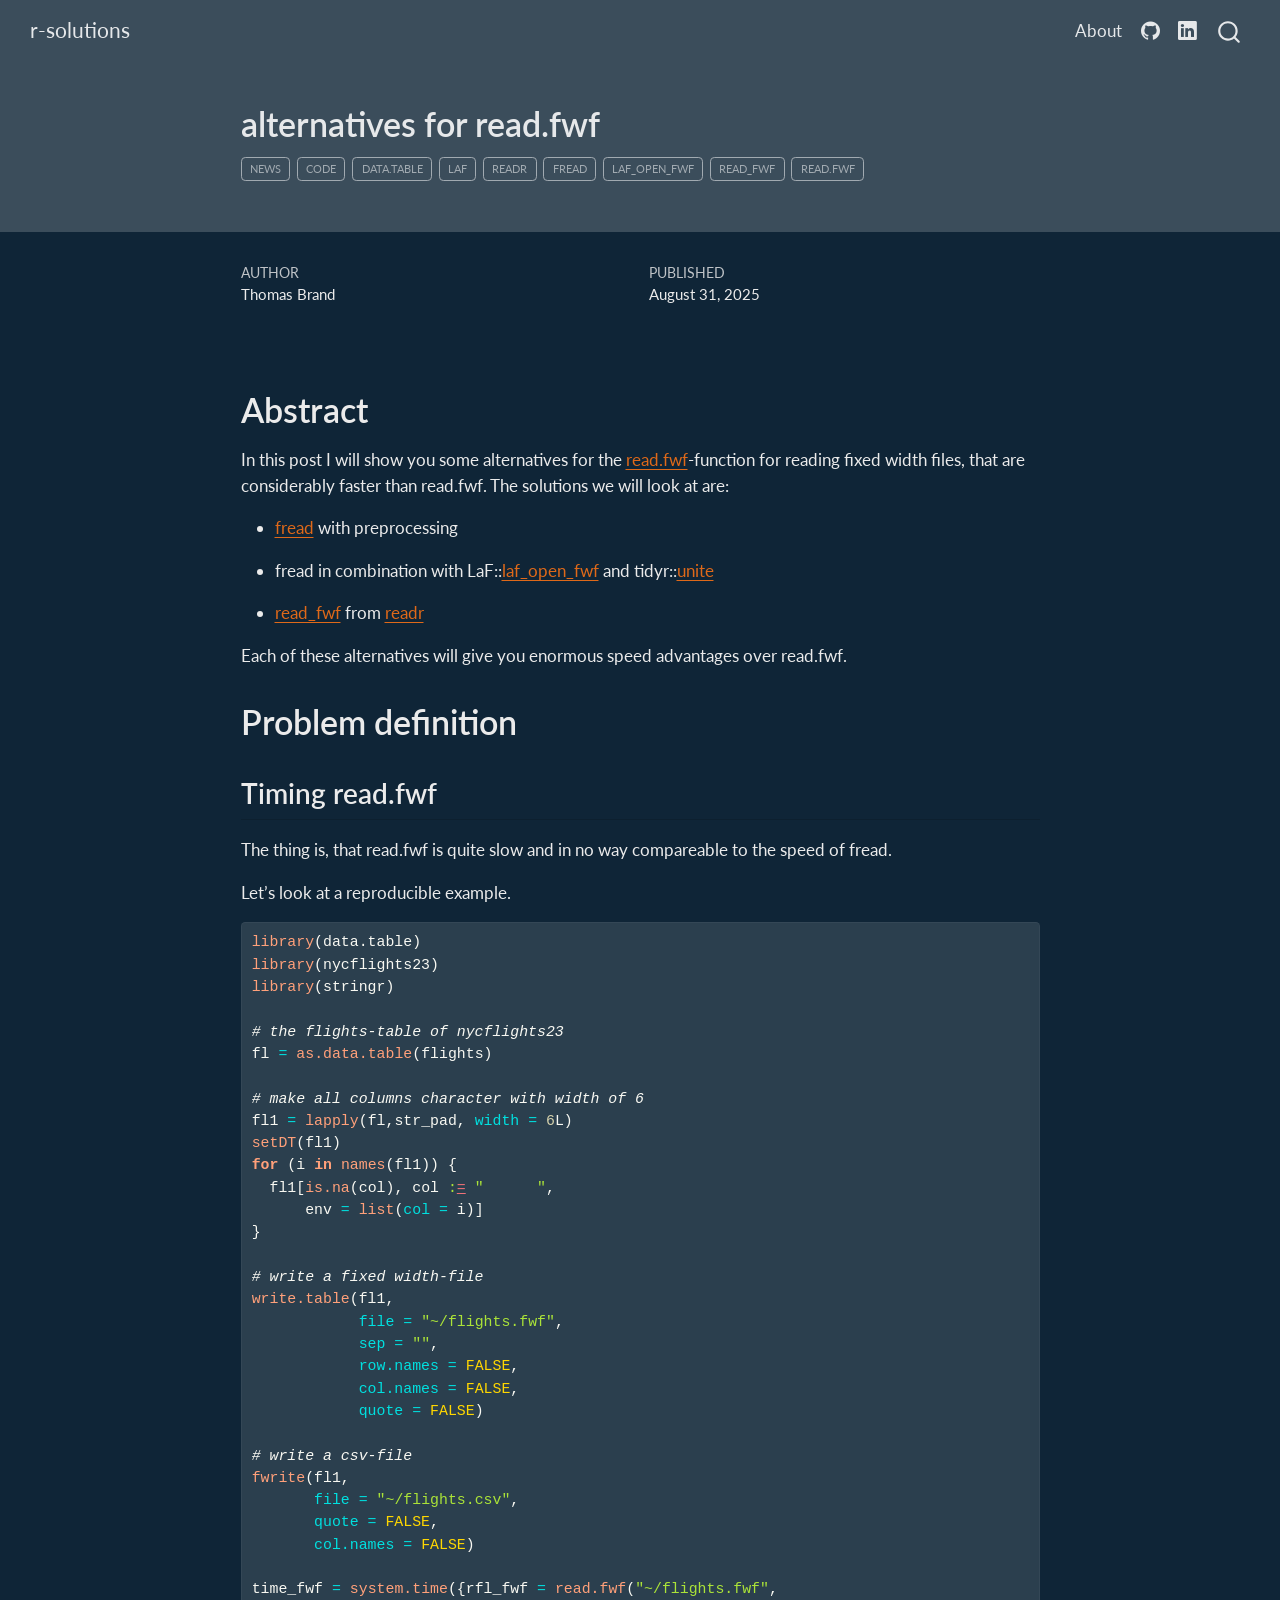
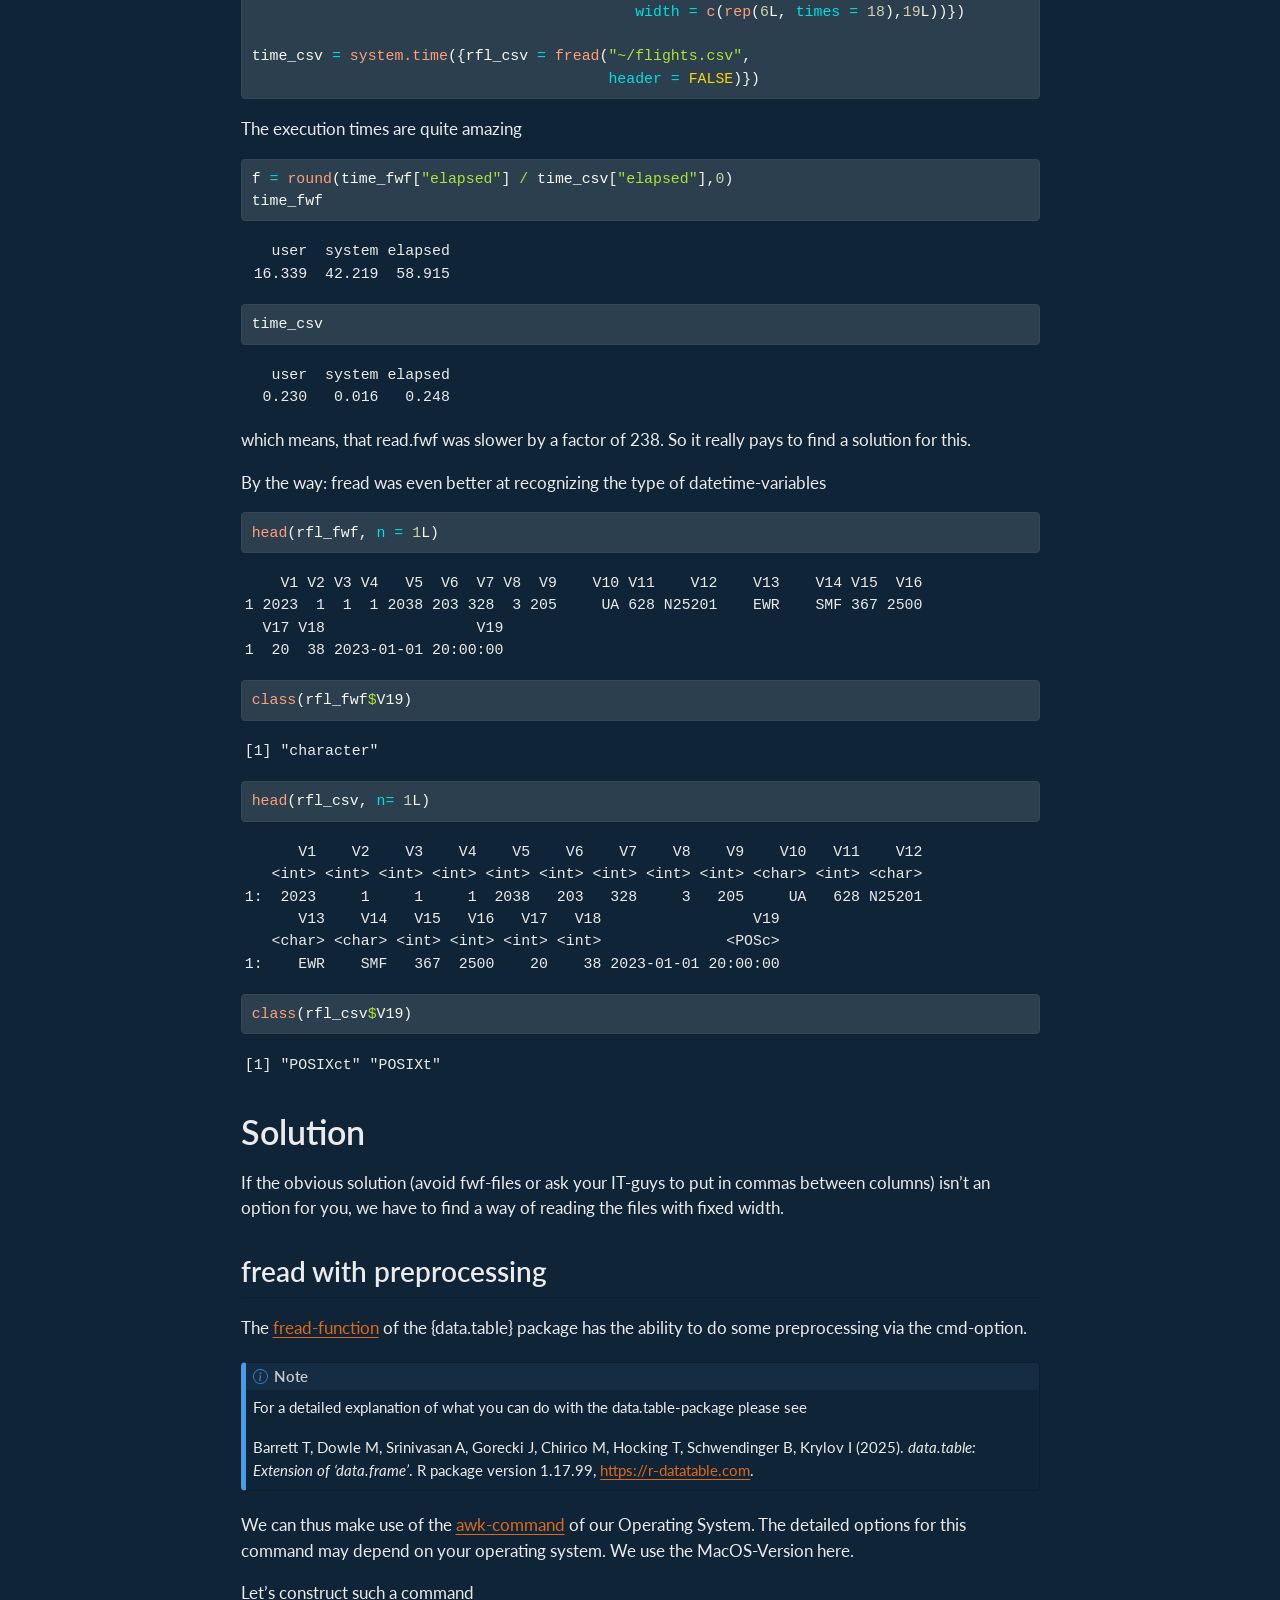
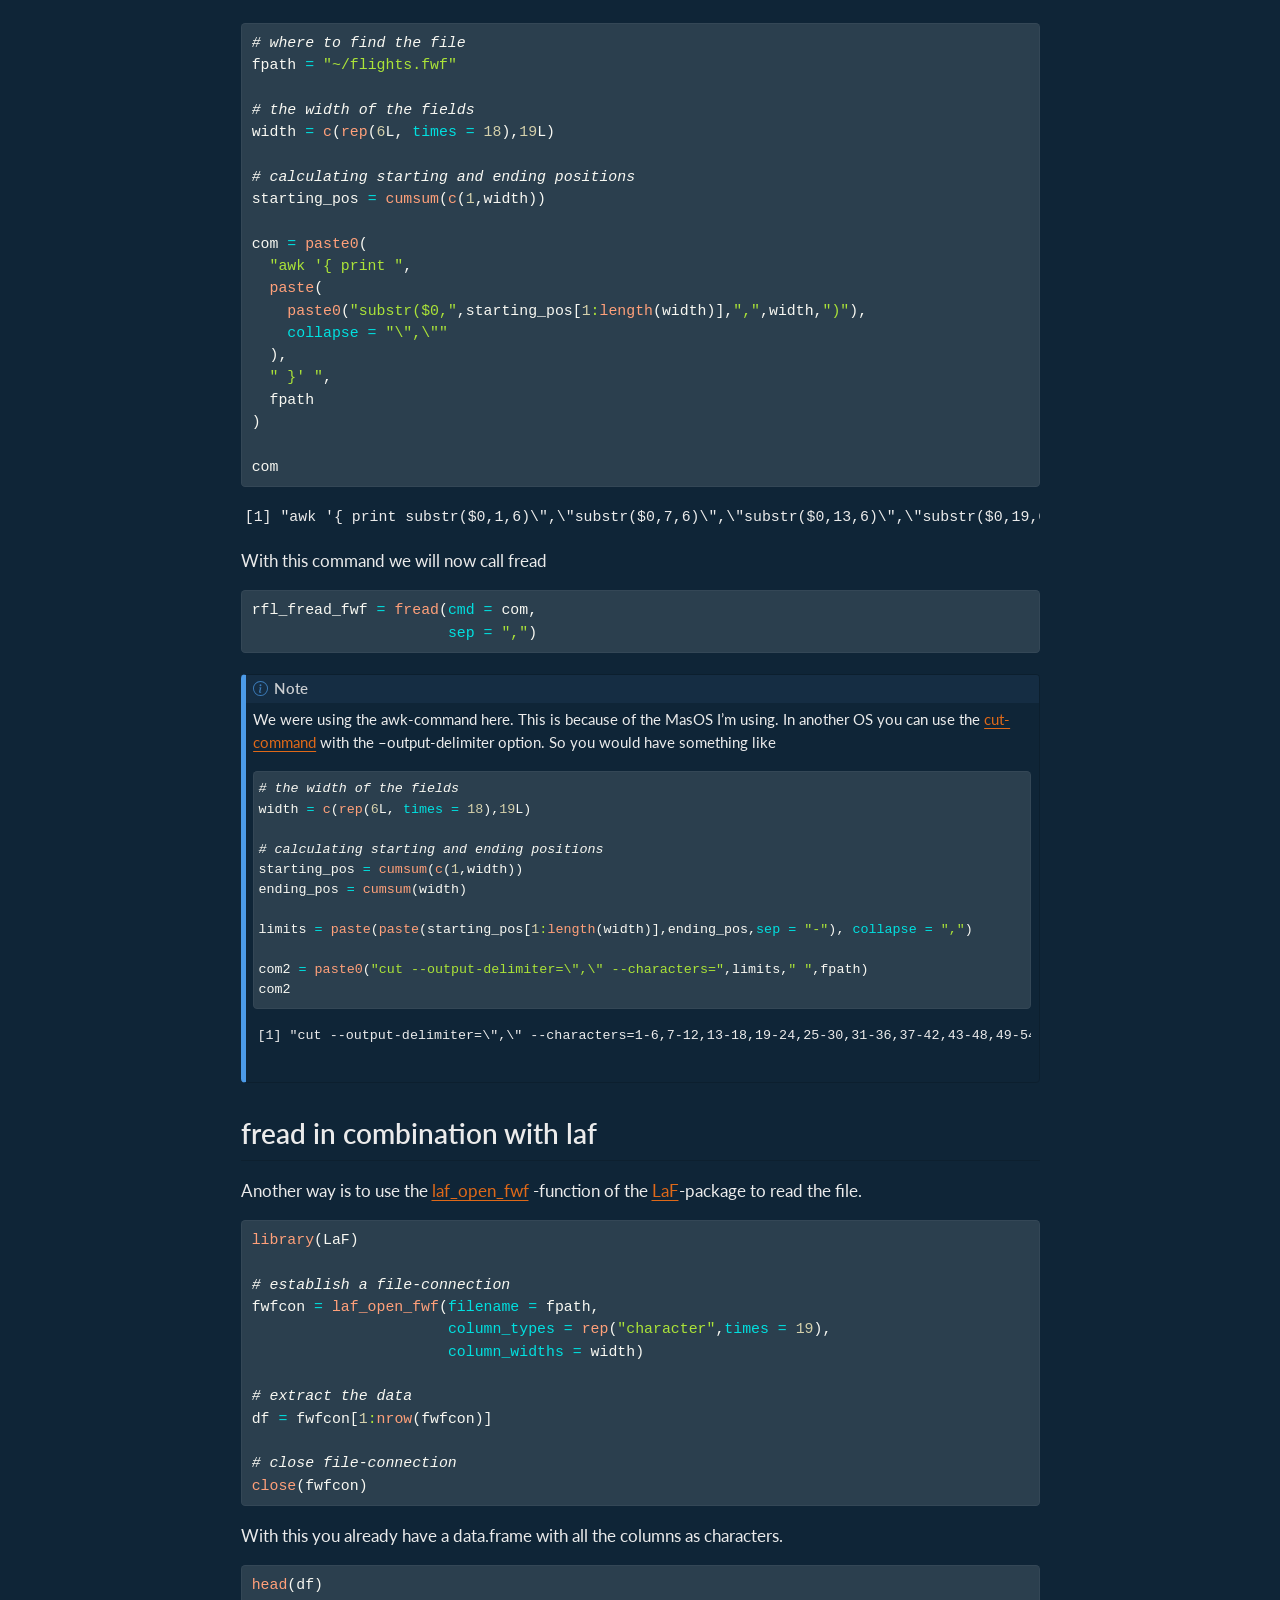
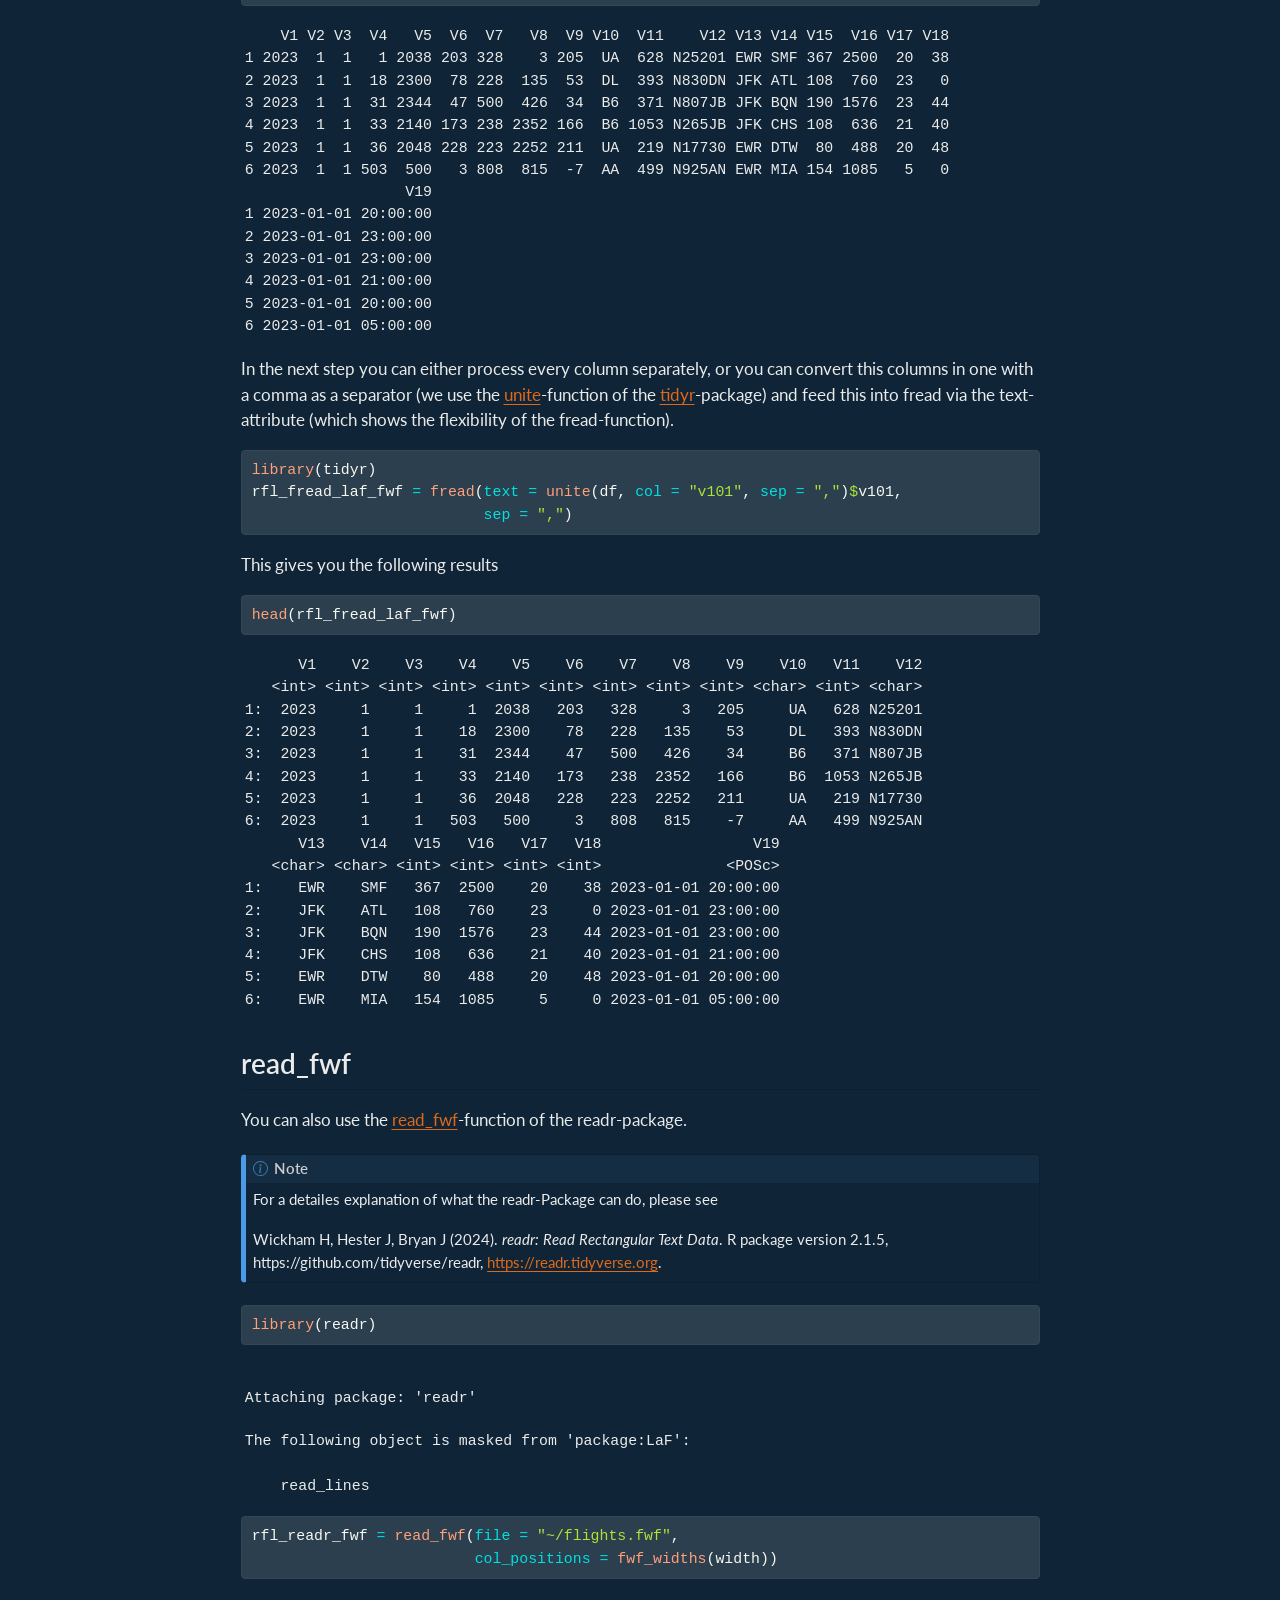
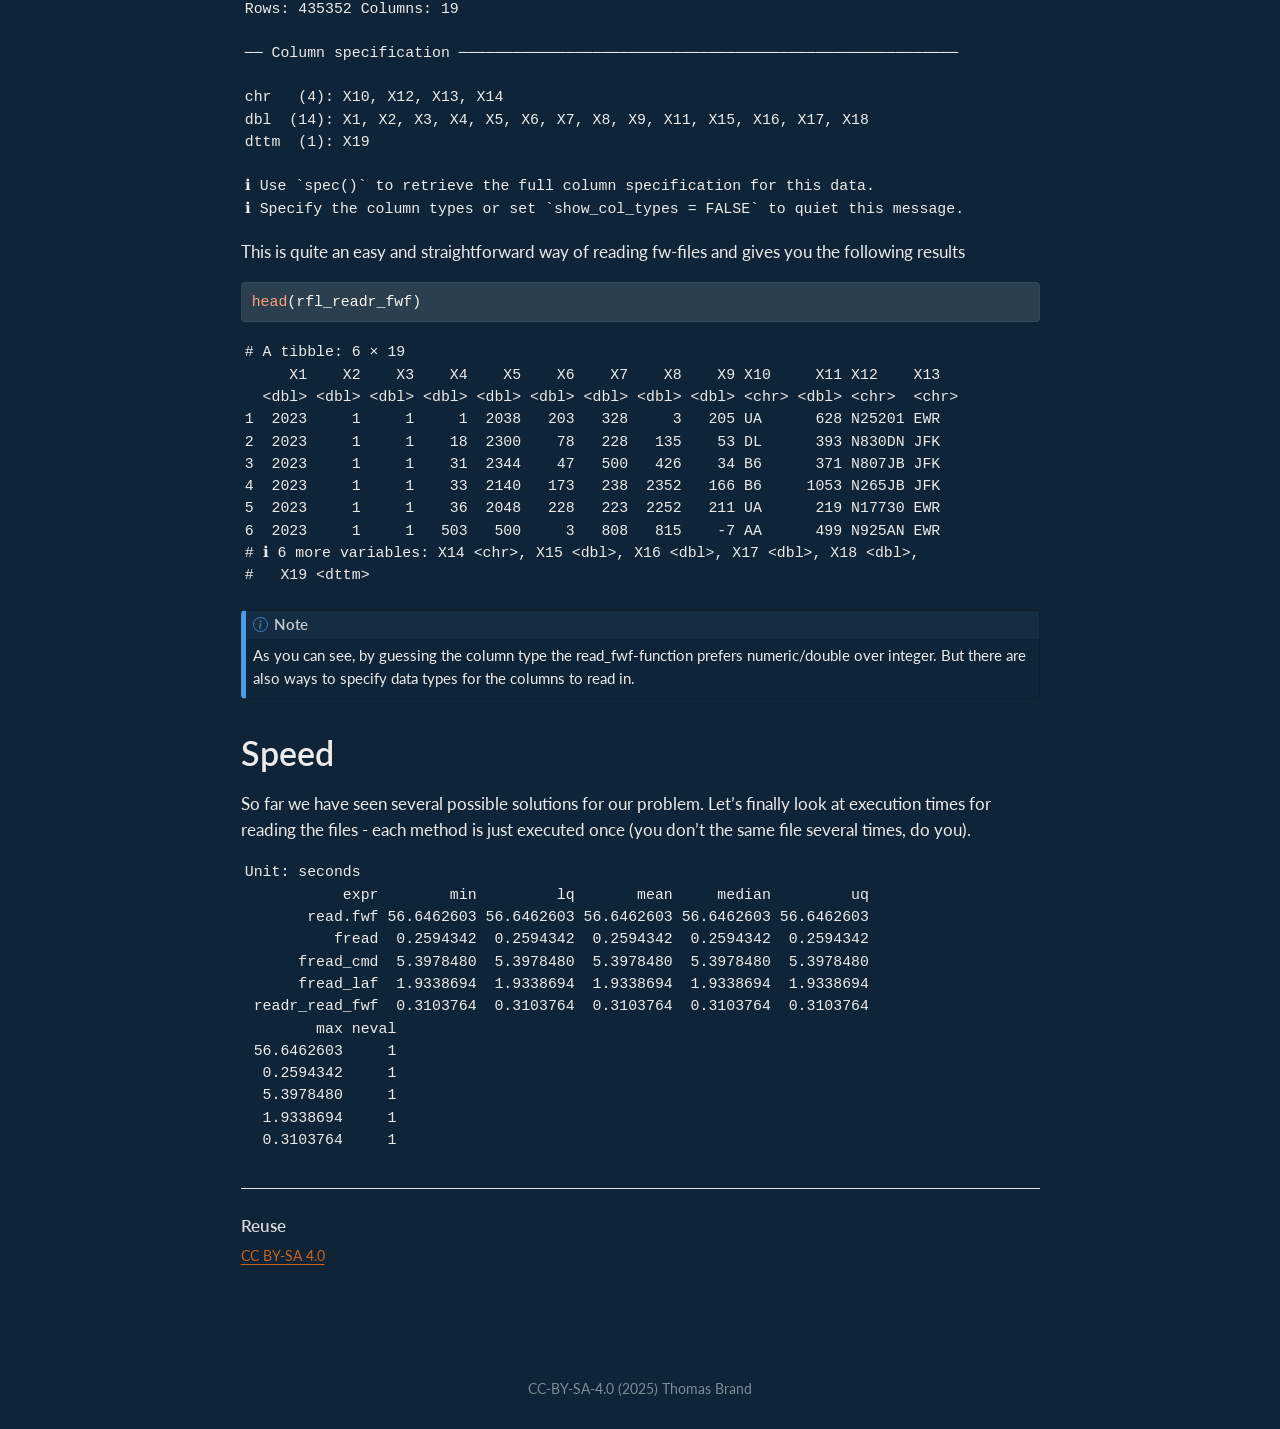
<file: docs/posts/alternatives-for-read.fwf/index.html>
<!DOCTYPE html>
<html xmlns="http://www.w3.org/1999/xhtml" lang="en" xml:lang="en"><head>

<meta charset="utf-8">
<meta name="generator" content="quarto-1.9.38">

<meta name="viewport" content="width=device-width, initial-scale=1.0, user-scalable=yes">

<meta name="author" content="Thomas Brand">
<meta name="dcterms.date" content="2025-08-31">

<title>alternatives for read.fwf – r-solutions</title>
<style>
/* Default styles provided by pandoc.
** See https://pandoc.org/MANUAL.html#variables-for-html for config info.
*/
code{white-space: pre-wrap;}
span.smallcaps{font-variant: small-caps;}
div.columns{display: flex; gap: min(4vw, 1.5em);}
div.column{flex: auto; overflow-x: auto;}
div.hanging-indent{margin-left: 1.5em; text-indent: -1.5em;}
ul.task-list{list-style: none;}
ul.task-list li input[type="checkbox"] {
  width: 0.8em;
  margin: 0 0.8em 0.2em -1em; /* quarto-specific, see https://github.com/quarto-dev/quarto-cli/issues/4556 */ 
  vertical-align: middle;
}
/* CSS for syntax highlighting */
html { -webkit-text-size-adjust: 100%; }
pre > code.sourceCode { white-space: pre; position: relative; }
pre > code.sourceCode > span { display: inline-block; line-height: 1.25; }
pre > code.sourceCode > span:empty { height: 1.2em; }
.sourceCode { overflow: visible; }
code.sourceCode > span { color: inherit; text-decoration: inherit; }
div.sourceCode { margin: 1em 0; }
pre.sourceCode { margin: 0; }
@media screen {
div.sourceCode { overflow: auto; }
}
@media print {
pre > code.sourceCode { white-space: pre-wrap; }
pre > code.sourceCode > span { text-indent: -5em; padding-left: 5em; }
}
pre.numberSource code
  { counter-reset: source-line 0; }
pre.numberSource code > span
  { position: relative; left: -4em; counter-increment: source-line; }
pre.numberSource code > span > a:first-child::before
  { content: counter(source-line);
    position: relative; left: -1em; text-align: right; vertical-align: baseline;
    border: none; display: inline-block;
    -webkit-touch-callout: none; -webkit-user-select: none;
    -khtml-user-select: none; -moz-user-select: none;
    -ms-user-select: none; user-select: none;
    padding: 0 4px; width: 4em;
  }
pre.numberSource { margin-left: 3em;  padding-left: 4px; }
div.sourceCode
  {   }
@media screen {
pre > code.sourceCode > span > a:first-child::before { text-decoration: underline; }
}
</style>


<script src="../../site_libs/quarto-nav/quarto-nav.js"></script>
<script src="../../site_libs/quarto-nav/headroom.min.js"></script>
<script src="../../site_libs/clipboard/clipboard.min.js"></script>
<script src="../../site_libs/quarto-search/autocomplete.umd.js"></script>
<script src="../../site_libs/quarto-search/fuse.min.js"></script>
<script src="../../site_libs/quarto-search/quarto-search.js"></script>
<meta name="quarto:offset" content="../../">
<script src="../../site_libs/quarto-html/quarto.js" type="module"></script>
<script src="../../site_libs/quarto-html/tabsets/tabsets.js" type="module"></script>
<script src="../../site_libs/quarto-html/popper.min.js"></script>
<script src="../../site_libs/quarto-html/tippy.umd.min.js"></script>
<script src="../../site_libs/quarto-html/anchor.min.js"></script>
<link href="../../site_libs/quarto-html/tippy.css" rel="stylesheet">
<link href="../../site_libs/quarto-html/quarto-syntax-highlighting-dark-0a6b7249c26820e032cb0bd839ff02b1.css" rel="stylesheet" id="quarto-text-highlighting-styles">
<script src="../../site_libs/bootstrap/bootstrap.min.js"></script>
<link href="../../site_libs/bootstrap/bootstrap-icons.css" rel="stylesheet">
<link href="../../site_libs/bootstrap/bootstrap-f452b10783ece9702d607fcf8de6a7fb.min.css" rel="stylesheet" append-hash="true" id="quarto-bootstrap" data-mode="dark">
<script id="quarto-search-options" type="application/json">{
  "location": "navbar",
  "copy-button": false,
  "collapse-after": 3,
  "panel-placement": "end",
  "type": "overlay",
  "limit": 50,
  "keyboard-shortcut": [
    "f",
    "/",
    "s"
  ],
  "show-item-context": false,
  "language": {
    "search-no-results-text": "No results",
    "search-matching-documents-text": "matching documents",
    "search-copy-link-title": "Copy link to search",
    "search-hide-matches-text": "Hide additional matches",
    "search-more-match-text": "more match in this document",
    "search-more-matches-text": "more matches in this document",
    "search-clear-button-title": "Clear",
    "search-text-placeholder": "",
    "search-detached-cancel-button-title": "Cancel",
    "search-submit-button-title": "Submit",
    "search-label": "Search"
  }
}</script>


<link rel="stylesheet" href="../../styles.css">
</head>

<body class="nav-fixed fullcontent quarto-light">

<div id="quarto-search-results"></div>
  <header id="quarto-header" class="headroom fixed-top quarto-banner">
    <nav class="navbar navbar-expand-lg " data-bs-theme="dark">
      <div class="navbar-container container-fluid">
      <div class="navbar-brand-container mx-auto">
    <a class="navbar-brand" href="../../index.html">
    <span class="navbar-title">r-solutions</span>
    </a>
  </div>
            <div id="quarto-search" class="" title="Search"></div>
          <button class="navbar-toggler" type="button" data-bs-toggle="collapse" data-bs-target="#navbarCollapse" aria-controls="navbarCollapse" role="menu" aria-expanded="false" aria-label="Toggle navigation" onclick="if (window.quartoToggleHeadroom) { window.quartoToggleHeadroom(); }">
  <span class="navbar-toggler-icon"></span>
</button>
          <div class="collapse navbar-collapse" id="navbarCollapse">
            <ul class="navbar-nav navbar-nav-scroll ms-auto">
  <li class="nav-item">
    <a class="nav-link" href="../../about.html"> 
<span class="menu-text">About</span></a>
  </li>  
  <li class="nav-item compact">
    <a class="nav-link" href="https://github.com/thomasbrand77"> <i class="bi bi-github" role="img">
</i> 
<span class="menu-text"></span></a>
  </li>  
  <li class="nav-item compact">
    <a class="nav-link" href="https://www.linkedin.com/in/thomas-brand-0b5324186/"> <i class="bi bi-linkedin" role="img">
</i> 
<span class="menu-text"></span></a>
  </li>  
</ul>
          </div> <!-- /navcollapse -->
            <div class="quarto-navbar-tools">
</div>
      </div> <!-- /container-fluid -->
    </nav>
</header>
<!-- content -->
<header id="title-block-header" class="quarto-title-block default page-columns page-full">
  <div class="quarto-title-banner page-columns page-full">
    <div class="quarto-title column-body">
      <h1 class="title">alternatives for read.fwf</h1>
                                <div class="quarto-categories">
                <div class="quarto-category">news</div>
                <div class="quarto-category">code</div>
                <div class="quarto-category">data.table</div>
                <div class="quarto-category">LaF</div>
                <div class="quarto-category">readr</div>
                <div class="quarto-category">fread</div>
                <div class="quarto-category">laf_open_fwf</div>
                <div class="quarto-category">read_fwf</div>
                <div class="quarto-category">read.fwf</div>
              </div>
                  </div>
  </div>
    
  
  <div class="quarto-title-meta">

      <div>
      <div class="quarto-title-meta-heading">Author</div>
      <div class="quarto-title-meta-contents">
               <p>Thomas Brand </p>
            </div>
    </div>
      
      <div>
      <div class="quarto-title-meta-heading">Published</div>
      <div class="quarto-title-meta-contents">
        <p class="date">August 31, 2025</p>
      </div>
    </div>
    
      
    </div>
    
  
  </header><div id="quarto-content" class="quarto-container page-columns page-rows-contents page-layout-article page-navbar">
<!-- sidebar -->
<!-- margin-sidebar -->
    
<!-- main -->
<main class="content quarto-banner-title-block" id="quarto-document-content">





<section id="abstract" class="level1">
<h1>Abstract</h1>
<p>In this post I will show you some alternatives for the <a href="https://www.rdocumentation.org/packages/utils/versions/3.6.2/topics/read.fwf">read.fwf</a>-function for reading fixed width files, that are considerably faster than read.fwf. The solutions we will look at are:</p>
<ul>
<li><p><a href="https://rdatatable.gitlab.io/data.table/reference/fread.html">fread</a> with preprocessing</p></li>
<li><p>fread in combination with LaF::<a href="https://cran.r-project.org/web/packages/LaF/refman/LaF.html#laf_open_fwf">laf_open_fwf</a> and tidyr::<a href="https://tidyr.tidyverse.org/reference/unite.html">unite</a></p></li>
<li><p><a href="https://readr.tidyverse.org/reference/read_fwf.html">read_fwf</a> from <a href="https://readr.tidyverse.org/index.html">readr</a></p></li>
</ul>
<p>Each of these alternatives will give you enormous speed advantages over read.fwf.</p>
</section>
<section id="problem-definition" class="level1">
<h1>Problem definition</h1>
<section id="timing-read.fwf" class="level2">
<h2 class="anchored" data-anchor-id="timing-read.fwf">Timing read.fwf</h2>
<p>The thing is, that read.fwf is quite slow and in no way compareable to the speed of fread.</p>
<p>Let’s look at a reproducible example.</p>
<div class="cell">
<div class="code-copy-outer-scaffold"><div class="sourceCode cell-code" id="cb1"><pre class="sourceCode r code-with-copy"><code class="sourceCode r"><span id="cb1-1"><a href="#cb1-1" aria-hidden="true" tabindex="-1"></a><span class="fu">library</span>(data.table)</span>
<span id="cb1-2"><a href="#cb1-2" aria-hidden="true" tabindex="-1"></a><span class="fu">library</span>(nycflights23)</span>
<span id="cb1-3"><a href="#cb1-3" aria-hidden="true" tabindex="-1"></a><span class="fu">library</span>(stringr)</span>
<span id="cb1-4"><a href="#cb1-4" aria-hidden="true" tabindex="-1"></a></span>
<span id="cb1-5"><a href="#cb1-5" aria-hidden="true" tabindex="-1"></a><span class="co"># the flights-table of nycflights23</span></span>
<span id="cb1-6"><a href="#cb1-6" aria-hidden="true" tabindex="-1"></a>fl <span class="ot">=</span> <span class="fu">as.data.table</span>(flights)</span>
<span id="cb1-7"><a href="#cb1-7" aria-hidden="true" tabindex="-1"></a></span>
<span id="cb1-8"><a href="#cb1-8" aria-hidden="true" tabindex="-1"></a><span class="co"># make all columns character with width of 6</span></span>
<span id="cb1-9"><a href="#cb1-9" aria-hidden="true" tabindex="-1"></a>fl1 <span class="ot">=</span> <span class="fu">lapply</span>(fl,str_pad, <span class="at">width =</span> <span class="dv">6</span>L)</span>
<span id="cb1-10"><a href="#cb1-10" aria-hidden="true" tabindex="-1"></a><span class="fu">setDT</span>(fl1)</span>
<span id="cb1-11"><a href="#cb1-11" aria-hidden="true" tabindex="-1"></a><span class="cf">for</span> (i <span class="cf">in</span> <span class="fu">names</span>(fl1)) {</span>
<span id="cb1-12"><a href="#cb1-12" aria-hidden="true" tabindex="-1"></a>  fl1[<span class="fu">is.na</span>(col), col <span class="sc">:</span><span class="er">=</span> <span class="st">"      "</span>,</span>
<span id="cb1-13"><a href="#cb1-13" aria-hidden="true" tabindex="-1"></a>      env <span class="ot">=</span> <span class="fu">list</span>(<span class="at">col =</span> i)]</span>
<span id="cb1-14"><a href="#cb1-14" aria-hidden="true" tabindex="-1"></a>}</span>
<span id="cb1-15"><a href="#cb1-15" aria-hidden="true" tabindex="-1"></a></span>
<span id="cb1-16"><a href="#cb1-16" aria-hidden="true" tabindex="-1"></a><span class="co"># write a fixed width-file</span></span>
<span id="cb1-17"><a href="#cb1-17" aria-hidden="true" tabindex="-1"></a><span class="fu">write.table</span>(fl1,</span>
<span id="cb1-18"><a href="#cb1-18" aria-hidden="true" tabindex="-1"></a>            <span class="at">file =</span> <span class="st">"~/flights.fwf"</span>,</span>
<span id="cb1-19"><a href="#cb1-19" aria-hidden="true" tabindex="-1"></a>            <span class="at">sep =</span> <span class="st">""</span>,</span>
<span id="cb1-20"><a href="#cb1-20" aria-hidden="true" tabindex="-1"></a>            <span class="at">row.names =</span> <span class="cn">FALSE</span>,</span>
<span id="cb1-21"><a href="#cb1-21" aria-hidden="true" tabindex="-1"></a>            <span class="at">col.names =</span> <span class="cn">FALSE</span>,</span>
<span id="cb1-22"><a href="#cb1-22" aria-hidden="true" tabindex="-1"></a>            <span class="at">quote =</span> <span class="cn">FALSE</span>)</span>
<span id="cb1-23"><a href="#cb1-23" aria-hidden="true" tabindex="-1"></a></span>
<span id="cb1-24"><a href="#cb1-24" aria-hidden="true" tabindex="-1"></a><span class="co"># write a csv-file</span></span>
<span id="cb1-25"><a href="#cb1-25" aria-hidden="true" tabindex="-1"></a><span class="fu">fwrite</span>(fl1,</span>
<span id="cb1-26"><a href="#cb1-26" aria-hidden="true" tabindex="-1"></a>       <span class="at">file =</span> <span class="st">"~/flights.csv"</span>,</span>
<span id="cb1-27"><a href="#cb1-27" aria-hidden="true" tabindex="-1"></a>       <span class="at">quote =</span> <span class="cn">FALSE</span>,</span>
<span id="cb1-28"><a href="#cb1-28" aria-hidden="true" tabindex="-1"></a>       <span class="at">col.names =</span> <span class="cn">FALSE</span>)</span>
<span id="cb1-29"><a href="#cb1-29" aria-hidden="true" tabindex="-1"></a></span>
<span id="cb1-30"><a href="#cb1-30" aria-hidden="true" tabindex="-1"></a>time_fwf <span class="ot">=</span> <span class="fu">system.time</span>({rfl_fwf <span class="ot">=</span> <span class="fu">read.fwf</span>(<span class="st">"~/flights.fwf"</span>,</span>
<span id="cb1-31"><a href="#cb1-31" aria-hidden="true" tabindex="-1"></a>                                           <span class="at">width =</span> <span class="fu">c</span>(<span class="fu">rep</span>(<span class="dv">6</span>L, <span class="at">times =</span> <span class="dv">18</span>),<span class="dv">19</span>L))})</span>
<span id="cb1-32"><a href="#cb1-32" aria-hidden="true" tabindex="-1"></a></span>
<span id="cb1-33"><a href="#cb1-33" aria-hidden="true" tabindex="-1"></a>time_csv <span class="ot">=</span> <span class="fu">system.time</span>({rfl_csv <span class="ot">=</span> <span class="fu">fread</span>(<span class="st">"~/flights.csv"</span>,</span>
<span id="cb1-34"><a href="#cb1-34" aria-hidden="true" tabindex="-1"></a>                                        <span class="at">header =</span> <span class="cn">FALSE</span>)})</span></code></pre></div><button title="Copy to Clipboard" class="code-copy-button"><i class="bi"></i></button></div>
</div>
<p>The execution times are quite amazing</p>
<div class="cell">
<div class="code-copy-outer-scaffold"><div class="sourceCode cell-code" id="cb2"><pre class="sourceCode r code-with-copy"><code class="sourceCode r"><span id="cb2-1"><a href="#cb2-1" aria-hidden="true" tabindex="-1"></a>f <span class="ot">=</span> <span class="fu">round</span>(time_fwf[<span class="st">"elapsed"</span>] <span class="sc">/</span> time_csv[<span class="st">"elapsed"</span>],<span class="dv">0</span>)</span>
<span id="cb2-2"><a href="#cb2-2" aria-hidden="true" tabindex="-1"></a>time_fwf</span></code></pre></div><button title="Copy to Clipboard" class="code-copy-button"><i class="bi"></i></button></div>
<div class="cell-output cell-output-stdout">
<pre><code>   user  system elapsed 
 16.339  42.219  58.915 </code></pre>
</div>
<div class="code-copy-outer-scaffold"><div class="sourceCode cell-code" id="cb4"><pre class="sourceCode r code-with-copy"><code class="sourceCode r"><span id="cb4-1"><a href="#cb4-1" aria-hidden="true" tabindex="-1"></a>time_csv</span></code></pre></div><button title="Copy to Clipboard" class="code-copy-button"><i class="bi"></i></button></div>
<div class="cell-output cell-output-stdout">
<pre><code>   user  system elapsed 
  0.230   0.016   0.248 </code></pre>
</div>
</div>
<p>which means, that read.fwf was slower by a factor of 238. So it really pays to find a solution for this.</p>
<p>By the way: fread was even better at recognizing the type of datetime-variables</p>
<div class="cell">
<div class="code-copy-outer-scaffold"><div class="sourceCode cell-code" id="cb6"><pre class="sourceCode r code-with-copy"><code class="sourceCode r"><span id="cb6-1"><a href="#cb6-1" aria-hidden="true" tabindex="-1"></a><span class="fu">head</span>(rfl_fwf, <span class="at">n =</span> <span class="dv">1</span>L)</span></code></pre></div><button title="Copy to Clipboard" class="code-copy-button"><i class="bi"></i></button></div>
<div class="cell-output cell-output-stdout">
<pre><code>    V1 V2 V3 V4   V5  V6  V7 V8  V9    V10 V11    V12    V13    V14 V15  V16
1 2023  1  1  1 2038 203 328  3 205     UA 628 N25201    EWR    SMF 367 2500
  V17 V18                 V19
1  20  38 2023-01-01 20:00:00</code></pre>
</div>
</div>
<div class="cell">
<div class="code-copy-outer-scaffold"><div class="sourceCode cell-code" id="cb8"><pre class="sourceCode r code-with-copy"><code class="sourceCode r"><span id="cb8-1"><a href="#cb8-1" aria-hidden="true" tabindex="-1"></a><span class="fu">class</span>(rfl_fwf<span class="sc">$</span>V19)</span></code></pre></div><button title="Copy to Clipboard" class="code-copy-button"><i class="bi"></i></button></div>
<div class="cell-output cell-output-stdout">
<pre><code>[1] "character"</code></pre>
</div>
</div>
<div class="cell">
<div class="code-copy-outer-scaffold"><div class="sourceCode cell-code" id="cb10"><pre class="sourceCode r code-with-copy"><code class="sourceCode r"><span id="cb10-1"><a href="#cb10-1" aria-hidden="true" tabindex="-1"></a><span class="fu">head</span>(rfl_csv, <span class="at">n=</span> <span class="dv">1</span>L)</span></code></pre></div><button title="Copy to Clipboard" class="code-copy-button"><i class="bi"></i></button></div>
<div class="cell-output cell-output-stdout">
<pre><code>      V1    V2    V3    V4    V5    V6    V7    V8    V9    V10   V11    V12
   &lt;int&gt; &lt;int&gt; &lt;int&gt; &lt;int&gt; &lt;int&gt; &lt;int&gt; &lt;int&gt; &lt;int&gt; &lt;int&gt; &lt;char&gt; &lt;int&gt; &lt;char&gt;
1:  2023     1     1     1  2038   203   328     3   205     UA   628 N25201
      V13    V14   V15   V16   V17   V18                 V19
   &lt;char&gt; &lt;char&gt; &lt;int&gt; &lt;int&gt; &lt;int&gt; &lt;int&gt;              &lt;POSc&gt;
1:    EWR    SMF   367  2500    20    38 2023-01-01 20:00:00</code></pre>
</div>
</div>
<div class="cell">
<div class="code-copy-outer-scaffold"><div class="sourceCode cell-code" id="cb12"><pre class="sourceCode r code-with-copy"><code class="sourceCode r"><span id="cb12-1"><a href="#cb12-1" aria-hidden="true" tabindex="-1"></a><span class="fu">class</span>(rfl_csv<span class="sc">$</span>V19)</span></code></pre></div><button title="Copy to Clipboard" class="code-copy-button"><i class="bi"></i></button></div>
<div class="cell-output cell-output-stdout">
<pre><code>[1] "POSIXct" "POSIXt" </code></pre>
</div>
</div>
</section>
</section>
<section id="solution" class="level1">
<h1>Solution</h1>
<p>If the obvious solution (avoid fwf-files or ask your IT-guys to put in commas between columns) isn’t an option for you, we have to find a way of reading the files with fixed width.</p>
<section id="fread-with-preprocessing" class="level2">
<h2 class="anchored" data-anchor-id="fread-with-preprocessing">fread with preprocessing</h2>
<p>The <a href="https://rdatatable.gitlab.io/data.table/reference/fread.html">fread-function</a> of the {data.table} package has the ability to do some preprocessing via the cmd-option.</p>
<div class="callout callout-style-default callout-note callout-titled">
<div class="callout-header d-flex align-content-center">
<div class="callout-icon-container">
<i class="callout-icon"></i>
</div>
<div class="callout-title-container flex-fill">
Note
</div>
</div>
<div class="callout-body-container callout-body">
<p>For a detailed explanation of what you can do with the data.table-package please see</p>
<p>Barrett T, Dowle M, Srinivasan A, Gorecki J, Chirico M, Hocking T, Schwendinger B, Krylov I (2025).&nbsp;<em>data.table: Extension of ‘data.frame’</em>. R package version 1.17.99,&nbsp;<a href="https://r-datatable.com/">https://r-datatable.com</a>.</p>
</div>
</div>
<p>We can thus make use of the <a href="https://www.gnu.org/software/gawk/manual/gawk.html">awk-command</a> of our Operating System. The detailed options for this command may depend on your operating system. We use the MacOS-Version here.</p>
<p>Let’s construct such a command</p>
<div class="cell">
<div class="code-copy-outer-scaffold"><div class="sourceCode cell-code" id="cb14"><pre class="sourceCode r code-with-copy"><code class="sourceCode r"><span id="cb14-1"><a href="#cb14-1" aria-hidden="true" tabindex="-1"></a><span class="co"># where to find the file</span></span>
<span id="cb14-2"><a href="#cb14-2" aria-hidden="true" tabindex="-1"></a>fpath <span class="ot">=</span> <span class="st">"~/flights.fwf"</span></span>
<span id="cb14-3"><a href="#cb14-3" aria-hidden="true" tabindex="-1"></a></span>
<span id="cb14-4"><a href="#cb14-4" aria-hidden="true" tabindex="-1"></a><span class="co"># the width of the fields</span></span>
<span id="cb14-5"><a href="#cb14-5" aria-hidden="true" tabindex="-1"></a>width <span class="ot">=</span> <span class="fu">c</span>(<span class="fu">rep</span>(<span class="dv">6</span>L, <span class="at">times =</span> <span class="dv">18</span>),<span class="dv">19</span>L)</span>
<span id="cb14-6"><a href="#cb14-6" aria-hidden="true" tabindex="-1"></a></span>
<span id="cb14-7"><a href="#cb14-7" aria-hidden="true" tabindex="-1"></a><span class="co"># calculating starting and ending positions</span></span>
<span id="cb14-8"><a href="#cb14-8" aria-hidden="true" tabindex="-1"></a>starting_pos <span class="ot">=</span> <span class="fu">cumsum</span>(<span class="fu">c</span>(<span class="dv">1</span>,width))</span>
<span id="cb14-9"><a href="#cb14-9" aria-hidden="true" tabindex="-1"></a></span>
<span id="cb14-10"><a href="#cb14-10" aria-hidden="true" tabindex="-1"></a>com <span class="ot">=</span> <span class="fu">paste0</span>(</span>
<span id="cb14-11"><a href="#cb14-11" aria-hidden="true" tabindex="-1"></a>  <span class="st">"awk '{ print "</span>,</span>
<span id="cb14-12"><a href="#cb14-12" aria-hidden="true" tabindex="-1"></a>  <span class="fu">paste</span>(</span>
<span id="cb14-13"><a href="#cb14-13" aria-hidden="true" tabindex="-1"></a>    <span class="fu">paste0</span>(<span class="st">"substr($0,"</span>,starting_pos[<span class="dv">1</span><span class="sc">:</span><span class="fu">length</span>(width)],<span class="st">","</span>,width,<span class="st">")"</span>),</span>
<span id="cb14-14"><a href="#cb14-14" aria-hidden="true" tabindex="-1"></a>    <span class="at">collapse =</span> <span class="st">"</span><span class="sc">\"</span><span class="st">,</span><span class="sc">\"</span><span class="st">"</span></span>
<span id="cb14-15"><a href="#cb14-15" aria-hidden="true" tabindex="-1"></a>  ),</span>
<span id="cb14-16"><a href="#cb14-16" aria-hidden="true" tabindex="-1"></a>  <span class="st">" }' "</span>,</span>
<span id="cb14-17"><a href="#cb14-17" aria-hidden="true" tabindex="-1"></a>  fpath</span>
<span id="cb14-18"><a href="#cb14-18" aria-hidden="true" tabindex="-1"></a>)</span>
<span id="cb14-19"><a href="#cb14-19" aria-hidden="true" tabindex="-1"></a></span>
<span id="cb14-20"><a href="#cb14-20" aria-hidden="true" tabindex="-1"></a>com</span></code></pre></div><button title="Copy to Clipboard" class="code-copy-button"><i class="bi"></i></button></div>
<div class="cell-output cell-output-stdout">
<pre><code>[1] "awk '{ print substr($0,1,6)\",\"substr($0,7,6)\",\"substr($0,13,6)\",\"substr($0,19,6)\",\"substr($0,25,6)\",\"substr($0,31,6)\",\"substr($0,37,6)\",\"substr($0,43,6)\",\"substr($0,49,6)\",\"substr($0,55,6)\",\"substr($0,61,6)\",\"substr($0,67,6)\",\"substr($0,73,6)\",\"substr($0,79,6)\",\"substr($0,85,6)\",\"substr($0,91,6)\",\"substr($0,97,6)\",\"substr($0,103,6)\",\"substr($0,109,19) }' ~/flights.fwf"</code></pre>
</div>
</div>
<p>With this command we will now call fread</p>
<div class="cell">
<div class="code-copy-outer-scaffold"><div class="sourceCode cell-code" id="cb16"><pre class="sourceCode r code-with-copy"><code class="sourceCode r"><span id="cb16-1"><a href="#cb16-1" aria-hidden="true" tabindex="-1"></a>rfl_fread_fwf <span class="ot">=</span> <span class="fu">fread</span>(<span class="at">cmd =</span> com,</span>
<span id="cb16-2"><a href="#cb16-2" aria-hidden="true" tabindex="-1"></a>                      <span class="at">sep =</span> <span class="st">","</span>)</span></code></pre></div><button title="Copy to Clipboard" class="code-copy-button"><i class="bi"></i></button></div>
</div>
<div class="callout callout-style-default callout-note callout-titled">
<div class="callout-header d-flex align-content-center">
<div class="callout-icon-container">
<i class="callout-icon"></i>
</div>
<div class="callout-title-container flex-fill">
Note
</div>
</div>
<div class="callout-body-container callout-body">
<p>We were using the awk-command here. This is because of the MasOS I’m using. In another OS you can use the <a href="https://wiki.ubuntuusers.de/cut/">cut-command</a> with the –output-delimiter option. So you would have something like</p>
<div class="cell">
<div class="code-copy-outer-scaffold"><div class="sourceCode cell-code" id="cb17"><pre class="sourceCode r code-with-copy"><code class="sourceCode r"><span id="cb17-1"><a href="#cb17-1" aria-hidden="true" tabindex="-1"></a><span class="co"># the width of the fields</span></span>
<span id="cb17-2"><a href="#cb17-2" aria-hidden="true" tabindex="-1"></a>width <span class="ot">=</span> <span class="fu">c</span>(<span class="fu">rep</span>(<span class="dv">6</span>L, <span class="at">times =</span> <span class="dv">18</span>),<span class="dv">19</span>L)</span>
<span id="cb17-3"><a href="#cb17-3" aria-hidden="true" tabindex="-1"></a></span>
<span id="cb17-4"><a href="#cb17-4" aria-hidden="true" tabindex="-1"></a><span class="co"># calculating starting and ending positions</span></span>
<span id="cb17-5"><a href="#cb17-5" aria-hidden="true" tabindex="-1"></a>starting_pos <span class="ot">=</span> <span class="fu">cumsum</span>(<span class="fu">c</span>(<span class="dv">1</span>,width))</span>
<span id="cb17-6"><a href="#cb17-6" aria-hidden="true" tabindex="-1"></a>ending_pos <span class="ot">=</span> <span class="fu">cumsum</span>(width)</span>
<span id="cb17-7"><a href="#cb17-7" aria-hidden="true" tabindex="-1"></a></span>
<span id="cb17-8"><a href="#cb17-8" aria-hidden="true" tabindex="-1"></a>limits <span class="ot">=</span> <span class="fu">paste</span>(<span class="fu">paste</span>(starting_pos[<span class="dv">1</span><span class="sc">:</span><span class="fu">length</span>(width)],ending_pos,<span class="at">sep =</span> <span class="st">"-"</span>), <span class="at">collapse =</span> <span class="st">","</span>)</span>
<span id="cb17-9"><a href="#cb17-9" aria-hidden="true" tabindex="-1"></a></span>
<span id="cb17-10"><a href="#cb17-10" aria-hidden="true" tabindex="-1"></a>com2 <span class="ot">=</span> <span class="fu">paste0</span>(<span class="st">"cut --output-delimiter=</span><span class="sc">\"</span><span class="st">,</span><span class="sc">\"</span><span class="st"> --characters="</span>,limits,<span class="st">" "</span>,fpath)</span>
<span id="cb17-11"><a href="#cb17-11" aria-hidden="true" tabindex="-1"></a>com2</span></code></pre></div><button title="Copy to Clipboard" class="code-copy-button"><i class="bi"></i></button></div>
<div class="cell-output cell-output-stdout">
<pre><code>[1] "cut --output-delimiter=\",\" --characters=1-6,7-12,13-18,19-24,25-30,31-36,37-42,43-48,49-54,55-60,61-66,67-72,73-78,79-84,85-90,91-96,97-102,103-108,109-127 ~/flights.fwf"</code></pre>
</div>
</div>
</div>
</div>
</section>
<section id="fread-in-combination-with-laf" class="level2">
<h2 class="anchored" data-anchor-id="fread-in-combination-with-laf">fread in combination with laf</h2>
<p>Another way is to use the <a href="https://cran.r-project.org/web/packages/LaF/refman/LaF.html#laf_open_fwf">laf_open_fwf</a> -function of the <a href="https://cran.r-project.org/package=LaF">LaF</a>-package to read the file.</p>
<div class="cell">
<div class="code-copy-outer-scaffold"><div class="sourceCode cell-code" id="cb19"><pre class="sourceCode r code-with-copy"><code class="sourceCode r"><span id="cb19-1"><a href="#cb19-1" aria-hidden="true" tabindex="-1"></a><span class="fu">library</span>(LaF)</span>
<span id="cb19-2"><a href="#cb19-2" aria-hidden="true" tabindex="-1"></a></span>
<span id="cb19-3"><a href="#cb19-3" aria-hidden="true" tabindex="-1"></a><span class="co"># establish a file-connection</span></span>
<span id="cb19-4"><a href="#cb19-4" aria-hidden="true" tabindex="-1"></a>fwfcon <span class="ot">=</span> <span class="fu">laf_open_fwf</span>(<span class="at">filename =</span> fpath,</span>
<span id="cb19-5"><a href="#cb19-5" aria-hidden="true" tabindex="-1"></a>                      <span class="at">column_types =</span> <span class="fu">rep</span>(<span class="st">"character"</span>,<span class="at">times =</span> <span class="dv">19</span>),</span>
<span id="cb19-6"><a href="#cb19-6" aria-hidden="true" tabindex="-1"></a>                      <span class="at">column_widths =</span> width)</span>
<span id="cb19-7"><a href="#cb19-7" aria-hidden="true" tabindex="-1"></a></span>
<span id="cb19-8"><a href="#cb19-8" aria-hidden="true" tabindex="-1"></a><span class="co"># extract the data</span></span>
<span id="cb19-9"><a href="#cb19-9" aria-hidden="true" tabindex="-1"></a>df <span class="ot">=</span> fwfcon[<span class="dv">1</span><span class="sc">:</span><span class="fu">nrow</span>(fwfcon)]</span>
<span id="cb19-10"><a href="#cb19-10" aria-hidden="true" tabindex="-1"></a></span>
<span id="cb19-11"><a href="#cb19-11" aria-hidden="true" tabindex="-1"></a><span class="co"># close file-connection</span></span>
<span id="cb19-12"><a href="#cb19-12" aria-hidden="true" tabindex="-1"></a><span class="fu">close</span>(fwfcon)</span></code></pre></div><button title="Copy to Clipboard" class="code-copy-button"><i class="bi"></i></button></div>
</div>
<p>With this you already have a data.frame with all the columns as characters.</p>
<div class="cell">
<div class="code-copy-outer-scaffold"><div class="sourceCode cell-code" id="cb20"><pre class="sourceCode r code-with-copy"><code class="sourceCode r"><span id="cb20-1"><a href="#cb20-1" aria-hidden="true" tabindex="-1"></a><span class="fu">head</span>(df)</span></code></pre></div><button title="Copy to Clipboard" class="code-copy-button"><i class="bi"></i></button></div>
<div class="cell-output cell-output-stdout">
<pre><code>    V1 V2 V3  V4   V5  V6  V7   V8  V9 V10  V11    V12 V13 V14 V15  V16 V17 V18
1 2023  1  1   1 2038 203 328    3 205  UA  628 N25201 EWR SMF 367 2500  20  38
2 2023  1  1  18 2300  78 228  135  53  DL  393 N830DN JFK ATL 108  760  23   0
3 2023  1  1  31 2344  47 500  426  34  B6  371 N807JB JFK BQN 190 1576  23  44
4 2023  1  1  33 2140 173 238 2352 166  B6 1053 N265JB JFK CHS 108  636  21  40
5 2023  1  1  36 2048 228 223 2252 211  UA  219 N17730 EWR DTW  80  488  20  48
6 2023  1  1 503  500   3 808  815  -7  AA  499 N925AN EWR MIA 154 1085   5   0
                  V19
1 2023-01-01 20:00:00
2 2023-01-01 23:00:00
3 2023-01-01 23:00:00
4 2023-01-01 21:00:00
5 2023-01-01 20:00:00
6 2023-01-01 05:00:00</code></pre>
</div>
</div>
<p>In the next step you can either process every column separately, or you can convert this columns in one with a comma as a separator (we use the <a href="https://tidyr.tidyverse.org/reference/unite.html">unite</a>-function of the <a href="https://tidyr.tidyverse.org/index.html">tidyr</a>-package) and feed this into fread via the text-attribute (which shows the flexibility of the fread-function).</p>
<div class="cell">
<div class="code-copy-outer-scaffold"><div class="sourceCode cell-code" id="cb22"><pre class="sourceCode r code-with-copy"><code class="sourceCode r"><span id="cb22-1"><a href="#cb22-1" aria-hidden="true" tabindex="-1"></a><span class="fu">library</span>(tidyr)</span>
<span id="cb22-2"><a href="#cb22-2" aria-hidden="true" tabindex="-1"></a>rfl_fread_laf_fwf <span class="ot">=</span> <span class="fu">fread</span>(<span class="at">text =</span> <span class="fu">unite</span>(df, <span class="at">col =</span> <span class="st">"v101"</span>, <span class="at">sep =</span> <span class="st">","</span>)<span class="sc">$</span>v101,</span>
<span id="cb22-3"><a href="#cb22-3" aria-hidden="true" tabindex="-1"></a>                          <span class="at">sep =</span> <span class="st">","</span>)</span></code></pre></div><button title="Copy to Clipboard" class="code-copy-button"><i class="bi"></i></button></div>
</div>
<p>This gives you the following results</p>
<div class="cell">
<div class="code-copy-outer-scaffold"><div class="sourceCode cell-code" id="cb23"><pre class="sourceCode r code-with-copy"><code class="sourceCode r"><span id="cb23-1"><a href="#cb23-1" aria-hidden="true" tabindex="-1"></a><span class="fu">head</span>(rfl_fread_laf_fwf)</span></code></pre></div><button title="Copy to Clipboard" class="code-copy-button"><i class="bi"></i></button></div>
<div class="cell-output cell-output-stdout">
<pre><code>      V1    V2    V3    V4    V5    V6    V7    V8    V9    V10   V11    V12
   &lt;int&gt; &lt;int&gt; &lt;int&gt; &lt;int&gt; &lt;int&gt; &lt;int&gt; &lt;int&gt; &lt;int&gt; &lt;int&gt; &lt;char&gt; &lt;int&gt; &lt;char&gt;
1:  2023     1     1     1  2038   203   328     3   205     UA   628 N25201
2:  2023     1     1    18  2300    78   228   135    53     DL   393 N830DN
3:  2023     1     1    31  2344    47   500   426    34     B6   371 N807JB
4:  2023     1     1    33  2140   173   238  2352   166     B6  1053 N265JB
5:  2023     1     1    36  2048   228   223  2252   211     UA   219 N17730
6:  2023     1     1   503   500     3   808   815    -7     AA   499 N925AN
      V13    V14   V15   V16   V17   V18                 V19
   &lt;char&gt; &lt;char&gt; &lt;int&gt; &lt;int&gt; &lt;int&gt; &lt;int&gt;              &lt;POSc&gt;
1:    EWR    SMF   367  2500    20    38 2023-01-01 20:00:00
2:    JFK    ATL   108   760    23     0 2023-01-01 23:00:00
3:    JFK    BQN   190  1576    23    44 2023-01-01 23:00:00
4:    JFK    CHS   108   636    21    40 2023-01-01 21:00:00
5:    EWR    DTW    80   488    20    48 2023-01-01 20:00:00
6:    EWR    MIA   154  1085     5     0 2023-01-01 05:00:00</code></pre>
</div>
</div>
</section>
<section id="read_fwf" class="level2">
<h2 class="anchored" data-anchor-id="read_fwf">read_fwf</h2>
<p>You can also use the <a href="https://readr.tidyverse.org/reference/read_fwf.html">read_fwf</a>-function of the readr-package.</p>
<div class="callout callout-style-default callout-note callout-titled">
<div class="callout-header d-flex align-content-center">
<div class="callout-icon-container">
<i class="callout-icon"></i>
</div>
<div class="callout-title-container flex-fill">
Note
</div>
</div>
<div class="callout-body-container callout-body">
<p>For a detailes explanation of what the readr-Package can do, please see</p>
<p>Wickham H, Hester J, Bryan J (2024).&nbsp;<em>readr: Read Rectangular Text Data</em>. R package version 2.1.5, https://github.com/tidyverse/readr,&nbsp;<a href="https://readr.tidyverse.org/">https://readr.tidyverse.org</a>.</p>
</div>
</div>
<div class="cell">
<div class="code-copy-outer-scaffold"><div class="sourceCode cell-code" id="cb25"><pre class="sourceCode r code-with-copy"><code class="sourceCode r"><span id="cb25-1"><a href="#cb25-1" aria-hidden="true" tabindex="-1"></a><span class="fu">library</span>(readr)</span></code></pre></div><button title="Copy to Clipboard" class="code-copy-button"><i class="bi"></i></button></div>
<div class="cell-output cell-output-stderr">
<pre><code>
Attaching package: 'readr'</code></pre>
</div>
<div class="cell-output cell-output-stderr">
<pre><code>The following object is masked from 'package:LaF':

    read_lines</code></pre>
</div>
<div class="code-copy-outer-scaffold"><div class="sourceCode cell-code" id="cb28"><pre class="sourceCode r code-with-copy"><code class="sourceCode r"><span id="cb28-1"><a href="#cb28-1" aria-hidden="true" tabindex="-1"></a>rfl_readr_fwf <span class="ot">=</span> <span class="fu">read_fwf</span>(<span class="at">file =</span> <span class="st">"~/flights.fwf"</span>,</span>
<span id="cb28-2"><a href="#cb28-2" aria-hidden="true" tabindex="-1"></a>                         <span class="at">col_positions =</span> <span class="fu">fwf_widths</span>(width))</span></code></pre></div><button title="Copy to Clipboard" class="code-copy-button"><i class="bi"></i></button></div>
<div class="cell-output cell-output-stderr">
<pre><code>Rows: 435352 Columns: 19</code></pre>
</div>
<div class="cell-output cell-output-stderr">
<pre><code>── Column specification ────────────────────────────────────────────────────────

chr   (4): X10, X12, X13, X14
dbl  (14): X1, X2, X3, X4, X5, X6, X7, X8, X9, X11, X15, X16, X17, X18
dttm  (1): X19

ℹ Use `spec()` to retrieve the full column specification for this data.
ℹ Specify the column types or set `show_col_types = FALSE` to quiet this message.</code></pre>
</div>
</div>
<p>This is quite an easy and straightforward way of reading fw-files and gives you the following results</p>
<div class="cell">
<div class="code-copy-outer-scaffold"><div class="sourceCode cell-code" id="cb31"><pre class="sourceCode r code-with-copy"><code class="sourceCode r"><span id="cb31-1"><a href="#cb31-1" aria-hidden="true" tabindex="-1"></a><span class="fu">head</span>(rfl_readr_fwf)</span></code></pre></div><button title="Copy to Clipboard" class="code-copy-button"><i class="bi"></i></button></div>
<div class="cell-output cell-output-stdout">
<pre><code># A tibble: 6 × 19
     X1    X2    X3    X4    X5    X6    X7    X8    X9 X10     X11 X12    X13  
  &lt;dbl&gt; &lt;dbl&gt; &lt;dbl&gt; &lt;dbl&gt; &lt;dbl&gt; &lt;dbl&gt; &lt;dbl&gt; &lt;dbl&gt; &lt;dbl&gt; &lt;chr&gt; &lt;dbl&gt; &lt;chr&gt;  &lt;chr&gt;
1  2023     1     1     1  2038   203   328     3   205 UA      628 N25201 EWR  
2  2023     1     1    18  2300    78   228   135    53 DL      393 N830DN JFK  
3  2023     1     1    31  2344    47   500   426    34 B6      371 N807JB JFK  
4  2023     1     1    33  2140   173   238  2352   166 B6     1053 N265JB JFK  
5  2023     1     1    36  2048   228   223  2252   211 UA      219 N17730 EWR  
6  2023     1     1   503   500     3   808   815    -7 AA      499 N925AN EWR  
# ℹ 6 more variables: X14 &lt;chr&gt;, X15 &lt;dbl&gt;, X16 &lt;dbl&gt;, X17 &lt;dbl&gt;, X18 &lt;dbl&gt;,
#   X19 &lt;dttm&gt;</code></pre>
</div>
</div>
<div class="callout callout-style-default callout-note callout-titled">
<div class="callout-header d-flex align-content-center">
<div class="callout-icon-container">
<i class="callout-icon"></i>
</div>
<div class="callout-title-container flex-fill">
Note
</div>
</div>
<div class="callout-body-container callout-body">
<p>As you can see, by guessing the column type the read_fwf-function prefers numeric/double over integer. But there are also ways to specify data types for the columns to read in.</p>
</div>
</div>
</section>
</section>
<section id="speed" class="level1">
<h1>Speed</h1>
<p>So far we have seen several possible solutions for our problem. Let’s finally look at execution times for reading the files - each method is just executed once (you don’t the same file several times, do you).</p>
<div class="cell">
<div class="cell-output cell-output-stdout">
<pre><code>Unit: seconds
           expr        min         lq       mean     median         uq
       read.fwf 56.6462603 56.6462603 56.6462603 56.6462603 56.6462603
          fread  0.2594342  0.2594342  0.2594342  0.2594342  0.2594342
      fread_cmd  5.3978480  5.3978480  5.3978480  5.3978480  5.3978480
      fread_laf  1.9338694  1.9338694  1.9338694  1.9338694  1.9338694
 readr_read_fwf  0.3103764  0.3103764  0.3103764  0.3103764  0.3103764
        max neval
 56.6462603     1
  0.2594342     1
  5.3978480     1
  1.9338694     1
  0.3103764     1</code></pre>
</div>
</div>


</section>

<div id="quarto-appendix" class="default"><section class="quarto-appendix-contents" id="quarto-reuse"><h2 class="anchored quarto-appendix-heading">Reuse</h2><div class="quarto-appendix-contents"><div><a rel="license" href="https://creativecommons.org/licenses/by-sa/4.0/">CC BY-SA 4.0</a></div></div></section></div></main> <!-- /main -->
<script id="quarto-html-after-body" type="application/javascript">
  window.document.addEventListener("DOMContentLoaded", function (event) {
    const icon = "";
    const anchorJS = new window.AnchorJS();
    anchorJS.options = {
      placement: 'right',
      icon: icon
    };
    anchorJS.add('.anchored');
    const isCodeAnnotation = (el) => {
      for (const clz of el.classList) {
        if (clz.startsWith('code-annotation-')) {                     
          return true;
        }
      }
      return false;
    }
    const onCopySuccess = function(e) {
      // button target
      const button = e.trigger;
      // don't keep focus
      button.blur();
      // flash "checked"
      button.classList.add('code-copy-button-checked');
      var currentTitle = button.getAttribute("title");
      button.setAttribute("title", "Copied!");
      let tooltip;
      if (window.bootstrap) {
        button.setAttribute("data-bs-toggle", "tooltip");
        button.setAttribute("data-bs-placement", "left");
        button.setAttribute("data-bs-title", "Copied!");
        tooltip = new bootstrap.Tooltip(button, 
          { trigger: "manual", 
            customClass: "code-copy-button-tooltip",
            offset: [0, -8]});
        tooltip.show();    
      }
      setTimeout(function() {
        if (tooltip) {
          tooltip.hide();
          button.removeAttribute("data-bs-title");
          button.removeAttribute("data-bs-toggle");
          button.removeAttribute("data-bs-placement");
        }
        button.setAttribute("title", currentTitle);
        button.classList.remove('code-copy-button-checked');
      }, 1000);
      // clear code selection
      e.clearSelection();
    }
    const getTextToCopy = function(trigger) {
      const outerScaffold = trigger.parentElement.cloneNode(true);
      const codeEl = outerScaffold.querySelector('code');
      for (const childEl of codeEl.children) {
        if (isCodeAnnotation(childEl)) {
          childEl.remove();
        }
      }
      return codeEl.innerText;
    }
    const clipboard = new window.ClipboardJS('.code-copy-button:not([data-in-quarto-modal])', {
      text: getTextToCopy
    });
    clipboard.on('success', onCopySuccess);
    if (window.document.getElementById('quarto-embedded-source-code-modal')) {
      const clipboardModal = new window.ClipboardJS('.code-copy-button[data-in-quarto-modal]', {
        text: getTextToCopy,
        container: window.document.getElementById('quarto-embedded-source-code-modal')
      });
      clipboardModal.on('success', onCopySuccess);
    }
      var localhostRegex = new RegExp(/^(?:http|https):\/\/localhost\:?[0-9]*\//);
      var mailtoRegex = new RegExp(/^mailto:/);
        var filterRegex = new RegExp('/' + window.location.host + '/');
      var isInternal = (href) => {
          return filterRegex.test(href) || localhostRegex.test(href) || mailtoRegex.test(href);
      }
      // Inspect non-navigation links and adorn them if external
     var links = window.document.querySelectorAll('a[href]:not(.nav-link):not(.navbar-brand):not(.toc-action):not(.sidebar-link):not(.sidebar-item-toggle):not(.pagination-link):not(.no-external):not([aria-hidden]):not(.dropdown-item):not(.quarto-navigation-tool):not(.about-link)');
      for (var i=0; i<links.length; i++) {
        const link = links[i];
        if (!isInternal(link.href)) {
          // undo the damage that might have been done by quarto-nav.js in the case of
          // links that we want to consider external
          if (link.dataset.originalHref !== undefined) {
            link.href = link.dataset.originalHref;
          }
        }
      }
    function tippyHover(el, contentFn, onTriggerFn, onUntriggerFn) {
      const config = {
        allowHTML: true,
        maxWidth: 500,
        delay: 100,
        arrow: false,
        appendTo: function(el) {
            return el.parentElement;
        },
        interactive: true,
        interactiveBorder: 10,
        theme: 'quarto',
        placement: 'bottom-start',
      };
      if (contentFn) {
        config.content = contentFn;
      }
      if (onTriggerFn) {
        config.onTrigger = onTriggerFn;
      }
      if (onUntriggerFn) {
        config.onUntrigger = onUntriggerFn;
      }
      window.tippy(el, config); 
    }
    const noterefs = window.document.querySelectorAll('a[role="doc-noteref"]');
    for (var i=0; i<noterefs.length; i++) {
      const ref = noterefs[i];
      tippyHover(ref, function() {
        // use id or data attribute instead here
        let href = ref.getAttribute('data-footnote-href') || ref.getAttribute('href');
        try { href = new URL(href).hash; } catch {}
        const id = href.replace(/^#\/?/, "");
        const note = window.document.getElementById(id);
        if (note) {
          return note.innerHTML;
        } else {
          return "";
        }
      });
    }
    const xrefs = window.document.querySelectorAll('a.quarto-xref');
    const processXRef = (id, note) => {
      // Strip column container classes
      const stripColumnClz = (el) => {
        el.classList.remove("page-full", "page-columns");
        if (el.children) {
          for (const child of el.children) {
            stripColumnClz(child);
          }
        }
      }
      stripColumnClz(note)
      if (id === null || id.startsWith('sec-')) {
        // Special case sections, only their first couple elements
        const container = document.createElement("div");
        if (note.children && note.children.length > 2) {
          container.appendChild(note.children[0].cloneNode(true));
          for (let i = 1; i < note.children.length; i++) {
            const child = note.children[i];
            if (child.tagName === "P" && child.innerText === "") {
              continue;
            } else {
              container.appendChild(child.cloneNode(true));
              break;
            }
          }
          if (window.Quarto?.typesetMath) {
            window.Quarto.typesetMath(container);
          }
          return container.innerHTML
        } else {
          if (window.Quarto?.typesetMath) {
            window.Quarto.typesetMath(note);
          }
          return note.innerHTML;
        }
      } else {
        // Remove any anchor links if they are present
        const anchorLink = note.querySelector('a.anchorjs-link');
        if (anchorLink) {
          anchorLink.remove();
        }
        if (window.Quarto?.typesetMath) {
          window.Quarto.typesetMath(note);
        }
        if (note.classList.contains("callout")) {
          return note.outerHTML;
        } else {
          return note.innerHTML;
        }
      }
    }
    for (var i=0; i<xrefs.length; i++) {
      const xref = xrefs[i];
      tippyHover(xref, undefined, function(instance) {
        instance.disable();
        let url = xref.getAttribute('href');
        let hash = undefined; 
        if (url.startsWith('#')) {
          hash = url;
        } else {
          try { hash = new URL(url).hash; } catch {}
        }
        if (hash) {
          const id = hash.replace(/^#\/?/, "");
          const note = window.document.getElementById(id);
          if (note !== null) {
            try {
              const html = processXRef(id, note.cloneNode(true));
              instance.setContent(html);
            } finally {
              instance.enable();
              instance.show();
            }
          } else {
            // See if we can fetch this
            fetch(url.split('#')[0])
            .then(res => res.text())
            .then(html => {
              const parser = new DOMParser();
              const htmlDoc = parser.parseFromString(html, "text/html");
              const note = htmlDoc.getElementById(id);
              if (note !== null) {
                const html = processXRef(id, note);
                instance.setContent(html);
              } 
            }).finally(() => {
              instance.enable();
              instance.show();
            });
          }
        } else {
          // See if we can fetch a full url (with no hash to target)
          // This is a special case and we should probably do some content thinning / targeting
          fetch(url)
          .then(res => res.text())
          .then(html => {
            const parser = new DOMParser();
            const htmlDoc = parser.parseFromString(html, "text/html");
            const note = htmlDoc.querySelector('main.content');
            if (note !== null) {
              // This should only happen for chapter cross references
              // (since there is no id in the URL)
              // remove the first header
              if (note.children.length > 0 && note.children[0].tagName === "HEADER") {
                note.children[0].remove();
              }
              const html = processXRef(null, note);
              instance.setContent(html);
            } 
          }).finally(() => {
            instance.enable();
            instance.show();
          });
        }
      }, function(instance) {
      });
    }
        let selectedAnnoteEl;
        const selectorForAnnotation = ( cell, annotation) => {
          let cellAttr = 'data-code-cell="' + cell + '"';
          let lineAttr = 'data-code-annotation="' +  annotation + '"';
          const selector = 'span[' + cellAttr + '][' + lineAttr + ']';
          return selector;
        }
        const selectCodeLines = (annoteEl) => {
          const doc = window.document;
          const targetCell = annoteEl.getAttribute("data-target-cell");
          const targetAnnotation = annoteEl.getAttribute("data-target-annotation");
          const annoteSpan = window.document.querySelector(selectorForAnnotation(targetCell, targetAnnotation));
          const lines = annoteSpan.getAttribute("data-code-lines").split(",");
          const lineIds = lines.map((line) => {
            return targetCell + "-" + line;
          })
          let top = null;
          let height = null;
          let parent = null;
          if (lineIds.length > 0) {
              //compute the position of the single el (top and bottom and make a div)
              const el = window.document.getElementById(lineIds[0]);
              top = el.offsetTop;
              height = el.offsetHeight;
              parent = el.parentElement.parentElement;
            if (lineIds.length > 1) {
              const lastEl = window.document.getElementById(lineIds[lineIds.length - 1]);
              const bottom = lastEl.offsetTop + lastEl.offsetHeight;
              height = bottom - top;
            }
            if (top !== null && height !== null && parent !== null) {
              // cook up a div (if necessary) and position it 
              let div = window.document.getElementById("code-annotation-line-highlight");
              if (div === null) {
                div = window.document.createElement("div");
                div.setAttribute("id", "code-annotation-line-highlight");
                div.style.position = 'absolute';
                parent.appendChild(div);
              }
              div.style.top = top - 2 + "px";
              div.style.height = height + 4 + "px";
              div.style.left = 0;
              let gutterDiv = window.document.getElementById("code-annotation-line-highlight-gutter");
              if (gutterDiv === null) {
                gutterDiv = window.document.createElement("div");
                gutterDiv.setAttribute("id", "code-annotation-line-highlight-gutter");
                gutterDiv.style.position = 'absolute';
                const codeCell = window.document.getElementById(targetCell);
                const gutter = codeCell.querySelector('.code-annotation-gutter');
                gutter.appendChild(gutterDiv);
              }
              gutterDiv.style.top = top - 2 + "px";
              gutterDiv.style.height = height + 4 + "px";
            }
            selectedAnnoteEl = annoteEl;
          }
        };
        const unselectCodeLines = () => {
          const elementsIds = ["code-annotation-line-highlight", "code-annotation-line-highlight-gutter"];
          elementsIds.forEach((elId) => {
            const div = window.document.getElementById(elId);
            if (div) {
              div.remove();
            }
          });
          selectedAnnoteEl = undefined;
        };
          // Handle positioning of the toggle
      window.addEventListener(
        "resize",
        throttle(() => {
          elRect = undefined;
          if (selectedAnnoteEl) {
            selectCodeLines(selectedAnnoteEl);
          }
        }, 10)
      );
      function throttle(fn, ms) {
      let throttle = false;
      let timer;
        return (...args) => {
          if(!throttle) { // first call gets through
              fn.apply(this, args);
              throttle = true;
          } else { // all the others get throttled
              if(timer) clearTimeout(timer); // cancel #2
              timer = setTimeout(() => {
                fn.apply(this, args);
                timer = throttle = false;
              }, ms);
          }
        };
      }
        // Attach click handler to the DT
        const annoteDls = window.document.querySelectorAll('dt[data-target-cell]');
        for (const annoteDlNode of annoteDls) {
          annoteDlNode.addEventListener('click', (event) => {
            const clickedEl = event.target;
            if (clickedEl !== selectedAnnoteEl) {
              unselectCodeLines();
              const activeEl = window.document.querySelector('dt[data-target-cell].code-annotation-active');
              if (activeEl) {
                activeEl.classList.remove('code-annotation-active');
              }
              selectCodeLines(clickedEl);
              clickedEl.classList.add('code-annotation-active');
            } else {
              // Unselect the line
              unselectCodeLines();
              clickedEl.classList.remove('code-annotation-active');
            }
          });
        }
    const findCites = (el) => {
      const parentEl = el.parentElement;
      if (parentEl) {
        const cites = parentEl.dataset.cites;
        if (cites) {
          return {
            el,
            cites: cites.split(' ')
          };
        } else {
          return findCites(el.parentElement)
        }
      } else {
        return undefined;
      }
    };
    var bibliorefs = window.document.querySelectorAll('a[role="doc-biblioref"]');
    for (var i=0; i<bibliorefs.length; i++) {
      const ref = bibliorefs[i];
      const citeInfo = findCites(ref);
      if (citeInfo) {
        tippyHover(citeInfo.el, function() {
          var popup = window.document.createElement('div');
          citeInfo.cites.forEach(function(cite) {
            var citeDiv = window.document.createElement('div');
            citeDiv.classList.add('hanging-indent');
            citeDiv.classList.add('csl-entry');
            var biblioDiv = window.document.getElementById('ref-' + cite);
            if (biblioDiv) {
              citeDiv.innerHTML = biblioDiv.innerHTML;
            }
            popup.appendChild(citeDiv);
          });
          return popup.innerHTML;
        });
      }
    }
  });
  </script>
</div> <!-- /content -->
<footer class="footer">
  <div class="nav-footer">
    <div class="nav-footer-left">
      &nbsp;
    </div>   
    <div class="nav-footer-center">
<p>CC-BY-SA-4.0 (2025) Thomas Brand</p>
</div>
    <div class="nav-footer-right">
      &nbsp;
    </div>
  </div>
</footer>




</body></html>
</file>
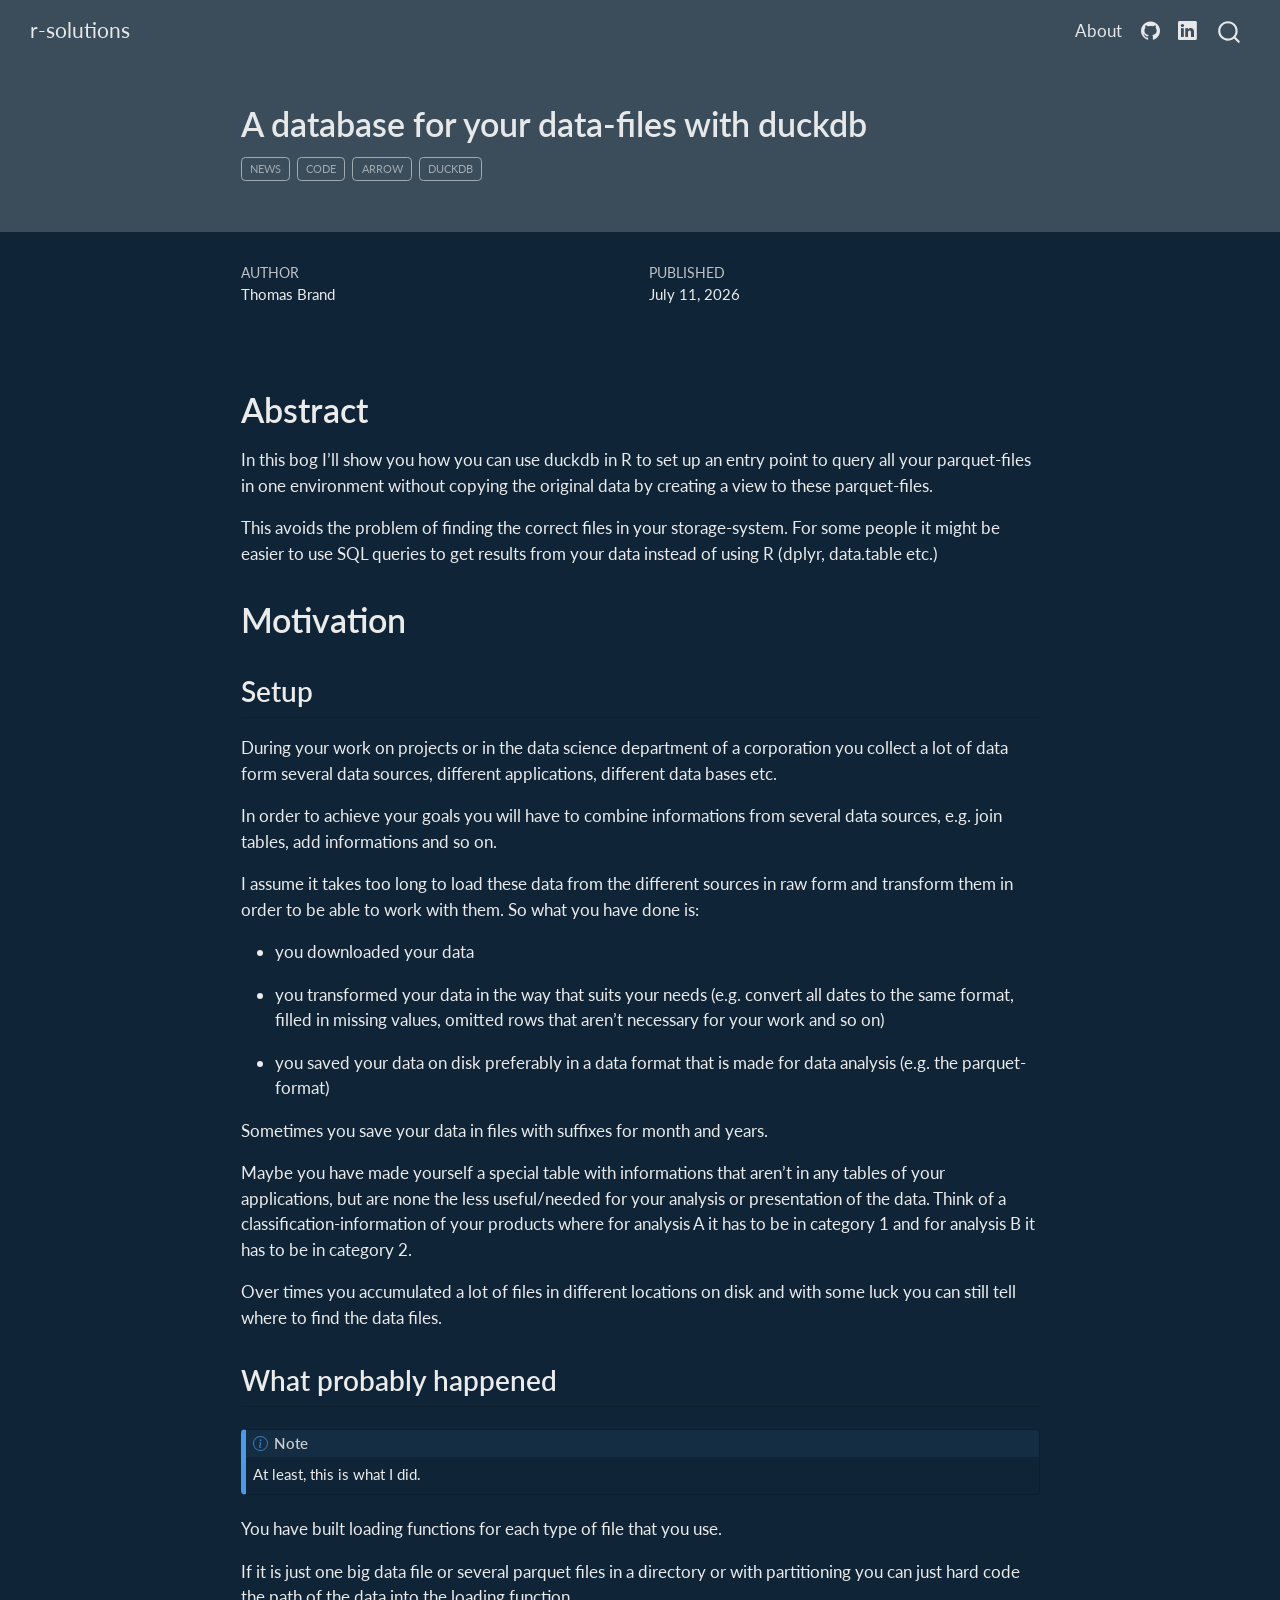
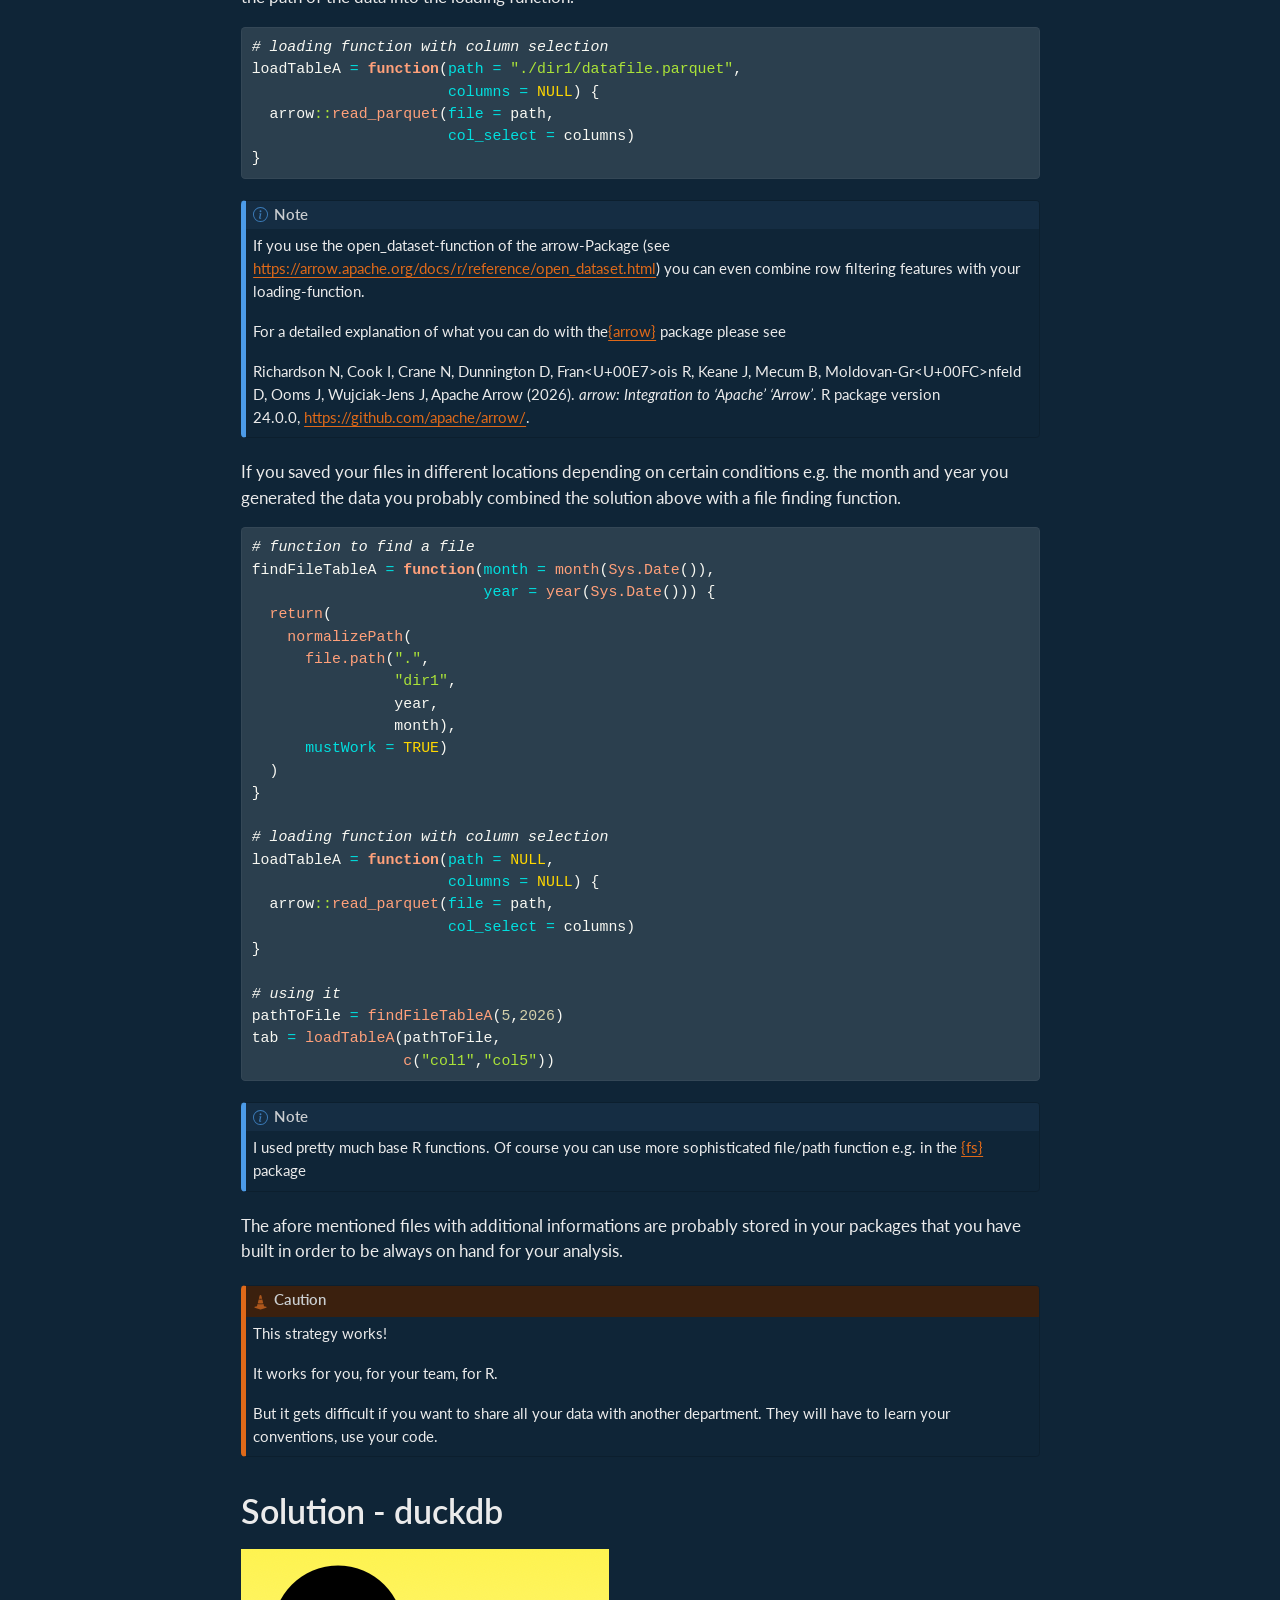
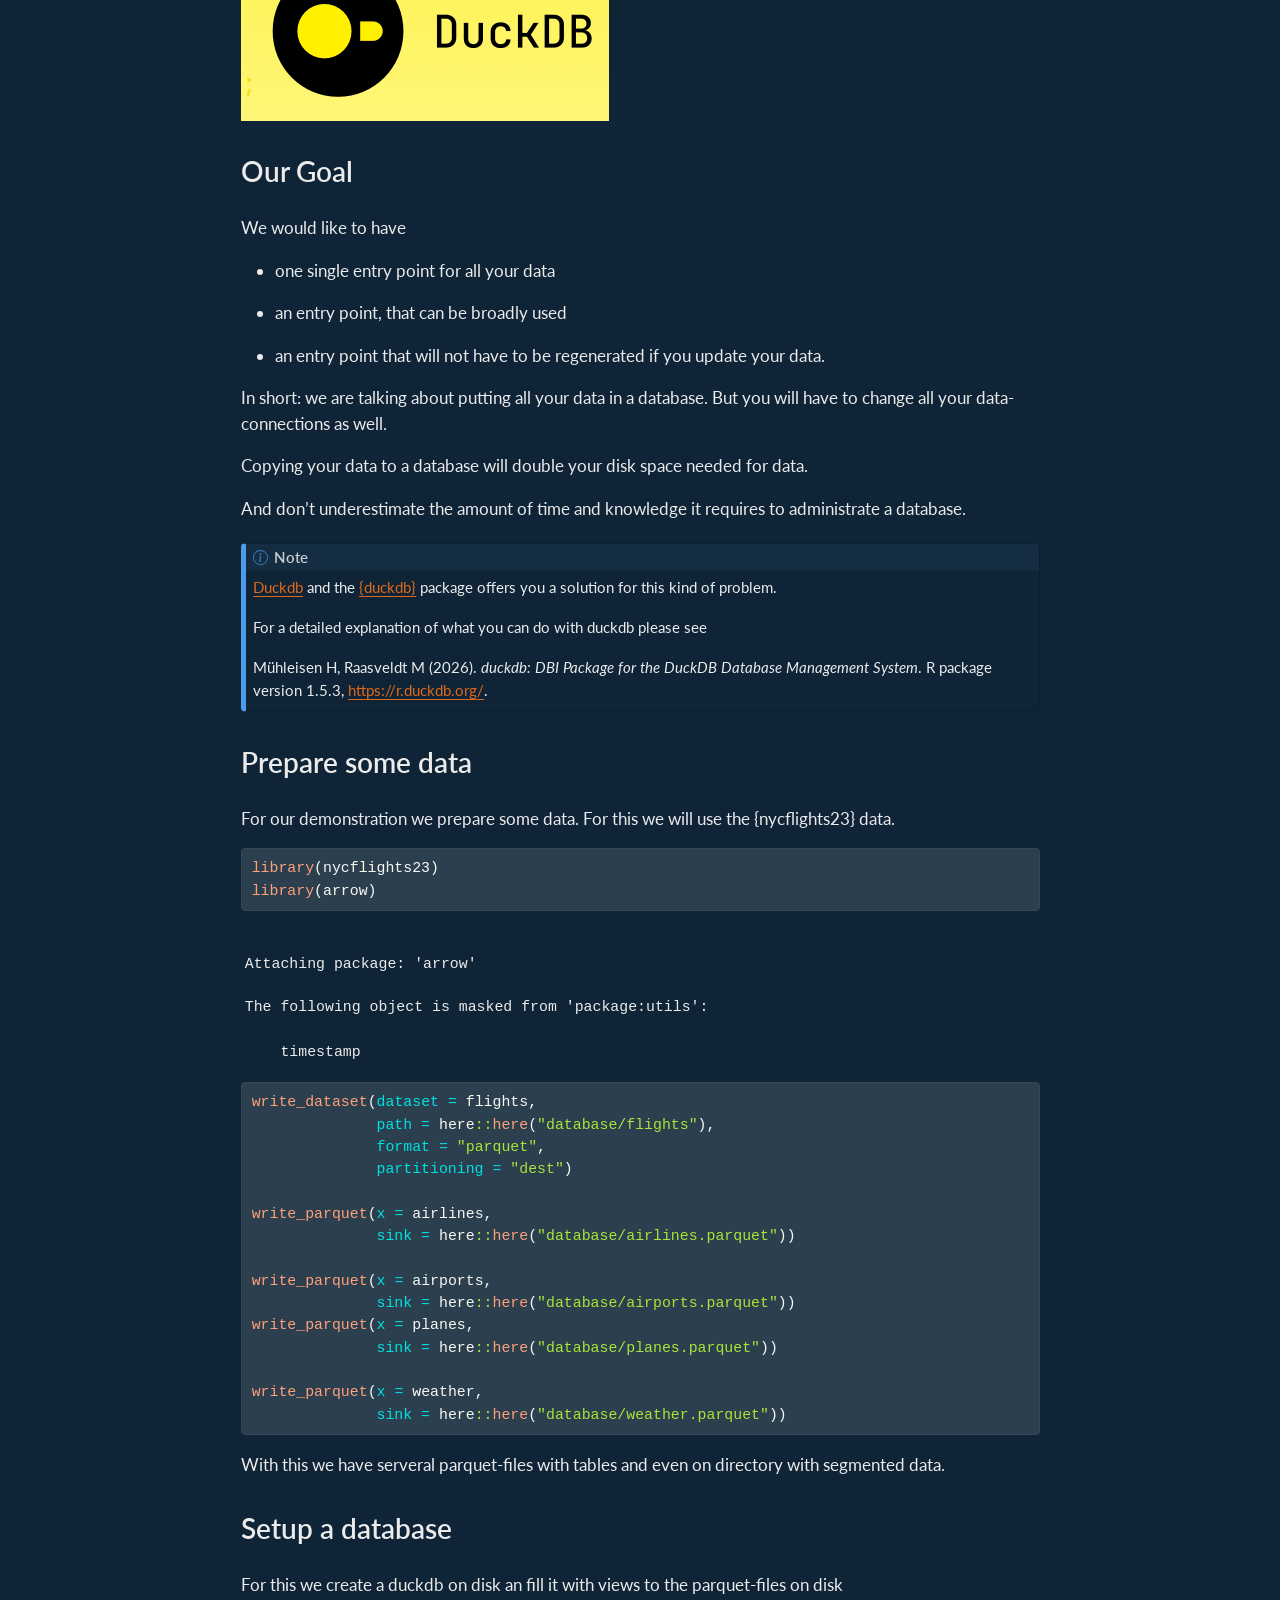
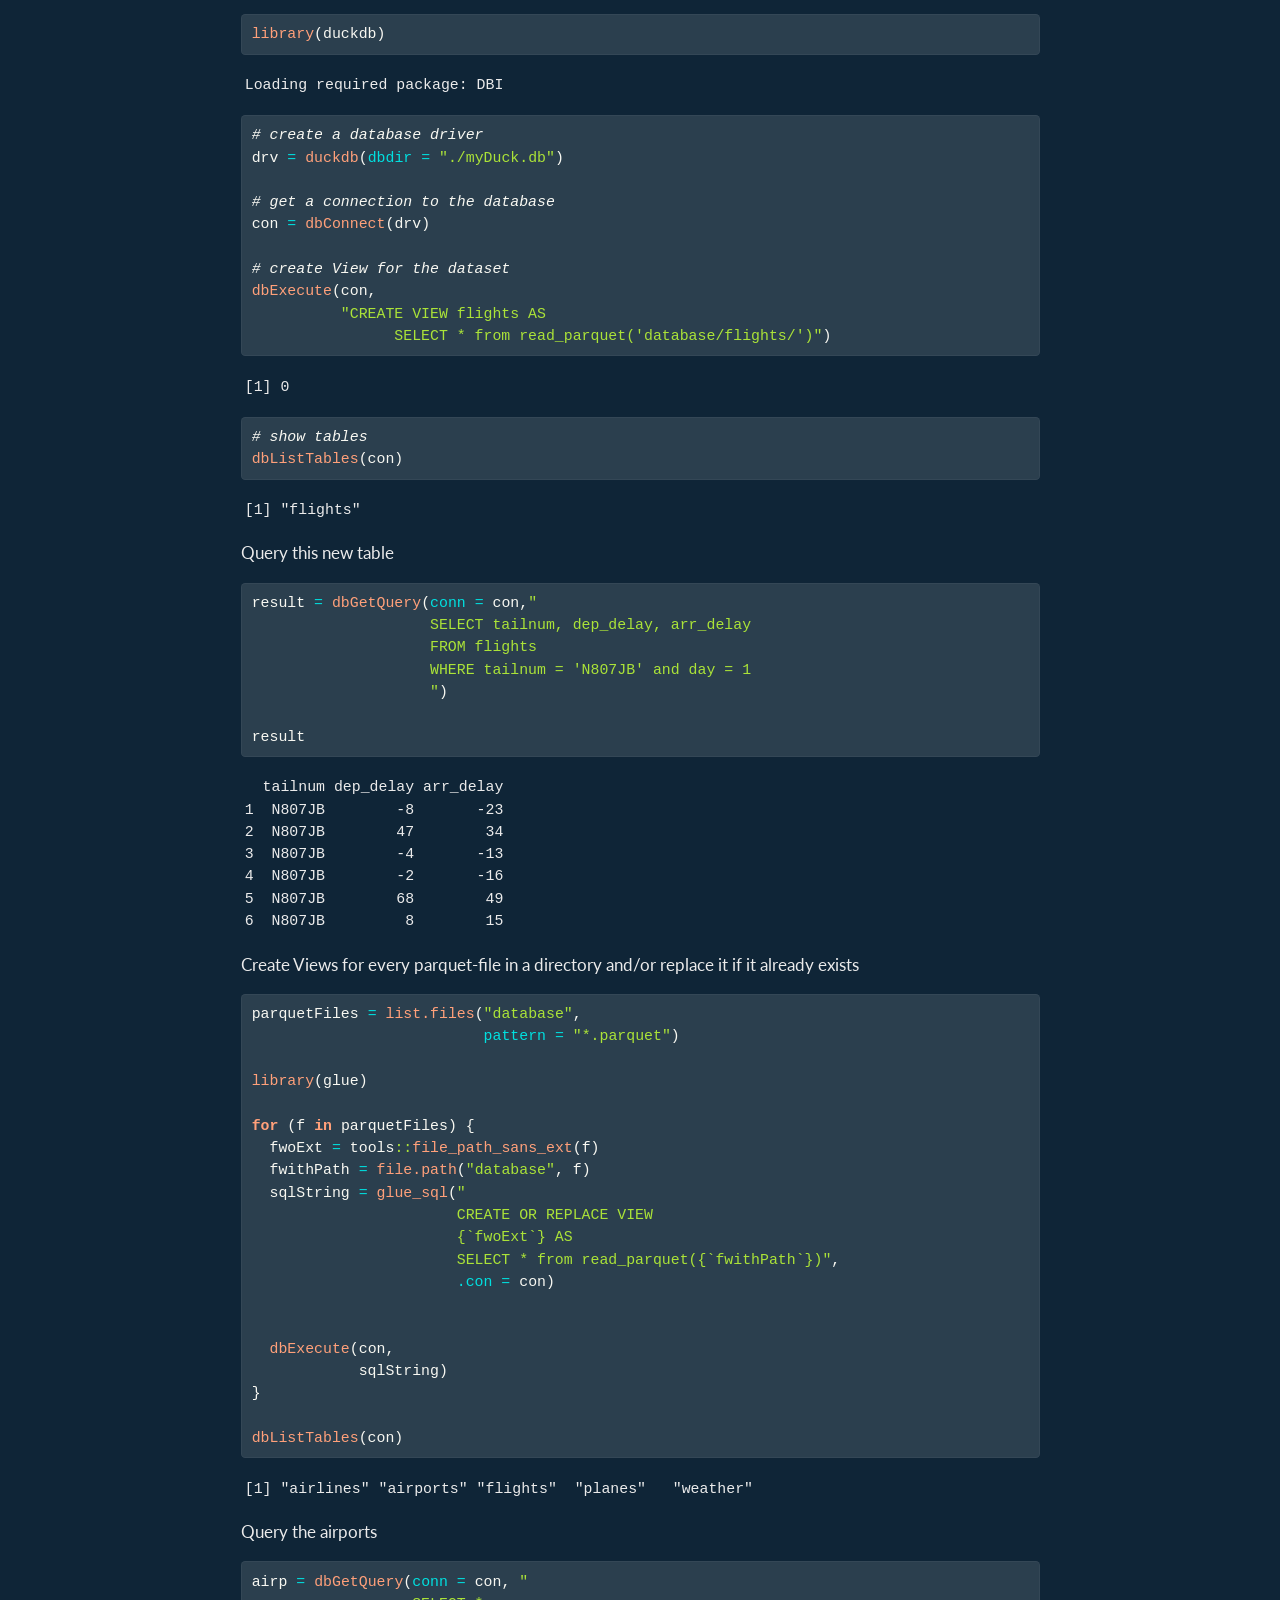
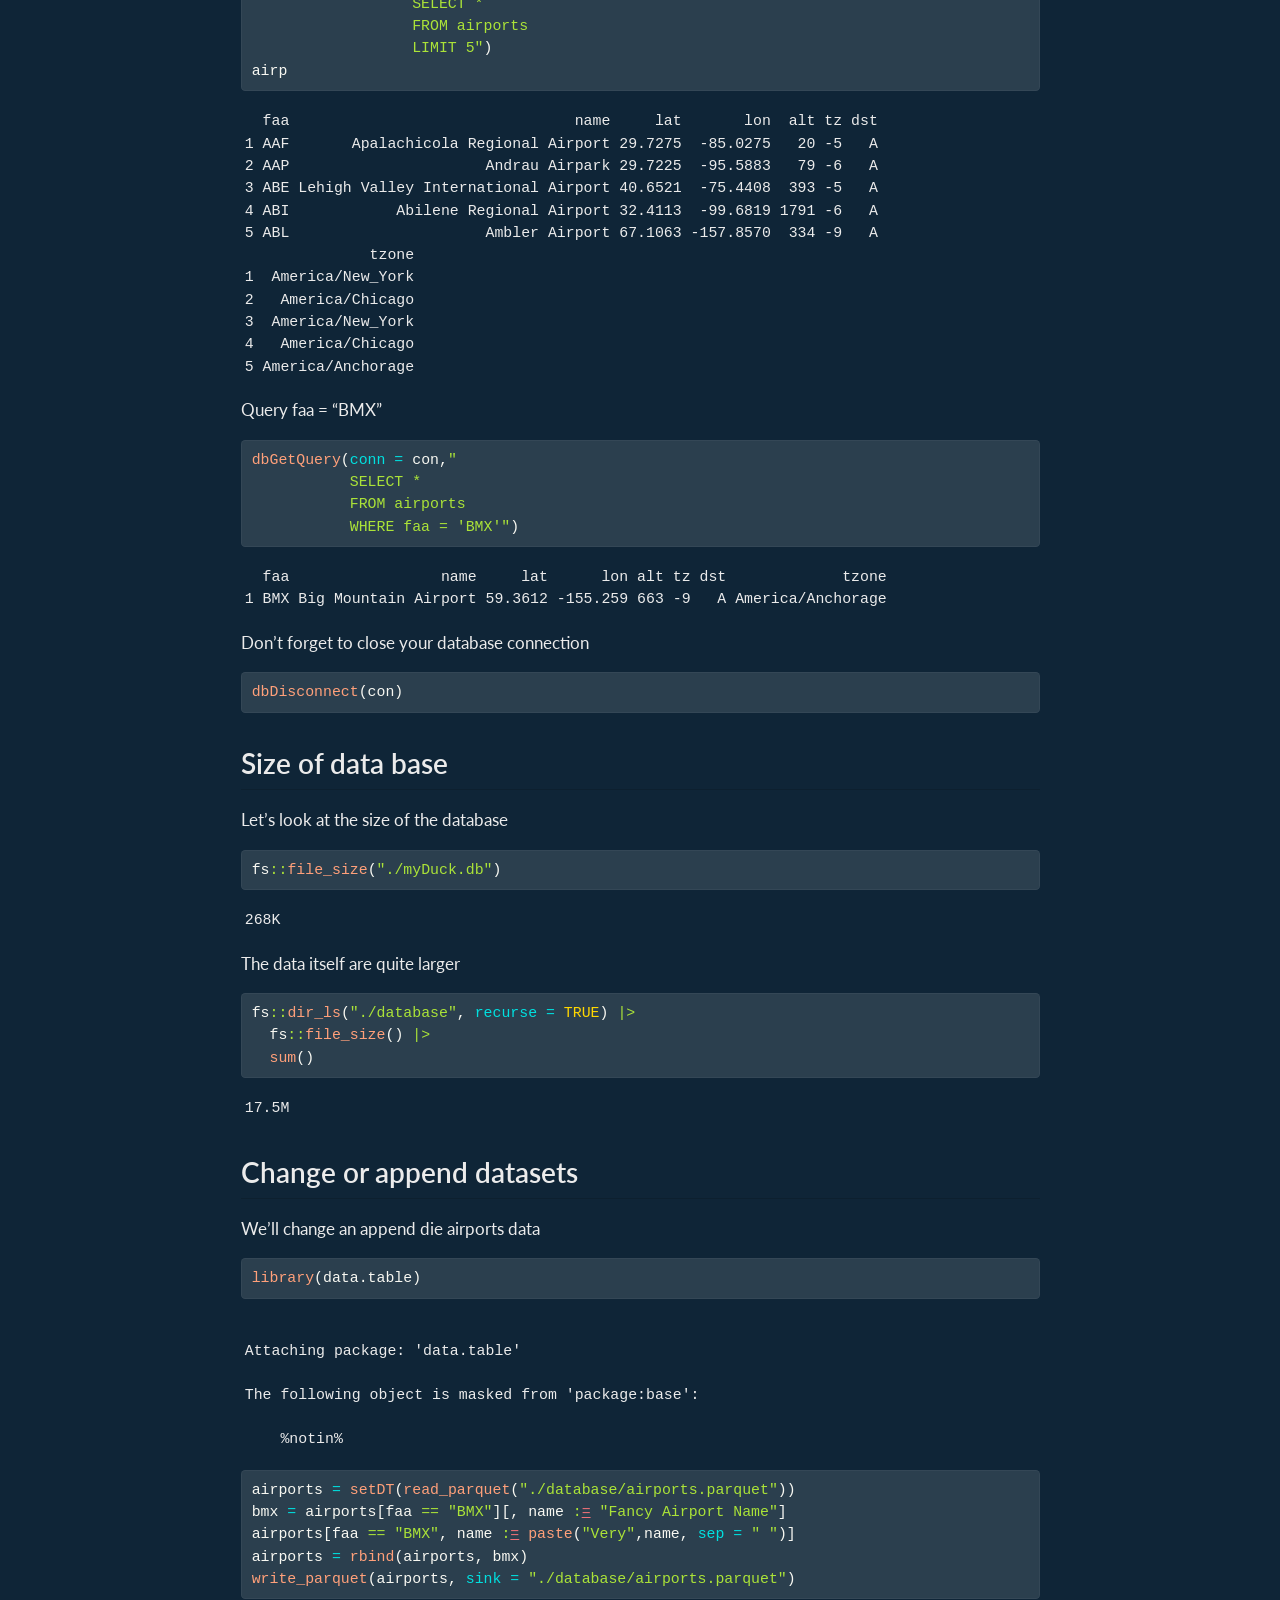
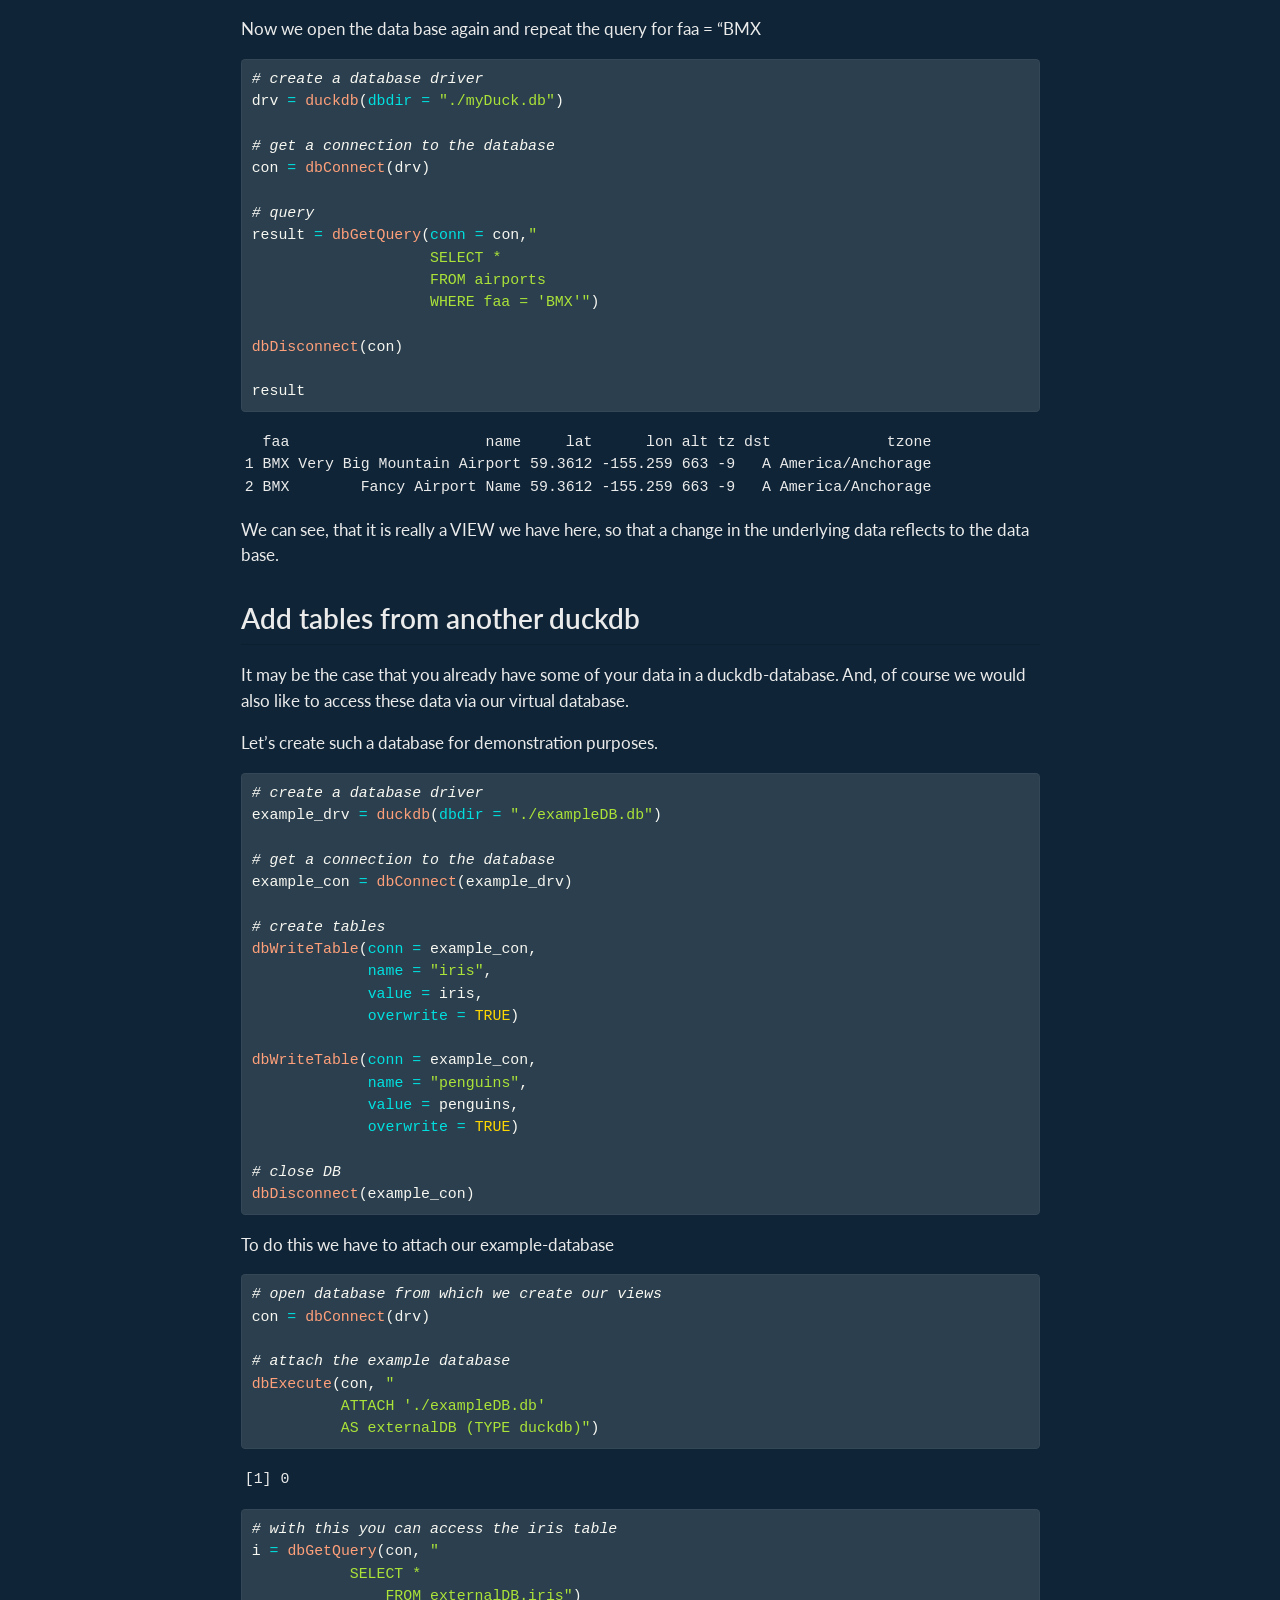
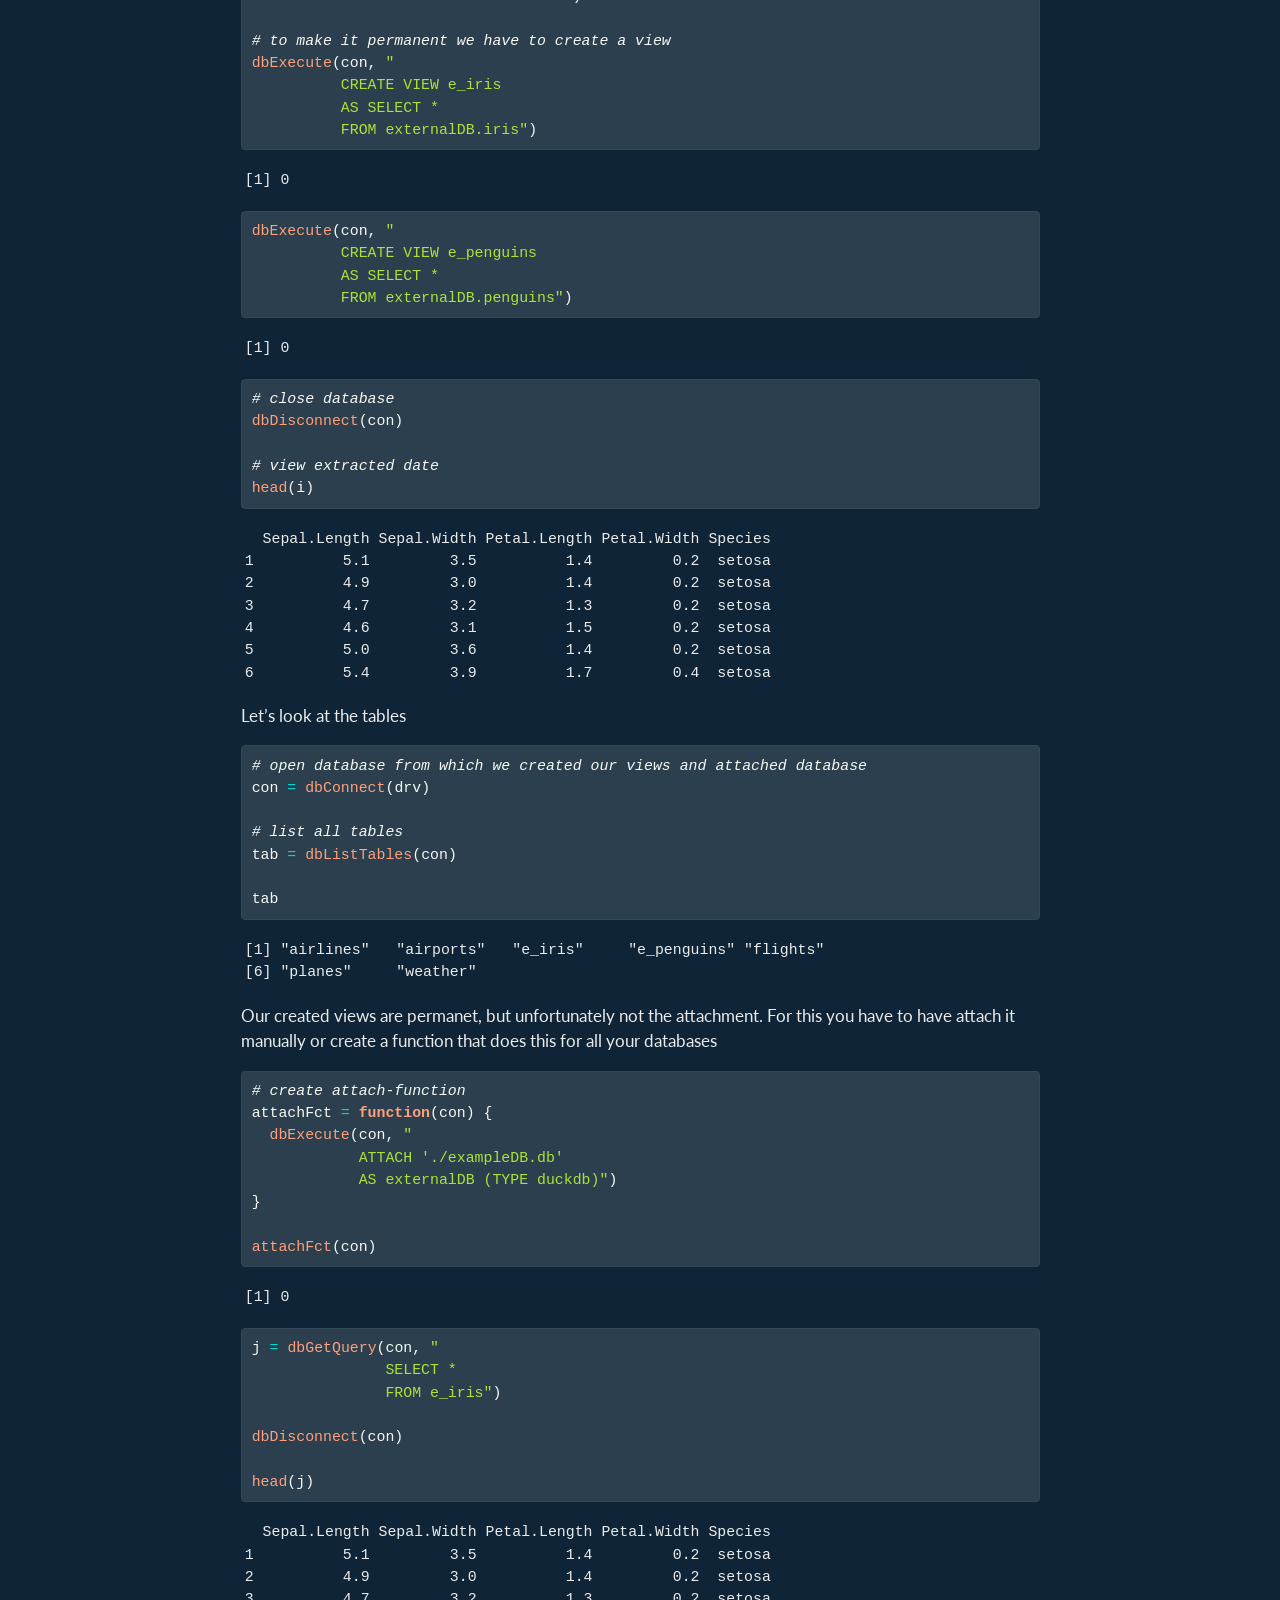
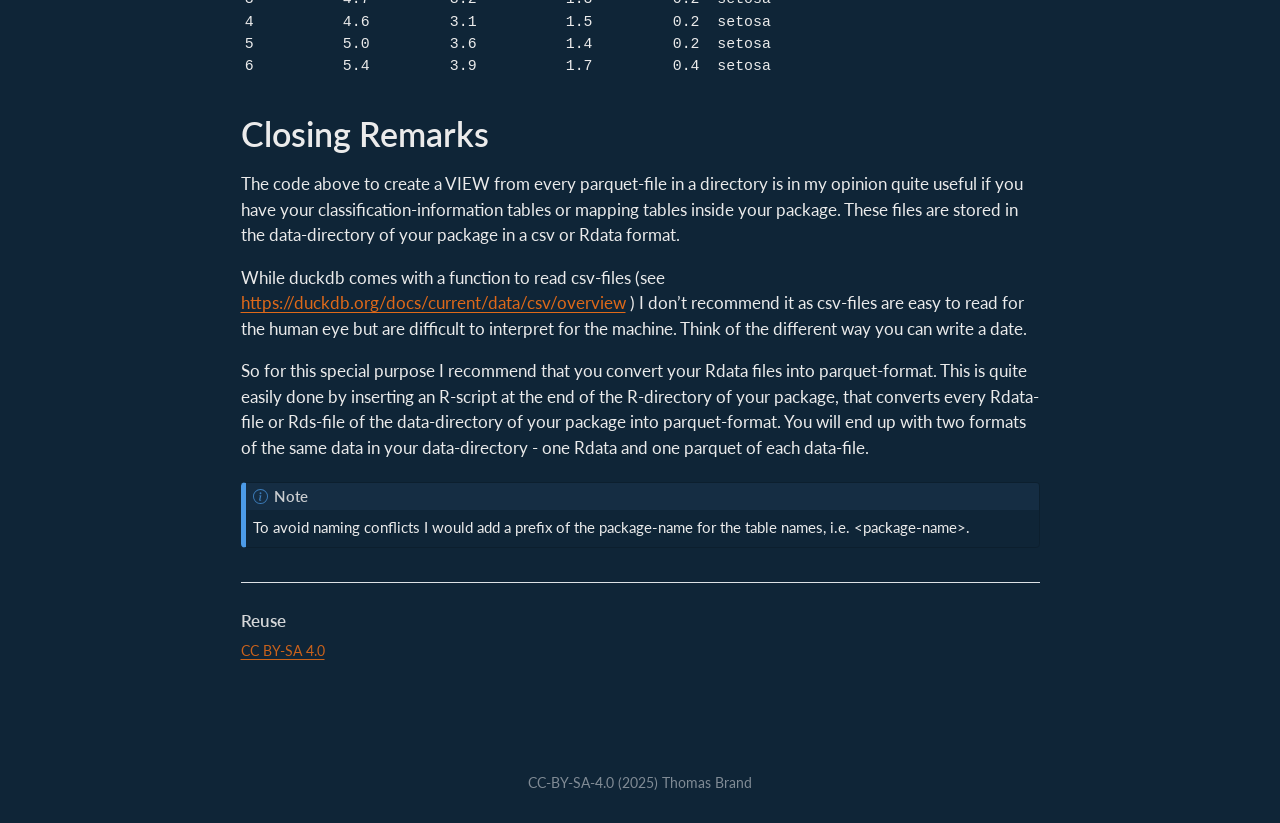
<file: docs/posts/database-for-your-files-duckdb/index.html>
<!DOCTYPE html>
<html xmlns="http://www.w3.org/1999/xhtml" lang="en" xml:lang="en"><head>

<meta charset="utf-8">
<meta name="generator" content="quarto-1.9.38">

<meta name="viewport" content="width=device-width, initial-scale=1.0, user-scalable=yes">

<meta name="author" content="Thomas Brand">
<meta name="dcterms.date" content="2026-07-11">

<title>A database for your data-files with duckdb – r-solutions</title>
<style>
/* Default styles provided by pandoc.
** See https://pandoc.org/MANUAL.html#variables-for-html for config info.
*/
code{white-space: pre-wrap;}
span.smallcaps{font-variant: small-caps;}
div.columns{display: flex; gap: min(4vw, 1.5em);}
div.column{flex: auto; overflow-x: auto;}
div.hanging-indent{margin-left: 1.5em; text-indent: -1.5em;}
ul.task-list{list-style: none;}
ul.task-list li input[type="checkbox"] {
  width: 0.8em;
  margin: 0 0.8em 0.2em -1em; /* quarto-specific, see https://github.com/quarto-dev/quarto-cli/issues/4556 */ 
  vertical-align: middle;
}
/* CSS for syntax highlighting */
html { -webkit-text-size-adjust: 100%; }
pre > code.sourceCode { white-space: pre; position: relative; }
pre > code.sourceCode > span { display: inline-block; line-height: 1.25; }
pre > code.sourceCode > span:empty { height: 1.2em; }
.sourceCode { overflow: visible; }
code.sourceCode > span { color: inherit; text-decoration: inherit; }
div.sourceCode { margin: 1em 0; }
pre.sourceCode { margin: 0; }
@media screen {
div.sourceCode { overflow: auto; }
}
@media print {
pre > code.sourceCode { white-space: pre-wrap; }
pre > code.sourceCode > span { text-indent: -5em; padding-left: 5em; }
}
pre.numberSource code
  { counter-reset: source-line 0; }
pre.numberSource code > span
  { position: relative; left: -4em; counter-increment: source-line; }
pre.numberSource code > span > a:first-child::before
  { content: counter(source-line);
    position: relative; left: -1em; text-align: right; vertical-align: baseline;
    border: none; display: inline-block;
    -webkit-touch-callout: none; -webkit-user-select: none;
    -khtml-user-select: none; -moz-user-select: none;
    -ms-user-select: none; user-select: none;
    padding: 0 4px; width: 4em;
  }
pre.numberSource { margin-left: 3em;  padding-left: 4px; }
div.sourceCode
  {   }
@media screen {
pre > code.sourceCode > span > a:first-child::before { text-decoration: underline; }
}
</style>


<script src="../../site_libs/quarto-nav/quarto-nav.js"></script>
<script src="../../site_libs/quarto-nav/headroom.min.js"></script>
<script src="../../site_libs/clipboard/clipboard.min.js"></script>
<script src="../../site_libs/quarto-search/autocomplete.umd.js"></script>
<script src="../../site_libs/quarto-search/fuse.min.js"></script>
<script src="../../site_libs/quarto-search/quarto-search.js"></script>
<meta name="quarto:offset" content="../../">
<script src="../../site_libs/quarto-html/quarto.js" type="module"></script>
<script src="../../site_libs/quarto-html/tabsets/tabsets.js" type="module"></script>
<script src="../../site_libs/quarto-html/popper.min.js"></script>
<script src="../../site_libs/quarto-html/tippy.umd.min.js"></script>
<script src="../../site_libs/quarto-html/anchor.min.js"></script>
<link href="../../site_libs/quarto-html/tippy.css" rel="stylesheet">
<link href="../../site_libs/quarto-html/quarto-syntax-highlighting-dark-0a6b7249c26820e032cb0bd839ff02b1.css" rel="stylesheet" id="quarto-text-highlighting-styles">
<script src="../../site_libs/bootstrap/bootstrap.min.js"></script>
<link href="../../site_libs/bootstrap/bootstrap-icons.css" rel="stylesheet">
<link href="../../site_libs/bootstrap/bootstrap-f452b10783ece9702d607fcf8de6a7fb.min.css" rel="stylesheet" append-hash="true" id="quarto-bootstrap" data-mode="dark">
<script id="quarto-search-options" type="application/json">{
  "location": "navbar",
  "copy-button": false,
  "collapse-after": 3,
  "panel-placement": "end",
  "type": "overlay",
  "limit": 50,
  "keyboard-shortcut": [
    "f",
    "/",
    "s"
  ],
  "show-item-context": false,
  "language": {
    "search-no-results-text": "No results",
    "search-matching-documents-text": "matching documents",
    "search-copy-link-title": "Copy link to search",
    "search-hide-matches-text": "Hide additional matches",
    "search-more-match-text": "more match in this document",
    "search-more-matches-text": "more matches in this document",
    "search-clear-button-title": "Clear",
    "search-text-placeholder": "",
    "search-detached-cancel-button-title": "Cancel",
    "search-submit-button-title": "Submit",
    "search-label": "Search"
  }
}</script>


<link rel="stylesheet" href="../../styles.css">
</head>

<body class="nav-fixed fullcontent quarto-light">

<div id="quarto-search-results"></div>
  <header id="quarto-header" class="headroom fixed-top quarto-banner">
    <nav class="navbar navbar-expand-lg " data-bs-theme="dark">
      <div class="navbar-container container-fluid">
      <div class="navbar-brand-container mx-auto">
    <a class="navbar-brand" href="../../index.html">
    <span class="navbar-title">r-solutions</span>
    </a>
  </div>
            <div id="quarto-search" class="" title="Search"></div>
          <button class="navbar-toggler" type="button" data-bs-toggle="collapse" data-bs-target="#navbarCollapse" aria-controls="navbarCollapse" role="menu" aria-expanded="false" aria-label="Toggle navigation" onclick="if (window.quartoToggleHeadroom) { window.quartoToggleHeadroom(); }">
  <span class="navbar-toggler-icon"></span>
</button>
          <div class="collapse navbar-collapse" id="navbarCollapse">
            <ul class="navbar-nav navbar-nav-scroll ms-auto">
  <li class="nav-item">
    <a class="nav-link" href="../../about.html"> 
<span class="menu-text">About</span></a>
  </li>  
  <li class="nav-item compact">
    <a class="nav-link" href="https://github.com/thomasbrand77"> <i class="bi bi-github" role="img">
</i> 
<span class="menu-text"></span></a>
  </li>  
  <li class="nav-item compact">
    <a class="nav-link" href="https://www.linkedin.com/in/thomas-brand-0b5324186/"> <i class="bi bi-linkedin" role="img">
</i> 
<span class="menu-text"></span></a>
  </li>  
</ul>
          </div> <!-- /navcollapse -->
            <div class="quarto-navbar-tools">
</div>
      </div> <!-- /container-fluid -->
    </nav>
</header>
<!-- content -->
<header id="title-block-header" class="quarto-title-block default page-columns page-full">
  <div class="quarto-title-banner page-columns page-full">
    <div class="quarto-title column-body">
      <h1 class="title">A database for your data-files with duckdb</h1>
                                <div class="quarto-categories">
                <div class="quarto-category">news</div>
                <div class="quarto-category">code</div>
                <div class="quarto-category">arrow</div>
                <div class="quarto-category">duckdb</div>
              </div>
                  </div>
  </div>
    
  
  <div class="quarto-title-meta">

      <div>
      <div class="quarto-title-meta-heading">Author</div>
      <div class="quarto-title-meta-contents">
               <p>Thomas Brand </p>
            </div>
    </div>
      
      <div>
      <div class="quarto-title-meta-heading">Published</div>
      <div class="quarto-title-meta-contents">
        <p class="date">July 11, 2026</p>
      </div>
    </div>
    
      
    </div>
    
  
  </header><div id="quarto-content" class="quarto-container page-columns page-rows-contents page-layout-article page-navbar">
<!-- sidebar -->
<!-- margin-sidebar -->
    
<!-- main -->
<main class="content quarto-banner-title-block" id="quarto-document-content">





<section id="abstract" class="level1">
<h1>Abstract</h1>
<p>In this bog I’ll show you how you can use duckdb in R to set up an entry point to query all your parquet-files in one environment without copying the original data by creating a view to these parquet-files.</p>
<p>This avoids the problem of finding the correct files in your storage-system. For some people it might be easier to use SQL queries to get results from your data instead of using R (dplyr, data.table etc.)</p>
</section>
<section id="motivation" class="level1">
<h1>Motivation</h1>
<section id="setup" class="level2">
<h2 class="anchored" data-anchor-id="setup">Setup</h2>
<p>During your work on projects or in the data science department of a corporation you collect a lot of data form several data sources, different applications, different data bases etc.</p>
<p>In order to achieve your goals you will have to combine informations from several data sources, e.g.&nbsp;join tables, add informations and so on.</p>
<p>I assume it takes too long to load these data from the different sources in raw form and transform them in order to be able to work with them. So what you have done is:</p>
<ul>
<li><p>you downloaded your data</p></li>
<li><p>you transformed your data in the way that suits your needs (e.g.&nbsp;convert all dates to the same format, filled in missing values, omitted rows that aren’t necessary for your work and so on)</p></li>
<li><p>you saved your data on disk preferably in a data format that is made for data analysis (e.g.&nbsp;the parquet-format)</p></li>
</ul>
<p>Sometimes you save your data in files with suffixes for month and years.</p>
<p>Maybe you have made yourself a special table with informations that aren’t in any tables of your applications, but are none the less useful/needed for your analysis or presentation of the data. Think of a classification-information of your products where for analysis A it has to be in category 1 and for analysis B it has to be in category 2.</p>
<p>Over times you accumulated a lot of files in different locations on disk and with some luck you can still tell where to find the data files.</p>
</section>
<section id="what-probably-happened" class="level2">
<h2 class="anchored" data-anchor-id="what-probably-happened">What probably happened</h2>
<div class="callout callout-style-default callout-note callout-titled">
<div class="callout-header d-flex align-content-center">
<div class="callout-icon-container">
<i class="callout-icon"></i>
</div>
<div class="callout-title-container flex-fill">
Note
</div>
</div>
<div class="callout-body-container callout-body">
<p>At least, this is what I did.</p>
</div>
</div>
<p>You have built loading functions for each type of file that you use.</p>
<p>If it is just one big data file or several parquet files in a directory or with partitioning you can just hard code the path of the data into the loading function.</p>
<div class="cell">
<div class="code-copy-outer-scaffold"><div class="sourceCode cell-code" id="cb1"><pre class="sourceCode r code-with-copy"><code class="sourceCode r"><span id="cb1-1"><a href="#cb1-1" aria-hidden="true" tabindex="-1"></a><span class="co"># loading function with column selection</span></span>
<span id="cb1-2"><a href="#cb1-2" aria-hidden="true" tabindex="-1"></a>loadTableA <span class="ot">=</span> <span class="cf">function</span>(<span class="at">path =</span> <span class="st">"./dir1/datafile.parquet"</span>,</span>
<span id="cb1-3"><a href="#cb1-3" aria-hidden="true" tabindex="-1"></a>                      <span class="at">columns =</span> <span class="cn">NULL</span>) {</span>
<span id="cb1-4"><a href="#cb1-4" aria-hidden="true" tabindex="-1"></a>  arrow<span class="sc">::</span><span class="fu">read_parquet</span>(<span class="at">file =</span> path,</span>
<span id="cb1-5"><a href="#cb1-5" aria-hidden="true" tabindex="-1"></a>                      <span class="at">col_select =</span> columns)</span>
<span id="cb1-6"><a href="#cb1-6" aria-hidden="true" tabindex="-1"></a>}</span></code></pre></div><button title="Copy to Clipboard" class="code-copy-button"><i class="bi"></i></button></div>
</div>
<div class="callout callout-style-default callout-note callout-titled">
<div class="callout-header d-flex align-content-center">
<div class="callout-icon-container">
<i class="callout-icon"></i>
</div>
<div class="callout-title-container flex-fill">
Note
</div>
</div>
<div class="callout-body-container callout-body">
<p>If you use the open_dataset-function of the arrow-Package (see <a href="https://arrow.apache.org/docs/r/reference/open_dataset.html" class="uri">https://arrow.apache.org/docs/r/reference/open_dataset.html</a>) you can even combine row filtering features with your loading-function.</p>
<p>For a detailed explanation of what you can do with the<a href="https://arrow.apache.org/docs/r/index.html">{arrow}</a> package please see</p>
<p>Richardson N, Cook I, Crane N, Dunnington D, Fran&lt;U+00E7&gt;ois R, Keane J, Mecum B, Moldovan-Gr&lt;U+00FC&gt;nfeld D, Ooms J, Wujciak-Jens J, Apache Arrow (2026).&nbsp;<em>arrow: Integration to ‘Apache’ ‘Arrow’</em>. R package version 24.0.0,&nbsp;<a href="https://github.com/apache/arrow/" class="uri">https://github.com/apache/arrow/</a>.</p>
</div>
</div>
<p>If you saved your files in different locations depending on certain conditions e.g.&nbsp;the month and year you generated the data you probably combined the solution above with a file finding function.</p>
<div class="cell">
<div class="code-copy-outer-scaffold"><div class="sourceCode cell-code" id="cb2"><pre class="sourceCode r code-with-copy"><code class="sourceCode r"><span id="cb2-1"><a href="#cb2-1" aria-hidden="true" tabindex="-1"></a><span class="co"># function to find a file</span></span>
<span id="cb2-2"><a href="#cb2-2" aria-hidden="true" tabindex="-1"></a>findFileTableA <span class="ot">=</span> <span class="cf">function</span>(<span class="at">month =</span> <span class="fu">month</span>(<span class="fu">Sys.Date</span>()),</span>
<span id="cb2-3"><a href="#cb2-3" aria-hidden="true" tabindex="-1"></a>                          <span class="at">year =</span> <span class="fu">year</span>(<span class="fu">Sys.Date</span>())) {</span>
<span id="cb2-4"><a href="#cb2-4" aria-hidden="true" tabindex="-1"></a>  <span class="fu">return</span>(</span>
<span id="cb2-5"><a href="#cb2-5" aria-hidden="true" tabindex="-1"></a>    <span class="fu">normalizePath</span>(</span>
<span id="cb2-6"><a href="#cb2-6" aria-hidden="true" tabindex="-1"></a>      <span class="fu">file.path</span>(<span class="st">"."</span>,</span>
<span id="cb2-7"><a href="#cb2-7" aria-hidden="true" tabindex="-1"></a>                <span class="st">"dir1"</span>,</span>
<span id="cb2-8"><a href="#cb2-8" aria-hidden="true" tabindex="-1"></a>                year,</span>
<span id="cb2-9"><a href="#cb2-9" aria-hidden="true" tabindex="-1"></a>                month),</span>
<span id="cb2-10"><a href="#cb2-10" aria-hidden="true" tabindex="-1"></a>      <span class="at">mustWork =</span> <span class="cn">TRUE</span>)</span>
<span id="cb2-11"><a href="#cb2-11" aria-hidden="true" tabindex="-1"></a>  )</span>
<span id="cb2-12"><a href="#cb2-12" aria-hidden="true" tabindex="-1"></a>}</span>
<span id="cb2-13"><a href="#cb2-13" aria-hidden="true" tabindex="-1"></a></span>
<span id="cb2-14"><a href="#cb2-14" aria-hidden="true" tabindex="-1"></a><span class="co"># loading function with column selection</span></span>
<span id="cb2-15"><a href="#cb2-15" aria-hidden="true" tabindex="-1"></a>loadTableA <span class="ot">=</span> <span class="cf">function</span>(<span class="at">path =</span> <span class="cn">NULL</span>,</span>
<span id="cb2-16"><a href="#cb2-16" aria-hidden="true" tabindex="-1"></a>                      <span class="at">columns =</span> <span class="cn">NULL</span>) {</span>
<span id="cb2-17"><a href="#cb2-17" aria-hidden="true" tabindex="-1"></a>  arrow<span class="sc">::</span><span class="fu">read_parquet</span>(<span class="at">file =</span> path,</span>
<span id="cb2-18"><a href="#cb2-18" aria-hidden="true" tabindex="-1"></a>                      <span class="at">col_select =</span> columns)</span>
<span id="cb2-19"><a href="#cb2-19" aria-hidden="true" tabindex="-1"></a>}</span>
<span id="cb2-20"><a href="#cb2-20" aria-hidden="true" tabindex="-1"></a></span>
<span id="cb2-21"><a href="#cb2-21" aria-hidden="true" tabindex="-1"></a><span class="co"># using it</span></span>
<span id="cb2-22"><a href="#cb2-22" aria-hidden="true" tabindex="-1"></a>pathToFile <span class="ot">=</span> <span class="fu">findFileTableA</span>(<span class="dv">5</span>,<span class="dv">2026</span>)</span>
<span id="cb2-23"><a href="#cb2-23" aria-hidden="true" tabindex="-1"></a>tab <span class="ot">=</span> <span class="fu">loadTableA</span>(pathToFile,</span>
<span id="cb2-24"><a href="#cb2-24" aria-hidden="true" tabindex="-1"></a>                 <span class="fu">c</span>(<span class="st">"col1"</span>,<span class="st">"col5"</span>))</span></code></pre></div><button title="Copy to Clipboard" class="code-copy-button"><i class="bi"></i></button></div>
</div>
<div class="callout callout-style-default callout-note callout-titled">
<div class="callout-header d-flex align-content-center">
<div class="callout-icon-container">
<i class="callout-icon"></i>
</div>
<div class="callout-title-container flex-fill">
Note
</div>
</div>
<div class="callout-body-container callout-body">
<p>I used pretty much base R functions. Of course you can use more sophisticated file/path function e.g.&nbsp;in the <a href="https://fs.r-lib.org">{fs}</a> package</p>
</div>
</div>
<p>The afore mentioned files with additional informations are probably stored in your packages that you have built in order to be always on hand for your analysis.</p>
<div class="callout callout-style-default callout-caution callout-titled">
<div class="callout-header d-flex align-content-center">
<div class="callout-icon-container">
<i class="callout-icon"></i>
</div>
<div class="callout-title-container flex-fill">
Caution
</div>
</div>
<div class="callout-body-container callout-body">
<p>This strategy works!</p>
<p>It works for you, for your team, for R.</p>
<p>But it gets difficult if you want to share all your data with another department. They will have to learn your conventions, use your code.</p>
</div>
</div>
</section>
</section>
<section id="solution---duckdb" class="level1">
<h1>Solution - duckdb</h1>
<p><img src="duckdb.png" class="img-fluid"></p>
<section id="our-goal" class="level2">
<h2 class="anchored" data-anchor-id="our-goal">Our Goal</h2>
<p>We would like to have</p>
<ul>
<li><p>one single entry point for all your data</p></li>
<li><p>an entry point, that can be broadly used</p></li>
<li><p>an entry point that will not have to be regenerated if you update your data.</p></li>
</ul>
<p>In short: we are talking about putting all your data in a database. But you will have to change all your data-connections as well.</p>
<p>Copying your data to a database will double your disk space needed for data.</p>
<p>And don’t underestimate the amount of time and knowledge it requires to administrate a database.</p>
<div class="callout callout-style-default callout-note callout-titled">
<div class="callout-header d-flex align-content-center">
<div class="callout-icon-container">
<i class="callout-icon"></i>
</div>
<div class="callout-title-container flex-fill">
Note
</div>
</div>
<div class="callout-body-container callout-body">
<p><a href="https://duckdb.org">Duckdb</a> and the <a href="https://r.duckdb.org">{duckdb}</a> package offers you a solution for this kind of problem.</p>
<p>For a detailed explanation of what you can do with duckdb please see</p>
<p>Mühleisen H, Raasveldt M (2026).&nbsp;<em>duckdb: DBI Package for the DuckDB Database Management System</em>. R package version 1.5.3,&nbsp;<a href="https://r.duckdb.org/" class="uri">https://r.duckdb.org/</a>.</p>
</div>
</div>
</section>
<section id="prepare-some-data" class="level2">
<h2 class="anchored" data-anchor-id="prepare-some-data">Prepare some data</h2>
<p>For our demonstration we prepare some data. For this we will use the {nycflights23} data.</p>
<div class="cell" data-messages="false">
<div class="code-copy-outer-scaffold"><div class="sourceCode cell-code" id="cb3"><pre class="sourceCode r code-with-copy"><code class="sourceCode r"><span id="cb3-1"><a href="#cb3-1" aria-hidden="true" tabindex="-1"></a><span class="fu">library</span>(nycflights23)</span>
<span id="cb3-2"><a href="#cb3-2" aria-hidden="true" tabindex="-1"></a><span class="fu">library</span>(arrow)</span></code></pre></div><button title="Copy to Clipboard" class="code-copy-button"><i class="bi"></i></button></div>
<div class="cell-output cell-output-stderr">
<pre><code>
Attaching package: 'arrow'</code></pre>
</div>
<div class="cell-output cell-output-stderr">
<pre><code>The following object is masked from 'package:utils':

    timestamp</code></pre>
</div>
<div class="code-copy-outer-scaffold"><div class="sourceCode cell-code" id="cb6"><pre class="sourceCode r code-with-copy"><code class="sourceCode r"><span id="cb6-1"><a href="#cb6-1" aria-hidden="true" tabindex="-1"></a><span class="fu">write_dataset</span>(<span class="at">dataset =</span> flights,</span>
<span id="cb6-2"><a href="#cb6-2" aria-hidden="true" tabindex="-1"></a>              <span class="at">path =</span> here<span class="sc">::</span><span class="fu">here</span>(<span class="st">"database/flights"</span>),</span>
<span id="cb6-3"><a href="#cb6-3" aria-hidden="true" tabindex="-1"></a>              <span class="at">format =</span> <span class="st">"parquet"</span>,</span>
<span id="cb6-4"><a href="#cb6-4" aria-hidden="true" tabindex="-1"></a>              <span class="at">partitioning =</span> <span class="st">"dest"</span>)</span>
<span id="cb6-5"><a href="#cb6-5" aria-hidden="true" tabindex="-1"></a></span>
<span id="cb6-6"><a href="#cb6-6" aria-hidden="true" tabindex="-1"></a><span class="fu">write_parquet</span>(<span class="at">x =</span> airlines,</span>
<span id="cb6-7"><a href="#cb6-7" aria-hidden="true" tabindex="-1"></a>              <span class="at">sink =</span> here<span class="sc">::</span><span class="fu">here</span>(<span class="st">"database/airlines.parquet"</span>))</span>
<span id="cb6-8"><a href="#cb6-8" aria-hidden="true" tabindex="-1"></a></span>
<span id="cb6-9"><a href="#cb6-9" aria-hidden="true" tabindex="-1"></a><span class="fu">write_parquet</span>(<span class="at">x =</span> airports,</span>
<span id="cb6-10"><a href="#cb6-10" aria-hidden="true" tabindex="-1"></a>              <span class="at">sink =</span> here<span class="sc">::</span><span class="fu">here</span>(<span class="st">"database/airports.parquet"</span>))</span>
<span id="cb6-11"><a href="#cb6-11" aria-hidden="true" tabindex="-1"></a><span class="fu">write_parquet</span>(<span class="at">x =</span> planes,</span>
<span id="cb6-12"><a href="#cb6-12" aria-hidden="true" tabindex="-1"></a>              <span class="at">sink =</span> here<span class="sc">::</span><span class="fu">here</span>(<span class="st">"database/planes.parquet"</span>))</span>
<span id="cb6-13"><a href="#cb6-13" aria-hidden="true" tabindex="-1"></a></span>
<span id="cb6-14"><a href="#cb6-14" aria-hidden="true" tabindex="-1"></a><span class="fu">write_parquet</span>(<span class="at">x =</span> weather,</span>
<span id="cb6-15"><a href="#cb6-15" aria-hidden="true" tabindex="-1"></a>              <span class="at">sink =</span> here<span class="sc">::</span><span class="fu">here</span>(<span class="st">"database/weather.parquet"</span>))</span></code></pre></div><button title="Copy to Clipboard" class="code-copy-button"><i class="bi"></i></button></div>
</div>
<p>With this we have serveral parquet-files with tables and even on directory with segmented data.</p>
</section>
<section id="setup-a-database" class="level2">
<h2 class="anchored" data-anchor-id="setup-a-database">Setup a database</h2>
<p>For this we create a duckdb on disk an fill it with views to the parquet-files on disk</p>
<div class="cell">
<div class="code-copy-outer-scaffold"><div class="sourceCode cell-code" id="cb7"><pre class="sourceCode r code-with-copy"><code class="sourceCode r"><span id="cb7-1"><a href="#cb7-1" aria-hidden="true" tabindex="-1"></a><span class="fu">library</span>(duckdb)</span></code></pre></div><button title="Copy to Clipboard" class="code-copy-button"><i class="bi"></i></button></div>
<div class="cell-output cell-output-stderr">
<pre><code>Loading required package: DBI</code></pre>
</div>
<div class="code-copy-outer-scaffold"><div class="sourceCode cell-code" id="cb9"><pre class="sourceCode r code-with-copy"><code class="sourceCode r"><span id="cb9-1"><a href="#cb9-1" aria-hidden="true" tabindex="-1"></a><span class="co"># create a database driver</span></span>
<span id="cb9-2"><a href="#cb9-2" aria-hidden="true" tabindex="-1"></a>drv <span class="ot">=</span> <span class="fu">duckdb</span>(<span class="at">dbdir =</span> <span class="st">"./myDuck.db"</span>)</span>
<span id="cb9-3"><a href="#cb9-3" aria-hidden="true" tabindex="-1"></a></span>
<span id="cb9-4"><a href="#cb9-4" aria-hidden="true" tabindex="-1"></a><span class="co"># get a connection to the database</span></span>
<span id="cb9-5"><a href="#cb9-5" aria-hidden="true" tabindex="-1"></a>con <span class="ot">=</span> <span class="fu">dbConnect</span>(drv)</span>
<span id="cb9-6"><a href="#cb9-6" aria-hidden="true" tabindex="-1"></a></span>
<span id="cb9-7"><a href="#cb9-7" aria-hidden="true" tabindex="-1"></a><span class="co"># create View for the dataset</span></span>
<span id="cb9-8"><a href="#cb9-8" aria-hidden="true" tabindex="-1"></a><span class="fu">dbExecute</span>(con,</span>
<span id="cb9-9"><a href="#cb9-9" aria-hidden="true" tabindex="-1"></a>          <span class="st">"CREATE VIEW flights AS</span></span>
<span id="cb9-10"><a href="#cb9-10" aria-hidden="true" tabindex="-1"></a><span class="st">                SELECT * from read_parquet('database/flights/')"</span>)</span></code></pre></div><button title="Copy to Clipboard" class="code-copy-button"><i class="bi"></i></button></div>
<div class="cell-output cell-output-stdout">
<pre><code>[1] 0</code></pre>
</div>
<div class="code-copy-outer-scaffold"><div class="sourceCode cell-code" id="cb11"><pre class="sourceCode r code-with-copy"><code class="sourceCode r"><span id="cb11-1"><a href="#cb11-1" aria-hidden="true" tabindex="-1"></a><span class="co"># show tables</span></span>
<span id="cb11-2"><a href="#cb11-2" aria-hidden="true" tabindex="-1"></a><span class="fu">dbListTables</span>(con)</span></code></pre></div><button title="Copy to Clipboard" class="code-copy-button"><i class="bi"></i></button></div>
<div class="cell-output cell-output-stdout">
<pre><code>[1] "flights"</code></pre>
</div>
</div>
<p>Query this new table</p>
<div class="cell">
<div class="code-copy-outer-scaffold"><div class="sourceCode cell-code" id="cb13"><pre class="sourceCode r code-with-copy"><code class="sourceCode r"><span id="cb13-1"><a href="#cb13-1" aria-hidden="true" tabindex="-1"></a>result <span class="ot">=</span> <span class="fu">dbGetQuery</span>(<span class="at">conn =</span> con,<span class="st">"</span></span>
<span id="cb13-2"><a href="#cb13-2" aria-hidden="true" tabindex="-1"></a><span class="st">                    SELECT tailnum, dep_delay, arr_delay </span></span>
<span id="cb13-3"><a href="#cb13-3" aria-hidden="true" tabindex="-1"></a><span class="st">                    FROM flights</span></span>
<span id="cb13-4"><a href="#cb13-4" aria-hidden="true" tabindex="-1"></a><span class="st">                    WHERE tailnum = 'N807JB' and day = 1</span></span>
<span id="cb13-5"><a href="#cb13-5" aria-hidden="true" tabindex="-1"></a><span class="st">                    "</span>)</span>
<span id="cb13-6"><a href="#cb13-6" aria-hidden="true" tabindex="-1"></a></span>
<span id="cb13-7"><a href="#cb13-7" aria-hidden="true" tabindex="-1"></a>result</span></code></pre></div><button title="Copy to Clipboard" class="code-copy-button"><i class="bi"></i></button></div>
<div class="cell-output cell-output-stdout">
<pre><code>  tailnum dep_delay arr_delay
1  N807JB        -8       -23
2  N807JB        47        34
3  N807JB        -4       -13
4  N807JB        -2       -16
5  N807JB        68        49
6  N807JB         8        15</code></pre>
</div>
</div>
<p>Create Views for every parquet-file in a directory and/or replace it if it already exists</p>
<div class="cell">
<div class="code-copy-outer-scaffold"><div class="sourceCode cell-code" id="cb15"><pre class="sourceCode r code-with-copy"><code class="sourceCode r"><span id="cb15-1"><a href="#cb15-1" aria-hidden="true" tabindex="-1"></a>parquetFiles <span class="ot">=</span> <span class="fu">list.files</span>(<span class="st">"database"</span>, </span>
<span id="cb15-2"><a href="#cb15-2" aria-hidden="true" tabindex="-1"></a>                          <span class="at">pattern =</span> <span class="st">"*.parquet"</span>)</span>
<span id="cb15-3"><a href="#cb15-3" aria-hidden="true" tabindex="-1"></a></span>
<span id="cb15-4"><a href="#cb15-4" aria-hidden="true" tabindex="-1"></a><span class="fu">library</span>(glue)</span>
<span id="cb15-5"><a href="#cb15-5" aria-hidden="true" tabindex="-1"></a></span>
<span id="cb15-6"><a href="#cb15-6" aria-hidden="true" tabindex="-1"></a><span class="cf">for</span> (f <span class="cf">in</span> parquetFiles) {</span>
<span id="cb15-7"><a href="#cb15-7" aria-hidden="true" tabindex="-1"></a>  fwoExt <span class="ot">=</span> tools<span class="sc">::</span><span class="fu">file_path_sans_ext</span>(f)</span>
<span id="cb15-8"><a href="#cb15-8" aria-hidden="true" tabindex="-1"></a>  fwithPath <span class="ot">=</span> <span class="fu">file.path</span>(<span class="st">"database"</span>, f)</span>
<span id="cb15-9"><a href="#cb15-9" aria-hidden="true" tabindex="-1"></a>  sqlString <span class="ot">=</span> <span class="fu">glue_sql</span>(<span class="st">"</span></span>
<span id="cb15-10"><a href="#cb15-10" aria-hidden="true" tabindex="-1"></a><span class="st">                       CREATE OR REPLACE VIEW</span></span>
<span id="cb15-11"><a href="#cb15-11" aria-hidden="true" tabindex="-1"></a><span class="st">                       {`fwoExt`} AS</span></span>
<span id="cb15-12"><a href="#cb15-12" aria-hidden="true" tabindex="-1"></a><span class="st">                       SELECT * from read_parquet({`fwithPath`})"</span>, </span>
<span id="cb15-13"><a href="#cb15-13" aria-hidden="true" tabindex="-1"></a>                       <span class="at">.con =</span> con)</span>
<span id="cb15-14"><a href="#cb15-14" aria-hidden="true" tabindex="-1"></a>  </span>
<span id="cb15-15"><a href="#cb15-15" aria-hidden="true" tabindex="-1"></a>  </span>
<span id="cb15-16"><a href="#cb15-16" aria-hidden="true" tabindex="-1"></a>  <span class="fu">dbExecute</span>(con,</span>
<span id="cb15-17"><a href="#cb15-17" aria-hidden="true" tabindex="-1"></a>            sqlString)</span>
<span id="cb15-18"><a href="#cb15-18" aria-hidden="true" tabindex="-1"></a>}</span>
<span id="cb15-19"><a href="#cb15-19" aria-hidden="true" tabindex="-1"></a></span>
<span id="cb15-20"><a href="#cb15-20" aria-hidden="true" tabindex="-1"></a><span class="fu">dbListTables</span>(con)</span></code></pre></div><button title="Copy to Clipboard" class="code-copy-button"><i class="bi"></i></button></div>
<div class="cell-output cell-output-stdout">
<pre><code>[1] "airlines" "airports" "flights"  "planes"   "weather" </code></pre>
</div>
</div>
<p>Query the airports</p>
<div class="cell">
<div class="code-copy-outer-scaffold"><div class="sourceCode cell-code" id="cb17"><pre class="sourceCode r code-with-copy"><code class="sourceCode r"><span id="cb17-1"><a href="#cb17-1" aria-hidden="true" tabindex="-1"></a>airp <span class="ot">=</span> <span class="fu">dbGetQuery</span>(<span class="at">conn =</span> con, <span class="st">"</span></span>
<span id="cb17-2"><a href="#cb17-2" aria-hidden="true" tabindex="-1"></a><span class="st">                  SELECT * </span></span>
<span id="cb17-3"><a href="#cb17-3" aria-hidden="true" tabindex="-1"></a><span class="st">                  FROM airports</span></span>
<span id="cb17-4"><a href="#cb17-4" aria-hidden="true" tabindex="-1"></a><span class="st">                  LIMIT 5"</span>)</span>
<span id="cb17-5"><a href="#cb17-5" aria-hidden="true" tabindex="-1"></a>airp</span></code></pre></div><button title="Copy to Clipboard" class="code-copy-button"><i class="bi"></i></button></div>
<div class="cell-output cell-output-stdout">
<pre><code>  faa                                name     lat       lon  alt tz dst
1 AAF       Apalachicola Regional Airport 29.7275  -85.0275   20 -5   A
2 AAP                      Andrau Airpark 29.7225  -95.5883   79 -6   A
3 ABE Lehigh Valley International Airport 40.6521  -75.4408  393 -5   A
4 ABI            Abilene Regional Airport 32.4113  -99.6819 1791 -6   A
5 ABL                      Ambler Airport 67.1063 -157.8570  334 -9   A
              tzone
1  America/New_York
2   America/Chicago
3  America/New_York
4   America/Chicago
5 America/Anchorage</code></pre>
</div>
</div>
<p>Query faa = “BMX”</p>
<div class="cell">
<div class="code-copy-outer-scaffold"><div class="sourceCode cell-code" id="cb19"><pre class="sourceCode r code-with-copy"><code class="sourceCode r"><span id="cb19-1"><a href="#cb19-1" aria-hidden="true" tabindex="-1"></a><span class="fu">dbGetQuery</span>(<span class="at">conn =</span> con,<span class="st">"</span></span>
<span id="cb19-2"><a href="#cb19-2" aria-hidden="true" tabindex="-1"></a><span class="st">           SELECT *</span></span>
<span id="cb19-3"><a href="#cb19-3" aria-hidden="true" tabindex="-1"></a><span class="st">           FROM airports</span></span>
<span id="cb19-4"><a href="#cb19-4" aria-hidden="true" tabindex="-1"></a><span class="st">           WHERE faa = 'BMX'"</span>)</span></code></pre></div><button title="Copy to Clipboard" class="code-copy-button"><i class="bi"></i></button></div>
<div class="cell-output cell-output-stdout">
<pre><code>  faa                 name     lat      lon alt tz dst             tzone
1 BMX Big Mountain Airport 59.3612 -155.259 663 -9   A America/Anchorage</code></pre>
</div>
</div>
<p>Don’t forget to close your database connection</p>
<div class="cell">
<div class="code-copy-outer-scaffold"><div class="sourceCode cell-code" id="cb21"><pre class="sourceCode r code-with-copy"><code class="sourceCode r"><span id="cb21-1"><a href="#cb21-1" aria-hidden="true" tabindex="-1"></a><span class="fu">dbDisconnect</span>(con)</span></code></pre></div><button title="Copy to Clipboard" class="code-copy-button"><i class="bi"></i></button></div>
</div>
</section>
<section id="size-of-data-base" class="level2">
<h2 class="anchored" data-anchor-id="size-of-data-base">Size of data base</h2>
<p>Let’s look at the size of the database</p>
<div class="cell">
<div class="code-copy-outer-scaffold"><div class="sourceCode cell-code" id="cb22"><pre class="sourceCode r code-with-copy"><code class="sourceCode r"><span id="cb22-1"><a href="#cb22-1" aria-hidden="true" tabindex="-1"></a>fs<span class="sc">::</span><span class="fu">file_size</span>(<span class="st">"./myDuck.db"</span>)</span></code></pre></div><button title="Copy to Clipboard" class="code-copy-button"><i class="bi"></i></button></div>
<div class="cell-output cell-output-stdout">
<pre><code>268K</code></pre>
</div>
</div>
<p>The data itself are quite larger</p>
<div class="cell">
<div class="code-copy-outer-scaffold"><div class="sourceCode cell-code" id="cb24"><pre class="sourceCode r code-with-copy"><code class="sourceCode r"><span id="cb24-1"><a href="#cb24-1" aria-hidden="true" tabindex="-1"></a>fs<span class="sc">::</span><span class="fu">dir_ls</span>(<span class="st">"./database"</span>, <span class="at">recurse =</span> <span class="cn">TRUE</span>) <span class="sc">|&gt;</span></span>
<span id="cb24-2"><a href="#cb24-2" aria-hidden="true" tabindex="-1"></a>  fs<span class="sc">::</span><span class="fu">file_size</span>() <span class="sc">|&gt;</span></span>
<span id="cb24-3"><a href="#cb24-3" aria-hidden="true" tabindex="-1"></a>  <span class="fu">sum</span>()</span></code></pre></div><button title="Copy to Clipboard" class="code-copy-button"><i class="bi"></i></button></div>
<div class="cell-output cell-output-stdout">
<pre><code>17.5M</code></pre>
</div>
</div>
</section>
<section id="change-or-append-datasets" class="level2">
<h2 class="anchored" data-anchor-id="change-or-append-datasets">Change or append datasets</h2>
<p>We’ll change an append die airports data</p>
<div class="cell">
<div class="code-copy-outer-scaffold"><div class="sourceCode cell-code" id="cb26"><pre class="sourceCode r code-with-copy"><code class="sourceCode r"><span id="cb26-1"><a href="#cb26-1" aria-hidden="true" tabindex="-1"></a><span class="fu">library</span>(data.table)</span></code></pre></div><button title="Copy to Clipboard" class="code-copy-button"><i class="bi"></i></button></div>
<div class="cell-output cell-output-stderr">
<pre><code>
Attaching package: 'data.table'</code></pre>
</div>
<div class="cell-output cell-output-stderr">
<pre><code>The following object is masked from 'package:base':

    %notin%</code></pre>
</div>
<div class="code-copy-outer-scaffold"><div class="sourceCode cell-code" id="cb29"><pre class="sourceCode r code-with-copy"><code class="sourceCode r"><span id="cb29-1"><a href="#cb29-1" aria-hidden="true" tabindex="-1"></a>airports <span class="ot">=</span> <span class="fu">setDT</span>(<span class="fu">read_parquet</span>(<span class="st">"./database/airports.parquet"</span>))</span>
<span id="cb29-2"><a href="#cb29-2" aria-hidden="true" tabindex="-1"></a>bmx <span class="ot">=</span> airports[faa <span class="sc">==</span> <span class="st">"BMX"</span>][, name <span class="sc">:</span><span class="er">=</span> <span class="st">"Fancy Airport Name"</span>]</span>
<span id="cb29-3"><a href="#cb29-3" aria-hidden="true" tabindex="-1"></a>airports[faa <span class="sc">==</span> <span class="st">"BMX"</span>, name <span class="sc">:</span><span class="er">=</span> <span class="fu">paste</span>(<span class="st">"Very"</span>,name, <span class="at">sep =</span> <span class="st">" "</span>)]</span>
<span id="cb29-4"><a href="#cb29-4" aria-hidden="true" tabindex="-1"></a>airports <span class="ot">=</span> <span class="fu">rbind</span>(airports, bmx)</span>
<span id="cb29-5"><a href="#cb29-5" aria-hidden="true" tabindex="-1"></a><span class="fu">write_parquet</span>(airports, <span class="at">sink =</span> <span class="st">"./database/airports.parquet"</span>)</span></code></pre></div><button title="Copy to Clipboard" class="code-copy-button"><i class="bi"></i></button></div>
</div>
<p>Now we open the data base again and repeat the query for faa = “BMX</p>
<div class="cell">
<div class="code-copy-outer-scaffold"><div class="sourceCode cell-code" id="cb30"><pre class="sourceCode r code-with-copy"><code class="sourceCode r"><span id="cb30-1"><a href="#cb30-1" aria-hidden="true" tabindex="-1"></a><span class="co"># create a database driver</span></span>
<span id="cb30-2"><a href="#cb30-2" aria-hidden="true" tabindex="-1"></a>drv <span class="ot">=</span> <span class="fu">duckdb</span>(<span class="at">dbdir =</span> <span class="st">"./myDuck.db"</span>)</span>
<span id="cb30-3"><a href="#cb30-3" aria-hidden="true" tabindex="-1"></a></span>
<span id="cb30-4"><a href="#cb30-4" aria-hidden="true" tabindex="-1"></a><span class="co"># get a connection to the database</span></span>
<span id="cb30-5"><a href="#cb30-5" aria-hidden="true" tabindex="-1"></a>con <span class="ot">=</span> <span class="fu">dbConnect</span>(drv)</span>
<span id="cb30-6"><a href="#cb30-6" aria-hidden="true" tabindex="-1"></a></span>
<span id="cb30-7"><a href="#cb30-7" aria-hidden="true" tabindex="-1"></a><span class="co"># query</span></span>
<span id="cb30-8"><a href="#cb30-8" aria-hidden="true" tabindex="-1"></a>result <span class="ot">=</span> <span class="fu">dbGetQuery</span>(<span class="at">conn =</span> con,<span class="st">"</span></span>
<span id="cb30-9"><a href="#cb30-9" aria-hidden="true" tabindex="-1"></a><span class="st">                    SELECT *</span></span>
<span id="cb30-10"><a href="#cb30-10" aria-hidden="true" tabindex="-1"></a><span class="st">                    FROM airports</span></span>
<span id="cb30-11"><a href="#cb30-11" aria-hidden="true" tabindex="-1"></a><span class="st">                    WHERE faa = 'BMX'"</span>)</span>
<span id="cb30-12"><a href="#cb30-12" aria-hidden="true" tabindex="-1"></a></span>
<span id="cb30-13"><a href="#cb30-13" aria-hidden="true" tabindex="-1"></a><span class="fu">dbDisconnect</span>(con)</span>
<span id="cb30-14"><a href="#cb30-14" aria-hidden="true" tabindex="-1"></a></span>
<span id="cb30-15"><a href="#cb30-15" aria-hidden="true" tabindex="-1"></a>result</span></code></pre></div><button title="Copy to Clipboard" class="code-copy-button"><i class="bi"></i></button></div>
<div class="cell-output cell-output-stdout">
<pre><code>  faa                      name     lat      lon alt tz dst             tzone
1 BMX Very Big Mountain Airport 59.3612 -155.259 663 -9   A America/Anchorage
2 BMX        Fancy Airport Name 59.3612 -155.259 663 -9   A America/Anchorage</code></pre>
</div>
</div>
<p>We can see, that it is really a VIEW we have here, so that a change in the underlying data reflects to the data base.</p>
</section>
<section id="add-tables-from-another-duckdb" class="level2">
<h2 class="anchored" data-anchor-id="add-tables-from-another-duckdb">Add tables from another duckdb</h2>
<p>It may be the case that you already have some of your data in a duckdb-database. And, of course we would also like to access these data via our virtual database.</p>
<p>Let’s create such a database for demonstration purposes.</p>
<div class="cell">
<div class="code-copy-outer-scaffold"><div class="sourceCode cell-code" id="cb32"><pre class="sourceCode r code-with-copy"><code class="sourceCode r"><span id="cb32-1"><a href="#cb32-1" aria-hidden="true" tabindex="-1"></a><span class="co"># create a database driver</span></span>
<span id="cb32-2"><a href="#cb32-2" aria-hidden="true" tabindex="-1"></a>example_drv <span class="ot">=</span> <span class="fu">duckdb</span>(<span class="at">dbdir =</span> <span class="st">"./exampleDB.db"</span>)</span>
<span id="cb32-3"><a href="#cb32-3" aria-hidden="true" tabindex="-1"></a></span>
<span id="cb32-4"><a href="#cb32-4" aria-hidden="true" tabindex="-1"></a><span class="co"># get a connection to the database</span></span>
<span id="cb32-5"><a href="#cb32-5" aria-hidden="true" tabindex="-1"></a>example_con <span class="ot">=</span> <span class="fu">dbConnect</span>(example_drv)</span>
<span id="cb32-6"><a href="#cb32-6" aria-hidden="true" tabindex="-1"></a></span>
<span id="cb32-7"><a href="#cb32-7" aria-hidden="true" tabindex="-1"></a><span class="co"># create tables </span></span>
<span id="cb32-8"><a href="#cb32-8" aria-hidden="true" tabindex="-1"></a><span class="fu">dbWriteTable</span>(<span class="at">conn =</span> example_con,</span>
<span id="cb32-9"><a href="#cb32-9" aria-hidden="true" tabindex="-1"></a>             <span class="at">name =</span> <span class="st">"iris"</span>,</span>
<span id="cb32-10"><a href="#cb32-10" aria-hidden="true" tabindex="-1"></a>             <span class="at">value =</span> iris,</span>
<span id="cb32-11"><a href="#cb32-11" aria-hidden="true" tabindex="-1"></a>             <span class="at">overwrite =</span> <span class="cn">TRUE</span>)</span>
<span id="cb32-12"><a href="#cb32-12" aria-hidden="true" tabindex="-1"></a></span>
<span id="cb32-13"><a href="#cb32-13" aria-hidden="true" tabindex="-1"></a><span class="fu">dbWriteTable</span>(<span class="at">conn =</span> example_con,</span>
<span id="cb32-14"><a href="#cb32-14" aria-hidden="true" tabindex="-1"></a>             <span class="at">name =</span> <span class="st">"penguins"</span>,</span>
<span id="cb32-15"><a href="#cb32-15" aria-hidden="true" tabindex="-1"></a>             <span class="at">value =</span> penguins,</span>
<span id="cb32-16"><a href="#cb32-16" aria-hidden="true" tabindex="-1"></a>             <span class="at">overwrite =</span> <span class="cn">TRUE</span>)</span>
<span id="cb32-17"><a href="#cb32-17" aria-hidden="true" tabindex="-1"></a></span>
<span id="cb32-18"><a href="#cb32-18" aria-hidden="true" tabindex="-1"></a><span class="co"># close DB</span></span>
<span id="cb32-19"><a href="#cb32-19" aria-hidden="true" tabindex="-1"></a><span class="fu">dbDisconnect</span>(example_con)</span></code></pre></div><button title="Copy to Clipboard" class="code-copy-button"><i class="bi"></i></button></div>
</div>
<p>To do this we have to attach our example-database</p>
<div class="cell">
<div class="code-copy-outer-scaffold"><div class="sourceCode cell-code" id="cb33"><pre class="sourceCode r code-with-copy"><code class="sourceCode r"><span id="cb33-1"><a href="#cb33-1" aria-hidden="true" tabindex="-1"></a><span class="co"># open database from which we create our views</span></span>
<span id="cb33-2"><a href="#cb33-2" aria-hidden="true" tabindex="-1"></a>con <span class="ot">=</span> <span class="fu">dbConnect</span>(drv)</span>
<span id="cb33-3"><a href="#cb33-3" aria-hidden="true" tabindex="-1"></a></span>
<span id="cb33-4"><a href="#cb33-4" aria-hidden="true" tabindex="-1"></a><span class="co"># attach the example database</span></span>
<span id="cb33-5"><a href="#cb33-5" aria-hidden="true" tabindex="-1"></a><span class="fu">dbExecute</span>(con, <span class="st">"</span></span>
<span id="cb33-6"><a href="#cb33-6" aria-hidden="true" tabindex="-1"></a><span class="st">          ATTACH './exampleDB.db'</span></span>
<span id="cb33-7"><a href="#cb33-7" aria-hidden="true" tabindex="-1"></a><span class="st">          AS externalDB (TYPE duckdb)"</span>)</span></code></pre></div><button title="Copy to Clipboard" class="code-copy-button"><i class="bi"></i></button></div>
<div class="cell-output cell-output-stdout">
<pre><code>[1] 0</code></pre>
</div>
<div class="code-copy-outer-scaffold"><div class="sourceCode cell-code" id="cb35"><pre class="sourceCode r code-with-copy"><code class="sourceCode r"><span id="cb35-1"><a href="#cb35-1" aria-hidden="true" tabindex="-1"></a><span class="co"># with this you can access the iris table</span></span>
<span id="cb35-2"><a href="#cb35-2" aria-hidden="true" tabindex="-1"></a>i <span class="ot">=</span> <span class="fu">dbGetQuery</span>(con, <span class="st">"</span></span>
<span id="cb35-3"><a href="#cb35-3" aria-hidden="true" tabindex="-1"></a><span class="st">           SELECT *</span></span>
<span id="cb35-4"><a href="#cb35-4" aria-hidden="true" tabindex="-1"></a><span class="st">               FROM externalDB.iris"</span>)</span>
<span id="cb35-5"><a href="#cb35-5" aria-hidden="true" tabindex="-1"></a></span>
<span id="cb35-6"><a href="#cb35-6" aria-hidden="true" tabindex="-1"></a><span class="co"># to make it permanent we have to create a view</span></span>
<span id="cb35-7"><a href="#cb35-7" aria-hidden="true" tabindex="-1"></a><span class="fu">dbExecute</span>(con, <span class="st">"</span></span>
<span id="cb35-8"><a href="#cb35-8" aria-hidden="true" tabindex="-1"></a><span class="st">          CREATE VIEW e_iris</span></span>
<span id="cb35-9"><a href="#cb35-9" aria-hidden="true" tabindex="-1"></a><span class="st">          AS SELECT *</span></span>
<span id="cb35-10"><a href="#cb35-10" aria-hidden="true" tabindex="-1"></a><span class="st">          FROM externalDB.iris"</span>)</span></code></pre></div><button title="Copy to Clipboard" class="code-copy-button"><i class="bi"></i></button></div>
<div class="cell-output cell-output-stdout">
<pre><code>[1] 0</code></pre>
</div>
<div class="code-copy-outer-scaffold"><div class="sourceCode cell-code" id="cb37"><pre class="sourceCode r code-with-copy"><code class="sourceCode r"><span id="cb37-1"><a href="#cb37-1" aria-hidden="true" tabindex="-1"></a><span class="fu">dbExecute</span>(con, <span class="st">"</span></span>
<span id="cb37-2"><a href="#cb37-2" aria-hidden="true" tabindex="-1"></a><span class="st">          CREATE VIEW e_penguins</span></span>
<span id="cb37-3"><a href="#cb37-3" aria-hidden="true" tabindex="-1"></a><span class="st">          AS SELECT *</span></span>
<span id="cb37-4"><a href="#cb37-4" aria-hidden="true" tabindex="-1"></a><span class="st">          FROM externalDB.penguins"</span>)</span></code></pre></div><button title="Copy to Clipboard" class="code-copy-button"><i class="bi"></i></button></div>
<div class="cell-output cell-output-stdout">
<pre><code>[1] 0</code></pre>
</div>
<div class="code-copy-outer-scaffold"><div class="sourceCode cell-code" id="cb39"><pre class="sourceCode r code-with-copy"><code class="sourceCode r"><span id="cb39-1"><a href="#cb39-1" aria-hidden="true" tabindex="-1"></a><span class="co"># close database</span></span>
<span id="cb39-2"><a href="#cb39-2" aria-hidden="true" tabindex="-1"></a><span class="fu">dbDisconnect</span>(con)</span>
<span id="cb39-3"><a href="#cb39-3" aria-hidden="true" tabindex="-1"></a></span>
<span id="cb39-4"><a href="#cb39-4" aria-hidden="true" tabindex="-1"></a><span class="co"># view extracted date</span></span>
<span id="cb39-5"><a href="#cb39-5" aria-hidden="true" tabindex="-1"></a><span class="fu">head</span>(i)</span></code></pre></div><button title="Copy to Clipboard" class="code-copy-button"><i class="bi"></i></button></div>
<div class="cell-output cell-output-stdout">
<pre><code>  Sepal.Length Sepal.Width Petal.Length Petal.Width Species
1          5.1         3.5          1.4         0.2  setosa
2          4.9         3.0          1.4         0.2  setosa
3          4.7         3.2          1.3         0.2  setosa
4          4.6         3.1          1.5         0.2  setosa
5          5.0         3.6          1.4         0.2  setosa
6          5.4         3.9          1.7         0.4  setosa</code></pre>
</div>
</div>
<p>Let’s look at the tables</p>
<div class="cell">
<div class="code-copy-outer-scaffold"><div class="sourceCode cell-code" id="cb41"><pre class="sourceCode r code-with-copy"><code class="sourceCode r"><span id="cb41-1"><a href="#cb41-1" aria-hidden="true" tabindex="-1"></a><span class="co"># open database from which we created our views and attached database</span></span>
<span id="cb41-2"><a href="#cb41-2" aria-hidden="true" tabindex="-1"></a>con <span class="ot">=</span> <span class="fu">dbConnect</span>(drv)</span>
<span id="cb41-3"><a href="#cb41-3" aria-hidden="true" tabindex="-1"></a></span>
<span id="cb41-4"><a href="#cb41-4" aria-hidden="true" tabindex="-1"></a><span class="co"># list all tables</span></span>
<span id="cb41-5"><a href="#cb41-5" aria-hidden="true" tabindex="-1"></a>tab <span class="ot">=</span> <span class="fu">dbListTables</span>(con)</span>
<span id="cb41-6"><a href="#cb41-6" aria-hidden="true" tabindex="-1"></a></span>
<span id="cb41-7"><a href="#cb41-7" aria-hidden="true" tabindex="-1"></a>tab</span></code></pre></div><button title="Copy to Clipboard" class="code-copy-button"><i class="bi"></i></button></div>
<div class="cell-output cell-output-stdout">
<pre><code>[1] "airlines"   "airports"   "e_iris"     "e_penguins" "flights"   
[6] "planes"     "weather"   </code></pre>
</div>
</div>
<p>Our created views are permanet, but unfortunately not the attachment. For this you have to have attach it manually or create a function that does this for all your databases</p>
<div class="cell">
<div class="code-copy-outer-scaffold"><div class="sourceCode cell-code" id="cb43"><pre class="sourceCode r code-with-copy"><code class="sourceCode r"><span id="cb43-1"><a href="#cb43-1" aria-hidden="true" tabindex="-1"></a><span class="co"># create attach-function</span></span>
<span id="cb43-2"><a href="#cb43-2" aria-hidden="true" tabindex="-1"></a>attachFct <span class="ot">=</span> <span class="cf">function</span>(con) {</span>
<span id="cb43-3"><a href="#cb43-3" aria-hidden="true" tabindex="-1"></a>  <span class="fu">dbExecute</span>(con, <span class="st">"</span></span>
<span id="cb43-4"><a href="#cb43-4" aria-hidden="true" tabindex="-1"></a><span class="st">            ATTACH './exampleDB.db'</span></span>
<span id="cb43-5"><a href="#cb43-5" aria-hidden="true" tabindex="-1"></a><span class="st">            AS externalDB (TYPE duckdb)"</span>)</span>
<span id="cb43-6"><a href="#cb43-6" aria-hidden="true" tabindex="-1"></a>}</span>
<span id="cb43-7"><a href="#cb43-7" aria-hidden="true" tabindex="-1"></a></span>
<span id="cb43-8"><a href="#cb43-8" aria-hidden="true" tabindex="-1"></a><span class="fu">attachFct</span>(con)</span></code></pre></div><button title="Copy to Clipboard" class="code-copy-button"><i class="bi"></i></button></div>
<div class="cell-output cell-output-stdout">
<pre><code>[1] 0</code></pre>
</div>
<div class="code-copy-outer-scaffold"><div class="sourceCode cell-code" id="cb45"><pre class="sourceCode r code-with-copy"><code class="sourceCode r"><span id="cb45-1"><a href="#cb45-1" aria-hidden="true" tabindex="-1"></a>j <span class="ot">=</span> <span class="fu">dbGetQuery</span>(con, <span class="st">"</span></span>
<span id="cb45-2"><a href="#cb45-2" aria-hidden="true" tabindex="-1"></a><span class="st">               SELECT *</span></span>
<span id="cb45-3"><a href="#cb45-3" aria-hidden="true" tabindex="-1"></a><span class="st">               FROM e_iris"</span>)</span>
<span id="cb45-4"><a href="#cb45-4" aria-hidden="true" tabindex="-1"></a></span>
<span id="cb45-5"><a href="#cb45-5" aria-hidden="true" tabindex="-1"></a><span class="fu">dbDisconnect</span>(con)</span>
<span id="cb45-6"><a href="#cb45-6" aria-hidden="true" tabindex="-1"></a></span>
<span id="cb45-7"><a href="#cb45-7" aria-hidden="true" tabindex="-1"></a><span class="fu">head</span>(j)</span></code></pre></div><button title="Copy to Clipboard" class="code-copy-button"><i class="bi"></i></button></div>
<div class="cell-output cell-output-stdout">
<pre><code>  Sepal.Length Sepal.Width Petal.Length Petal.Width Species
1          5.1         3.5          1.4         0.2  setosa
2          4.9         3.0          1.4         0.2  setosa
3          4.7         3.2          1.3         0.2  setosa
4          4.6         3.1          1.5         0.2  setosa
5          5.0         3.6          1.4         0.2  setosa
6          5.4         3.9          1.7         0.4  setosa</code></pre>
</div>
</div>
</section>
</section>
<section id="closing-remarks" class="level1">
<h1>Closing Remarks</h1>
<p>The code above to create a VIEW from every parquet-file in a directory is in my opinion quite useful if you have your classification-information tables or mapping tables inside your package. These files are stored in the data-directory of your package in a csv or Rdata format.</p>
<p>While duckdb comes with a function to read csv-files (see <a href="https://duckdb.org/docs/current/data/csv/overview" class="uri">https://duckdb.org/docs/current/data/csv/overview</a> ) I don’t recommend it as csv-files are easy to read for the human eye but are difficult to interpret for the machine. Think of the different way you can write a date.</p>
<p>So for this special purpose I recommend that you convert your Rdata files into parquet-format. This is quite easily done by inserting an R-script at the end of the R-directory of your package, that converts every Rdata-file or Rds-file of the data-directory of your package into parquet-format. You will end up with two formats of the same data in your data-directory - one Rdata and one parquet of each data-file.</p>
<div class="callout callout-style-default callout-note callout-titled">
<div class="callout-header d-flex align-content-center">
<div class="callout-icon-container">
<i class="callout-icon"></i>
</div>
<div class="callout-title-container flex-fill">
Note
</div>
</div>
<div class="callout-body-container callout-body">
<p>To avoid naming conflicts I would add a prefix of the package-name for the table names, i.e.&nbsp;&lt;package-name&gt;.<table-name></table-name></p>
</div>
</div>


</section>

<div id="quarto-appendix" class="default"><section class="quarto-appendix-contents" id="quarto-reuse"><h2 class="anchored quarto-appendix-heading">Reuse</h2><div class="quarto-appendix-contents"><div><a rel="license" href="https://creativecommons.org/licenses/by-sa/4.0/">CC BY-SA 4.0</a></div></div></section></div></main> <!-- /main -->
<script id="quarto-html-after-body" type="application/javascript">
  window.document.addEventListener("DOMContentLoaded", function (event) {
    const icon = "";
    const anchorJS = new window.AnchorJS();
    anchorJS.options = {
      placement: 'right',
      icon: icon
    };
    anchorJS.add('.anchored');
    const isCodeAnnotation = (el) => {
      for (const clz of el.classList) {
        if (clz.startsWith('code-annotation-')) {                     
          return true;
        }
      }
      return false;
    }
    const onCopySuccess = function(e) {
      // button target
      const button = e.trigger;
      // don't keep focus
      button.blur();
      // flash "checked"
      button.classList.add('code-copy-button-checked');
      var currentTitle = button.getAttribute("title");
      button.setAttribute("title", "Copied!");
      let tooltip;
      if (window.bootstrap) {
        button.setAttribute("data-bs-toggle", "tooltip");
        button.setAttribute("data-bs-placement", "left");
        button.setAttribute("data-bs-title", "Copied!");
        tooltip = new bootstrap.Tooltip(button, 
          { trigger: "manual", 
            customClass: "code-copy-button-tooltip",
            offset: [0, -8]});
        tooltip.show();    
      }
      setTimeout(function() {
        if (tooltip) {
          tooltip.hide();
          button.removeAttribute("data-bs-title");
          button.removeAttribute("data-bs-toggle");
          button.removeAttribute("data-bs-placement");
        }
        button.setAttribute("title", currentTitle);
        button.classList.remove('code-copy-button-checked');
      }, 1000);
      // clear code selection
      e.clearSelection();
    }
    const getTextToCopy = function(trigger) {
      const outerScaffold = trigger.parentElement.cloneNode(true);
      const codeEl = outerScaffold.querySelector('code');
      for (const childEl of codeEl.children) {
        if (isCodeAnnotation(childEl)) {
          childEl.remove();
        }
      }
      return codeEl.innerText;
    }
    const clipboard = new window.ClipboardJS('.code-copy-button:not([data-in-quarto-modal])', {
      text: getTextToCopy
    });
    clipboard.on('success', onCopySuccess);
    if (window.document.getElementById('quarto-embedded-source-code-modal')) {
      const clipboardModal = new window.ClipboardJS('.code-copy-button[data-in-quarto-modal]', {
        text: getTextToCopy,
        container: window.document.getElementById('quarto-embedded-source-code-modal')
      });
      clipboardModal.on('success', onCopySuccess);
    }
      var localhostRegex = new RegExp(/^(?:http|https):\/\/localhost\:?[0-9]*\//);
      var mailtoRegex = new RegExp(/^mailto:/);
        var filterRegex = new RegExp('/' + window.location.host + '/');
      var isInternal = (href) => {
          return filterRegex.test(href) || localhostRegex.test(href) || mailtoRegex.test(href);
      }
      // Inspect non-navigation links and adorn them if external
     var links = window.document.querySelectorAll('a[href]:not(.nav-link):not(.navbar-brand):not(.toc-action):not(.sidebar-link):not(.sidebar-item-toggle):not(.pagination-link):not(.no-external):not([aria-hidden]):not(.dropdown-item):not(.quarto-navigation-tool):not(.about-link)');
      for (var i=0; i<links.length; i++) {
        const link = links[i];
        if (!isInternal(link.href)) {
          // undo the damage that might have been done by quarto-nav.js in the case of
          // links that we want to consider external
          if (link.dataset.originalHref !== undefined) {
            link.href = link.dataset.originalHref;
          }
        }
      }
    function tippyHover(el, contentFn, onTriggerFn, onUntriggerFn) {
      const config = {
        allowHTML: true,
        maxWidth: 500,
        delay: 100,
        arrow: false,
        appendTo: function(el) {
            return el.parentElement;
        },
        interactive: true,
        interactiveBorder: 10,
        theme: 'quarto',
        placement: 'bottom-start',
      };
      if (contentFn) {
        config.content = contentFn;
      }
      if (onTriggerFn) {
        config.onTrigger = onTriggerFn;
      }
      if (onUntriggerFn) {
        config.onUntrigger = onUntriggerFn;
      }
      window.tippy(el, config); 
    }
    const noterefs = window.document.querySelectorAll('a[role="doc-noteref"]');
    for (var i=0; i<noterefs.length; i++) {
      const ref = noterefs[i];
      tippyHover(ref, function() {
        // use id or data attribute instead here
        let href = ref.getAttribute('data-footnote-href') || ref.getAttribute('href');
        try { href = new URL(href).hash; } catch {}
        const id = href.replace(/^#\/?/, "");
        const note = window.document.getElementById(id);
        if (note) {
          return note.innerHTML;
        } else {
          return "";
        }
      });
    }
    const xrefs = window.document.querySelectorAll('a.quarto-xref');
    const processXRef = (id, note) => {
      // Strip column container classes
      const stripColumnClz = (el) => {
        el.classList.remove("page-full", "page-columns");
        if (el.children) {
          for (const child of el.children) {
            stripColumnClz(child);
          }
        }
      }
      stripColumnClz(note)
      if (id === null || id.startsWith('sec-')) {
        // Special case sections, only their first couple elements
        const container = document.createElement("div");
        if (note.children && note.children.length > 2) {
          container.appendChild(note.children[0].cloneNode(true));
          for (let i = 1; i < note.children.length; i++) {
            const child = note.children[i];
            if (child.tagName === "P" && child.innerText === "") {
              continue;
            } else {
              container.appendChild(child.cloneNode(true));
              break;
            }
          }
          if (window.Quarto?.typesetMath) {
            window.Quarto.typesetMath(container);
          }
          return container.innerHTML
        } else {
          if (window.Quarto?.typesetMath) {
            window.Quarto.typesetMath(note);
          }
          return note.innerHTML;
        }
      } else {
        // Remove any anchor links if they are present
        const anchorLink = note.querySelector('a.anchorjs-link');
        if (anchorLink) {
          anchorLink.remove();
        }
        if (window.Quarto?.typesetMath) {
          window.Quarto.typesetMath(note);
        }
        if (note.classList.contains("callout")) {
          return note.outerHTML;
        } else {
          return note.innerHTML;
        }
      }
    }
    for (var i=0; i<xrefs.length; i++) {
      const xref = xrefs[i];
      tippyHover(xref, undefined, function(instance) {
        instance.disable();
        let url = xref.getAttribute('href');
        let hash = undefined; 
        if (url.startsWith('#')) {
          hash = url;
        } else {
          try { hash = new URL(url).hash; } catch {}
        }
        if (hash) {
          const id = hash.replace(/^#\/?/, "");
          const note = window.document.getElementById(id);
          if (note !== null) {
            try {
              const html = processXRef(id, note.cloneNode(true));
              instance.setContent(html);
            } finally {
              instance.enable();
              instance.show();
            }
          } else {
            // See if we can fetch this
            fetch(url.split('#')[0])
            .then(res => res.text())
            .then(html => {
              const parser = new DOMParser();
              const htmlDoc = parser.parseFromString(html, "text/html");
              const note = htmlDoc.getElementById(id);
              if (note !== null) {
                const html = processXRef(id, note);
                instance.setContent(html);
              } 
            }).finally(() => {
              instance.enable();
              instance.show();
            });
          }
        } else {
          // See if we can fetch a full url (with no hash to target)
          // This is a special case and we should probably do some content thinning / targeting
          fetch(url)
          .then(res => res.text())
          .then(html => {
            const parser = new DOMParser();
            const htmlDoc = parser.parseFromString(html, "text/html");
            const note = htmlDoc.querySelector('main.content');
            if (note !== null) {
              // This should only happen for chapter cross references
              // (since there is no id in the URL)
              // remove the first header
              if (note.children.length > 0 && note.children[0].tagName === "HEADER") {
                note.children[0].remove();
              }
              const html = processXRef(null, note);
              instance.setContent(html);
            } 
          }).finally(() => {
            instance.enable();
            instance.show();
          });
        }
      }, function(instance) {
      });
    }
        let selectedAnnoteEl;
        const selectorForAnnotation = ( cell, annotation) => {
          let cellAttr = 'data-code-cell="' + cell + '"';
          let lineAttr = 'data-code-annotation="' +  annotation + '"';
          const selector = 'span[' + cellAttr + '][' + lineAttr + ']';
          return selector;
        }
        const selectCodeLines = (annoteEl) => {
          const doc = window.document;
          const targetCell = annoteEl.getAttribute("data-target-cell");
          const targetAnnotation = annoteEl.getAttribute("data-target-annotation");
          const annoteSpan = window.document.querySelector(selectorForAnnotation(targetCell, targetAnnotation));
          const lines = annoteSpan.getAttribute("data-code-lines").split(",");
          const lineIds = lines.map((line) => {
            return targetCell + "-" + line;
          })
          let top = null;
          let height = null;
          let parent = null;
          if (lineIds.length > 0) {
              //compute the position of the single el (top and bottom and make a div)
              const el = window.document.getElementById(lineIds[0]);
              top = el.offsetTop;
              height = el.offsetHeight;
              parent = el.parentElement.parentElement;
            if (lineIds.length > 1) {
              const lastEl = window.document.getElementById(lineIds[lineIds.length - 1]);
              const bottom = lastEl.offsetTop + lastEl.offsetHeight;
              height = bottom - top;
            }
            if (top !== null && height !== null && parent !== null) {
              // cook up a div (if necessary) and position it 
              let div = window.document.getElementById("code-annotation-line-highlight");
              if (div === null) {
                div = window.document.createElement("div");
                div.setAttribute("id", "code-annotation-line-highlight");
                div.style.position = 'absolute';
                parent.appendChild(div);
              }
              div.style.top = top - 2 + "px";
              div.style.height = height + 4 + "px";
              div.style.left = 0;
              let gutterDiv = window.document.getElementById("code-annotation-line-highlight-gutter");
              if (gutterDiv === null) {
                gutterDiv = window.document.createElement("div");
                gutterDiv.setAttribute("id", "code-annotation-line-highlight-gutter");
                gutterDiv.style.position = 'absolute';
                const codeCell = window.document.getElementById(targetCell);
                const gutter = codeCell.querySelector('.code-annotation-gutter');
                gutter.appendChild(gutterDiv);
              }
              gutterDiv.style.top = top - 2 + "px";
              gutterDiv.style.height = height + 4 + "px";
            }
            selectedAnnoteEl = annoteEl;
          }
        };
        const unselectCodeLines = () => {
          const elementsIds = ["code-annotation-line-highlight", "code-annotation-line-highlight-gutter"];
          elementsIds.forEach((elId) => {
            const div = window.document.getElementById(elId);
            if (div) {
              div.remove();
            }
          });
          selectedAnnoteEl = undefined;
        };
          // Handle positioning of the toggle
      window.addEventListener(
        "resize",
        throttle(() => {
          elRect = undefined;
          if (selectedAnnoteEl) {
            selectCodeLines(selectedAnnoteEl);
          }
        }, 10)
      );
      function throttle(fn, ms) {
      let throttle = false;
      let timer;
        return (...args) => {
          if(!throttle) { // first call gets through
              fn.apply(this, args);
              throttle = true;
          } else { // all the others get throttled
              if(timer) clearTimeout(timer); // cancel #2
              timer = setTimeout(() => {
                fn.apply(this, args);
                timer = throttle = false;
              }, ms);
          }
        };
      }
        // Attach click handler to the DT
        const annoteDls = window.document.querySelectorAll('dt[data-target-cell]');
        for (const annoteDlNode of annoteDls) {
          annoteDlNode.addEventListener('click', (event) => {
            const clickedEl = event.target;
            if (clickedEl !== selectedAnnoteEl) {
              unselectCodeLines();
              const activeEl = window.document.querySelector('dt[data-target-cell].code-annotation-active');
              if (activeEl) {
                activeEl.classList.remove('code-annotation-active');
              }
              selectCodeLines(clickedEl);
              clickedEl.classList.add('code-annotation-active');
            } else {
              // Unselect the line
              unselectCodeLines();
              clickedEl.classList.remove('code-annotation-active');
            }
          });
        }
    const findCites = (el) => {
      const parentEl = el.parentElement;
      if (parentEl) {
        const cites = parentEl.dataset.cites;
        if (cites) {
          return {
            el,
            cites: cites.split(' ')
          };
        } else {
          return findCites(el.parentElement)
        }
      } else {
        return undefined;
      }
    };
    var bibliorefs = window.document.querySelectorAll('a[role="doc-biblioref"]');
    for (var i=0; i<bibliorefs.length; i++) {
      const ref = bibliorefs[i];
      const citeInfo = findCites(ref);
      if (citeInfo) {
        tippyHover(citeInfo.el, function() {
          var popup = window.document.createElement('div');
          citeInfo.cites.forEach(function(cite) {
            var citeDiv = window.document.createElement('div');
            citeDiv.classList.add('hanging-indent');
            citeDiv.classList.add('csl-entry');
            var biblioDiv = window.document.getElementById('ref-' + cite);
            if (biblioDiv) {
              citeDiv.innerHTML = biblioDiv.innerHTML;
            }
            popup.appendChild(citeDiv);
          });
          return popup.innerHTML;
        });
      }
    }
  });
  </script>
</div> <!-- /content -->
<footer class="footer">
  <div class="nav-footer">
    <div class="nav-footer-left">
      &nbsp;
    </div>   
    <div class="nav-footer-center">
<p>CC-BY-SA-4.0 (2025) Thomas Brand</p>
</div>
    <div class="nav-footer-right">
      &nbsp;
    </div>
  </div>
</footer>




</body></html>
</file>
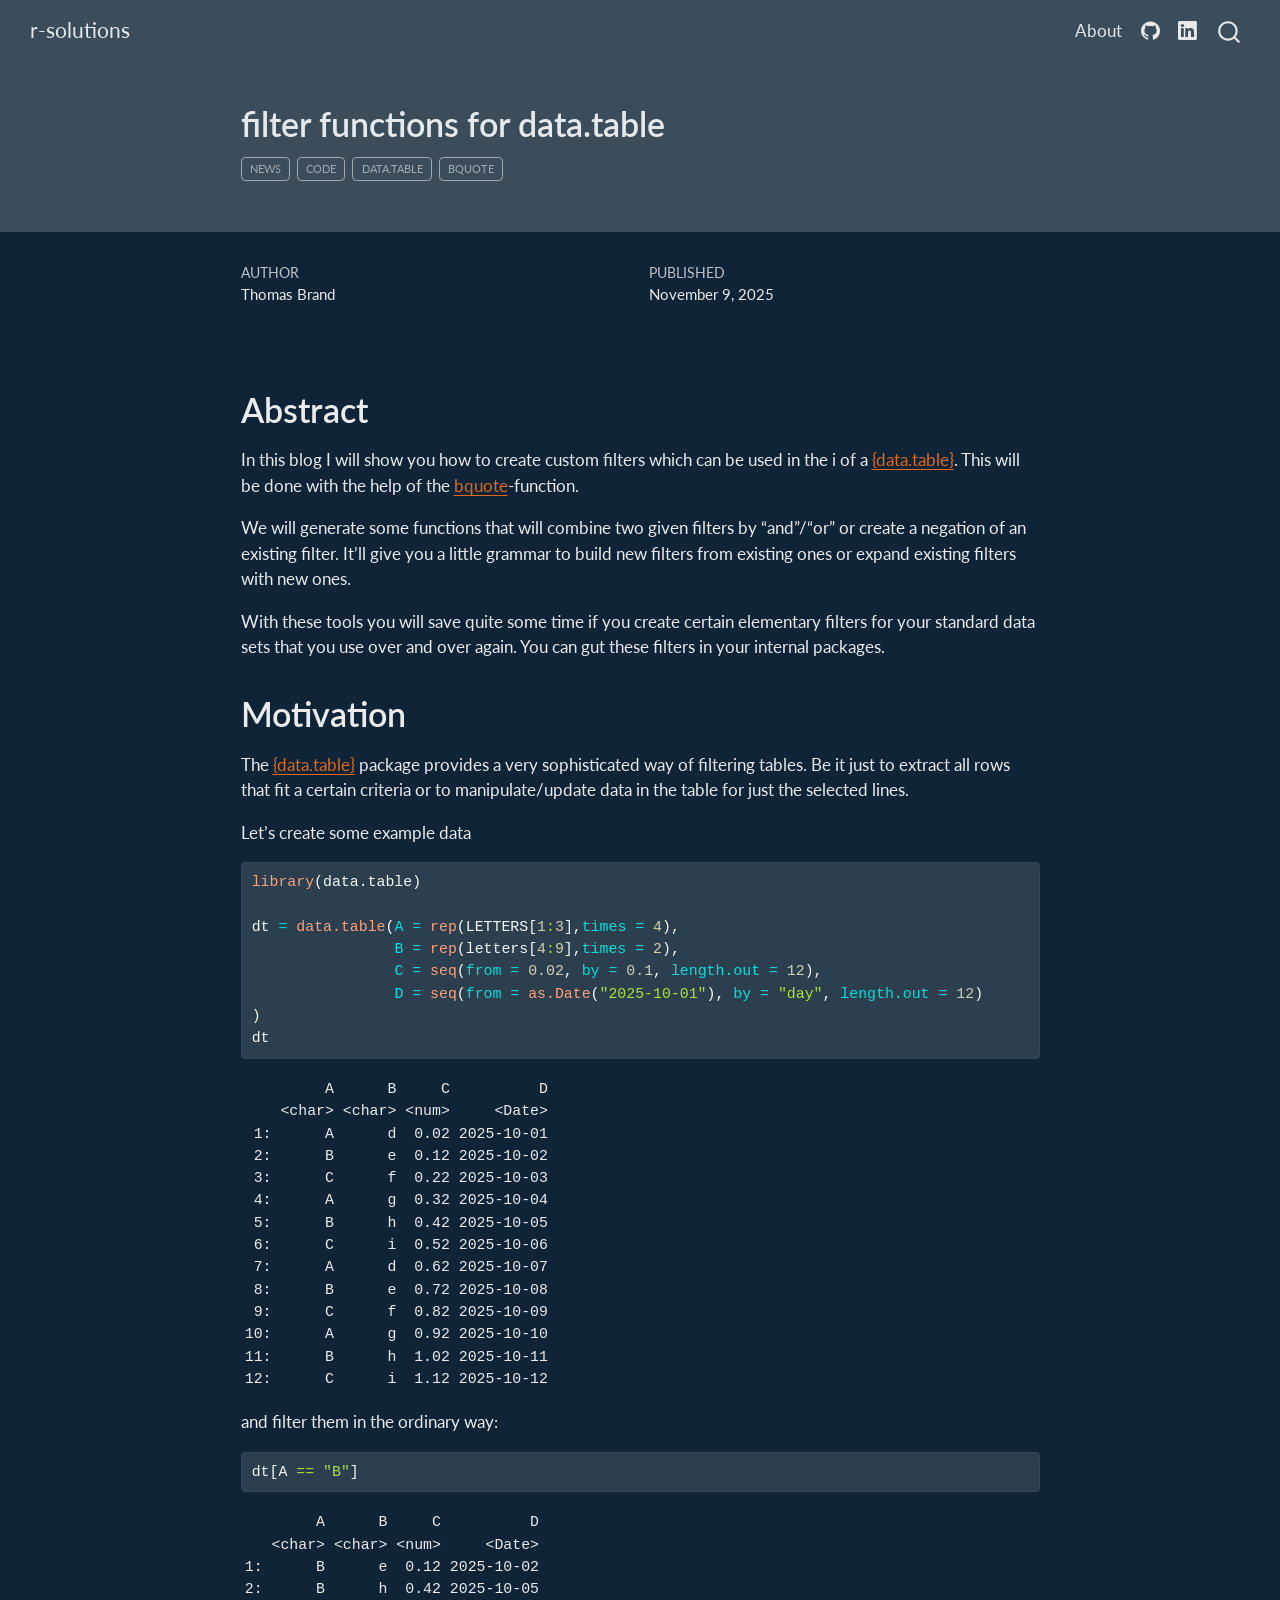
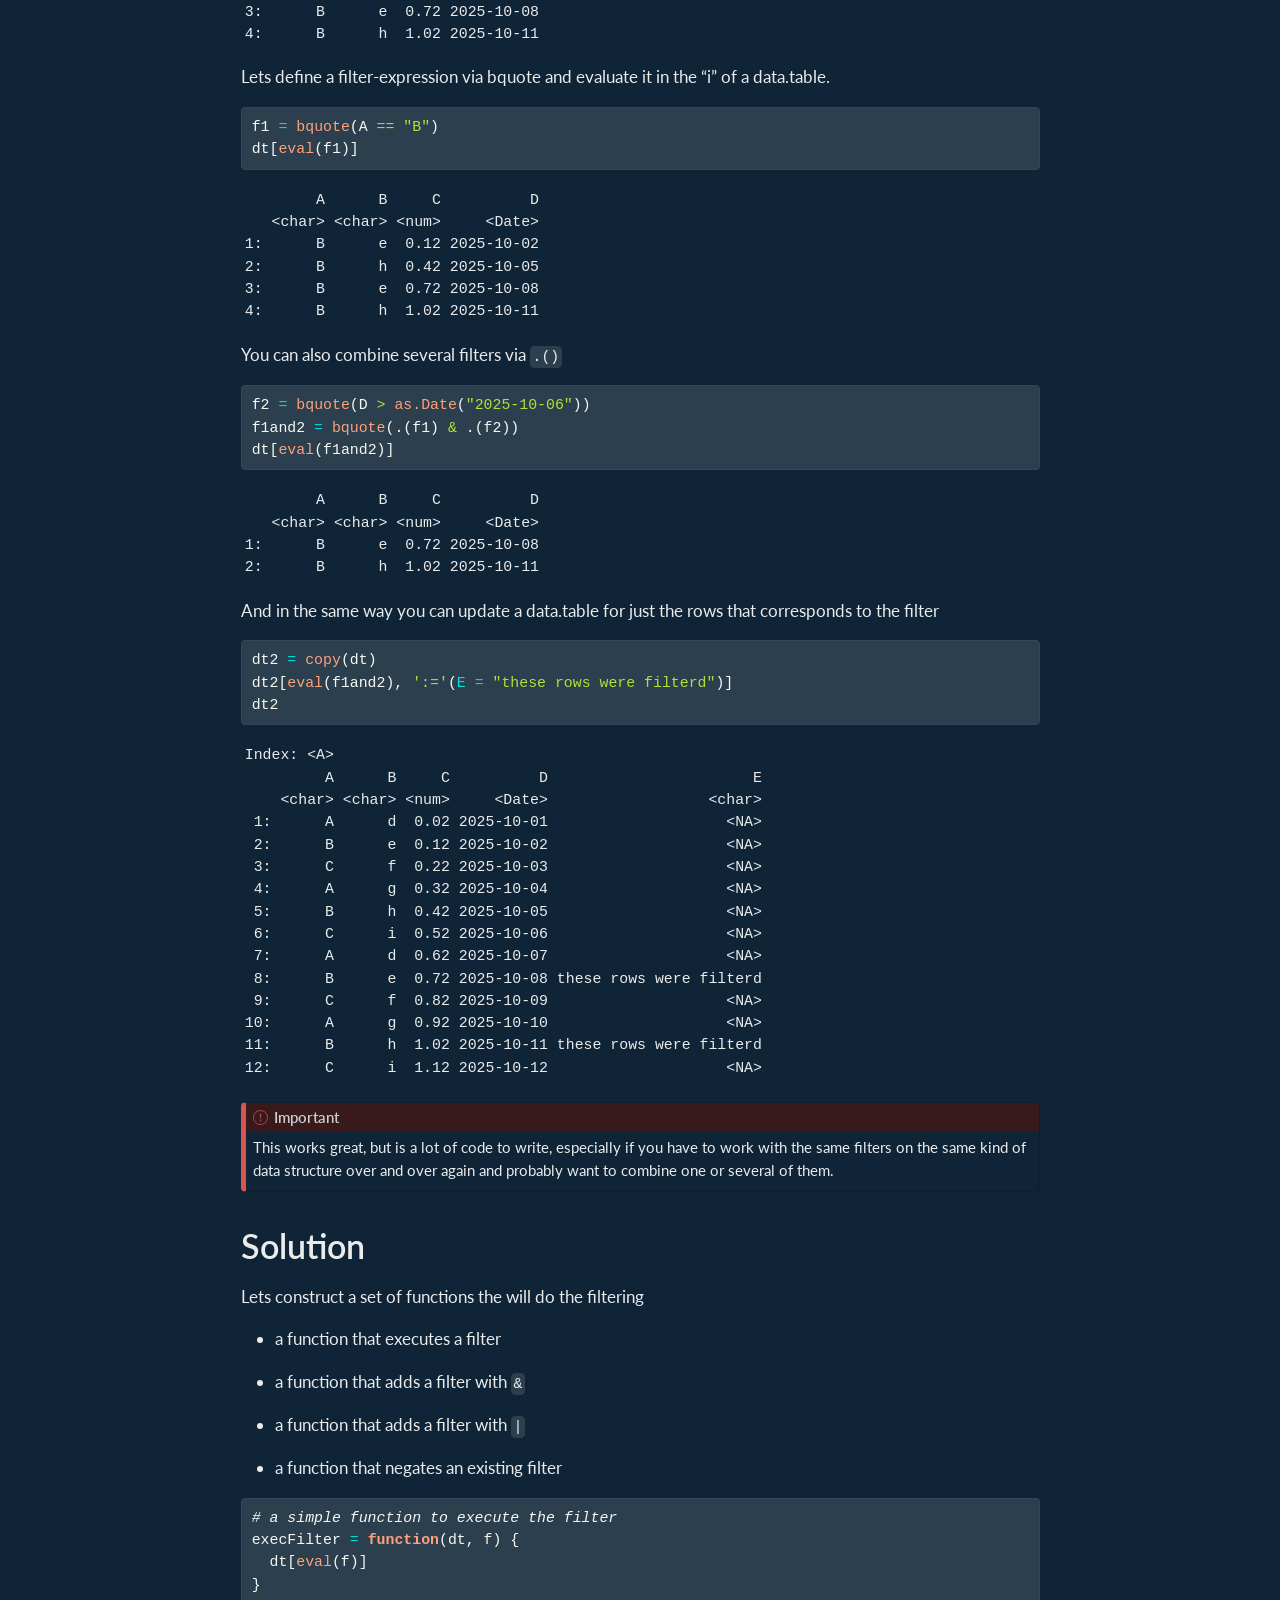
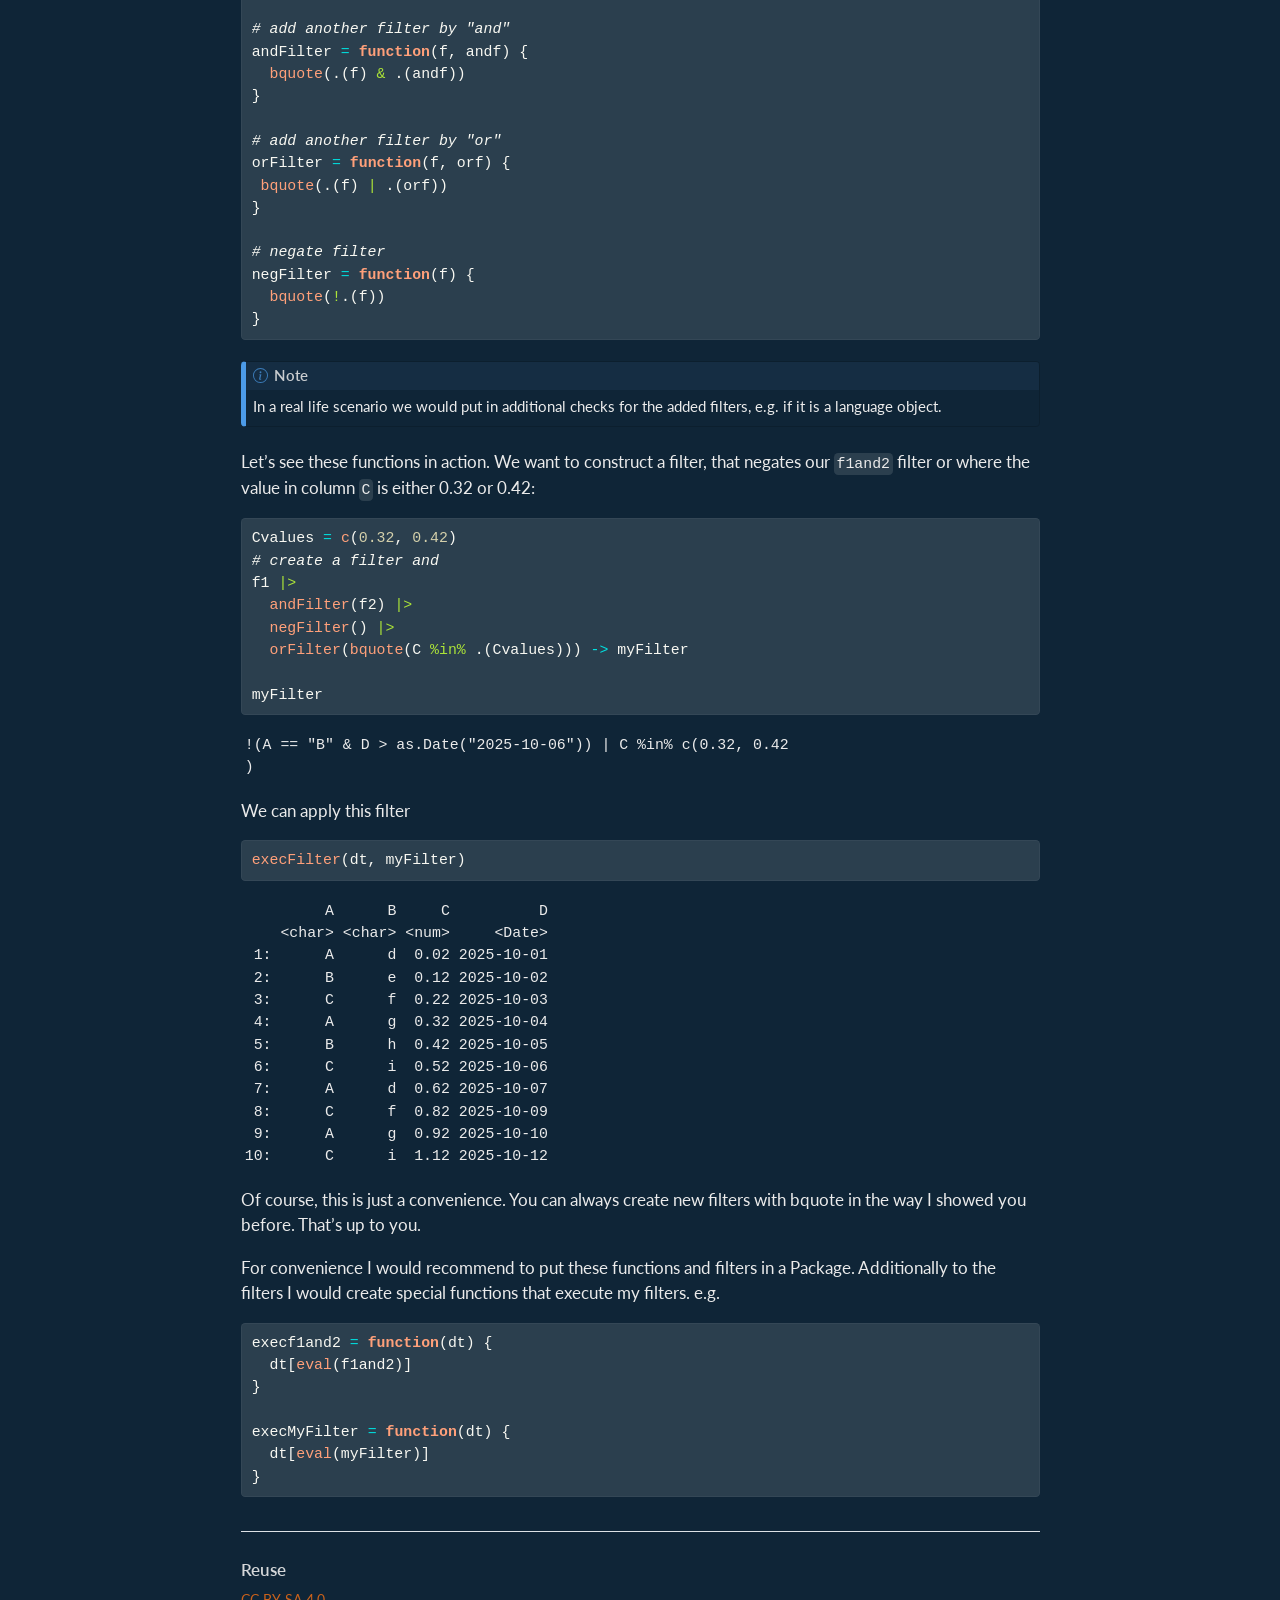
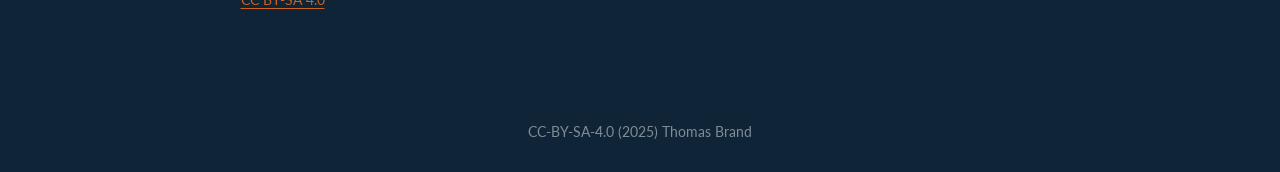
<file: docs/posts/filter-functions-for-data-table/index.html>
<!DOCTYPE html>
<html xmlns="http://www.w3.org/1999/xhtml" lang="en" xml:lang="en"><head>

<meta charset="utf-8">
<meta name="generator" content="quarto-1.9.38">

<meta name="viewport" content="width=device-width, initial-scale=1.0, user-scalable=yes">

<meta name="author" content="Thomas Brand">
<meta name="dcterms.date" content="2025-11-09">

<title>filter functions for data.table – r-solutions</title>
<style>
/* Default styles provided by pandoc.
** See https://pandoc.org/MANUAL.html#variables-for-html for config info.
*/
code{white-space: pre-wrap;}
span.smallcaps{font-variant: small-caps;}
div.columns{display: flex; gap: min(4vw, 1.5em);}
div.column{flex: auto; overflow-x: auto;}
div.hanging-indent{margin-left: 1.5em; text-indent: -1.5em;}
ul.task-list{list-style: none;}
ul.task-list li input[type="checkbox"] {
  width: 0.8em;
  margin: 0 0.8em 0.2em -1em; /* quarto-specific, see https://github.com/quarto-dev/quarto-cli/issues/4556 */ 
  vertical-align: middle;
}
/* CSS for syntax highlighting */
html { -webkit-text-size-adjust: 100%; }
pre > code.sourceCode { white-space: pre; position: relative; }
pre > code.sourceCode > span { display: inline-block; line-height: 1.25; }
pre > code.sourceCode > span:empty { height: 1.2em; }
.sourceCode { overflow: visible; }
code.sourceCode > span { color: inherit; text-decoration: inherit; }
div.sourceCode { margin: 1em 0; }
pre.sourceCode { margin: 0; }
@media screen {
div.sourceCode { overflow: auto; }
}
@media print {
pre > code.sourceCode { white-space: pre-wrap; }
pre > code.sourceCode > span { text-indent: -5em; padding-left: 5em; }
}
pre.numberSource code
  { counter-reset: source-line 0; }
pre.numberSource code > span
  { position: relative; left: -4em; counter-increment: source-line; }
pre.numberSource code > span > a:first-child::before
  { content: counter(source-line);
    position: relative; left: -1em; text-align: right; vertical-align: baseline;
    border: none; display: inline-block;
    -webkit-touch-callout: none; -webkit-user-select: none;
    -khtml-user-select: none; -moz-user-select: none;
    -ms-user-select: none; user-select: none;
    padding: 0 4px; width: 4em;
  }
pre.numberSource { margin-left: 3em;  padding-left: 4px; }
div.sourceCode
  {   }
@media screen {
pre > code.sourceCode > span > a:first-child::before { text-decoration: underline; }
}
</style>


<script src="../../site_libs/quarto-nav/quarto-nav.js"></script>
<script src="../../site_libs/quarto-nav/headroom.min.js"></script>
<script src="../../site_libs/clipboard/clipboard.min.js"></script>
<script src="../../site_libs/quarto-search/autocomplete.umd.js"></script>
<script src="../../site_libs/quarto-search/fuse.min.js"></script>
<script src="../../site_libs/quarto-search/quarto-search.js"></script>
<meta name="quarto:offset" content="../../">
<script src="../../site_libs/quarto-html/quarto.js" type="module"></script>
<script src="../../site_libs/quarto-html/tabsets/tabsets.js" type="module"></script>
<script src="../../site_libs/quarto-html/popper.min.js"></script>
<script src="../../site_libs/quarto-html/tippy.umd.min.js"></script>
<script src="../../site_libs/quarto-html/anchor.min.js"></script>
<link href="../../site_libs/quarto-html/tippy.css" rel="stylesheet">
<link href="../../site_libs/quarto-html/quarto-syntax-highlighting-dark-0a6b7249c26820e032cb0bd839ff02b1.css" rel="stylesheet" id="quarto-text-highlighting-styles">
<script src="../../site_libs/bootstrap/bootstrap.min.js"></script>
<link href="../../site_libs/bootstrap/bootstrap-icons.css" rel="stylesheet">
<link href="../../site_libs/bootstrap/bootstrap-f452b10783ece9702d607fcf8de6a7fb.min.css" rel="stylesheet" append-hash="true" id="quarto-bootstrap" data-mode="dark">
<script id="quarto-search-options" type="application/json">{
  "location": "navbar",
  "copy-button": false,
  "collapse-after": 3,
  "panel-placement": "end",
  "type": "overlay",
  "limit": 50,
  "keyboard-shortcut": [
    "f",
    "/",
    "s"
  ],
  "show-item-context": false,
  "language": {
    "search-no-results-text": "No results",
    "search-matching-documents-text": "matching documents",
    "search-copy-link-title": "Copy link to search",
    "search-hide-matches-text": "Hide additional matches",
    "search-more-match-text": "more match in this document",
    "search-more-matches-text": "more matches in this document",
    "search-clear-button-title": "Clear",
    "search-text-placeholder": "",
    "search-detached-cancel-button-title": "Cancel",
    "search-submit-button-title": "Submit",
    "search-label": "Search"
  }
}</script>


<link rel="stylesheet" href="../../styles.css">
</head>

<body class="nav-fixed fullcontent quarto-light">

<div id="quarto-search-results"></div>
  <header id="quarto-header" class="headroom fixed-top quarto-banner">
    <nav class="navbar navbar-expand-lg " data-bs-theme="dark">
      <div class="navbar-container container-fluid">
      <div class="navbar-brand-container mx-auto">
    <a class="navbar-brand" href="../../index.html">
    <span class="navbar-title">r-solutions</span>
    </a>
  </div>
            <div id="quarto-search" class="" title="Search"></div>
          <button class="navbar-toggler" type="button" data-bs-toggle="collapse" data-bs-target="#navbarCollapse" aria-controls="navbarCollapse" role="menu" aria-expanded="false" aria-label="Toggle navigation" onclick="if (window.quartoToggleHeadroom) { window.quartoToggleHeadroom(); }">
  <span class="navbar-toggler-icon"></span>
</button>
          <div class="collapse navbar-collapse" id="navbarCollapse">
            <ul class="navbar-nav navbar-nav-scroll ms-auto">
  <li class="nav-item">
    <a class="nav-link" href="../../about.html"> 
<span class="menu-text">About</span></a>
  </li>  
  <li class="nav-item compact">
    <a class="nav-link" href="https://github.com/thomasbrand77"> <i class="bi bi-github" role="img">
</i> 
<span class="menu-text"></span></a>
  </li>  
  <li class="nav-item compact">
    <a class="nav-link" href="https://www.linkedin.com/in/thomas-brand-0b5324186/"> <i class="bi bi-linkedin" role="img">
</i> 
<span class="menu-text"></span></a>
  </li>  
</ul>
          </div> <!-- /navcollapse -->
            <div class="quarto-navbar-tools">
</div>
      </div> <!-- /container-fluid -->
    </nav>
</header>
<!-- content -->
<header id="title-block-header" class="quarto-title-block default page-columns page-full">
  <div class="quarto-title-banner page-columns page-full">
    <div class="quarto-title column-body">
      <h1 class="title">filter functions for data.table</h1>
                                <div class="quarto-categories">
                <div class="quarto-category">news</div>
                <div class="quarto-category">code</div>
                <div class="quarto-category">data.table</div>
                <div class="quarto-category">bquote</div>
              </div>
                  </div>
  </div>
    
  
  <div class="quarto-title-meta">

      <div>
      <div class="quarto-title-meta-heading">Author</div>
      <div class="quarto-title-meta-contents">
               <p>Thomas Brand </p>
            </div>
    </div>
      
      <div>
      <div class="quarto-title-meta-heading">Published</div>
      <div class="quarto-title-meta-contents">
        <p class="date">November 9, 2025</p>
      </div>
    </div>
    
      
    </div>
    
  
  </header><div id="quarto-content" class="quarto-container page-columns page-rows-contents page-layout-article page-navbar">
<!-- sidebar -->
<!-- margin-sidebar -->
    
<!-- main -->
<main class="content quarto-banner-title-block" id="quarto-document-content">





<section id="abstract" class="level1">
<h1>Abstract</h1>
<p>In this blog I will show you how to create custom filters which can be used in the i of a <a href="https://rdatatable.gitlab.io/data.table/">{data.table}</a>. This will be done with the help of the <a href="https://www.rdocumentation.org/packages/base/versions/3.6.2/topics/bquote">bquote</a>-function.</p>
<p>We will generate some functions that will combine two given filters by “and”/“or” or create a negation of an existing filter. It’ll give you a little grammar to build new filters from existing ones or expand existing filters with new ones.</p>
<p>With these tools you will save quite some time if you create certain elementary filters for your standard data sets that you use over and over again. You can gut these filters in your internal packages.</p>
</section>
<section id="motivation" class="level1">
<h1>Motivation</h1>
<p>The <a href="https://rdatatable.gitlab.io/data.table/">{data.table}</a> package provides a very sophisticated way of filtering tables. Be it just to extract all rows that fit a certain criteria or to manipulate/update data in the table for just the selected lines.</p>
<p>Let’s create some example data</p>
<div class="cell">
<div class="code-copy-outer-scaffold"><div class="sourceCode cell-code" id="cb1"><pre class="sourceCode r code-with-copy"><code class="sourceCode r"><span id="cb1-1"><a href="#cb1-1" aria-hidden="true" tabindex="-1"></a><span class="fu">library</span>(data.table)</span>
<span id="cb1-2"><a href="#cb1-2" aria-hidden="true" tabindex="-1"></a></span>
<span id="cb1-3"><a href="#cb1-3" aria-hidden="true" tabindex="-1"></a>dt <span class="ot">=</span> <span class="fu">data.table</span>(<span class="at">A =</span> <span class="fu">rep</span>(LETTERS[<span class="dv">1</span><span class="sc">:</span><span class="dv">3</span>],<span class="at">times =</span> <span class="dv">4</span>),</span>
<span id="cb1-4"><a href="#cb1-4" aria-hidden="true" tabindex="-1"></a>                <span class="at">B =</span> <span class="fu">rep</span>(letters[<span class="dv">4</span><span class="sc">:</span><span class="dv">9</span>],<span class="at">times =</span> <span class="dv">2</span>),</span>
<span id="cb1-5"><a href="#cb1-5" aria-hidden="true" tabindex="-1"></a>                <span class="at">C =</span> <span class="fu">seq</span>(<span class="at">from =</span> <span class="fl">0.02</span>, <span class="at">by =</span> <span class="fl">0.1</span>, <span class="at">length.out =</span> <span class="dv">12</span>),</span>
<span id="cb1-6"><a href="#cb1-6" aria-hidden="true" tabindex="-1"></a>                <span class="at">D =</span> <span class="fu">seq</span>(<span class="at">from =</span> <span class="fu">as.Date</span>(<span class="st">"2025-10-01"</span>), <span class="at">by =</span> <span class="st">"day"</span>, <span class="at">length.out =</span> <span class="dv">12</span>)</span>
<span id="cb1-7"><a href="#cb1-7" aria-hidden="true" tabindex="-1"></a>)</span>
<span id="cb1-8"><a href="#cb1-8" aria-hidden="true" tabindex="-1"></a>dt</span></code></pre></div><button title="Copy to Clipboard" class="code-copy-button"><i class="bi"></i></button></div>
<div class="cell-output cell-output-stdout">
<pre><code>         A      B     C          D
    &lt;char&gt; &lt;char&gt; &lt;num&gt;     &lt;Date&gt;
 1:      A      d  0.02 2025-10-01
 2:      B      e  0.12 2025-10-02
 3:      C      f  0.22 2025-10-03
 4:      A      g  0.32 2025-10-04
 5:      B      h  0.42 2025-10-05
 6:      C      i  0.52 2025-10-06
 7:      A      d  0.62 2025-10-07
 8:      B      e  0.72 2025-10-08
 9:      C      f  0.82 2025-10-09
10:      A      g  0.92 2025-10-10
11:      B      h  1.02 2025-10-11
12:      C      i  1.12 2025-10-12</code></pre>
</div>
</div>
<p>and filter them in the ordinary way:</p>
<div class="cell">
<div class="code-copy-outer-scaffold"><div class="sourceCode cell-code" id="cb3"><pre class="sourceCode r code-with-copy"><code class="sourceCode r"><span id="cb3-1"><a href="#cb3-1" aria-hidden="true" tabindex="-1"></a>dt[A <span class="sc">==</span> <span class="st">"B"</span>]</span></code></pre></div><button title="Copy to Clipboard" class="code-copy-button"><i class="bi"></i></button></div>
<div class="cell-output cell-output-stdout">
<pre><code>        A      B     C          D
   &lt;char&gt; &lt;char&gt; &lt;num&gt;     &lt;Date&gt;
1:      B      e  0.12 2025-10-02
2:      B      h  0.42 2025-10-05
3:      B      e  0.72 2025-10-08
4:      B      h  1.02 2025-10-11</code></pre>
</div>
</div>
<p>Lets define a filter-expression via bquote and evaluate it in the “i” of a data.table.</p>
<div class="cell">
<div class="code-copy-outer-scaffold"><div class="sourceCode cell-code" id="cb5"><pre class="sourceCode r code-with-copy"><code class="sourceCode r"><span id="cb5-1"><a href="#cb5-1" aria-hidden="true" tabindex="-1"></a>f1 <span class="ot">=</span> <span class="fu">bquote</span>(A <span class="sc">==</span> <span class="st">"B"</span>) </span>
<span id="cb5-2"><a href="#cb5-2" aria-hidden="true" tabindex="-1"></a>dt[<span class="fu">eval</span>(f1)]</span></code></pre></div><button title="Copy to Clipboard" class="code-copy-button"><i class="bi"></i></button></div>
<div class="cell-output cell-output-stdout">
<pre><code>        A      B     C          D
   &lt;char&gt; &lt;char&gt; &lt;num&gt;     &lt;Date&gt;
1:      B      e  0.12 2025-10-02
2:      B      h  0.42 2025-10-05
3:      B      e  0.72 2025-10-08
4:      B      h  1.02 2025-10-11</code></pre>
</div>
</div>
<p>You can also combine several filters via <code>.()</code></p>
<div class="cell">
<div class="code-copy-outer-scaffold"><div class="sourceCode cell-code" id="cb7"><pre class="sourceCode r code-with-copy"><code class="sourceCode r"><span id="cb7-1"><a href="#cb7-1" aria-hidden="true" tabindex="-1"></a>f2 <span class="ot">=</span> <span class="fu">bquote</span>(D <span class="sc">&gt;</span> <span class="fu">as.Date</span>(<span class="st">"2025-10-06"</span>))</span>
<span id="cb7-2"><a href="#cb7-2" aria-hidden="true" tabindex="-1"></a>f1and2 <span class="ot">=</span> <span class="fu">bquote</span>(.(f1) <span class="sc">&amp;</span> .(f2))</span>
<span id="cb7-3"><a href="#cb7-3" aria-hidden="true" tabindex="-1"></a>dt[<span class="fu">eval</span>(f1and2)]</span></code></pre></div><button title="Copy to Clipboard" class="code-copy-button"><i class="bi"></i></button></div>
<div class="cell-output cell-output-stdout">
<pre><code>        A      B     C          D
   &lt;char&gt; &lt;char&gt; &lt;num&gt;     &lt;Date&gt;
1:      B      e  0.72 2025-10-08
2:      B      h  1.02 2025-10-11</code></pre>
</div>
</div>
<p>And in the same way you can update a data.table for just the rows that corresponds to the filter</p>
<div class="cell">
<div class="code-copy-outer-scaffold"><div class="sourceCode cell-code" id="cb9"><pre class="sourceCode r code-with-copy"><code class="sourceCode r"><span id="cb9-1"><a href="#cb9-1" aria-hidden="true" tabindex="-1"></a>dt2 <span class="ot">=</span> <span class="fu">copy</span>(dt)</span>
<span id="cb9-2"><a href="#cb9-2" aria-hidden="true" tabindex="-1"></a>dt2[<span class="fu">eval</span>(f1and2), <span class="st">':='</span>(<span class="at">E =</span> <span class="st">"these rows were filterd"</span>)]</span>
<span id="cb9-3"><a href="#cb9-3" aria-hidden="true" tabindex="-1"></a>dt2</span></code></pre></div><button title="Copy to Clipboard" class="code-copy-button"><i class="bi"></i></button></div>
<div class="cell-output cell-output-stdout">
<pre><code>Index: &lt;A&gt;
         A      B     C          D                       E
    &lt;char&gt; &lt;char&gt; &lt;num&gt;     &lt;Date&gt;                  &lt;char&gt;
 1:      A      d  0.02 2025-10-01                    &lt;NA&gt;
 2:      B      e  0.12 2025-10-02                    &lt;NA&gt;
 3:      C      f  0.22 2025-10-03                    &lt;NA&gt;
 4:      A      g  0.32 2025-10-04                    &lt;NA&gt;
 5:      B      h  0.42 2025-10-05                    &lt;NA&gt;
 6:      C      i  0.52 2025-10-06                    &lt;NA&gt;
 7:      A      d  0.62 2025-10-07                    &lt;NA&gt;
 8:      B      e  0.72 2025-10-08 these rows were filterd
 9:      C      f  0.82 2025-10-09                    &lt;NA&gt;
10:      A      g  0.92 2025-10-10                    &lt;NA&gt;
11:      B      h  1.02 2025-10-11 these rows were filterd
12:      C      i  1.12 2025-10-12                    &lt;NA&gt;</code></pre>
</div>
</div>
<div class="callout callout-style-default callout-important callout-titled">
<div class="callout-header d-flex align-content-center">
<div class="callout-icon-container">
<i class="callout-icon"></i>
</div>
<div class="callout-title-container flex-fill">
Important
</div>
</div>
<div class="callout-body-container callout-body">
<p>This works great, but is a lot of code to write, especially if you have to work with the same filters on the same kind of data structure over and over again and probably want to combine one or several of them.</p>
</div>
</div>
</section>
<section id="solution" class="level1">
<h1>Solution</h1>
<p>Lets construct a set of functions the will do the filtering</p>
<ul>
<li><p>a function that executes a filter</p></li>
<li><p>a function that adds a filter with <code>&amp;</code></p></li>
<li><p>a function that adds a filter with <code>|</code></p></li>
<li><p>a function that negates an existing filter</p></li>
</ul>
<div class="cell">
<div class="code-copy-outer-scaffold"><div class="sourceCode cell-code" id="cb11"><pre class="sourceCode r code-with-copy"><code class="sourceCode r"><span id="cb11-1"><a href="#cb11-1" aria-hidden="true" tabindex="-1"></a><span class="co"># a simple function to execute the filter</span></span>
<span id="cb11-2"><a href="#cb11-2" aria-hidden="true" tabindex="-1"></a>execFilter <span class="ot">=</span> <span class="cf">function</span>(dt, f) {</span>
<span id="cb11-3"><a href="#cb11-3" aria-hidden="true" tabindex="-1"></a>  dt[<span class="fu">eval</span>(f)]</span>
<span id="cb11-4"><a href="#cb11-4" aria-hidden="true" tabindex="-1"></a>}</span>
<span id="cb11-5"><a href="#cb11-5" aria-hidden="true" tabindex="-1"></a></span>
<span id="cb11-6"><a href="#cb11-6" aria-hidden="true" tabindex="-1"></a><span class="co"># add another filter by "and"</span></span>
<span id="cb11-7"><a href="#cb11-7" aria-hidden="true" tabindex="-1"></a>andFilter <span class="ot">=</span> <span class="cf">function</span>(f, andf) {</span>
<span id="cb11-8"><a href="#cb11-8" aria-hidden="true" tabindex="-1"></a>  <span class="fu">bquote</span>(.(f) <span class="sc">&amp;</span> .(andf))</span>
<span id="cb11-9"><a href="#cb11-9" aria-hidden="true" tabindex="-1"></a>}</span>
<span id="cb11-10"><a href="#cb11-10" aria-hidden="true" tabindex="-1"></a></span>
<span id="cb11-11"><a href="#cb11-11" aria-hidden="true" tabindex="-1"></a><span class="co"># add another filter by "or"</span></span>
<span id="cb11-12"><a href="#cb11-12" aria-hidden="true" tabindex="-1"></a>orFilter <span class="ot">=</span> <span class="cf">function</span>(f, orf) {</span>
<span id="cb11-13"><a href="#cb11-13" aria-hidden="true" tabindex="-1"></a> <span class="fu">bquote</span>(.(f) <span class="sc">|</span> .(orf)) </span>
<span id="cb11-14"><a href="#cb11-14" aria-hidden="true" tabindex="-1"></a>}</span>
<span id="cb11-15"><a href="#cb11-15" aria-hidden="true" tabindex="-1"></a></span>
<span id="cb11-16"><a href="#cb11-16" aria-hidden="true" tabindex="-1"></a><span class="co"># negate filter</span></span>
<span id="cb11-17"><a href="#cb11-17" aria-hidden="true" tabindex="-1"></a>negFilter <span class="ot">=</span> <span class="cf">function</span>(f) {</span>
<span id="cb11-18"><a href="#cb11-18" aria-hidden="true" tabindex="-1"></a>  <span class="fu">bquote</span>(<span class="sc">!</span>.(f))</span>
<span id="cb11-19"><a href="#cb11-19" aria-hidden="true" tabindex="-1"></a>}</span></code></pre></div><button title="Copy to Clipboard" class="code-copy-button"><i class="bi"></i></button></div>
</div>
<div class="callout callout-style-default callout-note callout-titled">
<div class="callout-header d-flex align-content-center">
<div class="callout-icon-container">
<i class="callout-icon"></i>
</div>
<div class="callout-title-container flex-fill">
Note
</div>
</div>
<div class="callout-body-container callout-body">
<p>In a real life scenario we would put in additional checks for the added filters, e.g.&nbsp;if it is a language object.</p>
</div>
</div>
<p>Let’s see these functions in action. We want to construct a filter, that negates our <code>f1and2</code> filter or where the value in column <code>C</code> is either 0.32 or 0.42:</p>
<div class="cell">
<div class="code-copy-outer-scaffold"><div class="sourceCode cell-code" id="cb12"><pre class="sourceCode r code-with-copy"><code class="sourceCode r"><span id="cb12-1"><a href="#cb12-1" aria-hidden="true" tabindex="-1"></a>Cvalues <span class="ot">=</span> <span class="fu">c</span>(<span class="fl">0.32</span>, <span class="fl">0.42</span>)</span>
<span id="cb12-2"><a href="#cb12-2" aria-hidden="true" tabindex="-1"></a><span class="co"># create a filter and </span></span>
<span id="cb12-3"><a href="#cb12-3" aria-hidden="true" tabindex="-1"></a>f1 <span class="sc">|&gt;</span> </span>
<span id="cb12-4"><a href="#cb12-4" aria-hidden="true" tabindex="-1"></a>  <span class="fu">andFilter</span>(f2) <span class="sc">|&gt;</span></span>
<span id="cb12-5"><a href="#cb12-5" aria-hidden="true" tabindex="-1"></a>  <span class="fu">negFilter</span>() <span class="sc">|&gt;</span></span>
<span id="cb12-6"><a href="#cb12-6" aria-hidden="true" tabindex="-1"></a>  <span class="fu">orFilter</span>(<span class="fu">bquote</span>(C <span class="sc">%in%</span> .(Cvalues))) <span class="ot">-&gt;</span> myFilter</span>
<span id="cb12-7"><a href="#cb12-7" aria-hidden="true" tabindex="-1"></a></span>
<span id="cb12-8"><a href="#cb12-8" aria-hidden="true" tabindex="-1"></a>myFilter</span></code></pre></div><button title="Copy to Clipboard" class="code-copy-button"><i class="bi"></i></button></div>
<div class="cell-output cell-output-stdout">
<pre><code>!(A == "B" &amp; D &gt; as.Date("2025-10-06")) | C %in% c(0.32, 0.42
)</code></pre>
</div>
</div>
<p>We can apply this filter</p>
<div class="cell">
<div class="code-copy-outer-scaffold"><div class="sourceCode cell-code" id="cb14"><pre class="sourceCode r code-with-copy"><code class="sourceCode r"><span id="cb14-1"><a href="#cb14-1" aria-hidden="true" tabindex="-1"></a><span class="fu">execFilter</span>(dt, myFilter)</span></code></pre></div><button title="Copy to Clipboard" class="code-copy-button"><i class="bi"></i></button></div>
<div class="cell-output cell-output-stdout">
<pre><code>         A      B     C          D
    &lt;char&gt; &lt;char&gt; &lt;num&gt;     &lt;Date&gt;
 1:      A      d  0.02 2025-10-01
 2:      B      e  0.12 2025-10-02
 3:      C      f  0.22 2025-10-03
 4:      A      g  0.32 2025-10-04
 5:      B      h  0.42 2025-10-05
 6:      C      i  0.52 2025-10-06
 7:      A      d  0.62 2025-10-07
 8:      C      f  0.82 2025-10-09
 9:      A      g  0.92 2025-10-10
10:      C      i  1.12 2025-10-12</code></pre>
</div>
</div>
<p>Of course, this is just a convenience. You can always create new filters with bquote in the way I showed you before. That’s up to you.</p>
<p>For convenience I would recommend to put these functions and filters in a Package. Additionally to the filters I would create special functions that execute my filters. e.g.</p>
<div class="cell">
<div class="code-copy-outer-scaffold"><div class="sourceCode cell-code" id="cb16"><pre class="sourceCode r code-with-copy"><code class="sourceCode r"><span id="cb16-1"><a href="#cb16-1" aria-hidden="true" tabindex="-1"></a>execf1and2 <span class="ot">=</span> <span class="cf">function</span>(dt) {</span>
<span id="cb16-2"><a href="#cb16-2" aria-hidden="true" tabindex="-1"></a>  dt[<span class="fu">eval</span>(f1and2)]</span>
<span id="cb16-3"><a href="#cb16-3" aria-hidden="true" tabindex="-1"></a>}</span>
<span id="cb16-4"><a href="#cb16-4" aria-hidden="true" tabindex="-1"></a></span>
<span id="cb16-5"><a href="#cb16-5" aria-hidden="true" tabindex="-1"></a>execMyFilter <span class="ot">=</span> <span class="cf">function</span>(dt) {</span>
<span id="cb16-6"><a href="#cb16-6" aria-hidden="true" tabindex="-1"></a>  dt[<span class="fu">eval</span>(myFilter)]</span>
<span id="cb16-7"><a href="#cb16-7" aria-hidden="true" tabindex="-1"></a>}</span></code></pre></div><button title="Copy to Clipboard" class="code-copy-button"><i class="bi"></i></button></div>
</div>


</section>

<div id="quarto-appendix" class="default"><section class="quarto-appendix-contents" id="quarto-reuse"><h2 class="anchored quarto-appendix-heading">Reuse</h2><div class="quarto-appendix-contents"><div><a rel="license" href="https://creativecommons.org/licenses/by-sa/4.0/">CC BY-SA 4.0</a></div></div></section></div></main> <!-- /main -->
<script id="quarto-html-after-body" type="application/javascript">
  window.document.addEventListener("DOMContentLoaded", function (event) {
    const icon = "";
    const anchorJS = new window.AnchorJS();
    anchorJS.options = {
      placement: 'right',
      icon: icon
    };
    anchorJS.add('.anchored');
    const isCodeAnnotation = (el) => {
      for (const clz of el.classList) {
        if (clz.startsWith('code-annotation-')) {                     
          return true;
        }
      }
      return false;
    }
    const onCopySuccess = function(e) {
      // button target
      const button = e.trigger;
      // don't keep focus
      button.blur();
      // flash "checked"
      button.classList.add('code-copy-button-checked');
      var currentTitle = button.getAttribute("title");
      button.setAttribute("title", "Copied!");
      let tooltip;
      if (window.bootstrap) {
        button.setAttribute("data-bs-toggle", "tooltip");
        button.setAttribute("data-bs-placement", "left");
        button.setAttribute("data-bs-title", "Copied!");
        tooltip = new bootstrap.Tooltip(button, 
          { trigger: "manual", 
            customClass: "code-copy-button-tooltip",
            offset: [0, -8]});
        tooltip.show();    
      }
      setTimeout(function() {
        if (tooltip) {
          tooltip.hide();
          button.removeAttribute("data-bs-title");
          button.removeAttribute("data-bs-toggle");
          button.removeAttribute("data-bs-placement");
        }
        button.setAttribute("title", currentTitle);
        button.classList.remove('code-copy-button-checked');
      }, 1000);
      // clear code selection
      e.clearSelection();
    }
    const getTextToCopy = function(trigger) {
      const outerScaffold = trigger.parentElement.cloneNode(true);
      const codeEl = outerScaffold.querySelector('code');
      for (const childEl of codeEl.children) {
        if (isCodeAnnotation(childEl)) {
          childEl.remove();
        }
      }
      return codeEl.innerText;
    }
    const clipboard = new window.ClipboardJS('.code-copy-button:not([data-in-quarto-modal])', {
      text: getTextToCopy
    });
    clipboard.on('success', onCopySuccess);
    if (window.document.getElementById('quarto-embedded-source-code-modal')) {
      const clipboardModal = new window.ClipboardJS('.code-copy-button[data-in-quarto-modal]', {
        text: getTextToCopy,
        container: window.document.getElementById('quarto-embedded-source-code-modal')
      });
      clipboardModal.on('success', onCopySuccess);
    }
      var localhostRegex = new RegExp(/^(?:http|https):\/\/localhost\:?[0-9]*\//);
      var mailtoRegex = new RegExp(/^mailto:/);
        var filterRegex = new RegExp('/' + window.location.host + '/');
      var isInternal = (href) => {
          return filterRegex.test(href) || localhostRegex.test(href) || mailtoRegex.test(href);
      }
      // Inspect non-navigation links and adorn them if external
     var links = window.document.querySelectorAll('a[href]:not(.nav-link):not(.navbar-brand):not(.toc-action):not(.sidebar-link):not(.sidebar-item-toggle):not(.pagination-link):not(.no-external):not([aria-hidden]):not(.dropdown-item):not(.quarto-navigation-tool):not(.about-link)');
      for (var i=0; i<links.length; i++) {
        const link = links[i];
        if (!isInternal(link.href)) {
          // undo the damage that might have been done by quarto-nav.js in the case of
          // links that we want to consider external
          if (link.dataset.originalHref !== undefined) {
            link.href = link.dataset.originalHref;
          }
        }
      }
    function tippyHover(el, contentFn, onTriggerFn, onUntriggerFn) {
      const config = {
        allowHTML: true,
        maxWidth: 500,
        delay: 100,
        arrow: false,
        appendTo: function(el) {
            return el.parentElement;
        },
        interactive: true,
        interactiveBorder: 10,
        theme: 'quarto',
        placement: 'bottom-start',
      };
      if (contentFn) {
        config.content = contentFn;
      }
      if (onTriggerFn) {
        config.onTrigger = onTriggerFn;
      }
      if (onUntriggerFn) {
        config.onUntrigger = onUntriggerFn;
      }
      window.tippy(el, config); 
    }
    const noterefs = window.document.querySelectorAll('a[role="doc-noteref"]');
    for (var i=0; i<noterefs.length; i++) {
      const ref = noterefs[i];
      tippyHover(ref, function() {
        // use id or data attribute instead here
        let href = ref.getAttribute('data-footnote-href') || ref.getAttribute('href');
        try { href = new URL(href).hash; } catch {}
        const id = href.replace(/^#\/?/, "");
        const note = window.document.getElementById(id);
        if (note) {
          return note.innerHTML;
        } else {
          return "";
        }
      });
    }
    const xrefs = window.document.querySelectorAll('a.quarto-xref');
    const processXRef = (id, note) => {
      // Strip column container classes
      const stripColumnClz = (el) => {
        el.classList.remove("page-full", "page-columns");
        if (el.children) {
          for (const child of el.children) {
            stripColumnClz(child);
          }
        }
      }
      stripColumnClz(note)
      if (id === null || id.startsWith('sec-')) {
        // Special case sections, only their first couple elements
        const container = document.createElement("div");
        if (note.children && note.children.length > 2) {
          container.appendChild(note.children[0].cloneNode(true));
          for (let i = 1; i < note.children.length; i++) {
            const child = note.children[i];
            if (child.tagName === "P" && child.innerText === "") {
              continue;
            } else {
              container.appendChild(child.cloneNode(true));
              break;
            }
          }
          if (window.Quarto?.typesetMath) {
            window.Quarto.typesetMath(container);
          }
          return container.innerHTML
        } else {
          if (window.Quarto?.typesetMath) {
            window.Quarto.typesetMath(note);
          }
          return note.innerHTML;
        }
      } else {
        // Remove any anchor links if they are present
        const anchorLink = note.querySelector('a.anchorjs-link');
        if (anchorLink) {
          anchorLink.remove();
        }
        if (window.Quarto?.typesetMath) {
          window.Quarto.typesetMath(note);
        }
        if (note.classList.contains("callout")) {
          return note.outerHTML;
        } else {
          return note.innerHTML;
        }
      }
    }
    for (var i=0; i<xrefs.length; i++) {
      const xref = xrefs[i];
      tippyHover(xref, undefined, function(instance) {
        instance.disable();
        let url = xref.getAttribute('href');
        let hash = undefined; 
        if (url.startsWith('#')) {
          hash = url;
        } else {
          try { hash = new URL(url).hash; } catch {}
        }
        if (hash) {
          const id = hash.replace(/^#\/?/, "");
          const note = window.document.getElementById(id);
          if (note !== null) {
            try {
              const html = processXRef(id, note.cloneNode(true));
              instance.setContent(html);
            } finally {
              instance.enable();
              instance.show();
            }
          } else {
            // See if we can fetch this
            fetch(url.split('#')[0])
            .then(res => res.text())
            .then(html => {
              const parser = new DOMParser();
              const htmlDoc = parser.parseFromString(html, "text/html");
              const note = htmlDoc.getElementById(id);
              if (note !== null) {
                const html = processXRef(id, note);
                instance.setContent(html);
              } 
            }).finally(() => {
              instance.enable();
              instance.show();
            });
          }
        } else {
          // See if we can fetch a full url (with no hash to target)
          // This is a special case and we should probably do some content thinning / targeting
          fetch(url)
          .then(res => res.text())
          .then(html => {
            const parser = new DOMParser();
            const htmlDoc = parser.parseFromString(html, "text/html");
            const note = htmlDoc.querySelector('main.content');
            if (note !== null) {
              // This should only happen for chapter cross references
              // (since there is no id in the URL)
              // remove the first header
              if (note.children.length > 0 && note.children[0].tagName === "HEADER") {
                note.children[0].remove();
              }
              const html = processXRef(null, note);
              instance.setContent(html);
            } 
          }).finally(() => {
            instance.enable();
            instance.show();
          });
        }
      }, function(instance) {
      });
    }
        let selectedAnnoteEl;
        const selectorForAnnotation = ( cell, annotation) => {
          let cellAttr = 'data-code-cell="' + cell + '"';
          let lineAttr = 'data-code-annotation="' +  annotation + '"';
          const selector = 'span[' + cellAttr + '][' + lineAttr + ']';
          return selector;
        }
        const selectCodeLines = (annoteEl) => {
          const doc = window.document;
          const targetCell = annoteEl.getAttribute("data-target-cell");
          const targetAnnotation = annoteEl.getAttribute("data-target-annotation");
          const annoteSpan = window.document.querySelector(selectorForAnnotation(targetCell, targetAnnotation));
          const lines = annoteSpan.getAttribute("data-code-lines").split(",");
          const lineIds = lines.map((line) => {
            return targetCell + "-" + line;
          })
          let top = null;
          let height = null;
          let parent = null;
          if (lineIds.length > 0) {
              //compute the position of the single el (top and bottom and make a div)
              const el = window.document.getElementById(lineIds[0]);
              top = el.offsetTop;
              height = el.offsetHeight;
              parent = el.parentElement.parentElement;
            if (lineIds.length > 1) {
              const lastEl = window.document.getElementById(lineIds[lineIds.length - 1]);
              const bottom = lastEl.offsetTop + lastEl.offsetHeight;
              height = bottom - top;
            }
            if (top !== null && height !== null && parent !== null) {
              // cook up a div (if necessary) and position it 
              let div = window.document.getElementById("code-annotation-line-highlight");
              if (div === null) {
                div = window.document.createElement("div");
                div.setAttribute("id", "code-annotation-line-highlight");
                div.style.position = 'absolute';
                parent.appendChild(div);
              }
              div.style.top = top - 2 + "px";
              div.style.height = height + 4 + "px";
              div.style.left = 0;
              let gutterDiv = window.document.getElementById("code-annotation-line-highlight-gutter");
              if (gutterDiv === null) {
                gutterDiv = window.document.createElement("div");
                gutterDiv.setAttribute("id", "code-annotation-line-highlight-gutter");
                gutterDiv.style.position = 'absolute';
                const codeCell = window.document.getElementById(targetCell);
                const gutter = codeCell.querySelector('.code-annotation-gutter');
                gutter.appendChild(gutterDiv);
              }
              gutterDiv.style.top = top - 2 + "px";
              gutterDiv.style.height = height + 4 + "px";
            }
            selectedAnnoteEl = annoteEl;
          }
        };
        const unselectCodeLines = () => {
          const elementsIds = ["code-annotation-line-highlight", "code-annotation-line-highlight-gutter"];
          elementsIds.forEach((elId) => {
            const div = window.document.getElementById(elId);
            if (div) {
              div.remove();
            }
          });
          selectedAnnoteEl = undefined;
        };
          // Handle positioning of the toggle
      window.addEventListener(
        "resize",
        throttle(() => {
          elRect = undefined;
          if (selectedAnnoteEl) {
            selectCodeLines(selectedAnnoteEl);
          }
        }, 10)
      );
      function throttle(fn, ms) {
      let throttle = false;
      let timer;
        return (...args) => {
          if(!throttle) { // first call gets through
              fn.apply(this, args);
              throttle = true;
          } else { // all the others get throttled
              if(timer) clearTimeout(timer); // cancel #2
              timer = setTimeout(() => {
                fn.apply(this, args);
                timer = throttle = false;
              }, ms);
          }
        };
      }
        // Attach click handler to the DT
        const annoteDls = window.document.querySelectorAll('dt[data-target-cell]');
        for (const annoteDlNode of annoteDls) {
          annoteDlNode.addEventListener('click', (event) => {
            const clickedEl = event.target;
            if (clickedEl !== selectedAnnoteEl) {
              unselectCodeLines();
              const activeEl = window.document.querySelector('dt[data-target-cell].code-annotation-active');
              if (activeEl) {
                activeEl.classList.remove('code-annotation-active');
              }
              selectCodeLines(clickedEl);
              clickedEl.classList.add('code-annotation-active');
            } else {
              // Unselect the line
              unselectCodeLines();
              clickedEl.classList.remove('code-annotation-active');
            }
          });
        }
    const findCites = (el) => {
      const parentEl = el.parentElement;
      if (parentEl) {
        const cites = parentEl.dataset.cites;
        if (cites) {
          return {
            el,
            cites: cites.split(' ')
          };
        } else {
          return findCites(el.parentElement)
        }
      } else {
        return undefined;
      }
    };
    var bibliorefs = window.document.querySelectorAll('a[role="doc-biblioref"]');
    for (var i=0; i<bibliorefs.length; i++) {
      const ref = bibliorefs[i];
      const citeInfo = findCites(ref);
      if (citeInfo) {
        tippyHover(citeInfo.el, function() {
          var popup = window.document.createElement('div');
          citeInfo.cites.forEach(function(cite) {
            var citeDiv = window.document.createElement('div');
            citeDiv.classList.add('hanging-indent');
            citeDiv.classList.add('csl-entry');
            var biblioDiv = window.document.getElementById('ref-' + cite);
            if (biblioDiv) {
              citeDiv.innerHTML = biblioDiv.innerHTML;
            }
            popup.appendChild(citeDiv);
          });
          return popup.innerHTML;
        });
      }
    }
  });
  </script>
</div> <!-- /content -->
<footer class="footer">
  <div class="nav-footer">
    <div class="nav-footer-left">
      &nbsp;
    </div>   
    <div class="nav-footer-center">
<p>CC-BY-SA-4.0 (2025) Thomas Brand</p>
</div>
    <div class="nav-footer-right">
      &nbsp;
    </div>
  </div>
</footer>




</body></html>
</file>
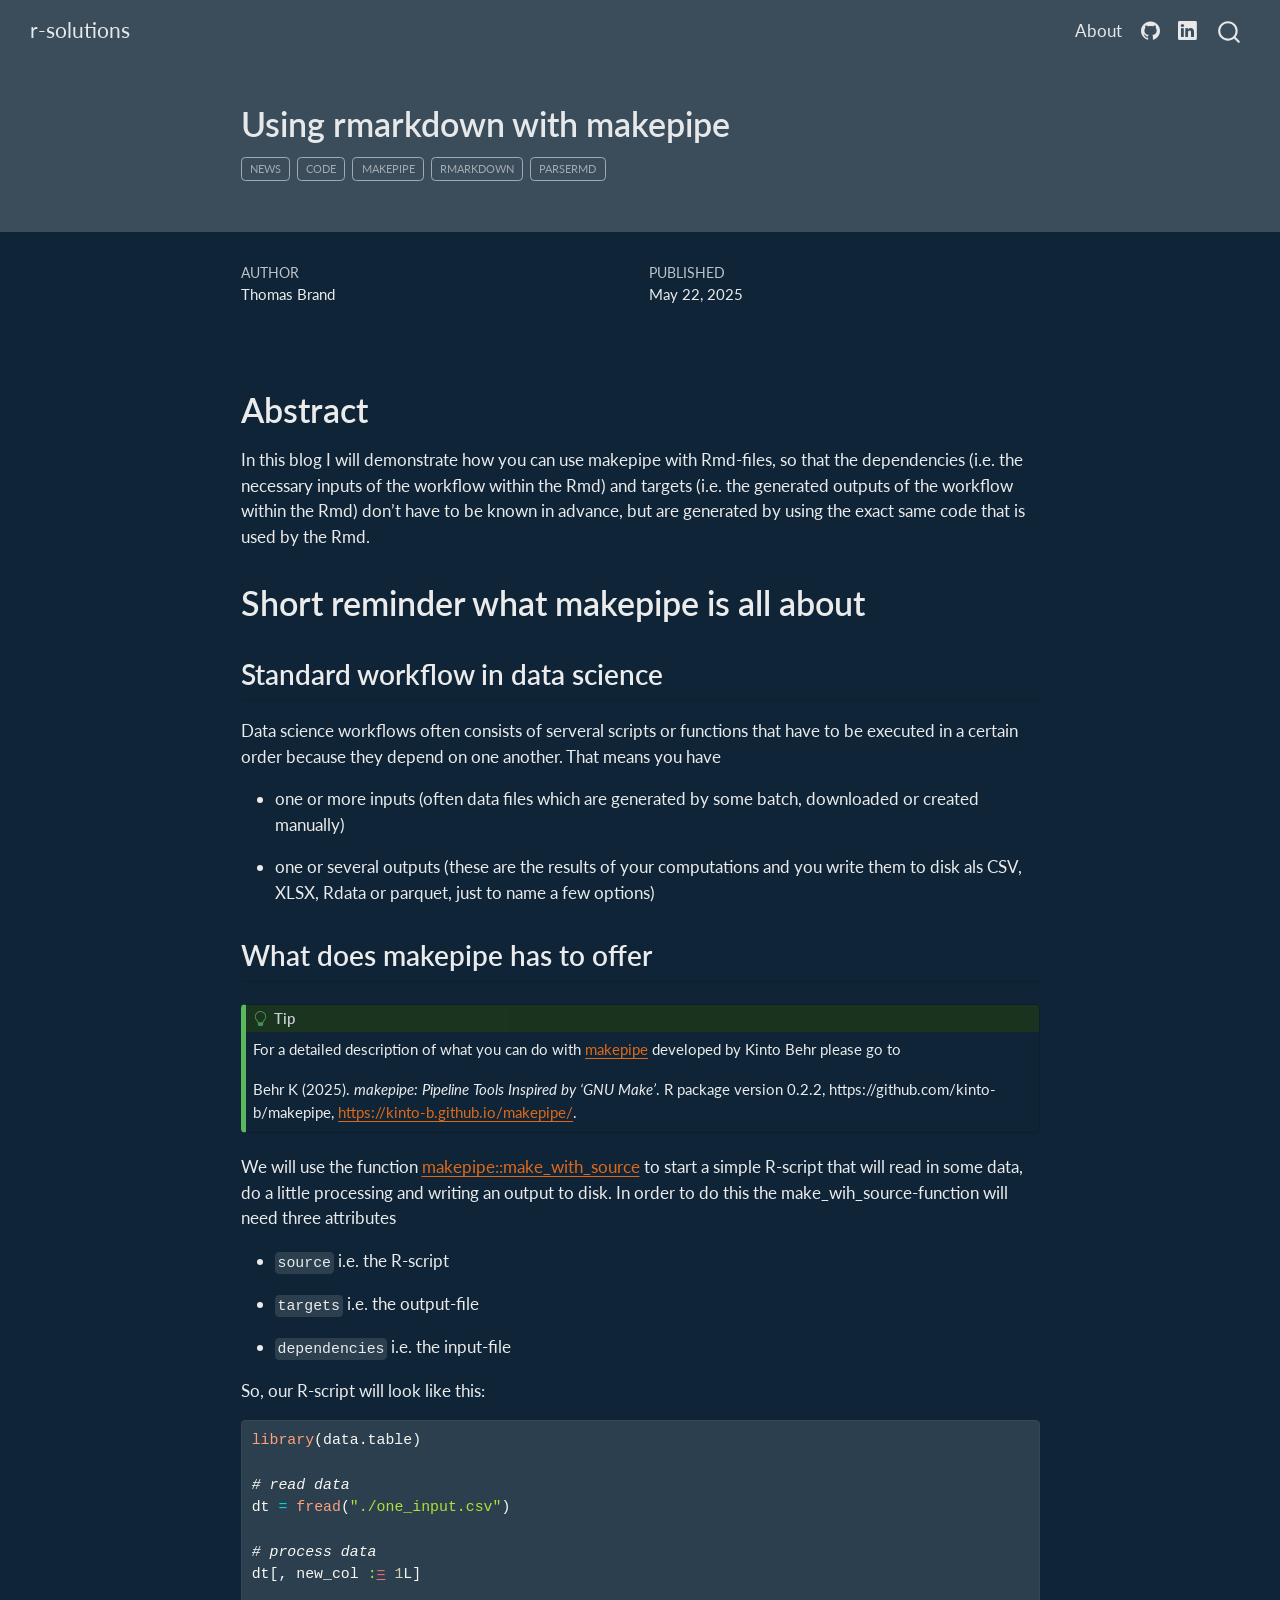
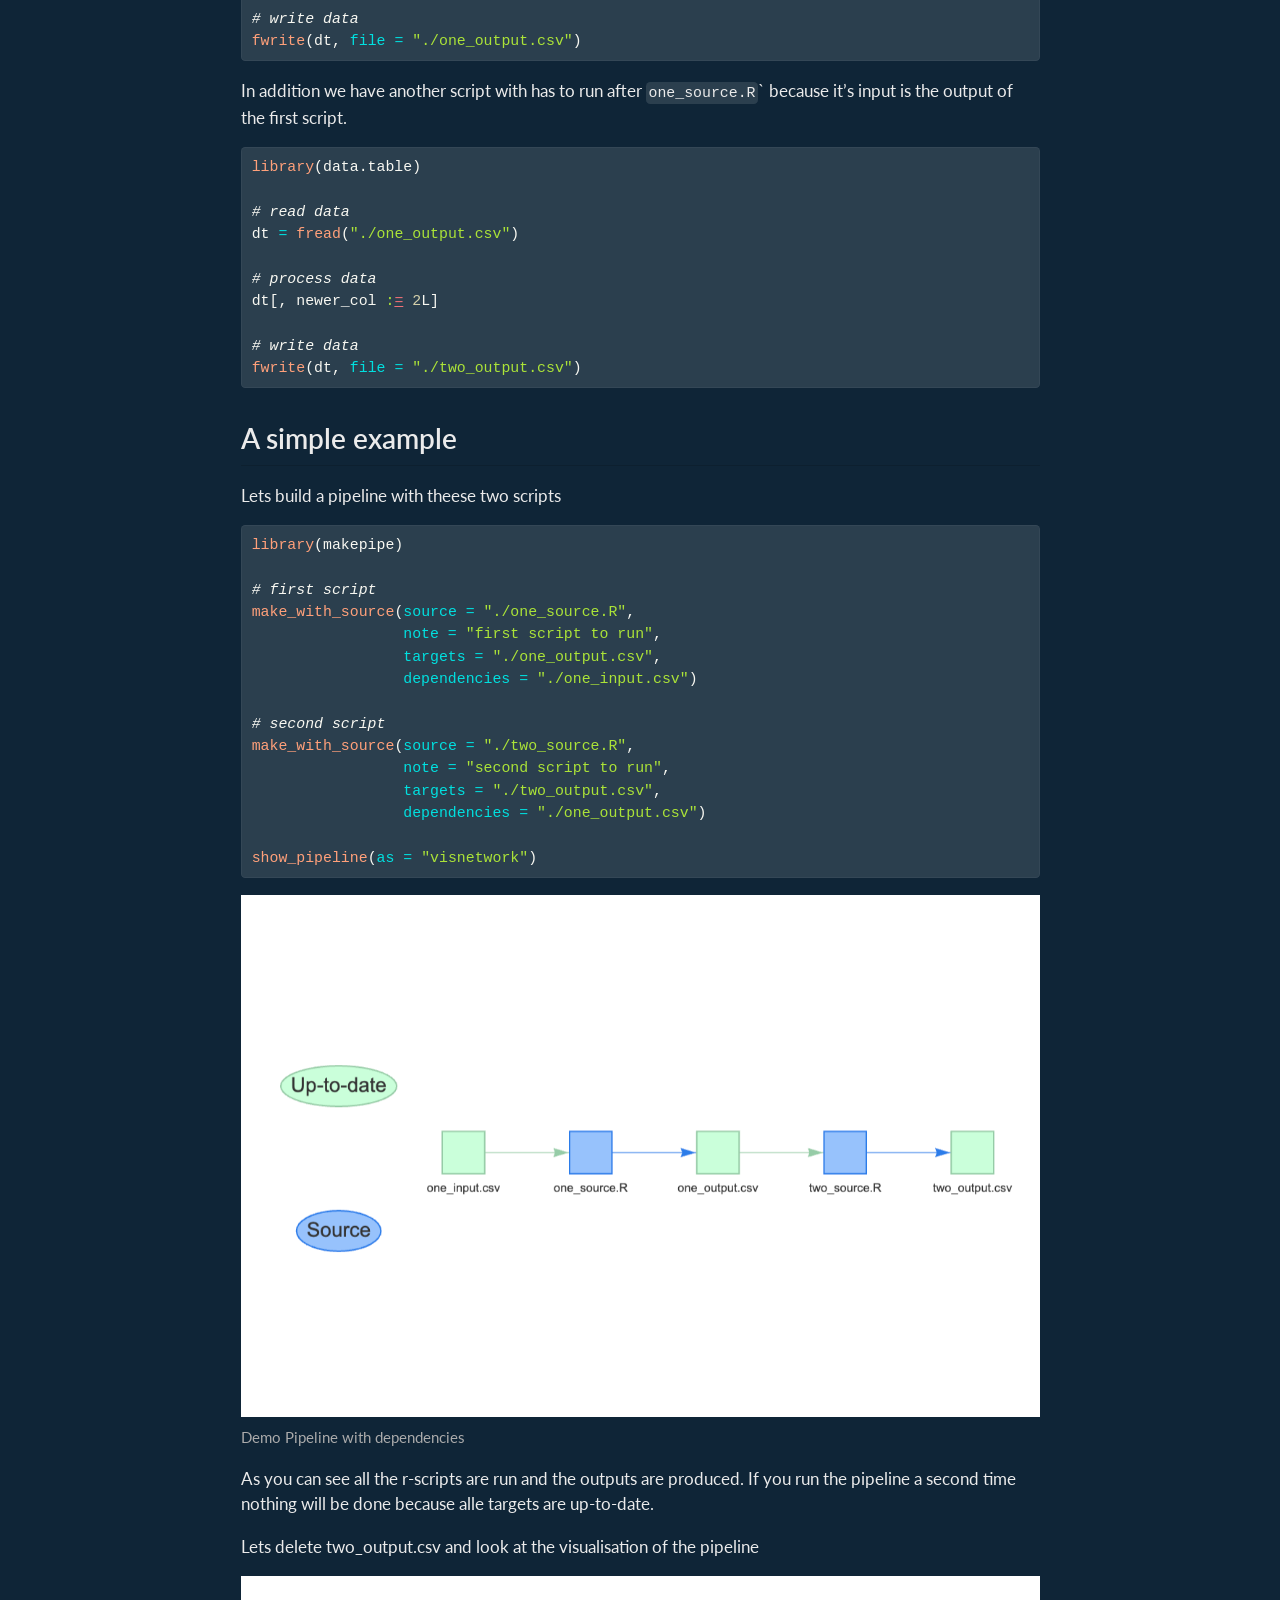
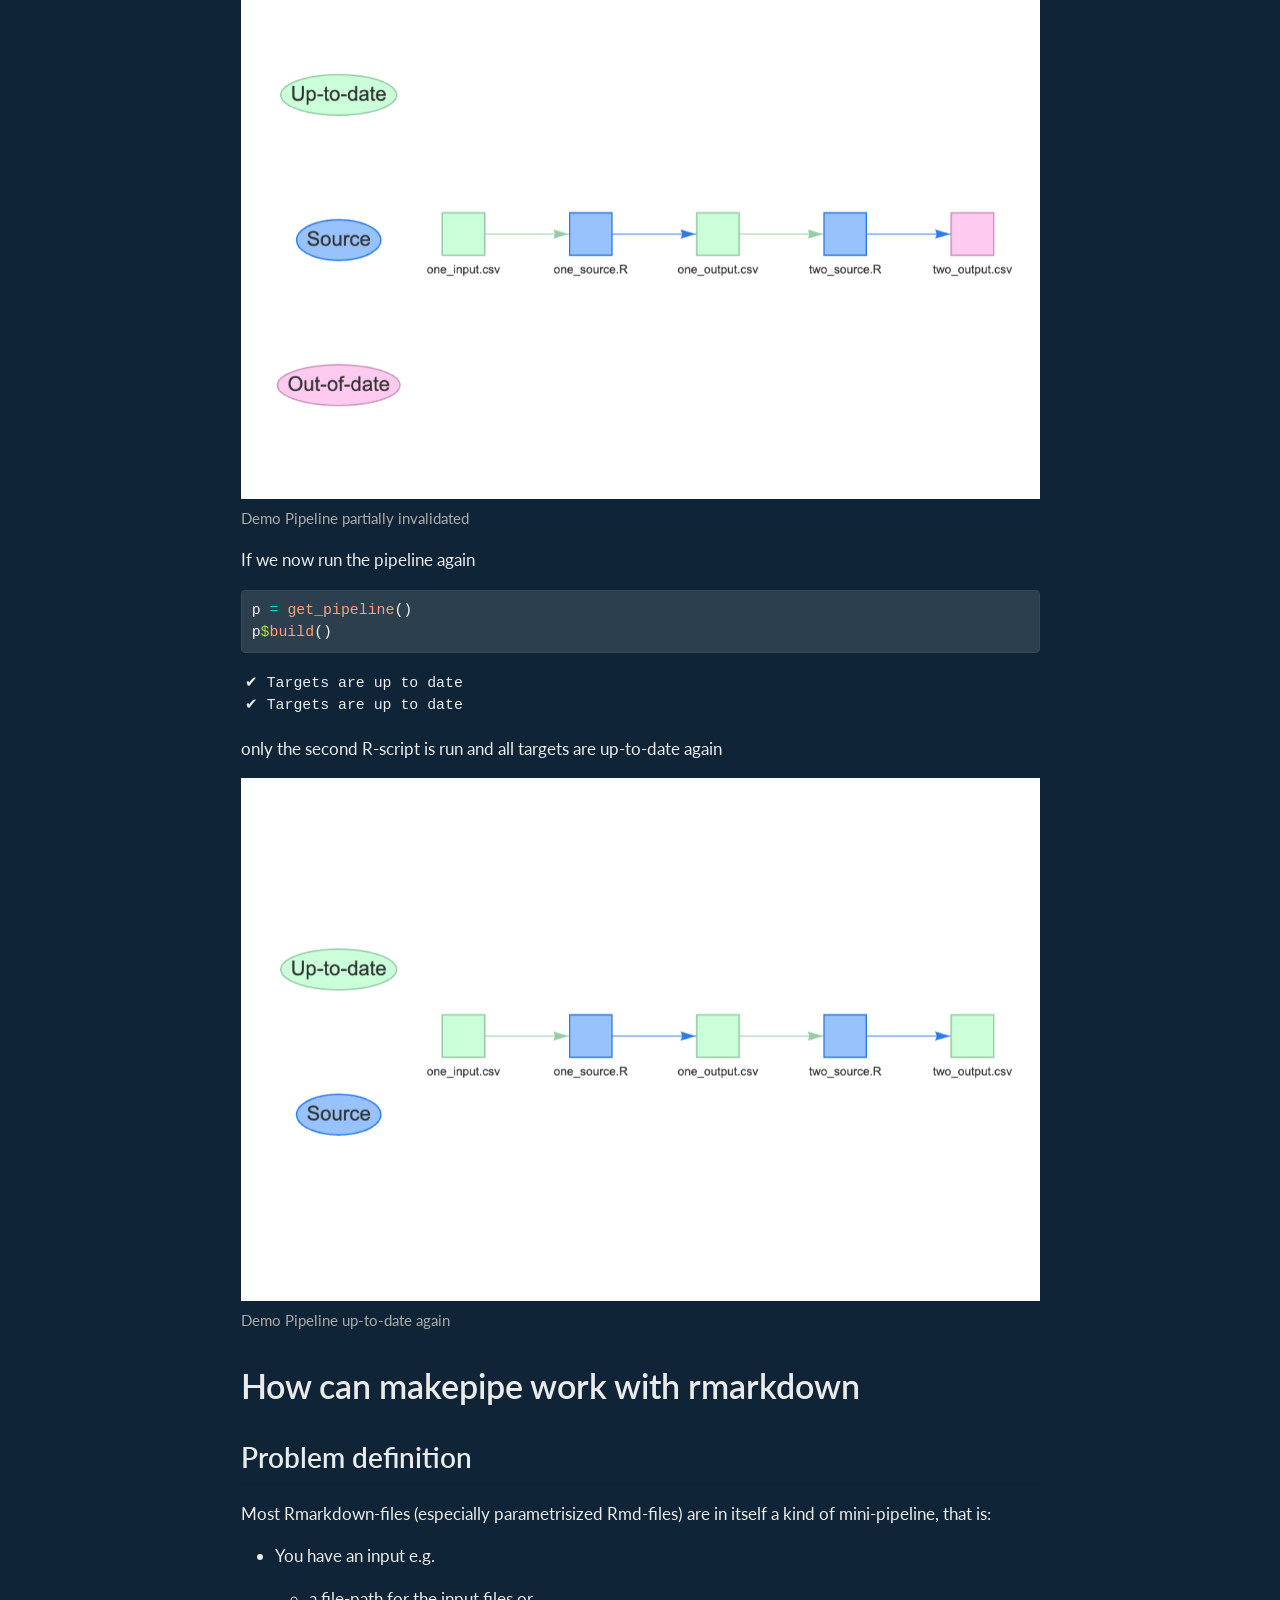
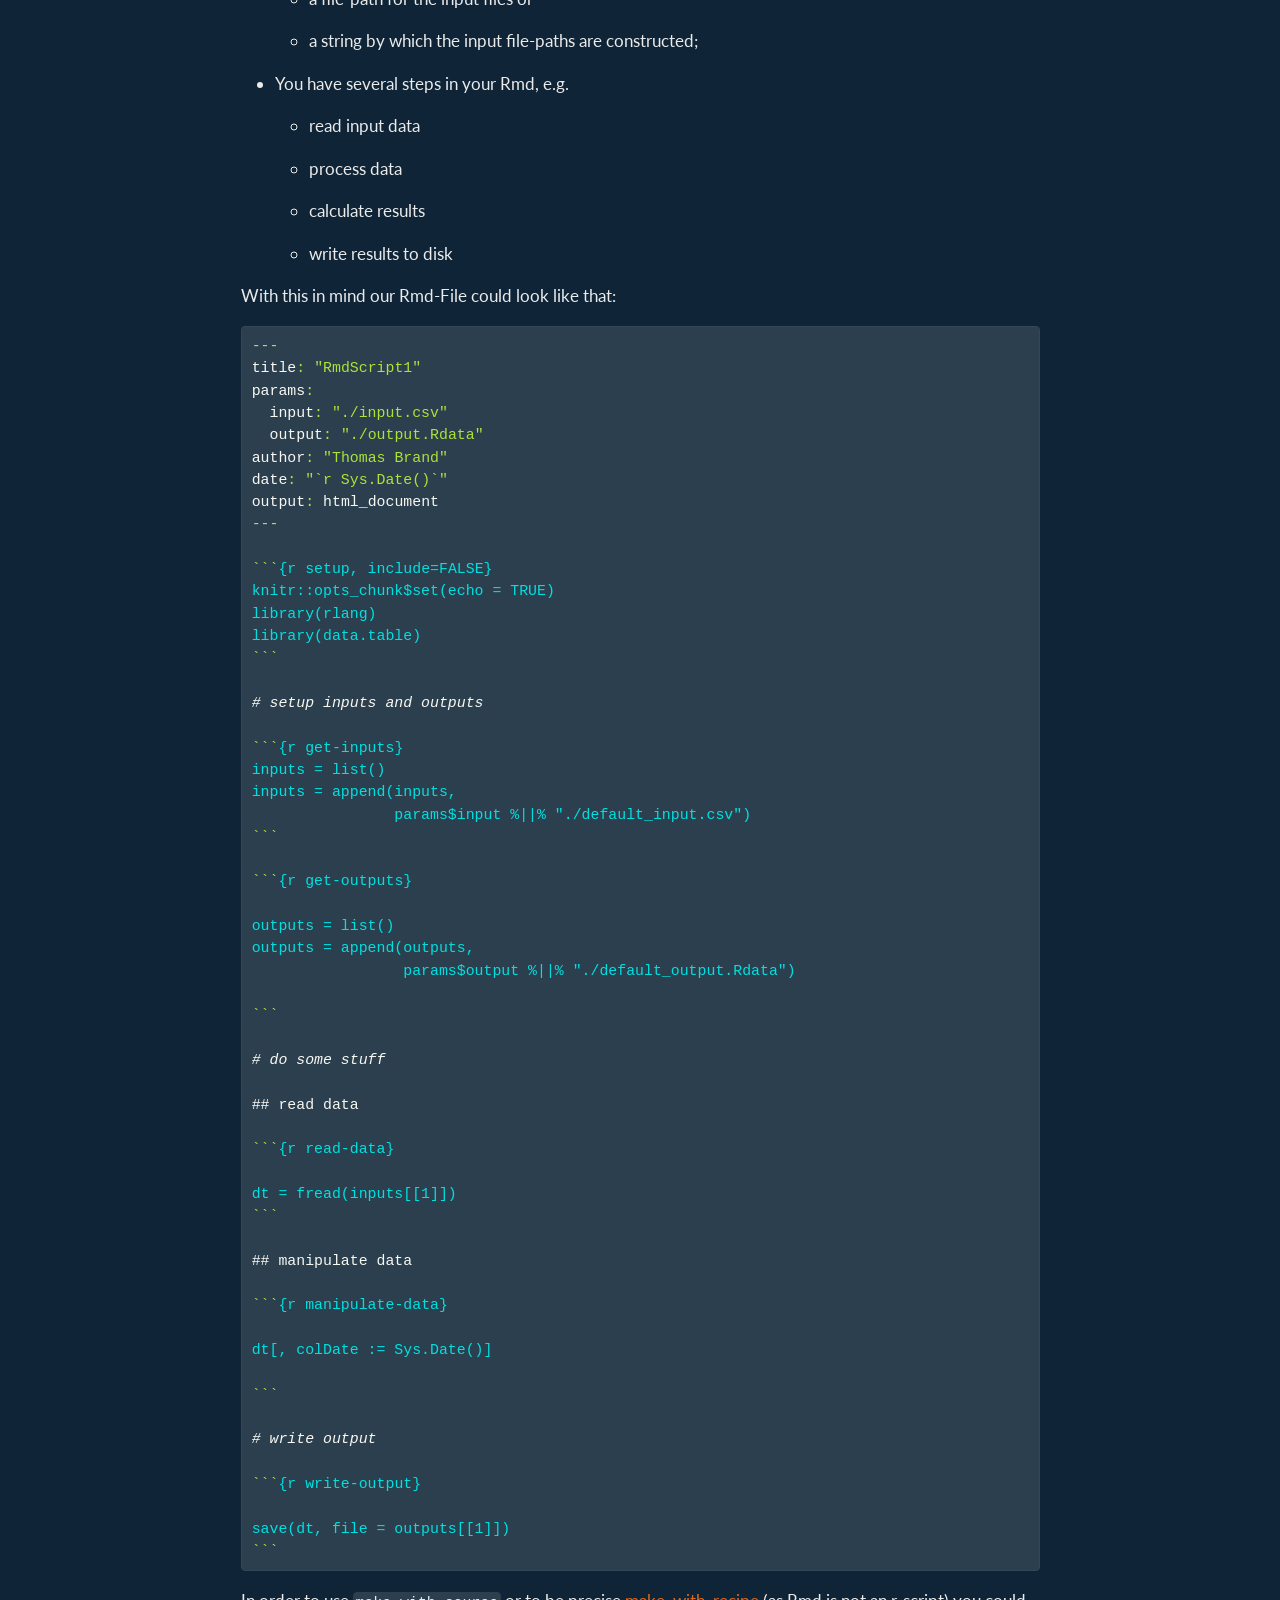
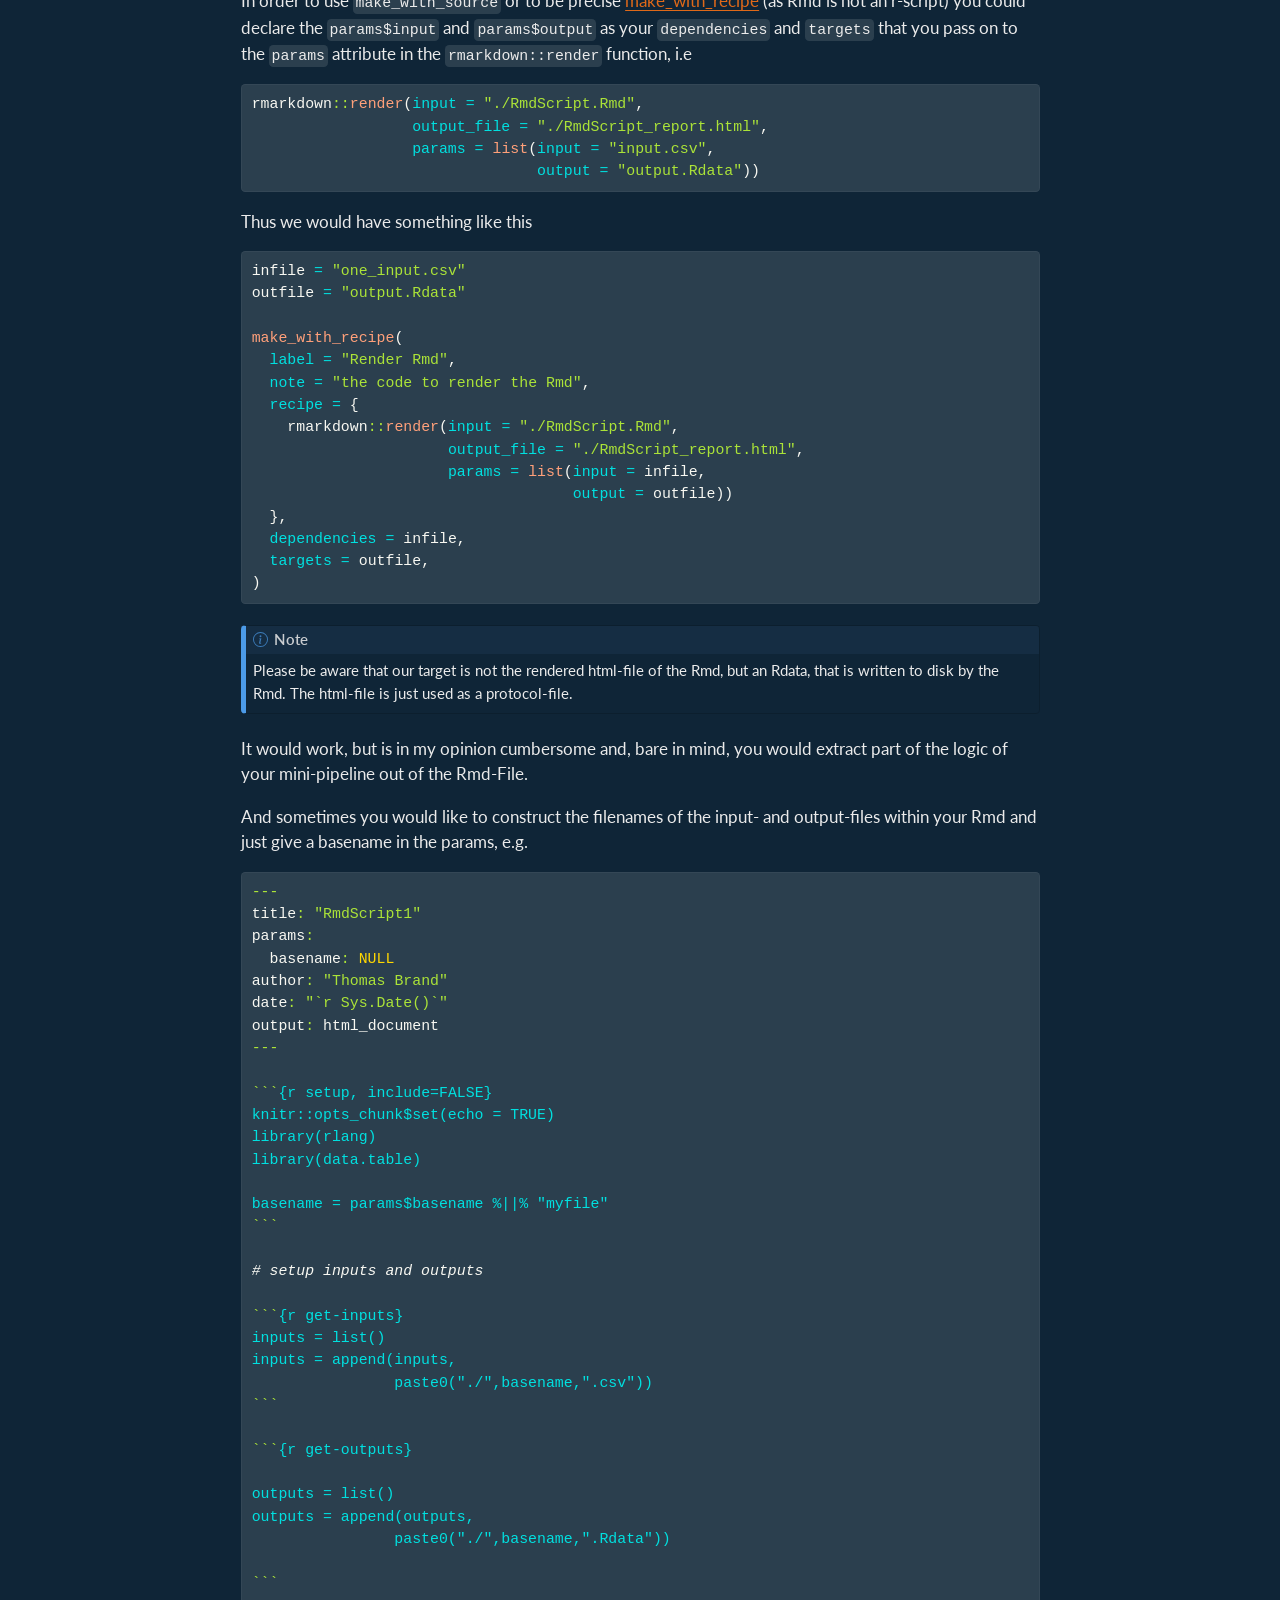
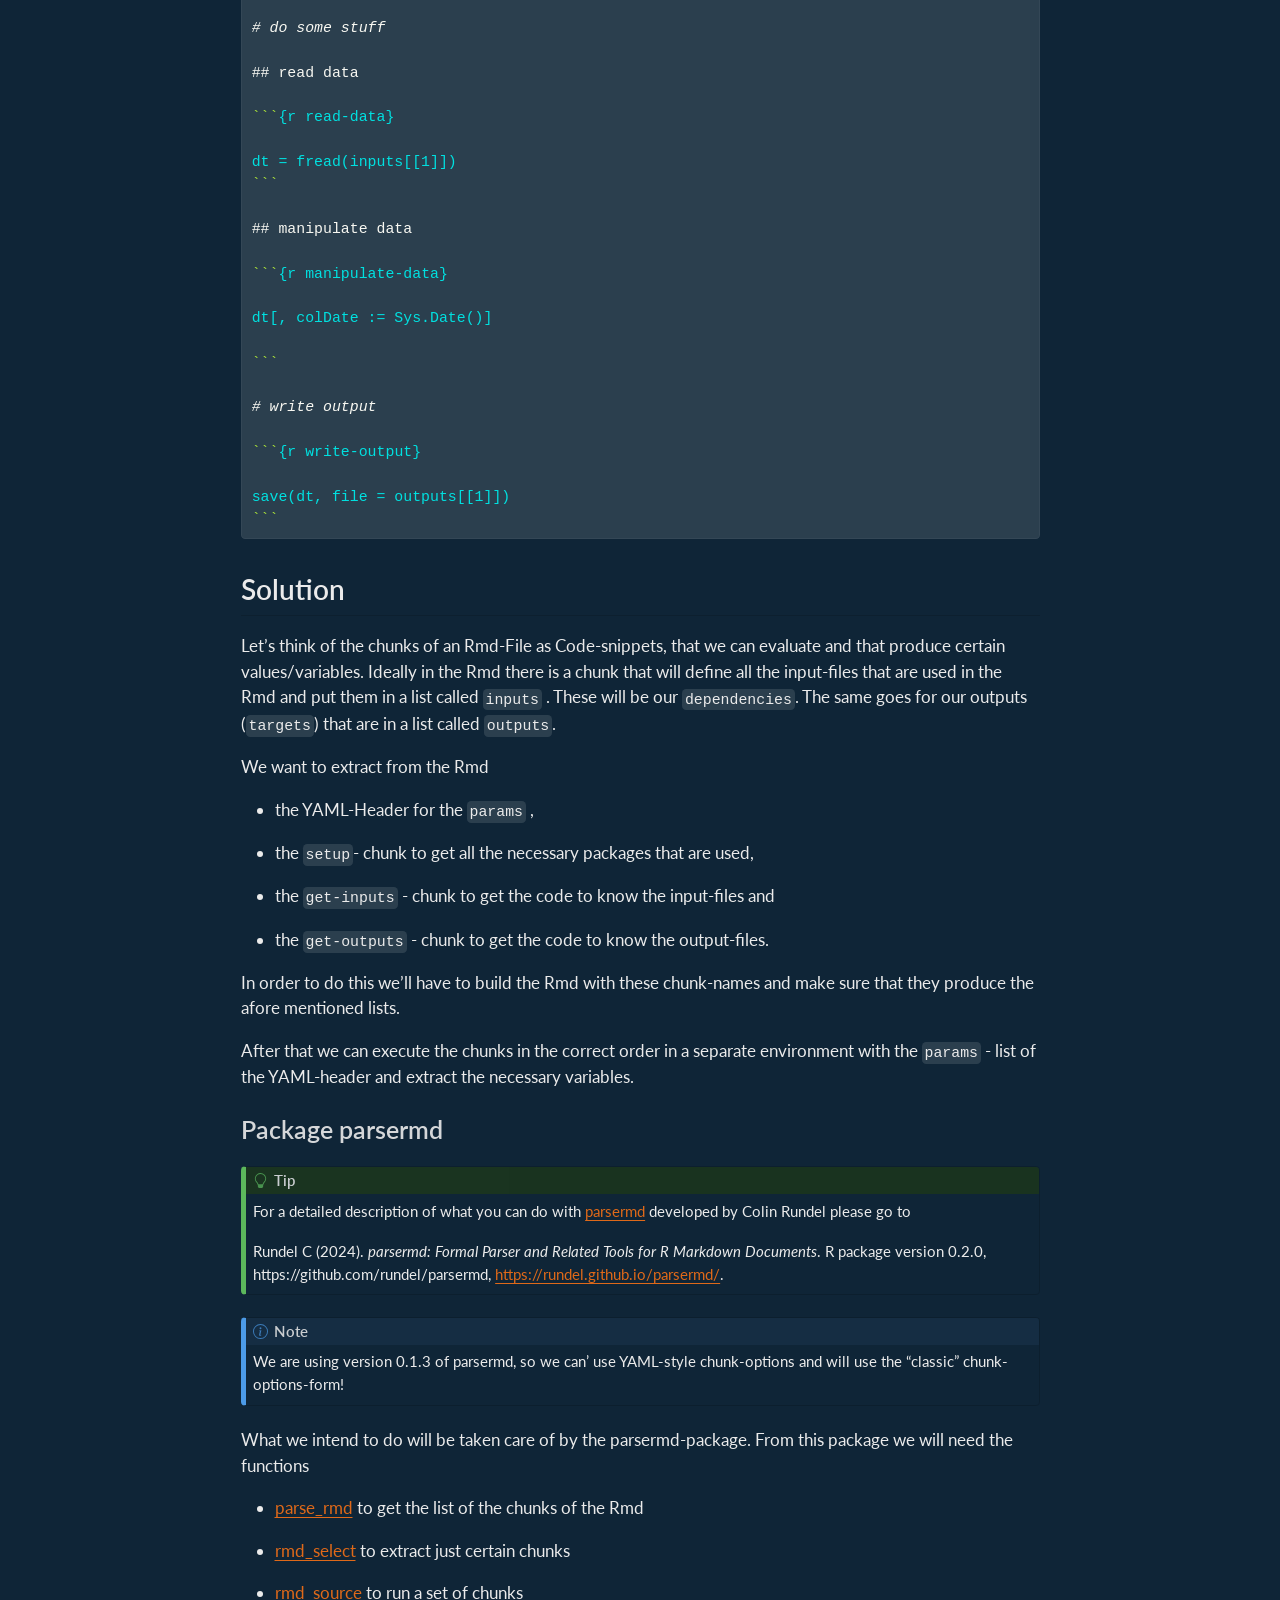
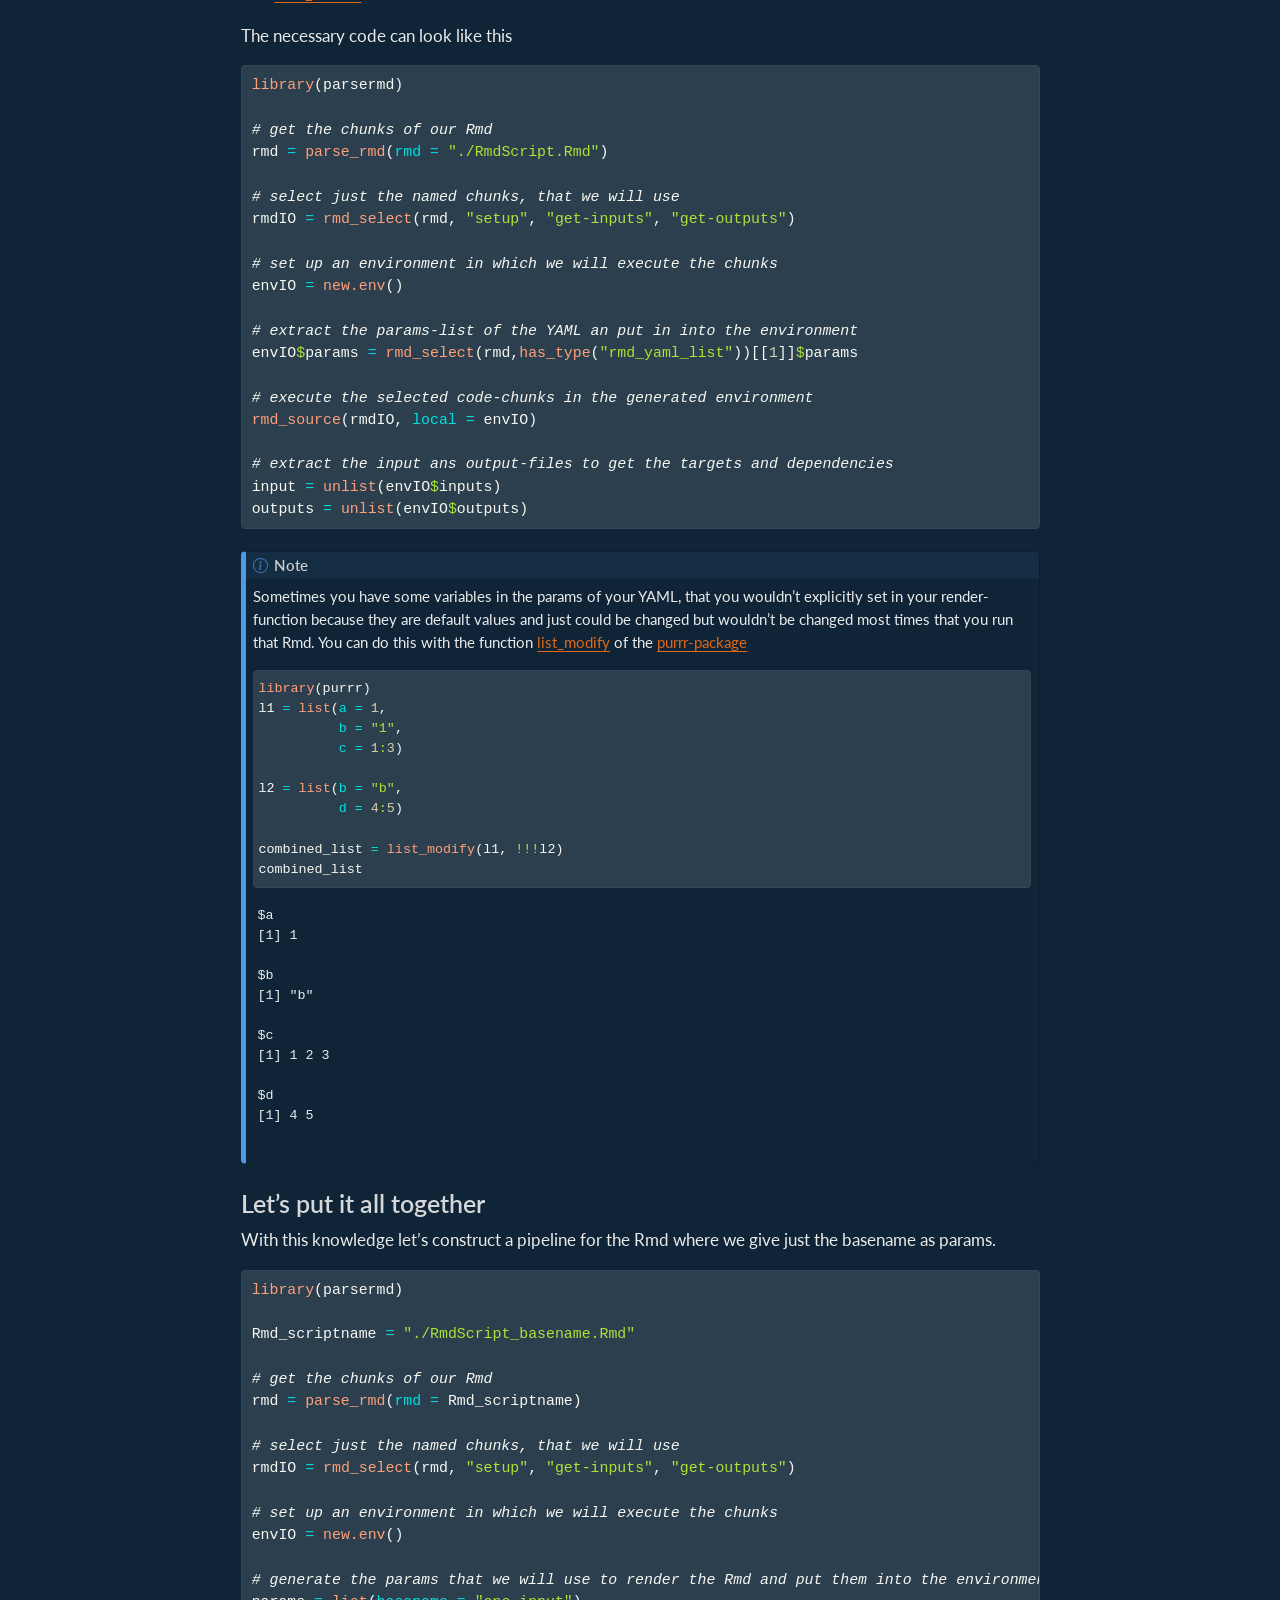
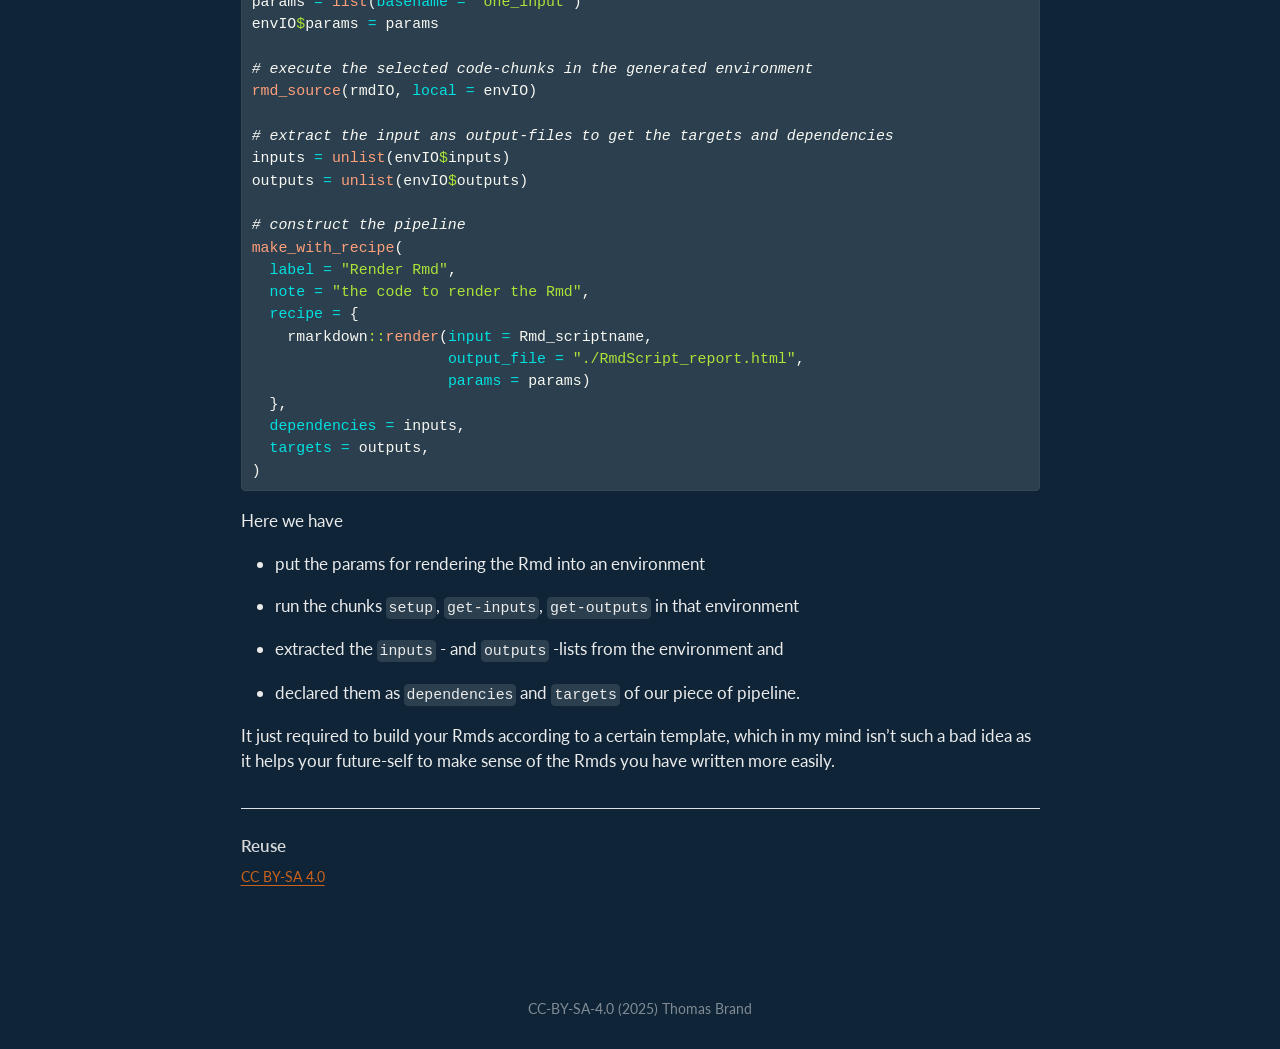
<file: docs/posts/makepipe-and-rmarkdown/index.html>
<!DOCTYPE html>
<html xmlns="http://www.w3.org/1999/xhtml" lang="en" xml:lang="en"><head>

<meta charset="utf-8">
<meta name="generator" content="quarto-1.9.38">

<meta name="viewport" content="width=device-width, initial-scale=1.0, user-scalable=yes">

<meta name="author" content="Thomas Brand">
<meta name="dcterms.date" content="2025-05-22">

<title>Using rmarkdown with makepipe – r-solutions</title>
<style>
/* Default styles provided by pandoc.
** See https://pandoc.org/MANUAL.html#variables-for-html for config info.
*/
code{white-space: pre-wrap;}
span.smallcaps{font-variant: small-caps;}
div.columns{display: flex; gap: min(4vw, 1.5em);}
div.column{flex: auto; overflow-x: auto;}
div.hanging-indent{margin-left: 1.5em; text-indent: -1.5em;}
ul.task-list{list-style: none;}
ul.task-list li input[type="checkbox"] {
  width: 0.8em;
  margin: 0 0.8em 0.2em -1em; /* quarto-specific, see https://github.com/quarto-dev/quarto-cli/issues/4556 */ 
  vertical-align: middle;
}
/* CSS for syntax highlighting */
html { -webkit-text-size-adjust: 100%; }
pre > code.sourceCode { white-space: pre; position: relative; }
pre > code.sourceCode > span { display: inline-block; line-height: 1.25; }
pre > code.sourceCode > span:empty { height: 1.2em; }
.sourceCode { overflow: visible; }
code.sourceCode > span { color: inherit; text-decoration: inherit; }
div.sourceCode { margin: 1em 0; }
pre.sourceCode { margin: 0; }
@media screen {
div.sourceCode { overflow: auto; }
}
@media print {
pre > code.sourceCode { white-space: pre-wrap; }
pre > code.sourceCode > span { text-indent: -5em; padding-left: 5em; }
}
pre.numberSource code
  { counter-reset: source-line 0; }
pre.numberSource code > span
  { position: relative; left: -4em; counter-increment: source-line; }
pre.numberSource code > span > a:first-child::before
  { content: counter(source-line);
    position: relative; left: -1em; text-align: right; vertical-align: baseline;
    border: none; display: inline-block;
    -webkit-touch-callout: none; -webkit-user-select: none;
    -khtml-user-select: none; -moz-user-select: none;
    -ms-user-select: none; user-select: none;
    padding: 0 4px; width: 4em;
  }
pre.numberSource { margin-left: 3em;  padding-left: 4px; }
div.sourceCode
  {   }
@media screen {
pre > code.sourceCode > span > a:first-child::before { text-decoration: underline; }
}
</style>


<script src="../../site_libs/quarto-nav/quarto-nav.js"></script>
<script src="../../site_libs/quarto-nav/headroom.min.js"></script>
<script src="../../site_libs/clipboard/clipboard.min.js"></script>
<script src="../../site_libs/quarto-search/autocomplete.umd.js"></script>
<script src="../../site_libs/quarto-search/fuse.min.js"></script>
<script src="../../site_libs/quarto-search/quarto-search.js"></script>
<meta name="quarto:offset" content="../../">
<script src="../../site_libs/quarto-html/quarto.js" type="module"></script>
<script src="../../site_libs/quarto-html/tabsets/tabsets.js" type="module"></script>
<script src="../../site_libs/quarto-html/popper.min.js"></script>
<script src="../../site_libs/quarto-html/tippy.umd.min.js"></script>
<script src="../../site_libs/quarto-html/anchor.min.js"></script>
<link href="../../site_libs/quarto-html/tippy.css" rel="stylesheet">
<link href="../../site_libs/quarto-html/quarto-syntax-highlighting-dark-0a6b7249c26820e032cb0bd839ff02b1.css" rel="stylesheet" id="quarto-text-highlighting-styles">
<script src="../../site_libs/bootstrap/bootstrap.min.js"></script>
<link href="../../site_libs/bootstrap/bootstrap-icons.css" rel="stylesheet">
<link href="../../site_libs/bootstrap/bootstrap-f452b10783ece9702d607fcf8de6a7fb.min.css" rel="stylesheet" append-hash="true" id="quarto-bootstrap" data-mode="dark">
<script id="quarto-search-options" type="application/json">{
  "location": "navbar",
  "copy-button": false,
  "collapse-after": 3,
  "panel-placement": "end",
  "type": "overlay",
  "limit": 50,
  "keyboard-shortcut": [
    "f",
    "/",
    "s"
  ],
  "show-item-context": false,
  "language": {
    "search-no-results-text": "No results",
    "search-matching-documents-text": "matching documents",
    "search-copy-link-title": "Copy link to search",
    "search-hide-matches-text": "Hide additional matches",
    "search-more-match-text": "more match in this document",
    "search-more-matches-text": "more matches in this document",
    "search-clear-button-title": "Clear",
    "search-text-placeholder": "",
    "search-detached-cancel-button-title": "Cancel",
    "search-submit-button-title": "Submit",
    "search-label": "Search"
  }
}</script>


<link rel="stylesheet" href="../../styles.css">
</head>

<body class="nav-fixed fullcontent quarto-light">

<div id="quarto-search-results"></div>
  <header id="quarto-header" class="headroom fixed-top quarto-banner">
    <nav class="navbar navbar-expand-lg " data-bs-theme="dark">
      <div class="navbar-container container-fluid">
      <div class="navbar-brand-container mx-auto">
    <a class="navbar-brand" href="../../index.html">
    <span class="navbar-title">r-solutions</span>
    </a>
  </div>
            <div id="quarto-search" class="" title="Search"></div>
          <button class="navbar-toggler" type="button" data-bs-toggle="collapse" data-bs-target="#navbarCollapse" aria-controls="navbarCollapse" role="menu" aria-expanded="false" aria-label="Toggle navigation" onclick="if (window.quartoToggleHeadroom) { window.quartoToggleHeadroom(); }">
  <span class="navbar-toggler-icon"></span>
</button>
          <div class="collapse navbar-collapse" id="navbarCollapse">
            <ul class="navbar-nav navbar-nav-scroll ms-auto">
  <li class="nav-item">
    <a class="nav-link" href="../../about.html"> 
<span class="menu-text">About</span></a>
  </li>  
  <li class="nav-item compact">
    <a class="nav-link" href="https://github.com/thomasbrand77"> <i class="bi bi-github" role="img">
</i> 
<span class="menu-text"></span></a>
  </li>  
  <li class="nav-item compact">
    <a class="nav-link" href="https://www.linkedin.com/in/thomas-brand-0b5324186/"> <i class="bi bi-linkedin" role="img">
</i> 
<span class="menu-text"></span></a>
  </li>  
</ul>
          </div> <!-- /navcollapse -->
            <div class="quarto-navbar-tools">
</div>
      </div> <!-- /container-fluid -->
    </nav>
</header>
<!-- content -->
<header id="title-block-header" class="quarto-title-block default page-columns page-full">
  <div class="quarto-title-banner page-columns page-full">
    <div class="quarto-title column-body">
      <h1 class="title">Using rmarkdown with makepipe</h1>
                                <div class="quarto-categories">
                <div class="quarto-category">news</div>
                <div class="quarto-category">code</div>
                <div class="quarto-category">makepipe</div>
                <div class="quarto-category">rmarkdown</div>
                <div class="quarto-category">parsermd</div>
              </div>
                  </div>
  </div>
    
  
  <div class="quarto-title-meta">

      <div>
      <div class="quarto-title-meta-heading">Author</div>
      <div class="quarto-title-meta-contents">
               <p>Thomas Brand </p>
            </div>
    </div>
      
      <div>
      <div class="quarto-title-meta-heading">Published</div>
      <div class="quarto-title-meta-contents">
        <p class="date">May 22, 2025</p>
      </div>
    </div>
    
      
    </div>
    
  
  </header><div id="quarto-content" class="quarto-container page-columns page-rows-contents page-layout-article page-navbar">
<!-- sidebar -->
<!-- margin-sidebar -->
    
<!-- main -->
<main class="content quarto-banner-title-block" id="quarto-document-content">





<section id="abstract" class="level1">
<h1>Abstract</h1>
<p>In this blog I will demonstrate how you can use makepipe with Rmd-files, so that the dependencies (i.e.&nbsp;the necessary inputs of the workflow within the Rmd) and targets (i.e.&nbsp;the generated outputs of the workflow within the Rmd) don’t have to be known in advance, but are generated by using the exact same code that is used by the Rmd.</p>
</section>
<section id="short-reminder-what-makepipe-is-all-about" class="level1">
<h1>Short reminder what makepipe is all about</h1>
<section id="standard-workflow-in-data-science" class="level2">
<h2 class="anchored" data-anchor-id="standard-workflow-in-data-science">Standard workflow in data science</h2>
<p>Data science workflows often consists of serveral scripts or functions that have to be executed in a certain order because they depend on one another. That means you have</p>
<ul>
<li><p>one or more inputs (often data files which are generated by some batch, downloaded or created manually)</p></li>
<li><p>one or several outputs (these are the results of your computations and you write them to disk als CSV, XLSX, Rdata or parquet, just to name a few options)</p></li>
</ul>
</section>
<section id="what-does-makepipe-has-to-offer" class="level2">
<h2 class="anchored" data-anchor-id="what-does-makepipe-has-to-offer">What does makepipe has to offer</h2>
<div class="callout callout-style-default callout-tip callout-titled">
<div class="callout-header d-flex align-content-center">
<div class="callout-icon-container">
<i class="callout-icon"></i>
</div>
<div class="callout-title-container flex-fill">
Tip
</div>
</div>
<div class="callout-body-container callout-body">
<p>For a detailed description of what you can do with <a href="https://kinto-b.github.io/makepipe/index.html">makepipe</a> developed by Kinto Behr please go to</p>
<p>Behr K (2025).&nbsp;<em>makepipe: Pipeline Tools Inspired by ‘GNU Make’</em>. R package version 0.2.2, https://github.com/kinto-b/makepipe,&nbsp;<a href="https://kinto-b.github.io/makepipe/" class="uri">https://kinto-b.github.io/makepipe/</a>.</p>
</div>
</div>
<p>We will use the function <a href="https://kinto-b.github.io/makepipe/reference/make_with_source.html">makepipe::make_with_source</a> to start a simple R-script that will read in some data, do a little processing and writing an output to disk. In order to do this the make_wih_source-function will need three attributes</p>
<ul>
<li><p><code>source</code> i.e.&nbsp;the R-script</p></li>
<li><p><code>targets</code> i.e.&nbsp;the output-file</p></li>
<li><p><code>dependencies</code> i.e.&nbsp;the input-file</p></li>
</ul>
<p>So, our R-script will look like this:</p>
<div class="cell" data-file="one_source.R">
<div class="code-copy-outer-scaffold"><div class="sourceCode cell-code" id="cb1"><pre class="sourceCode r code-with-copy"><code class="sourceCode r"><span id="cb1-1"><a href="#cb1-1" aria-hidden="true" tabindex="-1"></a><span class="fu">library</span>(data.table)</span>
<span id="cb1-2"><a href="#cb1-2" aria-hidden="true" tabindex="-1"></a></span>
<span id="cb1-3"><a href="#cb1-3" aria-hidden="true" tabindex="-1"></a><span class="co"># read data</span></span>
<span id="cb1-4"><a href="#cb1-4" aria-hidden="true" tabindex="-1"></a>dt <span class="ot">=</span> <span class="fu">fread</span>(<span class="st">"./one_input.csv"</span>)</span>
<span id="cb1-5"><a href="#cb1-5" aria-hidden="true" tabindex="-1"></a></span>
<span id="cb1-6"><a href="#cb1-6" aria-hidden="true" tabindex="-1"></a><span class="co"># process data</span></span>
<span id="cb1-7"><a href="#cb1-7" aria-hidden="true" tabindex="-1"></a>dt[, new_col <span class="sc">:</span><span class="er">=</span> <span class="dv">1</span>L]</span>
<span id="cb1-8"><a href="#cb1-8" aria-hidden="true" tabindex="-1"></a></span>
<span id="cb1-9"><a href="#cb1-9" aria-hidden="true" tabindex="-1"></a><span class="co"># write data</span></span>
<span id="cb1-10"><a href="#cb1-10" aria-hidden="true" tabindex="-1"></a><span class="fu">fwrite</span>(dt, <span class="at">file =</span> <span class="st">"./one_output.csv"</span>)</span></code></pre></div><button title="Copy to Clipboard" class="code-copy-button"><i class="bi"></i></button></div>
</div>
<p>In addition we have another script with has to run after <code>one_source.R</code>` because it’s input is the output of the first script.</p>
<div class="cell" data-file="two_source.R">
<div class="code-copy-outer-scaffold"><div class="sourceCode cell-code" id="cb2"><pre class="sourceCode r code-with-copy"><code class="sourceCode r"><span id="cb2-1"><a href="#cb2-1" aria-hidden="true" tabindex="-1"></a><span class="fu">library</span>(data.table)</span>
<span id="cb2-2"><a href="#cb2-2" aria-hidden="true" tabindex="-1"></a></span>
<span id="cb2-3"><a href="#cb2-3" aria-hidden="true" tabindex="-1"></a><span class="co"># read data</span></span>
<span id="cb2-4"><a href="#cb2-4" aria-hidden="true" tabindex="-1"></a>dt <span class="ot">=</span> <span class="fu">fread</span>(<span class="st">"./one_output.csv"</span>)</span>
<span id="cb2-5"><a href="#cb2-5" aria-hidden="true" tabindex="-1"></a></span>
<span id="cb2-6"><a href="#cb2-6" aria-hidden="true" tabindex="-1"></a><span class="co"># process data</span></span>
<span id="cb2-7"><a href="#cb2-7" aria-hidden="true" tabindex="-1"></a>dt[, newer_col <span class="sc">:</span><span class="er">=</span> <span class="dv">2</span>L]</span>
<span id="cb2-8"><a href="#cb2-8" aria-hidden="true" tabindex="-1"></a></span>
<span id="cb2-9"><a href="#cb2-9" aria-hidden="true" tabindex="-1"></a><span class="co"># write data</span></span>
<span id="cb2-10"><a href="#cb2-10" aria-hidden="true" tabindex="-1"></a><span class="fu">fwrite</span>(dt, <span class="at">file =</span> <span class="st">"./two_output.csv"</span>)</span></code></pre></div><button title="Copy to Clipboard" class="code-copy-button"><i class="bi"></i></button></div>
</div>
</section>
<section id="a-simple-example" class="level2">
<h2 class="anchored" data-anchor-id="a-simple-example">A simple example</h2>
<p>Lets build a pipeline with theese two scripts</p>
<div class="cell">
<div class="code-copy-outer-scaffold"><div class="sourceCode cell-code" id="cb3"><pre class="sourceCode r code-with-copy"><code class="sourceCode r"><span id="cb3-1"><a href="#cb3-1" aria-hidden="true" tabindex="-1"></a><span class="fu">library</span>(makepipe)</span>
<span id="cb3-2"><a href="#cb3-2" aria-hidden="true" tabindex="-1"></a></span>
<span id="cb3-3"><a href="#cb3-3" aria-hidden="true" tabindex="-1"></a><span class="co"># first script</span></span>
<span id="cb3-4"><a href="#cb3-4" aria-hidden="true" tabindex="-1"></a><span class="fu">make_with_source</span>(<span class="at">source =</span> <span class="st">"./one_source.R"</span>,</span>
<span id="cb3-5"><a href="#cb3-5" aria-hidden="true" tabindex="-1"></a>                 <span class="at">note =</span> <span class="st">"first script to run"</span>,</span>
<span id="cb3-6"><a href="#cb3-6" aria-hidden="true" tabindex="-1"></a>                 <span class="at">targets =</span> <span class="st">"./one_output.csv"</span>,</span>
<span id="cb3-7"><a href="#cb3-7" aria-hidden="true" tabindex="-1"></a>                 <span class="at">dependencies =</span> <span class="st">"./one_input.csv"</span>)</span>
<span id="cb3-8"><a href="#cb3-8" aria-hidden="true" tabindex="-1"></a></span>
<span id="cb3-9"><a href="#cb3-9" aria-hidden="true" tabindex="-1"></a><span class="co"># second script</span></span>
<span id="cb3-10"><a href="#cb3-10" aria-hidden="true" tabindex="-1"></a><span class="fu">make_with_source</span>(<span class="at">source =</span> <span class="st">"./two_source.R"</span>,</span>
<span id="cb3-11"><a href="#cb3-11" aria-hidden="true" tabindex="-1"></a>                 <span class="at">note =</span> <span class="st">"second script to run"</span>,</span>
<span id="cb3-12"><a href="#cb3-12" aria-hidden="true" tabindex="-1"></a>                 <span class="at">targets =</span> <span class="st">"./two_output.csv"</span>,</span>
<span id="cb3-13"><a href="#cb3-13" aria-hidden="true" tabindex="-1"></a>                 <span class="at">dependencies =</span> <span class="st">"./one_output.csv"</span>)</span>
<span id="cb3-14"><a href="#cb3-14" aria-hidden="true" tabindex="-1"></a></span>
<span id="cb3-15"><a href="#cb3-15" aria-hidden="true" tabindex="-1"></a><span class="fu">show_pipeline</span>(<span class="at">as =</span> <span class="st">"visnetwork"</span>)</span></code></pre></div><button title="Copy to Clipboard" class="code-copy-button"><i class="bi"></i></button></div>
</div>
<div class="quarto-figure quarto-figure-center">
<figure class="figure">
<p><img src="demo_pipeline.png" class="img-fluid figure-img"></p>
<figcaption>Demo Pipeline with dependencies</figcaption>
</figure>
</div>
<p>As you can see all the r-scripts are run and the outputs are produced. If you run the pipeline a second time nothing will be done because alle targets are up-to-date.</p>
<p>Lets delete two_output.csv and look at the visualisation of the pipeline</p>
<div class="quarto-figure quarto-figure-center">
<figure class="figure">
<p><img src="demo_pipeline_invalidated.png" class="img-fluid figure-img"></p>
<figcaption>Demo Pipeline partially invalidated</figcaption>
</figure>
</div>
<p>If we now run the pipeline again</p>
<div class="cell">
<div class="code-copy-outer-scaffold"><div class="sourceCode cell-code" id="cb4"><pre class="sourceCode r code-with-copy"><code class="sourceCode r"><span id="cb4-1"><a href="#cb4-1" aria-hidden="true" tabindex="-1"></a>p <span class="ot">=</span> <span class="fu">get_pipeline</span>()</span>
<span id="cb4-2"><a href="#cb4-2" aria-hidden="true" tabindex="-1"></a>p<span class="sc">$</span><span class="fu">build</span>()</span></code></pre></div><button title="Copy to Clipboard" class="code-copy-button"><i class="bi"></i></button></div>
<div class="cell-output cell-output-stderr">
<pre><code>✔ Targets are up to date
✔ Targets are up to date</code></pre>
</div>
</div>
<p>only the second R-script is run and all targets are up-to-date again</p>
<div class="quarto-figure quarto-figure-center">
<figure class="figure">
<p><img src="demo_pipeline_up-to-date.png" class="img-fluid figure-img"></p>
<figcaption>Demo Pipeline up-to-date again</figcaption>
</figure>
</div>
</section>
</section>
<section id="how-can-makepipe-work-with-rmarkdown" class="level1">
<h1>How can makepipe work with rmarkdown</h1>
<section id="problem-definition" class="level2">
<h2 class="anchored" data-anchor-id="problem-definition">Problem definition</h2>
<p>Most Rmarkdown-files (especially parametrisized Rmd-files) are in itself a kind of mini-pipeline, that is:</p>
<ul>
<li><p>You have an input e.g.</p>
<ul>
<li><p>a file-path for the input files or</p></li>
<li><p>a string by which the input file-paths are constructed;</p></li>
</ul></li>
<li><p>You have several steps in your Rmd, e.g.</p>
<ul>
<li><p>read input data</p></li>
<li><p>process data</p></li>
<li><p>calculate results</p></li>
<li><p>write results to disk</p></li>
</ul></li>
</ul>
<p>With this in mind our Rmd-File could look like that:</p>
<div class="cell">
<div class="cell-output cell-output-stdout">
<div class="code-copy-outer-scaffold"><div class="sourceCode" id="cb6"><pre class="sourceCode r code-with-copy"><code class="sourceCode r"><span id="cb6-1"><a href="#cb6-1" aria-hidden="true" tabindex="-1"></a><span class="sc">---</span></span>
<span id="cb6-2"><a href="#cb6-2" aria-hidden="true" tabindex="-1"></a>title<span class="sc">:</span> <span class="st">"RmdScript1"</span></span>
<span id="cb6-3"><a href="#cb6-3" aria-hidden="true" tabindex="-1"></a>params<span class="sc">:</span></span>
<span id="cb6-4"><a href="#cb6-4" aria-hidden="true" tabindex="-1"></a>  input<span class="sc">:</span> <span class="st">"./input.csv"</span> </span>
<span id="cb6-5"><a href="#cb6-5" aria-hidden="true" tabindex="-1"></a>  output<span class="sc">:</span> <span class="st">"./output.Rdata"</span></span>
<span id="cb6-6"><a href="#cb6-6" aria-hidden="true" tabindex="-1"></a>author<span class="sc">:</span> <span class="st">"Thomas Brand"</span></span>
<span id="cb6-7"><a href="#cb6-7" aria-hidden="true" tabindex="-1"></a>date<span class="sc">:</span> <span class="st">"`r Sys.Date()`"</span></span>
<span id="cb6-8"><a href="#cb6-8" aria-hidden="true" tabindex="-1"></a>output<span class="sc">:</span> html_document</span>
<span id="cb6-9"><a href="#cb6-9" aria-hidden="true" tabindex="-1"></a><span class="sc">---</span></span>
<span id="cb6-10"><a href="#cb6-10" aria-hidden="true" tabindex="-1"></a></span>
<span id="cb6-11"><a href="#cb6-11" aria-hidden="true" tabindex="-1"></a><span class="st">```</span><span class="at">{r setup, include=FALSE}</span></span>
<span id="cb6-12"><a href="#cb6-12" aria-hidden="true" tabindex="-1"></a><span class="at">knitr::opts_chunk$set(echo = TRUE)</span></span>
<span id="cb6-13"><a href="#cb6-13" aria-hidden="true" tabindex="-1"></a><span class="at">library(rlang)</span></span>
<span id="cb6-14"><a href="#cb6-14" aria-hidden="true" tabindex="-1"></a><span class="at">library(data.table)</span></span>
<span id="cb6-15"><a href="#cb6-15" aria-hidden="true" tabindex="-1"></a><span class="st">```</span></span>
<span id="cb6-16"><a href="#cb6-16" aria-hidden="true" tabindex="-1"></a></span>
<span id="cb6-17"><a href="#cb6-17" aria-hidden="true" tabindex="-1"></a><span class="co"># setup inputs and outputs</span></span>
<span id="cb6-18"><a href="#cb6-18" aria-hidden="true" tabindex="-1"></a></span>
<span id="cb6-19"><a href="#cb6-19" aria-hidden="true" tabindex="-1"></a><span class="st">```</span><span class="at">{r get-inputs}</span></span>
<span id="cb6-20"><a href="#cb6-20" aria-hidden="true" tabindex="-1"></a><span class="at">inputs = list()</span></span>
<span id="cb6-21"><a href="#cb6-21" aria-hidden="true" tabindex="-1"></a><span class="at">inputs = append(inputs,</span></span>
<span id="cb6-22"><a href="#cb6-22" aria-hidden="true" tabindex="-1"></a><span class="at">                params$input %||% "./default_input.csv")</span></span>
<span id="cb6-23"><a href="#cb6-23" aria-hidden="true" tabindex="-1"></a><span class="st">```</span></span>
<span id="cb6-24"><a href="#cb6-24" aria-hidden="true" tabindex="-1"></a></span>
<span id="cb6-25"><a href="#cb6-25" aria-hidden="true" tabindex="-1"></a><span class="st">```</span><span class="at">{r get-outputs}</span></span>
<span id="cb6-26"><a href="#cb6-26" aria-hidden="true" tabindex="-1"></a></span>
<span id="cb6-27"><a href="#cb6-27" aria-hidden="true" tabindex="-1"></a><span class="at">outputs = list()</span></span>
<span id="cb6-28"><a href="#cb6-28" aria-hidden="true" tabindex="-1"></a><span class="at">outputs = append(outputs,</span></span>
<span id="cb6-29"><a href="#cb6-29" aria-hidden="true" tabindex="-1"></a><span class="at">                 params$output %||% "./default_output.Rdata")</span></span>
<span id="cb6-30"><a href="#cb6-30" aria-hidden="true" tabindex="-1"></a></span>
<span id="cb6-31"><a href="#cb6-31" aria-hidden="true" tabindex="-1"></a><span class="st">```</span></span>
<span id="cb6-32"><a href="#cb6-32" aria-hidden="true" tabindex="-1"></a></span>
<span id="cb6-33"><a href="#cb6-33" aria-hidden="true" tabindex="-1"></a><span class="co"># do some stuff</span></span>
<span id="cb6-34"><a href="#cb6-34" aria-hidden="true" tabindex="-1"></a></span>
<span id="cb6-35"><a href="#cb6-35" aria-hidden="true" tabindex="-1"></a><span class="do">## read data</span></span>
<span id="cb6-36"><a href="#cb6-36" aria-hidden="true" tabindex="-1"></a></span>
<span id="cb6-37"><a href="#cb6-37" aria-hidden="true" tabindex="-1"></a><span class="st">```</span><span class="at">{r read-data}</span></span>
<span id="cb6-38"><a href="#cb6-38" aria-hidden="true" tabindex="-1"></a></span>
<span id="cb6-39"><a href="#cb6-39" aria-hidden="true" tabindex="-1"></a><span class="at">dt = fread(inputs[[1]])</span></span>
<span id="cb6-40"><a href="#cb6-40" aria-hidden="true" tabindex="-1"></a><span class="st">```</span></span>
<span id="cb6-41"><a href="#cb6-41" aria-hidden="true" tabindex="-1"></a></span>
<span id="cb6-42"><a href="#cb6-42" aria-hidden="true" tabindex="-1"></a><span class="do">## manipulate data</span></span>
<span id="cb6-43"><a href="#cb6-43" aria-hidden="true" tabindex="-1"></a></span>
<span id="cb6-44"><a href="#cb6-44" aria-hidden="true" tabindex="-1"></a><span class="st">```</span><span class="at">{r manipulate-data}</span></span>
<span id="cb6-45"><a href="#cb6-45" aria-hidden="true" tabindex="-1"></a></span>
<span id="cb6-46"><a href="#cb6-46" aria-hidden="true" tabindex="-1"></a><span class="at">dt[, colDate := Sys.Date()]</span></span>
<span id="cb6-47"><a href="#cb6-47" aria-hidden="true" tabindex="-1"></a></span>
<span id="cb6-48"><a href="#cb6-48" aria-hidden="true" tabindex="-1"></a><span class="st">```</span></span>
<span id="cb6-49"><a href="#cb6-49" aria-hidden="true" tabindex="-1"></a></span>
<span id="cb6-50"><a href="#cb6-50" aria-hidden="true" tabindex="-1"></a><span class="co"># write output</span></span>
<span id="cb6-51"><a href="#cb6-51" aria-hidden="true" tabindex="-1"></a></span>
<span id="cb6-52"><a href="#cb6-52" aria-hidden="true" tabindex="-1"></a><span class="st">```</span><span class="at">{r write-output}</span></span>
<span id="cb6-53"><a href="#cb6-53" aria-hidden="true" tabindex="-1"></a></span>
<span id="cb6-54"><a href="#cb6-54" aria-hidden="true" tabindex="-1"></a><span class="at">save(dt, file = outputs[[1]])</span></span>
<span id="cb6-55"><a href="#cb6-55" aria-hidden="true" tabindex="-1"></a><span class="st">```</span></span></code></pre></div><button title="Copy to Clipboard" class="code-copy-button"><i class="bi"></i></button></div>
</div>
</div>
<p>In order to use <code>make_with_source</code> or to be precise <a href="https://kinto-b.github.io/makepipe/reference/make_with_recipe.html">make_with_recipe</a> (as Rmd is not an r-script) you could declare the <code>params$input</code> and <code>params$output</code> as your <code>dependencies</code> and <code>targets</code> that you pass on to the <code>params</code> attribute in the <code>rmarkdown::render</code> function, i.e</p>
<div class="cell">
<div class="code-copy-outer-scaffold"><div class="sourceCode cell-code" id="cb7"><pre class="sourceCode r code-with-copy"><code class="sourceCode r"><span id="cb7-1"><a href="#cb7-1" aria-hidden="true" tabindex="-1"></a>rmarkdown<span class="sc">::</span><span class="fu">render</span>(<span class="at">input =</span> <span class="st">"./RmdScript.Rmd"</span>,</span>
<span id="cb7-2"><a href="#cb7-2" aria-hidden="true" tabindex="-1"></a>                  <span class="at">output_file =</span> <span class="st">"./RmdScript_report.html"</span>,</span>
<span id="cb7-3"><a href="#cb7-3" aria-hidden="true" tabindex="-1"></a>                  <span class="at">params =</span> <span class="fu">list</span>(<span class="at">input =</span> <span class="st">"input.csv"</span>,</span>
<span id="cb7-4"><a href="#cb7-4" aria-hidden="true" tabindex="-1"></a>                                <span class="at">output =</span> <span class="st">"output.Rdata"</span>))</span></code></pre></div><button title="Copy to Clipboard" class="code-copy-button"><i class="bi"></i></button></div>
</div>
<p>Thus we would have something like this</p>
<div class="cell">
<div class="code-copy-outer-scaffold"><div class="sourceCode cell-code" id="cb8"><pre class="sourceCode r code-with-copy"><code class="sourceCode r"><span id="cb8-1"><a href="#cb8-1" aria-hidden="true" tabindex="-1"></a>infile <span class="ot">=</span> <span class="st">"one_input.csv"</span></span>
<span id="cb8-2"><a href="#cb8-2" aria-hidden="true" tabindex="-1"></a>outfile <span class="ot">=</span> <span class="st">"output.Rdata"</span></span>
<span id="cb8-3"><a href="#cb8-3" aria-hidden="true" tabindex="-1"></a></span>
<span id="cb8-4"><a href="#cb8-4" aria-hidden="true" tabindex="-1"></a><span class="fu">make_with_recipe</span>(</span>
<span id="cb8-5"><a href="#cb8-5" aria-hidden="true" tabindex="-1"></a>  <span class="at">label =</span> <span class="st">"Render Rmd"</span>,</span>
<span id="cb8-6"><a href="#cb8-6" aria-hidden="true" tabindex="-1"></a>  <span class="at">note =</span> <span class="st">"the code to render the Rmd"</span>,</span>
<span id="cb8-7"><a href="#cb8-7" aria-hidden="true" tabindex="-1"></a>  <span class="at">recipe =</span> {</span>
<span id="cb8-8"><a href="#cb8-8" aria-hidden="true" tabindex="-1"></a>    rmarkdown<span class="sc">::</span><span class="fu">render</span>(<span class="at">input =</span> <span class="st">"./RmdScript.Rmd"</span>,</span>
<span id="cb8-9"><a href="#cb8-9" aria-hidden="true" tabindex="-1"></a>                      <span class="at">output_file =</span> <span class="st">"./RmdScript_report.html"</span>,</span>
<span id="cb8-10"><a href="#cb8-10" aria-hidden="true" tabindex="-1"></a>                      <span class="at">params =</span> <span class="fu">list</span>(<span class="at">input =</span> infile,</span>
<span id="cb8-11"><a href="#cb8-11" aria-hidden="true" tabindex="-1"></a>                                    <span class="at">output =</span> outfile))</span>
<span id="cb8-12"><a href="#cb8-12" aria-hidden="true" tabindex="-1"></a>  },</span>
<span id="cb8-13"><a href="#cb8-13" aria-hidden="true" tabindex="-1"></a>  <span class="at">dependencies =</span> infile,</span>
<span id="cb8-14"><a href="#cb8-14" aria-hidden="true" tabindex="-1"></a>  <span class="at">targets =</span> outfile,</span>
<span id="cb8-15"><a href="#cb8-15" aria-hidden="true" tabindex="-1"></a>)</span></code></pre></div><button title="Copy to Clipboard" class="code-copy-button"><i class="bi"></i></button></div>
</div>
<div class="callout callout-style-default callout-note callout-titled">
<div class="callout-header d-flex align-content-center">
<div class="callout-icon-container">
<i class="callout-icon"></i>
</div>
<div class="callout-title-container flex-fill">
Note
</div>
</div>
<div class="callout-body-container callout-body">
<p>Please be aware that our target is not the rendered html-file of the Rmd, but an Rdata, that is written to disk by the Rmd. The html-file is just used as a protocol-file.</p>
</div>
</div>
<p>It would work, but is in my opinion cumbersome and, bare in mind, you would extract part of the logic of your mini-pipeline out of the Rmd-File.</p>
<p>And sometimes you would like to construct the filenames of the input- and output-files within your Rmd and just give a basename in the params, e.g.</p>
<div class="cell">
<div class="cell-output cell-output-stdout">
<div class="code-copy-outer-scaffold"><div class="sourceCode" id="cb9"><pre class="sourceCode r code-with-copy"><code class="sourceCode r"><span id="cb9-1"><a href="#cb9-1" aria-hidden="true" tabindex="-1"></a><span class="sc">---</span></span>
<span id="cb9-2"><a href="#cb9-2" aria-hidden="true" tabindex="-1"></a>title<span class="sc">:</span> <span class="st">"RmdScript1"</span></span>
<span id="cb9-3"><a href="#cb9-3" aria-hidden="true" tabindex="-1"></a>params<span class="sc">:</span></span>
<span id="cb9-4"><a href="#cb9-4" aria-hidden="true" tabindex="-1"></a>  basename<span class="sc">:</span> <span class="cn">NULL</span></span>
<span id="cb9-5"><a href="#cb9-5" aria-hidden="true" tabindex="-1"></a>author<span class="sc">:</span> <span class="st">"Thomas Brand"</span></span>
<span id="cb9-6"><a href="#cb9-6" aria-hidden="true" tabindex="-1"></a>date<span class="sc">:</span> <span class="st">"`r Sys.Date()`"</span></span>
<span id="cb9-7"><a href="#cb9-7" aria-hidden="true" tabindex="-1"></a>output<span class="sc">:</span> html_document</span>
<span id="cb9-8"><a href="#cb9-8" aria-hidden="true" tabindex="-1"></a><span class="sc">---</span></span>
<span id="cb9-9"><a href="#cb9-9" aria-hidden="true" tabindex="-1"></a></span>
<span id="cb9-10"><a href="#cb9-10" aria-hidden="true" tabindex="-1"></a><span class="st">```</span><span class="at">{r setup, include=FALSE}</span></span>
<span id="cb9-11"><a href="#cb9-11" aria-hidden="true" tabindex="-1"></a><span class="at">knitr::opts_chunk$set(echo = TRUE)</span></span>
<span id="cb9-12"><a href="#cb9-12" aria-hidden="true" tabindex="-1"></a><span class="at">library(rlang)</span></span>
<span id="cb9-13"><a href="#cb9-13" aria-hidden="true" tabindex="-1"></a><span class="at">library(data.table)</span></span>
<span id="cb9-14"><a href="#cb9-14" aria-hidden="true" tabindex="-1"></a></span>
<span id="cb9-15"><a href="#cb9-15" aria-hidden="true" tabindex="-1"></a><span class="at">basename = params$basename %||% "myfile"</span></span>
<span id="cb9-16"><a href="#cb9-16" aria-hidden="true" tabindex="-1"></a><span class="st">```</span></span>
<span id="cb9-17"><a href="#cb9-17" aria-hidden="true" tabindex="-1"></a></span>
<span id="cb9-18"><a href="#cb9-18" aria-hidden="true" tabindex="-1"></a><span class="co"># setup inputs and outputs</span></span>
<span id="cb9-19"><a href="#cb9-19" aria-hidden="true" tabindex="-1"></a></span>
<span id="cb9-20"><a href="#cb9-20" aria-hidden="true" tabindex="-1"></a><span class="st">```</span><span class="at">{r get-inputs}</span></span>
<span id="cb9-21"><a href="#cb9-21" aria-hidden="true" tabindex="-1"></a><span class="at">inputs = list()</span></span>
<span id="cb9-22"><a href="#cb9-22" aria-hidden="true" tabindex="-1"></a><span class="at">inputs = append(inputs,</span></span>
<span id="cb9-23"><a href="#cb9-23" aria-hidden="true" tabindex="-1"></a><span class="at">                paste0("./",basename,".csv"))</span></span>
<span id="cb9-24"><a href="#cb9-24" aria-hidden="true" tabindex="-1"></a><span class="st">```</span></span>
<span id="cb9-25"><a href="#cb9-25" aria-hidden="true" tabindex="-1"></a></span>
<span id="cb9-26"><a href="#cb9-26" aria-hidden="true" tabindex="-1"></a><span class="st">```</span><span class="at">{r get-outputs}</span></span>
<span id="cb9-27"><a href="#cb9-27" aria-hidden="true" tabindex="-1"></a></span>
<span id="cb9-28"><a href="#cb9-28" aria-hidden="true" tabindex="-1"></a><span class="at">outputs = list()</span></span>
<span id="cb9-29"><a href="#cb9-29" aria-hidden="true" tabindex="-1"></a><span class="at">outputs = append(outputs,</span></span>
<span id="cb9-30"><a href="#cb9-30" aria-hidden="true" tabindex="-1"></a><span class="at">                paste0("./",basename,".Rdata"))</span></span>
<span id="cb9-31"><a href="#cb9-31" aria-hidden="true" tabindex="-1"></a></span>
<span id="cb9-32"><a href="#cb9-32" aria-hidden="true" tabindex="-1"></a><span class="st">```</span></span>
<span id="cb9-33"><a href="#cb9-33" aria-hidden="true" tabindex="-1"></a></span>
<span id="cb9-34"><a href="#cb9-34" aria-hidden="true" tabindex="-1"></a><span class="co"># do some stuff</span></span>
<span id="cb9-35"><a href="#cb9-35" aria-hidden="true" tabindex="-1"></a></span>
<span id="cb9-36"><a href="#cb9-36" aria-hidden="true" tabindex="-1"></a><span class="do">## read data</span></span>
<span id="cb9-37"><a href="#cb9-37" aria-hidden="true" tabindex="-1"></a></span>
<span id="cb9-38"><a href="#cb9-38" aria-hidden="true" tabindex="-1"></a><span class="st">```</span><span class="at">{r read-data}</span></span>
<span id="cb9-39"><a href="#cb9-39" aria-hidden="true" tabindex="-1"></a></span>
<span id="cb9-40"><a href="#cb9-40" aria-hidden="true" tabindex="-1"></a><span class="at">dt = fread(inputs[[1]])</span></span>
<span id="cb9-41"><a href="#cb9-41" aria-hidden="true" tabindex="-1"></a><span class="st">```</span></span>
<span id="cb9-42"><a href="#cb9-42" aria-hidden="true" tabindex="-1"></a></span>
<span id="cb9-43"><a href="#cb9-43" aria-hidden="true" tabindex="-1"></a><span class="do">## manipulate data</span></span>
<span id="cb9-44"><a href="#cb9-44" aria-hidden="true" tabindex="-1"></a></span>
<span id="cb9-45"><a href="#cb9-45" aria-hidden="true" tabindex="-1"></a><span class="st">```</span><span class="at">{r manipulate-data}</span></span>
<span id="cb9-46"><a href="#cb9-46" aria-hidden="true" tabindex="-1"></a></span>
<span id="cb9-47"><a href="#cb9-47" aria-hidden="true" tabindex="-1"></a><span class="at">dt[, colDate := Sys.Date()]</span></span>
<span id="cb9-48"><a href="#cb9-48" aria-hidden="true" tabindex="-1"></a></span>
<span id="cb9-49"><a href="#cb9-49" aria-hidden="true" tabindex="-1"></a><span class="st">```</span></span>
<span id="cb9-50"><a href="#cb9-50" aria-hidden="true" tabindex="-1"></a></span>
<span id="cb9-51"><a href="#cb9-51" aria-hidden="true" tabindex="-1"></a><span class="co"># write output</span></span>
<span id="cb9-52"><a href="#cb9-52" aria-hidden="true" tabindex="-1"></a></span>
<span id="cb9-53"><a href="#cb9-53" aria-hidden="true" tabindex="-1"></a><span class="st">```</span><span class="at">{r write-output}</span></span>
<span id="cb9-54"><a href="#cb9-54" aria-hidden="true" tabindex="-1"></a></span>
<span id="cb9-55"><a href="#cb9-55" aria-hidden="true" tabindex="-1"></a><span class="at">save(dt, file = outputs[[1]])</span></span>
<span id="cb9-56"><a href="#cb9-56" aria-hidden="true" tabindex="-1"></a><span class="st">```</span></span></code></pre></div><button title="Copy to Clipboard" class="code-copy-button"><i class="bi"></i></button></div>
</div>
</div>
</section>
<section id="solution" class="level2">
<h2 class="anchored" data-anchor-id="solution">Solution</h2>
<p>Let’s think of the chunks of an Rmd-File as Code-snippets, that we can evaluate and that produce certain values/variables. Ideally in the Rmd there is a chunk that will define all the input-files that are used in the Rmd and put them in a list called <code>inputs</code> . These will be our <code>dependencies</code>. The same goes for our outputs (<code>targets</code>) that are in a list called <code>outputs</code>.</p>
<p>We want to extract from the Rmd</p>
<ul>
<li><p>the YAML-Header for the <code>params</code> ,</p></li>
<li><p>the <code>setup</code>- chunk to get all the necessary packages that are used,</p></li>
<li><p>the <code>get-inputs</code> - chunk to get the code to know the input-files and</p></li>
<li><p>the <code>get-outputs</code> - chunk to get the code to know the output-files.</p></li>
</ul>
<p>In order to do this we’ll have to build the Rmd with these chunk-names and make sure that they produce the afore mentioned lists.</p>
<p>After that we can execute the chunks in the correct order in a separate environment with the <code>params</code> - list of the YAML-header and extract the necessary variables.</p>
<section id="package-parsermd" class="level3">
<h3 class="anchored" data-anchor-id="package-parsermd">Package parsermd</h3>
<div class="callout callout-style-default callout-tip callout-titled">
<div class="callout-header d-flex align-content-center">
<div class="callout-icon-container">
<i class="callout-icon"></i>
</div>
<div class="callout-title-container flex-fill">
Tip
</div>
</div>
<div class="callout-body-container callout-body">
<p>For a detailed description of what you can do with <a href="https://rundel.github.io/parsermd/index.html">parsermd</a> developed by Colin Rundel please go to</p>
<p>Rundel C (2024).&nbsp;<em>parsermd: Formal Parser and Related Tools for R Markdown Documents</em>. R package version 0.2.0, https://github.com/rundel/parsermd,&nbsp;<a href="https://rundel.github.io/parsermd/" class="uri">https://rundel.github.io/parsermd/</a>.</p>
</div>
</div>
<div class="callout callout-style-default callout-note callout-titled">
<div class="callout-header d-flex align-content-center">
<div class="callout-icon-container">
<i class="callout-icon"></i>
</div>
<div class="callout-title-container flex-fill">
Note
</div>
</div>
<div class="callout-body-container callout-body">
<p>We are using version 0.1.3 of parsermd, so we can’ use YAML-style chunk-options and will use the “classic” chunk-options-form!</p>
</div>
</div>
<p>What we intend to do will be taken care of by the parsermd-package. From this package we will need the functions</p>
<ul>
<li><p><a href="https://rundel.github.io/parsermd/reference/parse_rmd.html">parse_rmd</a> to get the list of the chunks of the Rmd</p></li>
<li><p><a href="https://rundel.github.io/parsermd/reference/rmd_select.html">rmd_select</a> to extract just certain chunks</p></li>
<li><p><a href="https://rundel.github.io/parsermd/reference/rmd_source.html">rmd_source</a> to run a set of chunks</p></li>
</ul>
<p>The necessary code can look like this</p>
<div class="cell">
<div class="code-copy-outer-scaffold"><div class="sourceCode cell-code" id="cb10"><pre class="sourceCode r code-with-copy"><code class="sourceCode r"><span id="cb10-1"><a href="#cb10-1" aria-hidden="true" tabindex="-1"></a><span class="fu">library</span>(parsermd)</span>
<span id="cb10-2"><a href="#cb10-2" aria-hidden="true" tabindex="-1"></a></span>
<span id="cb10-3"><a href="#cb10-3" aria-hidden="true" tabindex="-1"></a><span class="co"># get the chunks of our Rmd</span></span>
<span id="cb10-4"><a href="#cb10-4" aria-hidden="true" tabindex="-1"></a>rmd <span class="ot">=</span> <span class="fu">parse_rmd</span>(<span class="at">rmd =</span> <span class="st">"./RmdScript.Rmd"</span>)</span>
<span id="cb10-5"><a href="#cb10-5" aria-hidden="true" tabindex="-1"></a></span>
<span id="cb10-6"><a href="#cb10-6" aria-hidden="true" tabindex="-1"></a><span class="co"># select just the named chunks, that we will use</span></span>
<span id="cb10-7"><a href="#cb10-7" aria-hidden="true" tabindex="-1"></a>rmdIO <span class="ot">=</span> <span class="fu">rmd_select</span>(rmd, <span class="st">"setup"</span>, <span class="st">"get-inputs"</span>, <span class="st">"get-outputs"</span>)</span>
<span id="cb10-8"><a href="#cb10-8" aria-hidden="true" tabindex="-1"></a></span>
<span id="cb10-9"><a href="#cb10-9" aria-hidden="true" tabindex="-1"></a><span class="co"># set up an environment in which we will execute the chunks</span></span>
<span id="cb10-10"><a href="#cb10-10" aria-hidden="true" tabindex="-1"></a>envIO <span class="ot">=</span> <span class="fu">new.env</span>()</span>
<span id="cb10-11"><a href="#cb10-11" aria-hidden="true" tabindex="-1"></a></span>
<span id="cb10-12"><a href="#cb10-12" aria-hidden="true" tabindex="-1"></a><span class="co"># extract the params-list of the YAML an put in into the environment</span></span>
<span id="cb10-13"><a href="#cb10-13" aria-hidden="true" tabindex="-1"></a>envIO<span class="sc">$</span>params <span class="ot">=</span> <span class="fu">rmd_select</span>(rmd,<span class="fu">has_type</span>(<span class="st">"rmd_yaml_list"</span>))[[<span class="dv">1</span>]]<span class="sc">$</span>params</span>
<span id="cb10-14"><a href="#cb10-14" aria-hidden="true" tabindex="-1"></a></span>
<span id="cb10-15"><a href="#cb10-15" aria-hidden="true" tabindex="-1"></a><span class="co"># execute the selected code-chunks in the generated environment</span></span>
<span id="cb10-16"><a href="#cb10-16" aria-hidden="true" tabindex="-1"></a><span class="fu">rmd_source</span>(rmdIO, <span class="at">local =</span> envIO)</span>
<span id="cb10-17"><a href="#cb10-17" aria-hidden="true" tabindex="-1"></a></span>
<span id="cb10-18"><a href="#cb10-18" aria-hidden="true" tabindex="-1"></a><span class="co"># extract the input ans output-files to get the targets and dependencies</span></span>
<span id="cb10-19"><a href="#cb10-19" aria-hidden="true" tabindex="-1"></a>input <span class="ot">=</span> <span class="fu">unlist</span>(envIO<span class="sc">$</span>inputs)</span>
<span id="cb10-20"><a href="#cb10-20" aria-hidden="true" tabindex="-1"></a>outputs <span class="ot">=</span> <span class="fu">unlist</span>(envIO<span class="sc">$</span>outputs)</span></code></pre></div><button title="Copy to Clipboard" class="code-copy-button"><i class="bi"></i></button></div>
</div>
<div class="callout callout-style-default callout-note callout-titled">
<div class="callout-header d-flex align-content-center">
<div class="callout-icon-container">
<i class="callout-icon"></i>
</div>
<div class="callout-title-container flex-fill">
Note
</div>
</div>
<div class="callout-body-container callout-body">
<p>Sometimes you have some variables in the params of your YAML, that you wouldn’t explicitly set in your render-function because they are default values and just could be changed but wouldn’t be changed most times that you run that Rmd. You can do this with the function <a href="https://purrr.tidyverse.org/reference/list_assign.html">list_modify</a> of the <a href="https://purrr.tidyverse.org/index.html">purrr-package</a></p>
<div class="cell">
<div class="code-copy-outer-scaffold"><div class="sourceCode cell-code" id="cb11"><pre class="sourceCode r code-with-copy"><code class="sourceCode r"><span id="cb11-1"><a href="#cb11-1" aria-hidden="true" tabindex="-1"></a><span class="fu">library</span>(purrr)</span>
<span id="cb11-2"><a href="#cb11-2" aria-hidden="true" tabindex="-1"></a>l1 <span class="ot">=</span> <span class="fu">list</span>(<span class="at">a =</span> <span class="dv">1</span>,</span>
<span id="cb11-3"><a href="#cb11-3" aria-hidden="true" tabindex="-1"></a>          <span class="at">b =</span> <span class="st">"1"</span>,</span>
<span id="cb11-4"><a href="#cb11-4" aria-hidden="true" tabindex="-1"></a>          <span class="at">c =</span> <span class="dv">1</span><span class="sc">:</span><span class="dv">3</span>)</span>
<span id="cb11-5"><a href="#cb11-5" aria-hidden="true" tabindex="-1"></a></span>
<span id="cb11-6"><a href="#cb11-6" aria-hidden="true" tabindex="-1"></a>l2 <span class="ot">=</span> <span class="fu">list</span>(<span class="at">b =</span> <span class="st">"b"</span>,</span>
<span id="cb11-7"><a href="#cb11-7" aria-hidden="true" tabindex="-1"></a>          <span class="at">d =</span> <span class="dv">4</span><span class="sc">:</span><span class="dv">5</span>)</span>
<span id="cb11-8"><a href="#cb11-8" aria-hidden="true" tabindex="-1"></a></span>
<span id="cb11-9"><a href="#cb11-9" aria-hidden="true" tabindex="-1"></a>combined_list <span class="ot">=</span> <span class="fu">list_modify</span>(l1, <span class="sc">!!!</span>l2)</span>
<span id="cb11-10"><a href="#cb11-10" aria-hidden="true" tabindex="-1"></a>combined_list</span></code></pre></div><button title="Copy to Clipboard" class="code-copy-button"><i class="bi"></i></button></div>
<div class="cell-output cell-output-stdout">
<pre><code>$a
[1] 1

$b
[1] "b"

$c
[1] 1 2 3

$d
[1] 4 5</code></pre>
</div>
</div>
</div>
</div>
</section>
<section id="lets-put-it-all-together" class="level3">
<h3 class="anchored" data-anchor-id="lets-put-it-all-together">Let’s put it all together</h3>
<p>With this knowledge let’s construct a pipeline for the Rmd where we give just the basename as params.</p>
<div class="cell">
<div class="code-copy-outer-scaffold"><div class="sourceCode cell-code" id="cb13"><pre class="sourceCode r code-with-copy"><code class="sourceCode r"><span id="cb13-1"><a href="#cb13-1" aria-hidden="true" tabindex="-1"></a><span class="fu">library</span>(parsermd)</span>
<span id="cb13-2"><a href="#cb13-2" aria-hidden="true" tabindex="-1"></a></span>
<span id="cb13-3"><a href="#cb13-3" aria-hidden="true" tabindex="-1"></a>Rmd_scriptname <span class="ot">=</span> <span class="st">"./RmdScript_basename.Rmd"</span></span>
<span id="cb13-4"><a href="#cb13-4" aria-hidden="true" tabindex="-1"></a></span>
<span id="cb13-5"><a href="#cb13-5" aria-hidden="true" tabindex="-1"></a><span class="co"># get the chunks of our Rmd</span></span>
<span id="cb13-6"><a href="#cb13-6" aria-hidden="true" tabindex="-1"></a>rmd <span class="ot">=</span> <span class="fu">parse_rmd</span>(<span class="at">rmd =</span> Rmd_scriptname)</span>
<span id="cb13-7"><a href="#cb13-7" aria-hidden="true" tabindex="-1"></a></span>
<span id="cb13-8"><a href="#cb13-8" aria-hidden="true" tabindex="-1"></a><span class="co"># select just the named chunks, that we will use</span></span>
<span id="cb13-9"><a href="#cb13-9" aria-hidden="true" tabindex="-1"></a>rmdIO <span class="ot">=</span> <span class="fu">rmd_select</span>(rmd, <span class="st">"setup"</span>, <span class="st">"get-inputs"</span>, <span class="st">"get-outputs"</span>)</span>
<span id="cb13-10"><a href="#cb13-10" aria-hidden="true" tabindex="-1"></a></span>
<span id="cb13-11"><a href="#cb13-11" aria-hidden="true" tabindex="-1"></a><span class="co"># set up an environment in which we will execute the chunks</span></span>
<span id="cb13-12"><a href="#cb13-12" aria-hidden="true" tabindex="-1"></a>envIO <span class="ot">=</span> <span class="fu">new.env</span>()</span>
<span id="cb13-13"><a href="#cb13-13" aria-hidden="true" tabindex="-1"></a></span>
<span id="cb13-14"><a href="#cb13-14" aria-hidden="true" tabindex="-1"></a><span class="co"># generate the params that we will use to render the Rmd and put them into the environment</span></span>
<span id="cb13-15"><a href="#cb13-15" aria-hidden="true" tabindex="-1"></a>params <span class="ot">=</span> <span class="fu">list</span>(<span class="at">basename =</span> <span class="st">"one_input"</span>)</span>
<span id="cb13-16"><a href="#cb13-16" aria-hidden="true" tabindex="-1"></a>envIO<span class="sc">$</span>params <span class="ot">=</span> params</span>
<span id="cb13-17"><a href="#cb13-17" aria-hidden="true" tabindex="-1"></a></span>
<span id="cb13-18"><a href="#cb13-18" aria-hidden="true" tabindex="-1"></a><span class="co"># execute the selected code-chunks in the generated environment</span></span>
<span id="cb13-19"><a href="#cb13-19" aria-hidden="true" tabindex="-1"></a><span class="fu">rmd_source</span>(rmdIO, <span class="at">local =</span> envIO)</span>
<span id="cb13-20"><a href="#cb13-20" aria-hidden="true" tabindex="-1"></a></span>
<span id="cb13-21"><a href="#cb13-21" aria-hidden="true" tabindex="-1"></a><span class="co"># extract the input ans output-files to get the targets and dependencies</span></span>
<span id="cb13-22"><a href="#cb13-22" aria-hidden="true" tabindex="-1"></a>inputs <span class="ot">=</span> <span class="fu">unlist</span>(envIO<span class="sc">$</span>inputs)</span>
<span id="cb13-23"><a href="#cb13-23" aria-hidden="true" tabindex="-1"></a>outputs <span class="ot">=</span> <span class="fu">unlist</span>(envIO<span class="sc">$</span>outputs)</span>
<span id="cb13-24"><a href="#cb13-24" aria-hidden="true" tabindex="-1"></a></span>
<span id="cb13-25"><a href="#cb13-25" aria-hidden="true" tabindex="-1"></a><span class="co"># construct the pipeline</span></span>
<span id="cb13-26"><a href="#cb13-26" aria-hidden="true" tabindex="-1"></a><span class="fu">make_with_recipe</span>(</span>
<span id="cb13-27"><a href="#cb13-27" aria-hidden="true" tabindex="-1"></a>  <span class="at">label =</span> <span class="st">"Render Rmd"</span>,</span>
<span id="cb13-28"><a href="#cb13-28" aria-hidden="true" tabindex="-1"></a>  <span class="at">note =</span> <span class="st">"the code to render the Rmd"</span>,</span>
<span id="cb13-29"><a href="#cb13-29" aria-hidden="true" tabindex="-1"></a>  <span class="at">recipe =</span> {</span>
<span id="cb13-30"><a href="#cb13-30" aria-hidden="true" tabindex="-1"></a>    rmarkdown<span class="sc">::</span><span class="fu">render</span>(<span class="at">input =</span> Rmd_scriptname,</span>
<span id="cb13-31"><a href="#cb13-31" aria-hidden="true" tabindex="-1"></a>                      <span class="at">output_file =</span> <span class="st">"./RmdScript_report.html"</span>,</span>
<span id="cb13-32"><a href="#cb13-32" aria-hidden="true" tabindex="-1"></a>                      <span class="at">params =</span> params)</span>
<span id="cb13-33"><a href="#cb13-33" aria-hidden="true" tabindex="-1"></a>  },</span>
<span id="cb13-34"><a href="#cb13-34" aria-hidden="true" tabindex="-1"></a>  <span class="at">dependencies =</span> inputs,</span>
<span id="cb13-35"><a href="#cb13-35" aria-hidden="true" tabindex="-1"></a>  <span class="at">targets =</span> outputs,</span>
<span id="cb13-36"><a href="#cb13-36" aria-hidden="true" tabindex="-1"></a>)</span></code></pre></div><button title="Copy to Clipboard" class="code-copy-button"><i class="bi"></i></button></div>
</div>
<p>Here we have</p>
<ul>
<li><p>put the params for rendering the Rmd into an environment</p></li>
<li><p>run the chunks <code>setup</code>, <code>get-inputs</code>, <code>get-outputs</code> in that environment</p></li>
<li><p>extracted the <code>inputs</code> - and <code>outputs</code> -lists from the environment and</p></li>
<li><p>declared them as <code>dependencies</code> and <code>targets</code> of our piece of pipeline.</p></li>
</ul>
<p>It just required to build your Rmds according to a certain template, which in my mind isn’t such a bad idea as it helps your future-self to make sense of the Rmds you have written more easily.</p>


</section>
</section>
</section>

<div id="quarto-appendix" class="default"><section class="quarto-appendix-contents" id="quarto-reuse"><h2 class="anchored quarto-appendix-heading">Reuse</h2><div class="quarto-appendix-contents"><div><a rel="license" href="https://creativecommons.org/licenses/by-sa/4.0/">CC BY-SA 4.0</a></div></div></section></div></main> <!-- /main -->
<script id="quarto-html-after-body" type="application/javascript">
  window.document.addEventListener("DOMContentLoaded", function (event) {
    const icon = "";
    const anchorJS = new window.AnchorJS();
    anchorJS.options = {
      placement: 'right',
      icon: icon
    };
    anchorJS.add('.anchored');
    const isCodeAnnotation = (el) => {
      for (const clz of el.classList) {
        if (clz.startsWith('code-annotation-')) {                     
          return true;
        }
      }
      return false;
    }
    const onCopySuccess = function(e) {
      // button target
      const button = e.trigger;
      // don't keep focus
      button.blur();
      // flash "checked"
      button.classList.add('code-copy-button-checked');
      var currentTitle = button.getAttribute("title");
      button.setAttribute("title", "Copied!");
      let tooltip;
      if (window.bootstrap) {
        button.setAttribute("data-bs-toggle", "tooltip");
        button.setAttribute("data-bs-placement", "left");
        button.setAttribute("data-bs-title", "Copied!");
        tooltip = new bootstrap.Tooltip(button, 
          { trigger: "manual", 
            customClass: "code-copy-button-tooltip",
            offset: [0, -8]});
        tooltip.show();    
      }
      setTimeout(function() {
        if (tooltip) {
          tooltip.hide();
          button.removeAttribute("data-bs-title");
          button.removeAttribute("data-bs-toggle");
          button.removeAttribute("data-bs-placement");
        }
        button.setAttribute("title", currentTitle);
        button.classList.remove('code-copy-button-checked');
      }, 1000);
      // clear code selection
      e.clearSelection();
    }
    const getTextToCopy = function(trigger) {
      const outerScaffold = trigger.parentElement.cloneNode(true);
      const codeEl = outerScaffold.querySelector('code');
      for (const childEl of codeEl.children) {
        if (isCodeAnnotation(childEl)) {
          childEl.remove();
        }
      }
      return codeEl.innerText;
    }
    const clipboard = new window.ClipboardJS('.code-copy-button:not([data-in-quarto-modal])', {
      text: getTextToCopy
    });
    clipboard.on('success', onCopySuccess);
    if (window.document.getElementById('quarto-embedded-source-code-modal')) {
      const clipboardModal = new window.ClipboardJS('.code-copy-button[data-in-quarto-modal]', {
        text: getTextToCopy,
        container: window.document.getElementById('quarto-embedded-source-code-modal')
      });
      clipboardModal.on('success', onCopySuccess);
    }
      var localhostRegex = new RegExp(/^(?:http|https):\/\/localhost\:?[0-9]*\//);
      var mailtoRegex = new RegExp(/^mailto:/);
        var filterRegex = new RegExp('/' + window.location.host + '/');
      var isInternal = (href) => {
          return filterRegex.test(href) || localhostRegex.test(href) || mailtoRegex.test(href);
      }
      // Inspect non-navigation links and adorn them if external
     var links = window.document.querySelectorAll('a[href]:not(.nav-link):not(.navbar-brand):not(.toc-action):not(.sidebar-link):not(.sidebar-item-toggle):not(.pagination-link):not(.no-external):not([aria-hidden]):not(.dropdown-item):not(.quarto-navigation-tool):not(.about-link)');
      for (var i=0; i<links.length; i++) {
        const link = links[i];
        if (!isInternal(link.href)) {
          // undo the damage that might have been done by quarto-nav.js in the case of
          // links that we want to consider external
          if (link.dataset.originalHref !== undefined) {
            link.href = link.dataset.originalHref;
          }
        }
      }
    function tippyHover(el, contentFn, onTriggerFn, onUntriggerFn) {
      const config = {
        allowHTML: true,
        maxWidth: 500,
        delay: 100,
        arrow: false,
        appendTo: function(el) {
            return el.parentElement;
        },
        interactive: true,
        interactiveBorder: 10,
        theme: 'quarto',
        placement: 'bottom-start',
      };
      if (contentFn) {
        config.content = contentFn;
      }
      if (onTriggerFn) {
        config.onTrigger = onTriggerFn;
      }
      if (onUntriggerFn) {
        config.onUntrigger = onUntriggerFn;
      }
      window.tippy(el, config); 
    }
    const noterefs = window.document.querySelectorAll('a[role="doc-noteref"]');
    for (var i=0; i<noterefs.length; i++) {
      const ref = noterefs[i];
      tippyHover(ref, function() {
        // use id or data attribute instead here
        let href = ref.getAttribute('data-footnote-href') || ref.getAttribute('href');
        try { href = new URL(href).hash; } catch {}
        const id = href.replace(/^#\/?/, "");
        const note = window.document.getElementById(id);
        if (note) {
          return note.innerHTML;
        } else {
          return "";
        }
      });
    }
    const xrefs = window.document.querySelectorAll('a.quarto-xref');
    const processXRef = (id, note) => {
      // Strip column container classes
      const stripColumnClz = (el) => {
        el.classList.remove("page-full", "page-columns");
        if (el.children) {
          for (const child of el.children) {
            stripColumnClz(child);
          }
        }
      }
      stripColumnClz(note)
      if (id === null || id.startsWith('sec-')) {
        // Special case sections, only their first couple elements
        const container = document.createElement("div");
        if (note.children && note.children.length > 2) {
          container.appendChild(note.children[0].cloneNode(true));
          for (let i = 1; i < note.children.length; i++) {
            const child = note.children[i];
            if (child.tagName === "P" && child.innerText === "") {
              continue;
            } else {
              container.appendChild(child.cloneNode(true));
              break;
            }
          }
          if (window.Quarto?.typesetMath) {
            window.Quarto.typesetMath(container);
          }
          return container.innerHTML
        } else {
          if (window.Quarto?.typesetMath) {
            window.Quarto.typesetMath(note);
          }
          return note.innerHTML;
        }
      } else {
        // Remove any anchor links if they are present
        const anchorLink = note.querySelector('a.anchorjs-link');
        if (anchorLink) {
          anchorLink.remove();
        }
        if (window.Quarto?.typesetMath) {
          window.Quarto.typesetMath(note);
        }
        if (note.classList.contains("callout")) {
          return note.outerHTML;
        } else {
          return note.innerHTML;
        }
      }
    }
    for (var i=0; i<xrefs.length; i++) {
      const xref = xrefs[i];
      tippyHover(xref, undefined, function(instance) {
        instance.disable();
        let url = xref.getAttribute('href');
        let hash = undefined; 
        if (url.startsWith('#')) {
          hash = url;
        } else {
          try { hash = new URL(url).hash; } catch {}
        }
        if (hash) {
          const id = hash.replace(/^#\/?/, "");
          const note = window.document.getElementById(id);
          if (note !== null) {
            try {
              const html = processXRef(id, note.cloneNode(true));
              instance.setContent(html);
            } finally {
              instance.enable();
              instance.show();
            }
          } else {
            // See if we can fetch this
            fetch(url.split('#')[0])
            .then(res => res.text())
            .then(html => {
              const parser = new DOMParser();
              const htmlDoc = parser.parseFromString(html, "text/html");
              const note = htmlDoc.getElementById(id);
              if (note !== null) {
                const html = processXRef(id, note);
                instance.setContent(html);
              } 
            }).finally(() => {
              instance.enable();
              instance.show();
            });
          }
        } else {
          // See if we can fetch a full url (with no hash to target)
          // This is a special case and we should probably do some content thinning / targeting
          fetch(url)
          .then(res => res.text())
          .then(html => {
            const parser = new DOMParser();
            const htmlDoc = parser.parseFromString(html, "text/html");
            const note = htmlDoc.querySelector('main.content');
            if (note !== null) {
              // This should only happen for chapter cross references
              // (since there is no id in the URL)
              // remove the first header
              if (note.children.length > 0 && note.children[0].tagName === "HEADER") {
                note.children[0].remove();
              }
              const html = processXRef(null, note);
              instance.setContent(html);
            } 
          }).finally(() => {
            instance.enable();
            instance.show();
          });
        }
      }, function(instance) {
      });
    }
        let selectedAnnoteEl;
        const selectorForAnnotation = ( cell, annotation) => {
          let cellAttr = 'data-code-cell="' + cell + '"';
          let lineAttr = 'data-code-annotation="' +  annotation + '"';
          const selector = 'span[' + cellAttr + '][' + lineAttr + ']';
          return selector;
        }
        const selectCodeLines = (annoteEl) => {
          const doc = window.document;
          const targetCell = annoteEl.getAttribute("data-target-cell");
          const targetAnnotation = annoteEl.getAttribute("data-target-annotation");
          const annoteSpan = window.document.querySelector(selectorForAnnotation(targetCell, targetAnnotation));
          const lines = annoteSpan.getAttribute("data-code-lines").split(",");
          const lineIds = lines.map((line) => {
            return targetCell + "-" + line;
          })
          let top = null;
          let height = null;
          let parent = null;
          if (lineIds.length > 0) {
              //compute the position of the single el (top and bottom and make a div)
              const el = window.document.getElementById(lineIds[0]);
              top = el.offsetTop;
              height = el.offsetHeight;
              parent = el.parentElement.parentElement;
            if (lineIds.length > 1) {
              const lastEl = window.document.getElementById(lineIds[lineIds.length - 1]);
              const bottom = lastEl.offsetTop + lastEl.offsetHeight;
              height = bottom - top;
            }
            if (top !== null && height !== null && parent !== null) {
              // cook up a div (if necessary) and position it 
              let div = window.document.getElementById("code-annotation-line-highlight");
              if (div === null) {
                div = window.document.createElement("div");
                div.setAttribute("id", "code-annotation-line-highlight");
                div.style.position = 'absolute';
                parent.appendChild(div);
              }
              div.style.top = top - 2 + "px";
              div.style.height = height + 4 + "px";
              div.style.left = 0;
              let gutterDiv = window.document.getElementById("code-annotation-line-highlight-gutter");
              if (gutterDiv === null) {
                gutterDiv = window.document.createElement("div");
                gutterDiv.setAttribute("id", "code-annotation-line-highlight-gutter");
                gutterDiv.style.position = 'absolute';
                const codeCell = window.document.getElementById(targetCell);
                const gutter = codeCell.querySelector('.code-annotation-gutter');
                gutter.appendChild(gutterDiv);
              }
              gutterDiv.style.top = top - 2 + "px";
              gutterDiv.style.height = height + 4 + "px";
            }
            selectedAnnoteEl = annoteEl;
          }
        };
        const unselectCodeLines = () => {
          const elementsIds = ["code-annotation-line-highlight", "code-annotation-line-highlight-gutter"];
          elementsIds.forEach((elId) => {
            const div = window.document.getElementById(elId);
            if (div) {
              div.remove();
            }
          });
          selectedAnnoteEl = undefined;
        };
          // Handle positioning of the toggle
      window.addEventListener(
        "resize",
        throttle(() => {
          elRect = undefined;
          if (selectedAnnoteEl) {
            selectCodeLines(selectedAnnoteEl);
          }
        }, 10)
      );
      function throttle(fn, ms) {
      let throttle = false;
      let timer;
        return (...args) => {
          if(!throttle) { // first call gets through
              fn.apply(this, args);
              throttle = true;
          } else { // all the others get throttled
              if(timer) clearTimeout(timer); // cancel #2
              timer = setTimeout(() => {
                fn.apply(this, args);
                timer = throttle = false;
              }, ms);
          }
        };
      }
        // Attach click handler to the DT
        const annoteDls = window.document.querySelectorAll('dt[data-target-cell]');
        for (const annoteDlNode of annoteDls) {
          annoteDlNode.addEventListener('click', (event) => {
            const clickedEl = event.target;
            if (clickedEl !== selectedAnnoteEl) {
              unselectCodeLines();
              const activeEl = window.document.querySelector('dt[data-target-cell].code-annotation-active');
              if (activeEl) {
                activeEl.classList.remove('code-annotation-active');
              }
              selectCodeLines(clickedEl);
              clickedEl.classList.add('code-annotation-active');
            } else {
              // Unselect the line
              unselectCodeLines();
              clickedEl.classList.remove('code-annotation-active');
            }
          });
        }
    const findCites = (el) => {
      const parentEl = el.parentElement;
      if (parentEl) {
        const cites = parentEl.dataset.cites;
        if (cites) {
          return {
            el,
            cites: cites.split(' ')
          };
        } else {
          return findCites(el.parentElement)
        }
      } else {
        return undefined;
      }
    };
    var bibliorefs = window.document.querySelectorAll('a[role="doc-biblioref"]');
    for (var i=0; i<bibliorefs.length; i++) {
      const ref = bibliorefs[i];
      const citeInfo = findCites(ref);
      if (citeInfo) {
        tippyHover(citeInfo.el, function() {
          var popup = window.document.createElement('div');
          citeInfo.cites.forEach(function(cite) {
            var citeDiv = window.document.createElement('div');
            citeDiv.classList.add('hanging-indent');
            citeDiv.classList.add('csl-entry');
            var biblioDiv = window.document.getElementById('ref-' + cite);
            if (biblioDiv) {
              citeDiv.innerHTML = biblioDiv.innerHTML;
            }
            popup.appendChild(citeDiv);
          });
          return popup.innerHTML;
        });
      }
    }
  });
  </script>
</div> <!-- /content -->
<footer class="footer">
  <div class="nav-footer">
    <div class="nav-footer-left">
      &nbsp;
    </div>   
    <div class="nav-footer-center">
<p>CC-BY-SA-4.0 (2025) Thomas Brand</p>
</div>
    <div class="nav-footer-right">
      &nbsp;
    </div>
  </div>
</footer>




</body></html>
</file>
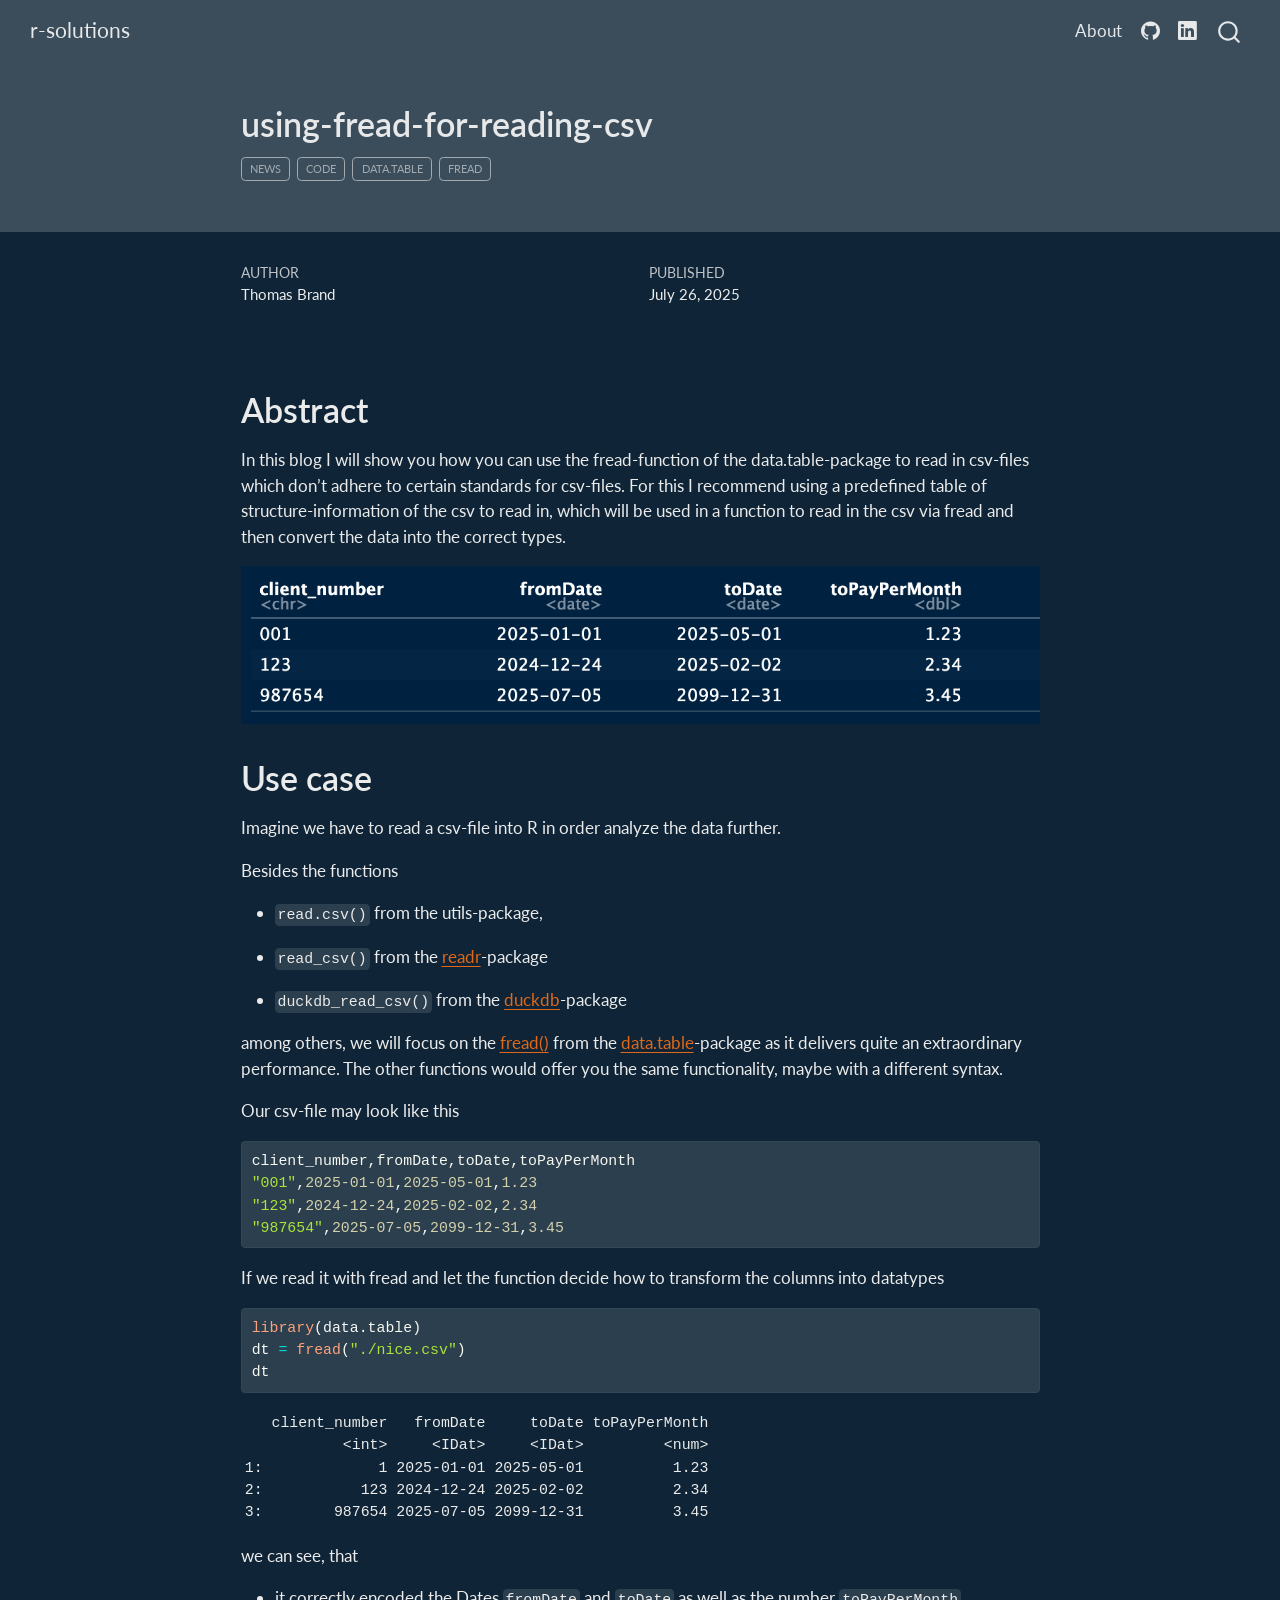
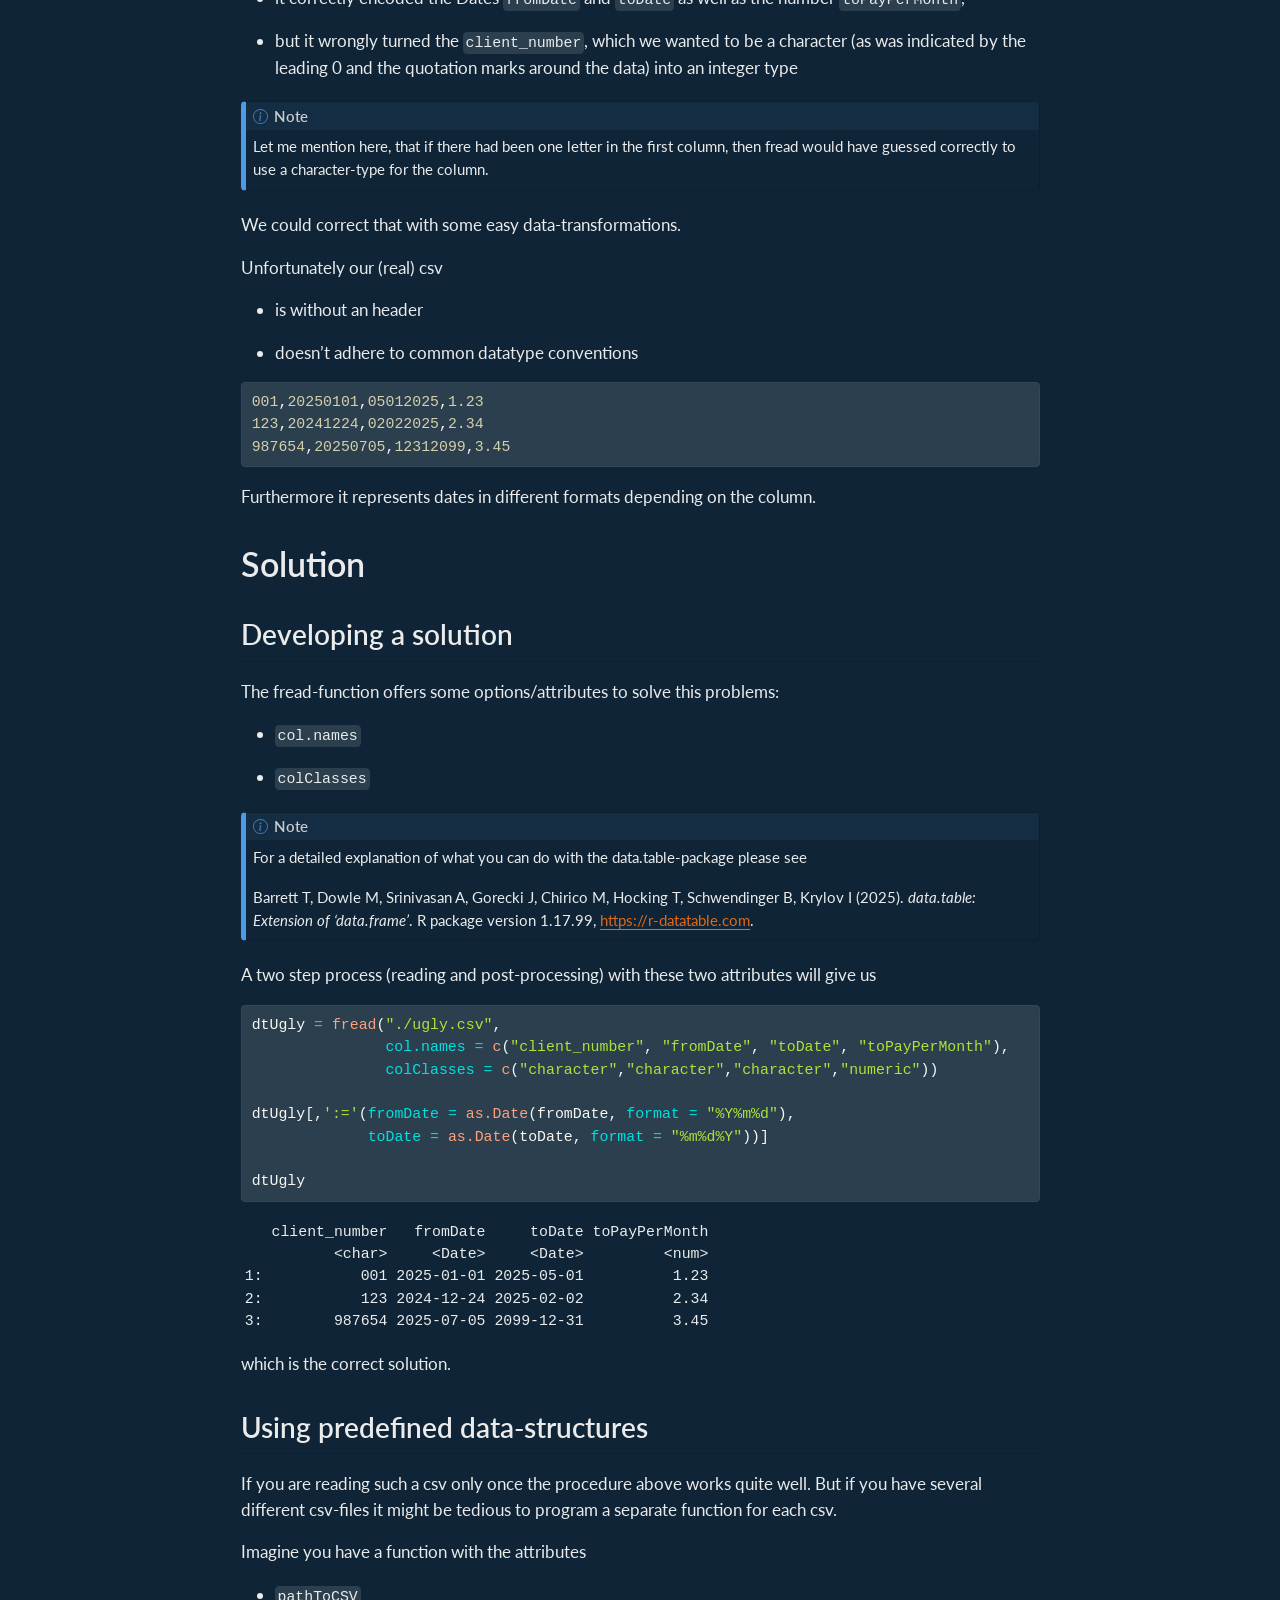
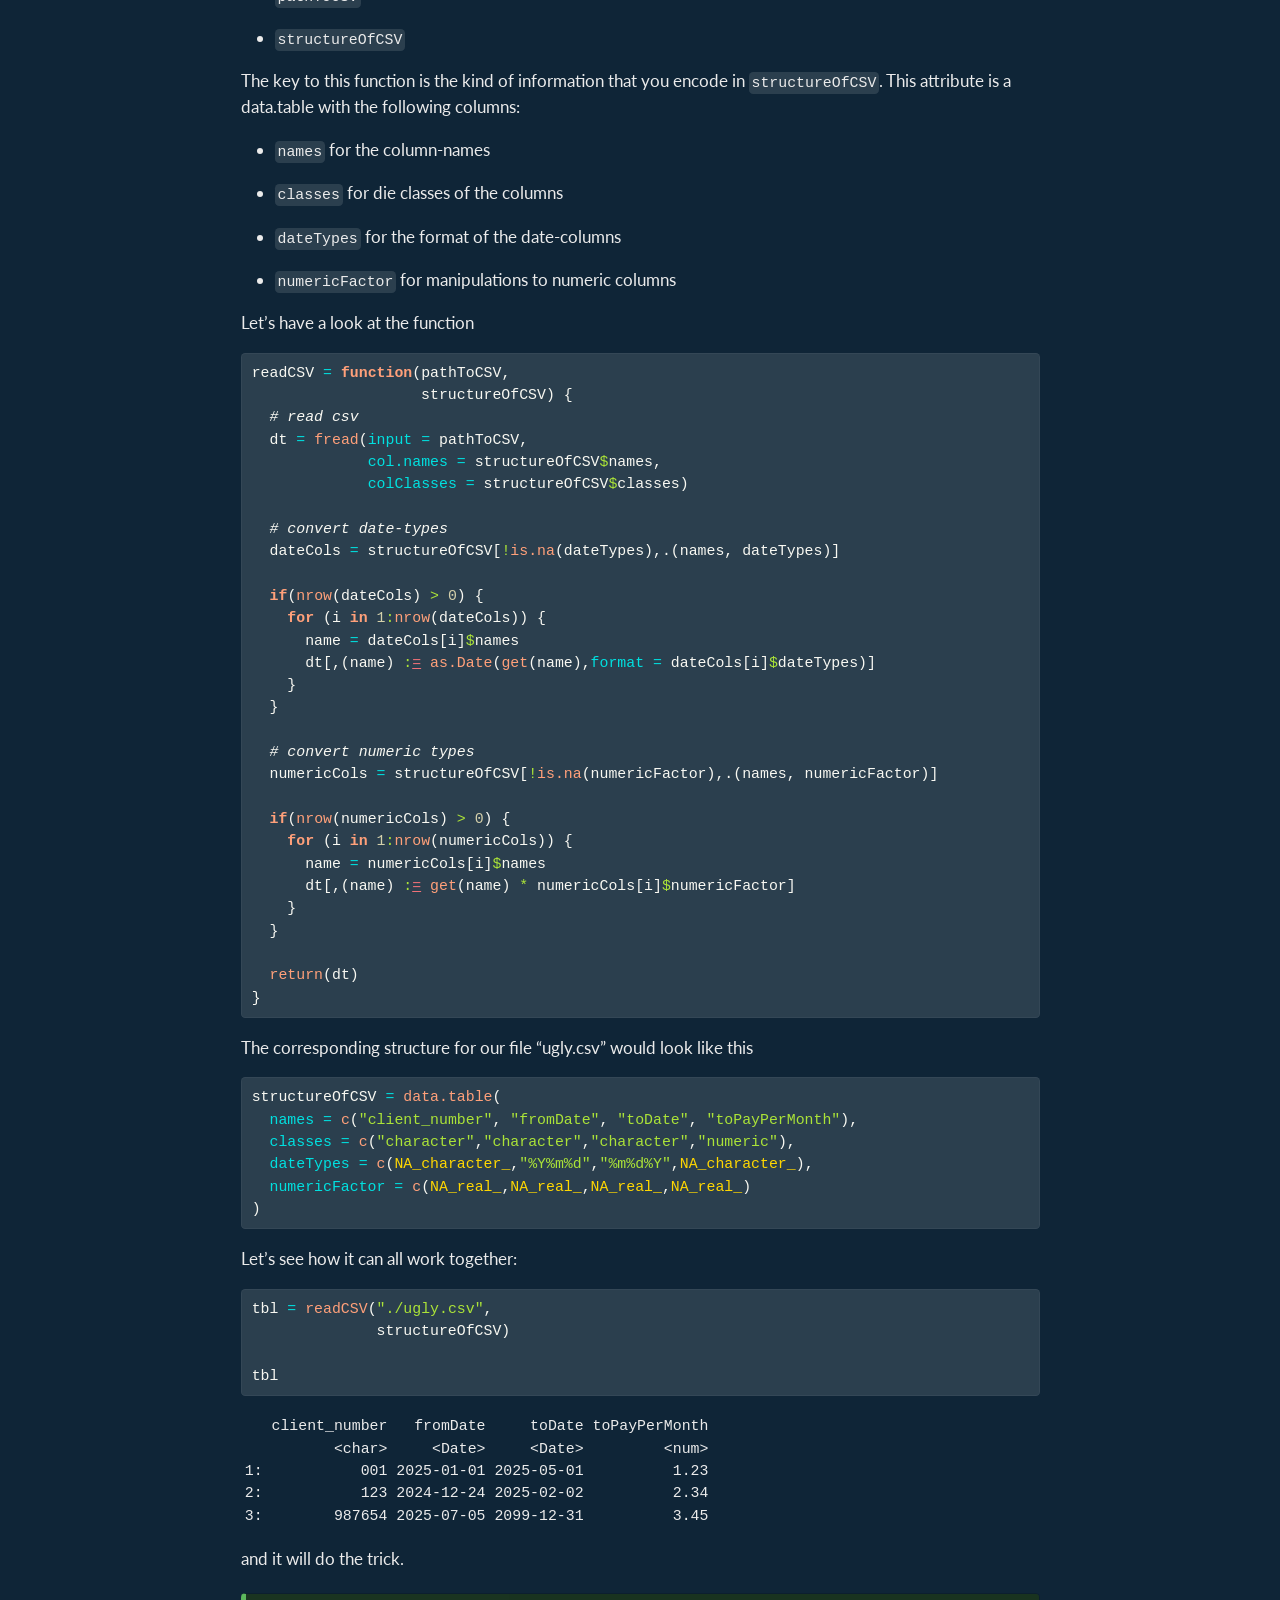
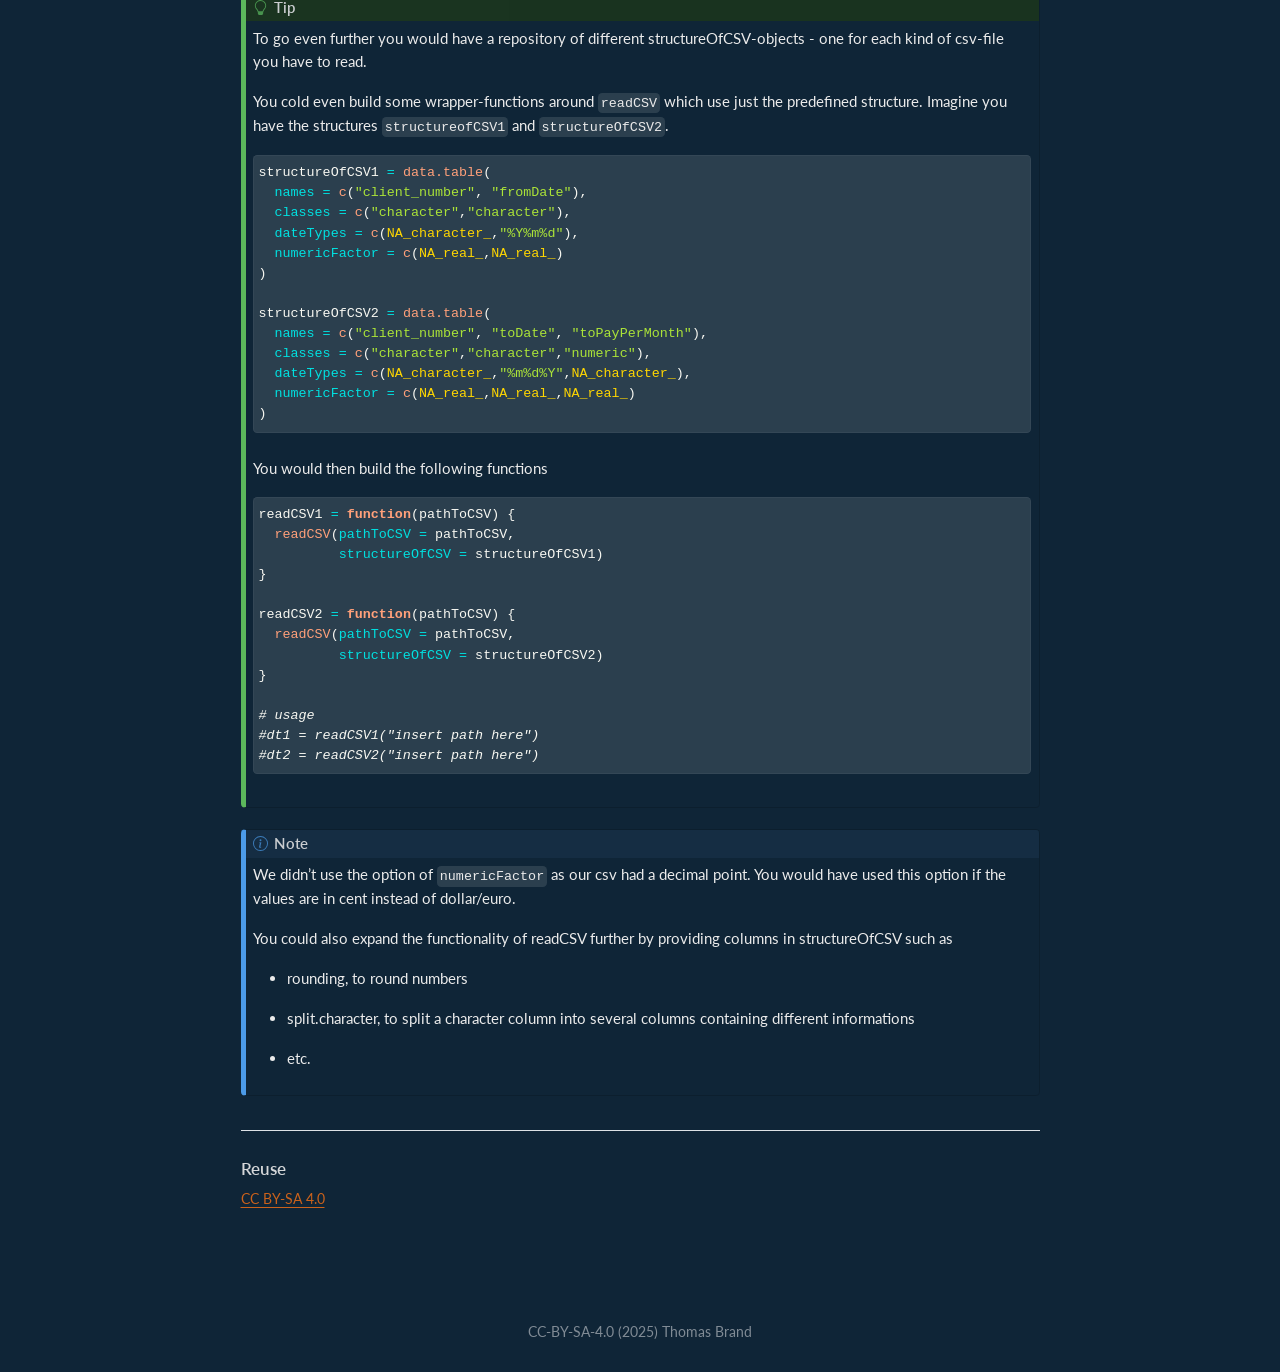
<file: docs/posts/using-fread-for-reading-csv/index.html>
<!DOCTYPE html>
<html xmlns="http://www.w3.org/1999/xhtml" lang="en" xml:lang="en"><head>

<meta charset="utf-8">
<meta name="generator" content="quarto-1.9.38">

<meta name="viewport" content="width=device-width, initial-scale=1.0, user-scalable=yes">

<meta name="author" content="Thomas Brand">
<meta name="dcterms.date" content="2025-07-26">

<title>using-fread-for-reading-csv – r-solutions</title>
<style>
/* Default styles provided by pandoc.
** See https://pandoc.org/MANUAL.html#variables-for-html for config info.
*/
code{white-space: pre-wrap;}
span.smallcaps{font-variant: small-caps;}
div.columns{display: flex; gap: min(4vw, 1.5em);}
div.column{flex: auto; overflow-x: auto;}
div.hanging-indent{margin-left: 1.5em; text-indent: -1.5em;}
ul.task-list{list-style: none;}
ul.task-list li input[type="checkbox"] {
  width: 0.8em;
  margin: 0 0.8em 0.2em -1em; /* quarto-specific, see https://github.com/quarto-dev/quarto-cli/issues/4556 */ 
  vertical-align: middle;
}
/* CSS for syntax highlighting */
html { -webkit-text-size-adjust: 100%; }
pre > code.sourceCode { white-space: pre; position: relative; }
pre > code.sourceCode > span { display: inline-block; line-height: 1.25; }
pre > code.sourceCode > span:empty { height: 1.2em; }
.sourceCode { overflow: visible; }
code.sourceCode > span { color: inherit; text-decoration: inherit; }
div.sourceCode { margin: 1em 0; }
pre.sourceCode { margin: 0; }
@media screen {
div.sourceCode { overflow: auto; }
}
@media print {
pre > code.sourceCode { white-space: pre-wrap; }
pre > code.sourceCode > span { text-indent: -5em; padding-left: 5em; }
}
pre.numberSource code
  { counter-reset: source-line 0; }
pre.numberSource code > span
  { position: relative; left: -4em; counter-increment: source-line; }
pre.numberSource code > span > a:first-child::before
  { content: counter(source-line);
    position: relative; left: -1em; text-align: right; vertical-align: baseline;
    border: none; display: inline-block;
    -webkit-touch-callout: none; -webkit-user-select: none;
    -khtml-user-select: none; -moz-user-select: none;
    -ms-user-select: none; user-select: none;
    padding: 0 4px; width: 4em;
  }
pre.numberSource { margin-left: 3em;  padding-left: 4px; }
div.sourceCode
  {   }
@media screen {
pre > code.sourceCode > span > a:first-child::before { text-decoration: underline; }
}
</style>


<script src="../../site_libs/quarto-nav/quarto-nav.js"></script>
<script src="../../site_libs/quarto-nav/headroom.min.js"></script>
<script src="../../site_libs/clipboard/clipboard.min.js"></script>
<script src="../../site_libs/quarto-search/autocomplete.umd.js"></script>
<script src="../../site_libs/quarto-search/fuse.min.js"></script>
<script src="../../site_libs/quarto-search/quarto-search.js"></script>
<meta name="quarto:offset" content="../../">
<script src="../../site_libs/quarto-html/quarto.js" type="module"></script>
<script src="../../site_libs/quarto-html/tabsets/tabsets.js" type="module"></script>
<script src="../../site_libs/quarto-html/popper.min.js"></script>
<script src="../../site_libs/quarto-html/tippy.umd.min.js"></script>
<script src="../../site_libs/quarto-html/anchor.min.js"></script>
<link href="../../site_libs/quarto-html/tippy.css" rel="stylesheet">
<link href="../../site_libs/quarto-html/quarto-syntax-highlighting-dark-0a6b7249c26820e032cb0bd839ff02b1.css" rel="stylesheet" id="quarto-text-highlighting-styles">
<script src="../../site_libs/bootstrap/bootstrap.min.js"></script>
<link href="../../site_libs/bootstrap/bootstrap-icons.css" rel="stylesheet">
<link href="../../site_libs/bootstrap/bootstrap-f452b10783ece9702d607fcf8de6a7fb.min.css" rel="stylesheet" append-hash="true" id="quarto-bootstrap" data-mode="dark">
<script id="quarto-search-options" type="application/json">{
  "location": "navbar",
  "copy-button": false,
  "collapse-after": 3,
  "panel-placement": "end",
  "type": "overlay",
  "limit": 50,
  "keyboard-shortcut": [
    "f",
    "/",
    "s"
  ],
  "show-item-context": false,
  "language": {
    "search-no-results-text": "No results",
    "search-matching-documents-text": "matching documents",
    "search-copy-link-title": "Copy link to search",
    "search-hide-matches-text": "Hide additional matches",
    "search-more-match-text": "more match in this document",
    "search-more-matches-text": "more matches in this document",
    "search-clear-button-title": "Clear",
    "search-text-placeholder": "",
    "search-detached-cancel-button-title": "Cancel",
    "search-submit-button-title": "Submit",
    "search-label": "Search"
  }
}</script>


<link rel="stylesheet" href="../../styles.css">
</head>

<body class="nav-fixed fullcontent quarto-light">

<div id="quarto-search-results"></div>
  <header id="quarto-header" class="headroom fixed-top quarto-banner">
    <nav class="navbar navbar-expand-lg " data-bs-theme="dark">
      <div class="navbar-container container-fluid">
      <div class="navbar-brand-container mx-auto">
    <a class="navbar-brand" href="../../index.html">
    <span class="navbar-title">r-solutions</span>
    </a>
  </div>
            <div id="quarto-search" class="" title="Search"></div>
          <button class="navbar-toggler" type="button" data-bs-toggle="collapse" data-bs-target="#navbarCollapse" aria-controls="navbarCollapse" role="menu" aria-expanded="false" aria-label="Toggle navigation" onclick="if (window.quartoToggleHeadroom) { window.quartoToggleHeadroom(); }">
  <span class="navbar-toggler-icon"></span>
</button>
          <div class="collapse navbar-collapse" id="navbarCollapse">
            <ul class="navbar-nav navbar-nav-scroll ms-auto">
  <li class="nav-item">
    <a class="nav-link" href="../../about.html"> 
<span class="menu-text">About</span></a>
  </li>  
  <li class="nav-item compact">
    <a class="nav-link" href="https://github.com/thomasbrand77"> <i class="bi bi-github" role="img">
</i> 
<span class="menu-text"></span></a>
  </li>  
  <li class="nav-item compact">
    <a class="nav-link" href="https://www.linkedin.com/in/thomas-brand-0b5324186/"> <i class="bi bi-linkedin" role="img">
</i> 
<span class="menu-text"></span></a>
  </li>  
</ul>
          </div> <!-- /navcollapse -->
            <div class="quarto-navbar-tools">
</div>
      </div> <!-- /container-fluid -->
    </nav>
</header>
<!-- content -->
<header id="title-block-header" class="quarto-title-block default page-columns page-full">
  <div class="quarto-title-banner page-columns page-full">
    <div class="quarto-title column-body">
      <h1 class="title">using-fread-for-reading-csv</h1>
                                <div class="quarto-categories">
                <div class="quarto-category">news</div>
                <div class="quarto-category">code</div>
                <div class="quarto-category">data.table</div>
                <div class="quarto-category">fread</div>
              </div>
                  </div>
  </div>
    
  
  <div class="quarto-title-meta">

      <div>
      <div class="quarto-title-meta-heading">Author</div>
      <div class="quarto-title-meta-contents">
               <p>Thomas Brand </p>
            </div>
    </div>
      
      <div>
      <div class="quarto-title-meta-heading">Published</div>
      <div class="quarto-title-meta-contents">
        <p class="date">July 26, 2025</p>
      </div>
    </div>
    
      
    </div>
    
  
  </header><div id="quarto-content" class="quarto-container page-columns page-rows-contents page-layout-article page-navbar">
<!-- sidebar -->
<!-- margin-sidebar -->
    
<!-- main -->
<main class="content quarto-banner-title-block" id="quarto-document-content">





<section id="abstract" class="level1">
<h1>Abstract</h1>
<p>In this blog I will show you how you can use the fread-function of the data.table-package to read in csv-files which don’t adhere to certain standards for csv-files. For this I recommend using a predefined table of structure-information of the csv to read in, which will be used in a function to read in the csv via fread and then convert the data into the correct types.</p>
<p><img src="picture.png" class="img-fluid"></p>
</section>
<section id="use-case" class="level1">
<h1>Use case</h1>
<p>Imagine we have to read a csv-file into R in order analyze the data further.</p>
<p>Besides the functions</p>
<ul>
<li><p><code>read.csv()</code> from the utils-package,</p></li>
<li><p><code>read_csv()</code> from the <a href="https://readr.tidyverse.org">readr</a>-package</p></li>
<li><p><code>duckdb_read_csv()</code> from the <a href="https://r.duckdb.org">duckdb</a>-package</p></li>
</ul>
<p>among others, we will focus on the <a href="https://rdatatable.gitlab.io/data.table/reference/fread.html">fread()</a> from the <a href="https://rdatatable.gitlab.io/data.table/index.html">data.table</a>-package as it delivers quite an extraordinary performance. The other functions would offer you the same functionality, maybe with a different syntax.</p>
<p>Our csv-file may look like this</p>
<div class="cell">
<div class="code-copy-outer-scaffold"><div class="sourceCode cell-code" id="cb1"><pre class="sourceCode r code-with-copy"><code class="sourceCode r"><span id="cb1-1"><a href="#cb1-1" aria-hidden="true" tabindex="-1"></a>client_number,fromDate,toDate,toPayPerMonth</span>
<span id="cb1-2"><a href="#cb1-2" aria-hidden="true" tabindex="-1"></a><span class="st">"001"</span>,<span class="dv">2025-01-01</span>,<span class="dv">2025-05-01</span>,<span class="fl">1.23</span></span>
<span id="cb1-3"><a href="#cb1-3" aria-hidden="true" tabindex="-1"></a><span class="st">"123"</span>,<span class="dv">2024-12-24</span>,<span class="dv">2025-02-02</span>,<span class="fl">2.34</span></span>
<span id="cb1-4"><a href="#cb1-4" aria-hidden="true" tabindex="-1"></a><span class="st">"987654"</span>,<span class="dv">2025-07-05</span>,<span class="dv">2099-12-31</span>,<span class="fl">3.45</span></span></code></pre></div><button title="Copy to Clipboard" class="code-copy-button"><i class="bi"></i></button></div>
</div>
<p>If we read it with fread and let the function decide how to transform the columns into datatypes</p>
<div class="cell">
<div class="code-copy-outer-scaffold"><div class="sourceCode cell-code" id="cb2"><pre class="sourceCode r code-with-copy"><code class="sourceCode r"><span id="cb2-1"><a href="#cb2-1" aria-hidden="true" tabindex="-1"></a><span class="fu">library</span>(data.table)</span>
<span id="cb2-2"><a href="#cb2-2" aria-hidden="true" tabindex="-1"></a>dt <span class="ot">=</span> <span class="fu">fread</span>(<span class="st">"./nice.csv"</span>)</span>
<span id="cb2-3"><a href="#cb2-3" aria-hidden="true" tabindex="-1"></a>dt</span></code></pre></div><button title="Copy to Clipboard" class="code-copy-button"><i class="bi"></i></button></div>
<div class="cell-output cell-output-stdout">
<pre><code>   client_number   fromDate     toDate toPayPerMonth
           &lt;int&gt;     &lt;IDat&gt;     &lt;IDat&gt;         &lt;num&gt;
1:             1 2025-01-01 2025-05-01          1.23
2:           123 2024-12-24 2025-02-02          2.34
3:        987654 2025-07-05 2099-12-31          3.45</code></pre>
</div>
</div>
<p>we can see, that</p>
<ul>
<li><p>it correctly encoded the Dates <code>fromDate</code> and <code>toDate</code> as well as the number <code>toPayPerMonth</code>,</p></li>
<li><p>but it wrongly turned the <code>client_number</code>, which we wanted to be a character (as was indicated by the leading 0 and the quotation marks around the data) into an integer type</p></li>
</ul>
<div class="callout callout-style-default callout-note callout-titled">
<div class="callout-header d-flex align-content-center">
<div class="callout-icon-container">
<i class="callout-icon"></i>
</div>
<div class="callout-title-container flex-fill">
Note
</div>
</div>
<div class="callout-body-container callout-body">
<p>Let me mention here, that if there had been one letter in the first column, then fread would have guessed correctly to use a character-type for the column.</p>
</div>
</div>
<p>We could correct that with some easy data-transformations.</p>
<p>Unfortunately our (real) csv</p>
<ul>
<li><p>is without an header</p></li>
<li><p>doesn’t adhere to common datatype conventions</p></li>
</ul>
<div class="cell">
<div class="code-copy-outer-scaffold"><div class="sourceCode cell-code" id="cb4"><pre class="sourceCode r code-with-copy"><code class="sourceCode r"><span id="cb4-1"><a href="#cb4-1" aria-hidden="true" tabindex="-1"></a><span class="dv">001</span>,<span class="dv">20250101</span>,<span class="dv">05012025</span>,<span class="fl">1.23</span></span>
<span id="cb4-2"><a href="#cb4-2" aria-hidden="true" tabindex="-1"></a><span class="dv">123</span>,<span class="dv">20241224</span>,<span class="dv">02022025</span>,<span class="fl">2.34</span></span>
<span id="cb4-3"><a href="#cb4-3" aria-hidden="true" tabindex="-1"></a><span class="dv">987654</span>,<span class="dv">20250705</span>,<span class="dv">12312099</span>,<span class="fl">3.45</span></span></code></pre></div><button title="Copy to Clipboard" class="code-copy-button"><i class="bi"></i></button></div>
</div>
<p>Furthermore it represents dates in different formats depending on the column.</p>
</section>
<section id="solution" class="level1">
<h1>Solution</h1>
<section id="developing-a-solution" class="level2">
<h2 class="anchored" data-anchor-id="developing-a-solution">Developing a solution</h2>
<p>The fread-function offers some options/attributes to solve this problems:</p>
<ul>
<li><p><code>col.names</code></p></li>
<li><p><code>colClasses</code></p></li>
</ul>
<div class="callout callout-style-default callout-note callout-titled">
<div class="callout-header d-flex align-content-center">
<div class="callout-icon-container">
<i class="callout-icon"></i>
</div>
<div class="callout-title-container flex-fill">
Note
</div>
</div>
<div class="callout-body-container callout-body">
<p>For a detailed explanation of what you can do with the data.table-package please see</p>
<p>Barrett T, Dowle M, Srinivasan A, Gorecki J, Chirico M, Hocking T, Schwendinger B, Krylov I (2025).&nbsp;<em>data.table: Extension of ‘data.frame’</em>. R package version 1.17.99,&nbsp;<a href="https://r-datatable.com/">https://r-datatable.com</a>.</p>
</div>
</div>
<p>A two step process (reading and post-processing) with these two attributes will give us</p>
<div class="cell">
<div class="code-copy-outer-scaffold"><div class="sourceCode cell-code" id="cb5"><pre class="sourceCode r code-with-copy"><code class="sourceCode r"><span id="cb5-1"><a href="#cb5-1" aria-hidden="true" tabindex="-1"></a>dtUgly <span class="ot">=</span> <span class="fu">fread</span>(<span class="st">"./ugly.csv"</span>,</span>
<span id="cb5-2"><a href="#cb5-2" aria-hidden="true" tabindex="-1"></a>               <span class="at">col.names =</span> <span class="fu">c</span>(<span class="st">"client_number"</span>, <span class="st">"fromDate"</span>, <span class="st">"toDate"</span>, <span class="st">"toPayPerMonth"</span>),</span>
<span id="cb5-3"><a href="#cb5-3" aria-hidden="true" tabindex="-1"></a>               <span class="at">colClasses =</span> <span class="fu">c</span>(<span class="st">"character"</span>,<span class="st">"character"</span>,<span class="st">"character"</span>,<span class="st">"numeric"</span>))</span>
<span id="cb5-4"><a href="#cb5-4" aria-hidden="true" tabindex="-1"></a></span>
<span id="cb5-5"><a href="#cb5-5" aria-hidden="true" tabindex="-1"></a>dtUgly[,<span class="st">':='</span>(<span class="at">fromDate =</span> <span class="fu">as.Date</span>(fromDate, <span class="at">format =</span> <span class="st">"%Y%m%d"</span>),</span>
<span id="cb5-6"><a href="#cb5-6" aria-hidden="true" tabindex="-1"></a>             <span class="at">toDate =</span> <span class="fu">as.Date</span>(toDate, <span class="at">format =</span> <span class="st">"%m%d%Y"</span>))]</span>
<span id="cb5-7"><a href="#cb5-7" aria-hidden="true" tabindex="-1"></a></span>
<span id="cb5-8"><a href="#cb5-8" aria-hidden="true" tabindex="-1"></a>dtUgly</span></code></pre></div><button title="Copy to Clipboard" class="code-copy-button"><i class="bi"></i></button></div>
<div class="cell-output cell-output-stdout">
<pre><code>   client_number   fromDate     toDate toPayPerMonth
          &lt;char&gt;     &lt;Date&gt;     &lt;Date&gt;         &lt;num&gt;
1:           001 2025-01-01 2025-05-01          1.23
2:           123 2024-12-24 2025-02-02          2.34
3:        987654 2025-07-05 2099-12-31          3.45</code></pre>
</div>
</div>
<p>which is the correct solution.</p>
</section>
<section id="using-predefined-data-structures" class="level2">
<h2 class="anchored" data-anchor-id="using-predefined-data-structures">Using predefined data-structures</h2>
<p>If you are reading such a csv only once the procedure above works quite well. But if you have several different csv-files it might be tedious to program a separate function for each csv.</p>
<p>Imagine you have a function with the attributes</p>
<ul>
<li><p><code>pathToCSV</code></p></li>
<li><p><code>structureOfCSV</code></p></li>
</ul>
<p>The key to this function is the kind of information that you encode in <code>structureOfCSV</code>. This attribute is a data.table with the following columns:</p>
<ul>
<li><p><code>names</code> for the column-names</p></li>
<li><p><code>classes</code> for die classes of the columns</p></li>
<li><p><code>dateTypes</code> for the format of the date-columns</p></li>
<li><p><code>numericFactor</code> for manipulations to numeric columns</p></li>
</ul>
<p>Let’s have a look at the function</p>
<div class="cell">
<div class="code-copy-outer-scaffold"><div class="sourceCode cell-code" id="cb7"><pre class="sourceCode r code-with-copy"><code class="sourceCode r"><span id="cb7-1"><a href="#cb7-1" aria-hidden="true" tabindex="-1"></a>readCSV <span class="ot">=</span> <span class="cf">function</span>(pathToCSV,</span>
<span id="cb7-2"><a href="#cb7-2" aria-hidden="true" tabindex="-1"></a>                   structureOfCSV) {</span>
<span id="cb7-3"><a href="#cb7-3" aria-hidden="true" tabindex="-1"></a>  <span class="co"># read csv</span></span>
<span id="cb7-4"><a href="#cb7-4" aria-hidden="true" tabindex="-1"></a>  dt <span class="ot">=</span> <span class="fu">fread</span>(<span class="at">input =</span> pathToCSV,</span>
<span id="cb7-5"><a href="#cb7-5" aria-hidden="true" tabindex="-1"></a>             <span class="at">col.names =</span> structureOfCSV<span class="sc">$</span>names,</span>
<span id="cb7-6"><a href="#cb7-6" aria-hidden="true" tabindex="-1"></a>             <span class="at">colClasses =</span> structureOfCSV<span class="sc">$</span>classes)</span>
<span id="cb7-7"><a href="#cb7-7" aria-hidden="true" tabindex="-1"></a>  </span>
<span id="cb7-8"><a href="#cb7-8" aria-hidden="true" tabindex="-1"></a>  <span class="co"># convert date-types</span></span>
<span id="cb7-9"><a href="#cb7-9" aria-hidden="true" tabindex="-1"></a>  dateCols <span class="ot">=</span> structureOfCSV[<span class="sc">!</span><span class="fu">is.na</span>(dateTypes),.(names, dateTypes)]</span>
<span id="cb7-10"><a href="#cb7-10" aria-hidden="true" tabindex="-1"></a>  </span>
<span id="cb7-11"><a href="#cb7-11" aria-hidden="true" tabindex="-1"></a>  <span class="cf">if</span>(<span class="fu">nrow</span>(dateCols) <span class="sc">&gt;</span> <span class="dv">0</span>) {</span>
<span id="cb7-12"><a href="#cb7-12" aria-hidden="true" tabindex="-1"></a>    <span class="cf">for</span> (i <span class="cf">in</span> <span class="dv">1</span><span class="sc">:</span><span class="fu">nrow</span>(dateCols)) {</span>
<span id="cb7-13"><a href="#cb7-13" aria-hidden="true" tabindex="-1"></a>      name <span class="ot">=</span> dateCols[i]<span class="sc">$</span>names</span>
<span id="cb7-14"><a href="#cb7-14" aria-hidden="true" tabindex="-1"></a>      dt[,(name) <span class="sc">:</span><span class="er">=</span> <span class="fu">as.Date</span>(<span class="fu">get</span>(name),<span class="at">format =</span> dateCols[i]<span class="sc">$</span>dateTypes)]</span>
<span id="cb7-15"><a href="#cb7-15" aria-hidden="true" tabindex="-1"></a>    }</span>
<span id="cb7-16"><a href="#cb7-16" aria-hidden="true" tabindex="-1"></a>  }</span>
<span id="cb7-17"><a href="#cb7-17" aria-hidden="true" tabindex="-1"></a>  </span>
<span id="cb7-18"><a href="#cb7-18" aria-hidden="true" tabindex="-1"></a>  <span class="co"># convert numeric types</span></span>
<span id="cb7-19"><a href="#cb7-19" aria-hidden="true" tabindex="-1"></a>  numericCols <span class="ot">=</span> structureOfCSV[<span class="sc">!</span><span class="fu">is.na</span>(numericFactor),.(names, numericFactor)]</span>
<span id="cb7-20"><a href="#cb7-20" aria-hidden="true" tabindex="-1"></a>  </span>
<span id="cb7-21"><a href="#cb7-21" aria-hidden="true" tabindex="-1"></a>  <span class="cf">if</span>(<span class="fu">nrow</span>(numericCols) <span class="sc">&gt;</span> <span class="dv">0</span>) {</span>
<span id="cb7-22"><a href="#cb7-22" aria-hidden="true" tabindex="-1"></a>    <span class="cf">for</span> (i <span class="cf">in</span> <span class="dv">1</span><span class="sc">:</span><span class="fu">nrow</span>(numericCols)) {</span>
<span id="cb7-23"><a href="#cb7-23" aria-hidden="true" tabindex="-1"></a>      name <span class="ot">=</span> numericCols[i]<span class="sc">$</span>names</span>
<span id="cb7-24"><a href="#cb7-24" aria-hidden="true" tabindex="-1"></a>      dt[,(name) <span class="sc">:</span><span class="er">=</span> <span class="fu">get</span>(name) <span class="sc">*</span> numericCols[i]<span class="sc">$</span>numericFactor]</span>
<span id="cb7-25"><a href="#cb7-25" aria-hidden="true" tabindex="-1"></a>    }</span>
<span id="cb7-26"><a href="#cb7-26" aria-hidden="true" tabindex="-1"></a>  }</span>
<span id="cb7-27"><a href="#cb7-27" aria-hidden="true" tabindex="-1"></a>  </span>
<span id="cb7-28"><a href="#cb7-28" aria-hidden="true" tabindex="-1"></a>  <span class="fu">return</span>(dt)</span>
<span id="cb7-29"><a href="#cb7-29" aria-hidden="true" tabindex="-1"></a>}</span></code></pre></div><button title="Copy to Clipboard" class="code-copy-button"><i class="bi"></i></button></div>
</div>
<p>The corresponding structure for our file “ugly.csv” would look like this</p>
<div class="cell">
<div class="code-copy-outer-scaffold"><div class="sourceCode cell-code" id="cb8"><pre class="sourceCode r code-with-copy"><code class="sourceCode r"><span id="cb8-1"><a href="#cb8-1" aria-hidden="true" tabindex="-1"></a>structureOfCSV <span class="ot">=</span> <span class="fu">data.table</span>(</span>
<span id="cb8-2"><a href="#cb8-2" aria-hidden="true" tabindex="-1"></a>  <span class="at">names =</span> <span class="fu">c</span>(<span class="st">"client_number"</span>, <span class="st">"fromDate"</span>, <span class="st">"toDate"</span>, <span class="st">"toPayPerMonth"</span>),</span>
<span id="cb8-3"><a href="#cb8-3" aria-hidden="true" tabindex="-1"></a>  <span class="at">classes =</span> <span class="fu">c</span>(<span class="st">"character"</span>,<span class="st">"character"</span>,<span class="st">"character"</span>,<span class="st">"numeric"</span>),</span>
<span id="cb8-4"><a href="#cb8-4" aria-hidden="true" tabindex="-1"></a>  <span class="at">dateTypes =</span> <span class="fu">c</span>(<span class="cn">NA_character_</span>,<span class="st">"%Y%m%d"</span>,<span class="st">"%m%d%Y"</span>,<span class="cn">NA_character_</span>),</span>
<span id="cb8-5"><a href="#cb8-5" aria-hidden="true" tabindex="-1"></a>  <span class="at">numericFactor =</span> <span class="fu">c</span>(<span class="cn">NA_real_</span>,<span class="cn">NA_real_</span>,<span class="cn">NA_real_</span>,<span class="cn">NA_real_</span>)</span>
<span id="cb8-6"><a href="#cb8-6" aria-hidden="true" tabindex="-1"></a>)</span></code></pre></div><button title="Copy to Clipboard" class="code-copy-button"><i class="bi"></i></button></div>
</div>
<p>Let’s see how it can all work together:</p>
<div class="cell">
<div class="code-copy-outer-scaffold"><div class="sourceCode cell-code" id="cb9"><pre class="sourceCode r code-with-copy"><code class="sourceCode r"><span id="cb9-1"><a href="#cb9-1" aria-hidden="true" tabindex="-1"></a>tbl <span class="ot">=</span> <span class="fu">readCSV</span>(<span class="st">"./ugly.csv"</span>,</span>
<span id="cb9-2"><a href="#cb9-2" aria-hidden="true" tabindex="-1"></a>              structureOfCSV)</span>
<span id="cb9-3"><a href="#cb9-3" aria-hidden="true" tabindex="-1"></a></span>
<span id="cb9-4"><a href="#cb9-4" aria-hidden="true" tabindex="-1"></a>tbl</span></code></pre></div><button title="Copy to Clipboard" class="code-copy-button"><i class="bi"></i></button></div>
<div class="cell-output cell-output-stdout">
<pre><code>   client_number   fromDate     toDate toPayPerMonth
          &lt;char&gt;     &lt;Date&gt;     &lt;Date&gt;         &lt;num&gt;
1:           001 2025-01-01 2025-05-01          1.23
2:           123 2024-12-24 2025-02-02          2.34
3:        987654 2025-07-05 2099-12-31          3.45</code></pre>
</div>
</div>
<p>and it will do the trick.</p>
<div class="callout callout-style-default callout-tip callout-titled">
<div class="callout-header d-flex align-content-center">
<div class="callout-icon-container">
<i class="callout-icon"></i>
</div>
<div class="callout-title-container flex-fill">
Tip
</div>
</div>
<div class="callout-body-container callout-body">
<p>To go even further you would have a repository of different structureOfCSV-objects - one for each kind of csv-file you have to read.</p>
<p>You cold even build some wrapper-functions around <code>readCSV</code> which use just the predefined structure. Imagine you have the structures <code>structureofCSV1</code> and <code>structureOfCSV2</code>.</p>
<div class="cell">
<div class="code-copy-outer-scaffold"><div class="sourceCode cell-code" id="cb11"><pre class="sourceCode r code-with-copy"><code class="sourceCode r"><span id="cb11-1"><a href="#cb11-1" aria-hidden="true" tabindex="-1"></a>structureOfCSV1 <span class="ot">=</span> <span class="fu">data.table</span>(</span>
<span id="cb11-2"><a href="#cb11-2" aria-hidden="true" tabindex="-1"></a>  <span class="at">names =</span> <span class="fu">c</span>(<span class="st">"client_number"</span>, <span class="st">"fromDate"</span>),</span>
<span id="cb11-3"><a href="#cb11-3" aria-hidden="true" tabindex="-1"></a>  <span class="at">classes =</span> <span class="fu">c</span>(<span class="st">"character"</span>,<span class="st">"character"</span>),</span>
<span id="cb11-4"><a href="#cb11-4" aria-hidden="true" tabindex="-1"></a>  <span class="at">dateTypes =</span> <span class="fu">c</span>(<span class="cn">NA_character_</span>,<span class="st">"%Y%m%d"</span>),</span>
<span id="cb11-5"><a href="#cb11-5" aria-hidden="true" tabindex="-1"></a>  <span class="at">numericFactor =</span> <span class="fu">c</span>(<span class="cn">NA_real_</span>,<span class="cn">NA_real_</span>)</span>
<span id="cb11-6"><a href="#cb11-6" aria-hidden="true" tabindex="-1"></a>)</span>
<span id="cb11-7"><a href="#cb11-7" aria-hidden="true" tabindex="-1"></a></span>
<span id="cb11-8"><a href="#cb11-8" aria-hidden="true" tabindex="-1"></a>structureOfCSV2 <span class="ot">=</span> <span class="fu">data.table</span>(</span>
<span id="cb11-9"><a href="#cb11-9" aria-hidden="true" tabindex="-1"></a>  <span class="at">names =</span> <span class="fu">c</span>(<span class="st">"client_number"</span>, <span class="st">"toDate"</span>, <span class="st">"toPayPerMonth"</span>),</span>
<span id="cb11-10"><a href="#cb11-10" aria-hidden="true" tabindex="-1"></a>  <span class="at">classes =</span> <span class="fu">c</span>(<span class="st">"character"</span>,<span class="st">"character"</span>,<span class="st">"numeric"</span>),</span>
<span id="cb11-11"><a href="#cb11-11" aria-hidden="true" tabindex="-1"></a>  <span class="at">dateTypes =</span> <span class="fu">c</span>(<span class="cn">NA_character_</span>,<span class="st">"%m%d%Y"</span>,<span class="cn">NA_character_</span>),</span>
<span id="cb11-12"><a href="#cb11-12" aria-hidden="true" tabindex="-1"></a>  <span class="at">numericFactor =</span> <span class="fu">c</span>(<span class="cn">NA_real_</span>,<span class="cn">NA_real_</span>,<span class="cn">NA_real_</span>)</span>
<span id="cb11-13"><a href="#cb11-13" aria-hidden="true" tabindex="-1"></a>)</span></code></pre></div><button title="Copy to Clipboard" class="code-copy-button"><i class="bi"></i></button></div>
</div>
<p>You would then build the following functions</p>
<div class="cell">
<div class="code-copy-outer-scaffold"><div class="sourceCode cell-code" id="cb12"><pre class="sourceCode r code-with-copy"><code class="sourceCode r"><span id="cb12-1"><a href="#cb12-1" aria-hidden="true" tabindex="-1"></a>readCSV1 <span class="ot">=</span> <span class="cf">function</span>(pathToCSV) {</span>
<span id="cb12-2"><a href="#cb12-2" aria-hidden="true" tabindex="-1"></a>  <span class="fu">readCSV</span>(<span class="at">pathToCSV =</span> pathToCSV,</span>
<span id="cb12-3"><a href="#cb12-3" aria-hidden="true" tabindex="-1"></a>          <span class="at">structureOfCSV =</span> structureOfCSV1)</span>
<span id="cb12-4"><a href="#cb12-4" aria-hidden="true" tabindex="-1"></a>}</span>
<span id="cb12-5"><a href="#cb12-5" aria-hidden="true" tabindex="-1"></a></span>
<span id="cb12-6"><a href="#cb12-6" aria-hidden="true" tabindex="-1"></a>readCSV2 <span class="ot">=</span> <span class="cf">function</span>(pathToCSV) {</span>
<span id="cb12-7"><a href="#cb12-7" aria-hidden="true" tabindex="-1"></a>  <span class="fu">readCSV</span>(<span class="at">pathToCSV =</span> pathToCSV,</span>
<span id="cb12-8"><a href="#cb12-8" aria-hidden="true" tabindex="-1"></a>          <span class="at">structureOfCSV =</span> structureOfCSV2)</span>
<span id="cb12-9"><a href="#cb12-9" aria-hidden="true" tabindex="-1"></a>}</span>
<span id="cb12-10"><a href="#cb12-10" aria-hidden="true" tabindex="-1"></a></span>
<span id="cb12-11"><a href="#cb12-11" aria-hidden="true" tabindex="-1"></a><span class="co"># usage</span></span>
<span id="cb12-12"><a href="#cb12-12" aria-hidden="true" tabindex="-1"></a><span class="co">#dt1 = readCSV1("insert path here")</span></span>
<span id="cb12-13"><a href="#cb12-13" aria-hidden="true" tabindex="-1"></a><span class="co">#dt2 = readCSV2("insert path here")</span></span></code></pre></div><button title="Copy to Clipboard" class="code-copy-button"><i class="bi"></i></button></div>
</div>
</div>
</div>
<div class="callout callout-style-default callout-note callout-titled">
<div class="callout-header d-flex align-content-center">
<div class="callout-icon-container">
<i class="callout-icon"></i>
</div>
<div class="callout-title-container flex-fill">
Note
</div>
</div>
<div class="callout-body-container callout-body">
<p>We didn’t use the option of <code>numericFactor</code> as our csv had a decimal point. You would have used this option if the values are in cent instead of dollar/euro.</p>
<p>You could also expand the functionality of readCSV further by providing columns in structureOfCSV such as</p>
<ul>
<li><p>rounding, to round numbers</p></li>
<li><p>split.character, to split a character column into several columns containing different informations</p></li>
<li><p>etc.</p></li>
</ul>
</div>
</div>


</section>
</section>

<div id="quarto-appendix" class="default"><section class="quarto-appendix-contents" id="quarto-reuse"><h2 class="anchored quarto-appendix-heading">Reuse</h2><div class="quarto-appendix-contents"><div><a rel="license" href="https://creativecommons.org/licenses/by-sa/4.0/">CC BY-SA 4.0</a></div></div></section></div></main> <!-- /main -->
<script id="quarto-html-after-body" type="application/javascript">
  window.document.addEventListener("DOMContentLoaded", function (event) {
    const icon = "";
    const anchorJS = new window.AnchorJS();
    anchorJS.options = {
      placement: 'right',
      icon: icon
    };
    anchorJS.add('.anchored');
    const isCodeAnnotation = (el) => {
      for (const clz of el.classList) {
        if (clz.startsWith('code-annotation-')) {                     
          return true;
        }
      }
      return false;
    }
    const onCopySuccess = function(e) {
      // button target
      const button = e.trigger;
      // don't keep focus
      button.blur();
      // flash "checked"
      button.classList.add('code-copy-button-checked');
      var currentTitle = button.getAttribute("title");
      button.setAttribute("title", "Copied!");
      let tooltip;
      if (window.bootstrap) {
        button.setAttribute("data-bs-toggle", "tooltip");
        button.setAttribute("data-bs-placement", "left");
        button.setAttribute("data-bs-title", "Copied!");
        tooltip = new bootstrap.Tooltip(button, 
          { trigger: "manual", 
            customClass: "code-copy-button-tooltip",
            offset: [0, -8]});
        tooltip.show();    
      }
      setTimeout(function() {
        if (tooltip) {
          tooltip.hide();
          button.removeAttribute("data-bs-title");
          button.removeAttribute("data-bs-toggle");
          button.removeAttribute("data-bs-placement");
        }
        button.setAttribute("title", currentTitle);
        button.classList.remove('code-copy-button-checked');
      }, 1000);
      // clear code selection
      e.clearSelection();
    }
    const getTextToCopy = function(trigger) {
      const outerScaffold = trigger.parentElement.cloneNode(true);
      const codeEl = outerScaffold.querySelector('code');
      for (const childEl of codeEl.children) {
        if (isCodeAnnotation(childEl)) {
          childEl.remove();
        }
      }
      return codeEl.innerText;
    }
    const clipboard = new window.ClipboardJS('.code-copy-button:not([data-in-quarto-modal])', {
      text: getTextToCopy
    });
    clipboard.on('success', onCopySuccess);
    if (window.document.getElementById('quarto-embedded-source-code-modal')) {
      const clipboardModal = new window.ClipboardJS('.code-copy-button[data-in-quarto-modal]', {
        text: getTextToCopy,
        container: window.document.getElementById('quarto-embedded-source-code-modal')
      });
      clipboardModal.on('success', onCopySuccess);
    }
      var localhostRegex = new RegExp(/^(?:http|https):\/\/localhost\:?[0-9]*\//);
      var mailtoRegex = new RegExp(/^mailto:/);
        var filterRegex = new RegExp('/' + window.location.host + '/');
      var isInternal = (href) => {
          return filterRegex.test(href) || localhostRegex.test(href) || mailtoRegex.test(href);
      }
      // Inspect non-navigation links and adorn them if external
     var links = window.document.querySelectorAll('a[href]:not(.nav-link):not(.navbar-brand):not(.toc-action):not(.sidebar-link):not(.sidebar-item-toggle):not(.pagination-link):not(.no-external):not([aria-hidden]):not(.dropdown-item):not(.quarto-navigation-tool):not(.about-link)');
      for (var i=0; i<links.length; i++) {
        const link = links[i];
        if (!isInternal(link.href)) {
          // undo the damage that might have been done by quarto-nav.js in the case of
          // links that we want to consider external
          if (link.dataset.originalHref !== undefined) {
            link.href = link.dataset.originalHref;
          }
        }
      }
    function tippyHover(el, contentFn, onTriggerFn, onUntriggerFn) {
      const config = {
        allowHTML: true,
        maxWidth: 500,
        delay: 100,
        arrow: false,
        appendTo: function(el) {
            return el.parentElement;
        },
        interactive: true,
        interactiveBorder: 10,
        theme: 'quarto',
        placement: 'bottom-start',
      };
      if (contentFn) {
        config.content = contentFn;
      }
      if (onTriggerFn) {
        config.onTrigger = onTriggerFn;
      }
      if (onUntriggerFn) {
        config.onUntrigger = onUntriggerFn;
      }
      window.tippy(el, config); 
    }
    const noterefs = window.document.querySelectorAll('a[role="doc-noteref"]');
    for (var i=0; i<noterefs.length; i++) {
      const ref = noterefs[i];
      tippyHover(ref, function() {
        // use id or data attribute instead here
        let href = ref.getAttribute('data-footnote-href') || ref.getAttribute('href');
        try { href = new URL(href).hash; } catch {}
        const id = href.replace(/^#\/?/, "");
        const note = window.document.getElementById(id);
        if (note) {
          return note.innerHTML;
        } else {
          return "";
        }
      });
    }
    const xrefs = window.document.querySelectorAll('a.quarto-xref');
    const processXRef = (id, note) => {
      // Strip column container classes
      const stripColumnClz = (el) => {
        el.classList.remove("page-full", "page-columns");
        if (el.children) {
          for (const child of el.children) {
            stripColumnClz(child);
          }
        }
      }
      stripColumnClz(note)
      if (id === null || id.startsWith('sec-')) {
        // Special case sections, only their first couple elements
        const container = document.createElement("div");
        if (note.children && note.children.length > 2) {
          container.appendChild(note.children[0].cloneNode(true));
          for (let i = 1; i < note.children.length; i++) {
            const child = note.children[i];
            if (child.tagName === "P" && child.innerText === "") {
              continue;
            } else {
              container.appendChild(child.cloneNode(true));
              break;
            }
          }
          if (window.Quarto?.typesetMath) {
            window.Quarto.typesetMath(container);
          }
          return container.innerHTML
        } else {
          if (window.Quarto?.typesetMath) {
            window.Quarto.typesetMath(note);
          }
          return note.innerHTML;
        }
      } else {
        // Remove any anchor links if they are present
        const anchorLink = note.querySelector('a.anchorjs-link');
        if (anchorLink) {
          anchorLink.remove();
        }
        if (window.Quarto?.typesetMath) {
          window.Quarto.typesetMath(note);
        }
        if (note.classList.contains("callout")) {
          return note.outerHTML;
        } else {
          return note.innerHTML;
        }
      }
    }
    for (var i=0; i<xrefs.length; i++) {
      const xref = xrefs[i];
      tippyHover(xref, undefined, function(instance) {
        instance.disable();
        let url = xref.getAttribute('href');
        let hash = undefined; 
        if (url.startsWith('#')) {
          hash = url;
        } else {
          try { hash = new URL(url).hash; } catch {}
        }
        if (hash) {
          const id = hash.replace(/^#\/?/, "");
          const note = window.document.getElementById(id);
          if (note !== null) {
            try {
              const html = processXRef(id, note.cloneNode(true));
              instance.setContent(html);
            } finally {
              instance.enable();
              instance.show();
            }
          } else {
            // See if we can fetch this
            fetch(url.split('#')[0])
            .then(res => res.text())
            .then(html => {
              const parser = new DOMParser();
              const htmlDoc = parser.parseFromString(html, "text/html");
              const note = htmlDoc.getElementById(id);
              if (note !== null) {
                const html = processXRef(id, note);
                instance.setContent(html);
              } 
            }).finally(() => {
              instance.enable();
              instance.show();
            });
          }
        } else {
          // See if we can fetch a full url (with no hash to target)
          // This is a special case and we should probably do some content thinning / targeting
          fetch(url)
          .then(res => res.text())
          .then(html => {
            const parser = new DOMParser();
            const htmlDoc = parser.parseFromString(html, "text/html");
            const note = htmlDoc.querySelector('main.content');
            if (note !== null) {
              // This should only happen for chapter cross references
              // (since there is no id in the URL)
              // remove the first header
              if (note.children.length > 0 && note.children[0].tagName === "HEADER") {
                note.children[0].remove();
              }
              const html = processXRef(null, note);
              instance.setContent(html);
            } 
          }).finally(() => {
            instance.enable();
            instance.show();
          });
        }
      }, function(instance) {
      });
    }
        let selectedAnnoteEl;
        const selectorForAnnotation = ( cell, annotation) => {
          let cellAttr = 'data-code-cell="' + cell + '"';
          let lineAttr = 'data-code-annotation="' +  annotation + '"';
          const selector = 'span[' + cellAttr + '][' + lineAttr + ']';
          return selector;
        }
        const selectCodeLines = (annoteEl) => {
          const doc = window.document;
          const targetCell = annoteEl.getAttribute("data-target-cell");
          const targetAnnotation = annoteEl.getAttribute("data-target-annotation");
          const annoteSpan = window.document.querySelector(selectorForAnnotation(targetCell, targetAnnotation));
          const lines = annoteSpan.getAttribute("data-code-lines").split(",");
          const lineIds = lines.map((line) => {
            return targetCell + "-" + line;
          })
          let top = null;
          let height = null;
          let parent = null;
          if (lineIds.length > 0) {
              //compute the position of the single el (top and bottom and make a div)
              const el = window.document.getElementById(lineIds[0]);
              top = el.offsetTop;
              height = el.offsetHeight;
              parent = el.parentElement.parentElement;
            if (lineIds.length > 1) {
              const lastEl = window.document.getElementById(lineIds[lineIds.length - 1]);
              const bottom = lastEl.offsetTop + lastEl.offsetHeight;
              height = bottom - top;
            }
            if (top !== null && height !== null && parent !== null) {
              // cook up a div (if necessary) and position it 
              let div = window.document.getElementById("code-annotation-line-highlight");
              if (div === null) {
                div = window.document.createElement("div");
                div.setAttribute("id", "code-annotation-line-highlight");
                div.style.position = 'absolute';
                parent.appendChild(div);
              }
              div.style.top = top - 2 + "px";
              div.style.height = height + 4 + "px";
              div.style.left = 0;
              let gutterDiv = window.document.getElementById("code-annotation-line-highlight-gutter");
              if (gutterDiv === null) {
                gutterDiv = window.document.createElement("div");
                gutterDiv.setAttribute("id", "code-annotation-line-highlight-gutter");
                gutterDiv.style.position = 'absolute';
                const codeCell = window.document.getElementById(targetCell);
                const gutter = codeCell.querySelector('.code-annotation-gutter');
                gutter.appendChild(gutterDiv);
              }
              gutterDiv.style.top = top - 2 + "px";
              gutterDiv.style.height = height + 4 + "px";
            }
            selectedAnnoteEl = annoteEl;
          }
        };
        const unselectCodeLines = () => {
          const elementsIds = ["code-annotation-line-highlight", "code-annotation-line-highlight-gutter"];
          elementsIds.forEach((elId) => {
            const div = window.document.getElementById(elId);
            if (div) {
              div.remove();
            }
          });
          selectedAnnoteEl = undefined;
        };
          // Handle positioning of the toggle
      window.addEventListener(
        "resize",
        throttle(() => {
          elRect = undefined;
          if (selectedAnnoteEl) {
            selectCodeLines(selectedAnnoteEl);
          }
        }, 10)
      );
      function throttle(fn, ms) {
      let throttle = false;
      let timer;
        return (...args) => {
          if(!throttle) { // first call gets through
              fn.apply(this, args);
              throttle = true;
          } else { // all the others get throttled
              if(timer) clearTimeout(timer); // cancel #2
              timer = setTimeout(() => {
                fn.apply(this, args);
                timer = throttle = false;
              }, ms);
          }
        };
      }
        // Attach click handler to the DT
        const annoteDls = window.document.querySelectorAll('dt[data-target-cell]');
        for (const annoteDlNode of annoteDls) {
          annoteDlNode.addEventListener('click', (event) => {
            const clickedEl = event.target;
            if (clickedEl !== selectedAnnoteEl) {
              unselectCodeLines();
              const activeEl = window.document.querySelector('dt[data-target-cell].code-annotation-active');
              if (activeEl) {
                activeEl.classList.remove('code-annotation-active');
              }
              selectCodeLines(clickedEl);
              clickedEl.classList.add('code-annotation-active');
            } else {
              // Unselect the line
              unselectCodeLines();
              clickedEl.classList.remove('code-annotation-active');
            }
          });
        }
    const findCites = (el) => {
      const parentEl = el.parentElement;
      if (parentEl) {
        const cites = parentEl.dataset.cites;
        if (cites) {
          return {
            el,
            cites: cites.split(' ')
          };
        } else {
          return findCites(el.parentElement)
        }
      } else {
        return undefined;
      }
    };
    var bibliorefs = window.document.querySelectorAll('a[role="doc-biblioref"]');
    for (var i=0; i<bibliorefs.length; i++) {
      const ref = bibliorefs[i];
      const citeInfo = findCites(ref);
      if (citeInfo) {
        tippyHover(citeInfo.el, function() {
          var popup = window.document.createElement('div');
          citeInfo.cites.forEach(function(cite) {
            var citeDiv = window.document.createElement('div');
            citeDiv.classList.add('hanging-indent');
            citeDiv.classList.add('csl-entry');
            var biblioDiv = window.document.getElementById('ref-' + cite);
            if (biblioDiv) {
              citeDiv.innerHTML = biblioDiv.innerHTML;
            }
            popup.appendChild(citeDiv);
          });
          return popup.innerHTML;
        });
      }
    }
  });
  </script>
</div> <!-- /content -->
<footer class="footer">
  <div class="nav-footer">
    <div class="nav-footer-left">
      &nbsp;
    </div>   
    <div class="nav-footer-center">
<p>CC-BY-SA-4.0 (2025) Thomas Brand</p>
</div>
    <div class="nav-footer-right">
      &nbsp;
    </div>
  </div>
</footer>




</body></html>
</file>
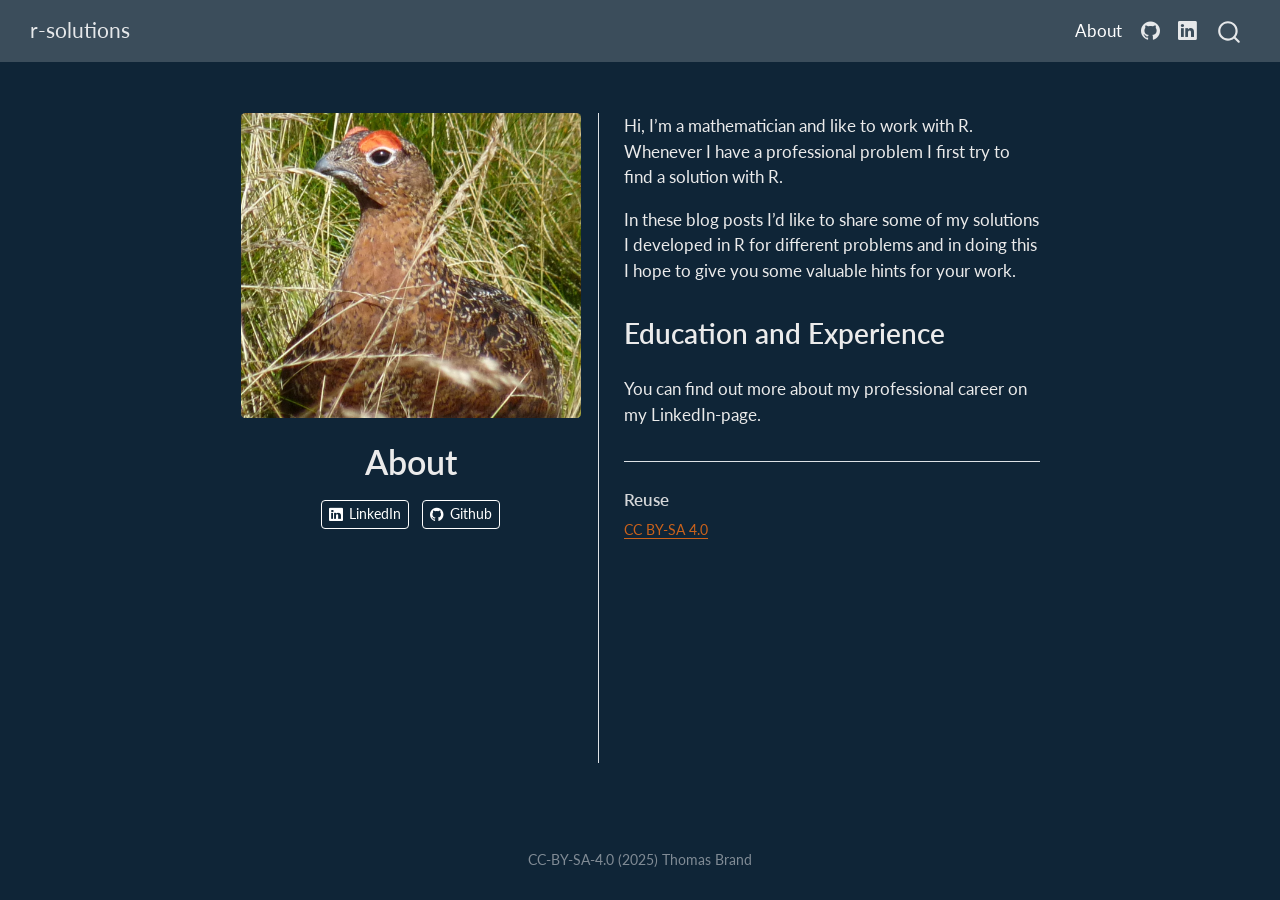
<file: docs/about.html>
<!DOCTYPE html>
<html xmlns="http://www.w3.org/1999/xhtml" lang="en" xml:lang="en"><head>

<meta charset="utf-8">
<meta name="generator" content="quarto-1.9.38">

<meta name="viewport" content="width=device-width, initial-scale=1.0, user-scalable=yes">


<title>About – r-solutions</title>
<style>
/* Default styles provided by pandoc.
** See https://pandoc.org/MANUAL.html#variables-for-html for config info.
*/
code{white-space: pre-wrap;}
span.smallcaps{font-variant: small-caps;}
div.columns{display: flex; gap: min(4vw, 1.5em);}
div.column{flex: auto; overflow-x: auto;}
div.hanging-indent{margin-left: 1.5em; text-indent: -1.5em;}
ul.task-list{list-style: none;}
ul.task-list li input[type="checkbox"] {
  width: 0.8em;
  margin: 0 0.8em 0.2em -1em; /* quarto-specific, see https://github.com/quarto-dev/quarto-cli/issues/4556 */ 
  vertical-align: middle;
}
</style>


<script src="site_libs/quarto-nav/quarto-nav.js"></script>
<script src="site_libs/quarto-nav/headroom.min.js"></script>
<script src="site_libs/clipboard/clipboard.min.js"></script>
<script src="site_libs/quarto-search/autocomplete.umd.js"></script>
<script src="site_libs/quarto-search/fuse.min.js"></script>
<script src="site_libs/quarto-search/quarto-search.js"></script>
<meta name="quarto:offset" content="./">
<script src="site_libs/quarto-html/quarto.js" type="module"></script>
<script src="site_libs/quarto-html/tabsets/tabsets.js" type="module"></script>
<script src="site_libs/quarto-html/popper.min.js"></script>
<script src="site_libs/quarto-html/tippy.umd.min.js"></script>
<link href="site_libs/quarto-html/tippy.css" rel="stylesheet">
<link href="site_libs/quarto-html/quarto-syntax-highlighting-dark-0a6b7249c26820e032cb0bd839ff02b1.css" rel="stylesheet" id="quarto-text-highlighting-styles">
<script src="site_libs/bootstrap/bootstrap.min.js"></script>
<link href="site_libs/bootstrap/bootstrap-icons.css" rel="stylesheet">
<link href="site_libs/bootstrap/bootstrap-f452b10783ece9702d607fcf8de6a7fb.min.css" rel="stylesheet" append-hash="true" id="quarto-bootstrap" data-mode="dark">
<script id="quarto-search-options" type="application/json">{
  "location": "navbar",
  "copy-button": false,
  "collapse-after": 3,
  "panel-placement": "end",
  "type": "overlay",
  "limit": 50,
  "keyboard-shortcut": [
    "f",
    "/",
    "s"
  ],
  "show-item-context": false,
  "language": {
    "search-no-results-text": "No results",
    "search-matching-documents-text": "matching documents",
    "search-copy-link-title": "Copy link to search",
    "search-hide-matches-text": "Hide additional matches",
    "search-more-match-text": "more match in this document",
    "search-more-matches-text": "more matches in this document",
    "search-clear-button-title": "Clear",
    "search-text-placeholder": "",
    "search-detached-cancel-button-title": "Cancel",
    "search-submit-button-title": "Submit",
    "search-label": "Search"
  }
}</script>


<link rel="stylesheet" href="styles.css">
</head>

<body class="nav-fixed fullcontent quarto-light">

<div id="quarto-search-results"></div>
  <header id="quarto-header" class="headroom fixed-top">
    <nav class="navbar navbar-expand-lg " data-bs-theme="dark">
      <div class="navbar-container container-fluid">
      <div class="navbar-brand-container mx-auto">
    <a class="navbar-brand" href="./index.html">
    <span class="navbar-title">r-solutions</span>
    </a>
  </div>
            <div id="quarto-search" class="" title="Search"></div>
          <button class="navbar-toggler" type="button" data-bs-toggle="collapse" data-bs-target="#navbarCollapse" aria-controls="navbarCollapse" role="menu" aria-expanded="false" aria-label="Toggle navigation" onclick="if (window.quartoToggleHeadroom) { window.quartoToggleHeadroom(); }">
  <span class="navbar-toggler-icon"></span>
</button>
          <div class="collapse navbar-collapse" id="navbarCollapse">
            <ul class="navbar-nav navbar-nav-scroll ms-auto">
  <li class="nav-item">
    <a class="nav-link active" href="./about.html" aria-current="page"> 
<span class="menu-text">About</span></a>
  </li>  
  <li class="nav-item compact">
    <a class="nav-link" href="https://github.com/thomasbrand77"> <i class="bi bi-github" role="img">
</i> 
<span class="menu-text"></span></a>
  </li>  
  <li class="nav-item compact">
    <a class="nav-link" href="https://www.linkedin.com/in/thomas-brand-0b5324186/"> <i class="bi bi-linkedin" role="img">
</i> 
<span class="menu-text"></span></a>
  </li>  
</ul>
          </div> <!-- /navcollapse -->
            <div class="quarto-navbar-tools">
</div>
      </div> <!-- /container-fluid -->
    </nav>
</header>
<!-- content -->
<div id="quarto-content" class="quarto-container page-columns page-rows-contents page-layout-article page-navbar">
<!-- sidebar -->
<!-- margin-sidebar -->
    
<!-- main -->
<div class="quarto-about-trestles">
  <div class="about-entity">
    <img src="profil.png" class="about-image
  rounded " style="width: 20em;">
<header id="title-block-header" class="quarto-title-block default">
<div class="quarto-title">
<h1 class="title">About</h1>
</div>
<div class="quarto-title-meta">
  </div>
</header>
    <div class="about-links">
  <a href="https://www.linkedin.com/in/thomas-brand-0b5324186/" class="about-link" rel="" target="">
    <i class="bi bi-linkedin"></i>
     <span class="about-link-text">LinkedIn</span>
  </a>
  <a href="https://github.com/thomasbrand77" class="about-link" rel="" target="">
    <i class="bi bi-github"></i>
     <span class="about-link-text">Github</span>
  </a>
</div>
  </div>
  <div class="about-contents"><main class="content" id="quarto-document-content">
<p>Hi, I’m a mathematician and like to work with R. Whenever I have a professional problem I first try to find a solution with R.</p>
<p>In these blog posts I’d like to share some of my solutions I developed in R for different problems and in doing this I hope to give you some valuable hints for your work.</p>
<section id="education-and-experience" class="level2">
<h2 data-anchor-id="education-and-experience">Education and Experience</h2>
<p>You can find out more about my professional career on my LinkedIn-page.</p>


</section>
<div id="quarto-appendix" class="default"><section class="quarto-appendix-contents" id="quarto-reuse"><h2 class="anchored quarto-appendix-heading">Reuse</h2><div class="quarto-appendix-contents"><div><a rel="license" href="https://creativecommons.org/licenses/by-sa/4.0/">CC BY-SA 4.0</a></div></div></section></div></main></div>
</div>
 <!-- /main -->
<script id="quarto-html-after-body" type="application/javascript">
  window.document.addEventListener("DOMContentLoaded", function (event) {
    const isCodeAnnotation = (el) => {
      for (const clz of el.classList) {
        if (clz.startsWith('code-annotation-')) {                     
          return true;
        }
      }
      return false;
    }
    const onCopySuccess = function(e) {
      // button target
      const button = e.trigger;
      // don't keep focus
      button.blur();
      // flash "checked"
      button.classList.add('code-copy-button-checked');
      var currentTitle = button.getAttribute("title");
      button.setAttribute("title", "Copied!");
      let tooltip;
      if (window.bootstrap) {
        button.setAttribute("data-bs-toggle", "tooltip");
        button.setAttribute("data-bs-placement", "left");
        button.setAttribute("data-bs-title", "Copied!");
        tooltip = new bootstrap.Tooltip(button, 
          { trigger: "manual", 
            customClass: "code-copy-button-tooltip",
            offset: [0, -8]});
        tooltip.show();    
      }
      setTimeout(function() {
        if (tooltip) {
          tooltip.hide();
          button.removeAttribute("data-bs-title");
          button.removeAttribute("data-bs-toggle");
          button.removeAttribute("data-bs-placement");
        }
        button.setAttribute("title", currentTitle);
        button.classList.remove('code-copy-button-checked');
      }, 1000);
      // clear code selection
      e.clearSelection();
    }
    const getTextToCopy = function(trigger) {
      const outerScaffold = trigger.parentElement.cloneNode(true);
      const codeEl = outerScaffold.querySelector('code');
      for (const childEl of codeEl.children) {
        if (isCodeAnnotation(childEl)) {
          childEl.remove();
        }
      }
      return codeEl.innerText;
    }
    const clipboard = new window.ClipboardJS('.code-copy-button:not([data-in-quarto-modal])', {
      text: getTextToCopy
    });
    clipboard.on('success', onCopySuccess);
    if (window.document.getElementById('quarto-embedded-source-code-modal')) {
      const clipboardModal = new window.ClipboardJS('.code-copy-button[data-in-quarto-modal]', {
        text: getTextToCopy,
        container: window.document.getElementById('quarto-embedded-source-code-modal')
      });
      clipboardModal.on('success', onCopySuccess);
    }
      var localhostRegex = new RegExp(/^(?:http|https):\/\/localhost\:?[0-9]*\//);
      var mailtoRegex = new RegExp(/^mailto:/);
        var filterRegex = new RegExp('/' + window.location.host + '/');
      var isInternal = (href) => {
          return filterRegex.test(href) || localhostRegex.test(href) || mailtoRegex.test(href);
      }
      // Inspect non-navigation links and adorn them if external
     var links = window.document.querySelectorAll('a[href]:not(.nav-link):not(.navbar-brand):not(.toc-action):not(.sidebar-link):not(.sidebar-item-toggle):not(.pagination-link):not(.no-external):not([aria-hidden]):not(.dropdown-item):not(.quarto-navigation-tool):not(.about-link)');
      for (var i=0; i<links.length; i++) {
        const link = links[i];
        if (!isInternal(link.href)) {
          // undo the damage that might have been done by quarto-nav.js in the case of
          // links that we want to consider external
          if (link.dataset.originalHref !== undefined) {
            link.href = link.dataset.originalHref;
          }
        }
      }
    function tippyHover(el, contentFn, onTriggerFn, onUntriggerFn) {
      const config = {
        allowHTML: true,
        maxWidth: 500,
        delay: 100,
        arrow: false,
        appendTo: function(el) {
            return el.parentElement;
        },
        interactive: true,
        interactiveBorder: 10,
        theme: 'quarto',
        placement: 'bottom-start',
      };
      if (contentFn) {
        config.content = contentFn;
      }
      if (onTriggerFn) {
        config.onTrigger = onTriggerFn;
      }
      if (onUntriggerFn) {
        config.onUntrigger = onUntriggerFn;
      }
      window.tippy(el, config); 
    }
    const noterefs = window.document.querySelectorAll('a[role="doc-noteref"]');
    for (var i=0; i<noterefs.length; i++) {
      const ref = noterefs[i];
      tippyHover(ref, function() {
        // use id or data attribute instead here
        let href = ref.getAttribute('data-footnote-href') || ref.getAttribute('href');
        try { href = new URL(href).hash; } catch {}
        const id = href.replace(/^#\/?/, "");
        const note = window.document.getElementById(id);
        if (note) {
          return note.innerHTML;
        } else {
          return "";
        }
      });
    }
    const xrefs = window.document.querySelectorAll('a.quarto-xref');
    const processXRef = (id, note) => {
      // Strip column container classes
      const stripColumnClz = (el) => {
        el.classList.remove("page-full", "page-columns");
        if (el.children) {
          for (const child of el.children) {
            stripColumnClz(child);
          }
        }
      }
      stripColumnClz(note)
      if (id === null || id.startsWith('sec-')) {
        // Special case sections, only their first couple elements
        const container = document.createElement("div");
        if (note.children && note.children.length > 2) {
          container.appendChild(note.children[0].cloneNode(true));
          for (let i = 1; i < note.children.length; i++) {
            const child = note.children[i];
            if (child.tagName === "P" && child.innerText === "") {
              continue;
            } else {
              container.appendChild(child.cloneNode(true));
              break;
            }
          }
          if (window.Quarto?.typesetMath) {
            window.Quarto.typesetMath(container);
          }
          return container.innerHTML
        } else {
          if (window.Quarto?.typesetMath) {
            window.Quarto.typesetMath(note);
          }
          return note.innerHTML;
        }
      } else {
        // Remove any anchor links if they are present
        const anchorLink = note.querySelector('a.anchorjs-link');
        if (anchorLink) {
          anchorLink.remove();
        }
        if (window.Quarto?.typesetMath) {
          window.Quarto.typesetMath(note);
        }
        if (note.classList.contains("callout")) {
          return note.outerHTML;
        } else {
          return note.innerHTML;
        }
      }
    }
    for (var i=0; i<xrefs.length; i++) {
      const xref = xrefs[i];
      tippyHover(xref, undefined, function(instance) {
        instance.disable();
        let url = xref.getAttribute('href');
        let hash = undefined; 
        if (url.startsWith('#')) {
          hash = url;
        } else {
          try { hash = new URL(url).hash; } catch {}
        }
        if (hash) {
          const id = hash.replace(/^#\/?/, "");
          const note = window.document.getElementById(id);
          if (note !== null) {
            try {
              const html = processXRef(id, note.cloneNode(true));
              instance.setContent(html);
            } finally {
              instance.enable();
              instance.show();
            }
          } else {
            // See if we can fetch this
            fetch(url.split('#')[0])
            .then(res => res.text())
            .then(html => {
              const parser = new DOMParser();
              const htmlDoc = parser.parseFromString(html, "text/html");
              const note = htmlDoc.getElementById(id);
              if (note !== null) {
                const html = processXRef(id, note);
                instance.setContent(html);
              } 
            }).finally(() => {
              instance.enable();
              instance.show();
            });
          }
        } else {
          // See if we can fetch a full url (with no hash to target)
          // This is a special case and we should probably do some content thinning / targeting
          fetch(url)
          .then(res => res.text())
          .then(html => {
            const parser = new DOMParser();
            const htmlDoc = parser.parseFromString(html, "text/html");
            const note = htmlDoc.querySelector('main.content');
            if (note !== null) {
              // This should only happen for chapter cross references
              // (since there is no id in the URL)
              // remove the first header
              if (note.children.length > 0 && note.children[0].tagName === "HEADER") {
                note.children[0].remove();
              }
              const html = processXRef(null, note);
              instance.setContent(html);
            } 
          }).finally(() => {
            instance.enable();
            instance.show();
          });
        }
      }, function(instance) {
      });
    }
        let selectedAnnoteEl;
        const selectorForAnnotation = ( cell, annotation) => {
          let cellAttr = 'data-code-cell="' + cell + '"';
          let lineAttr = 'data-code-annotation="' +  annotation + '"';
          const selector = 'span[' + cellAttr + '][' + lineAttr + ']';
          return selector;
        }
        const selectCodeLines = (annoteEl) => {
          const doc = window.document;
          const targetCell = annoteEl.getAttribute("data-target-cell");
          const targetAnnotation = annoteEl.getAttribute("data-target-annotation");
          const annoteSpan = window.document.querySelector(selectorForAnnotation(targetCell, targetAnnotation));
          const lines = annoteSpan.getAttribute("data-code-lines").split(",");
          const lineIds = lines.map((line) => {
            return targetCell + "-" + line;
          })
          let top = null;
          let height = null;
          let parent = null;
          if (lineIds.length > 0) {
              //compute the position of the single el (top and bottom and make a div)
              const el = window.document.getElementById(lineIds[0]);
              top = el.offsetTop;
              height = el.offsetHeight;
              parent = el.parentElement.parentElement;
            if (lineIds.length > 1) {
              const lastEl = window.document.getElementById(lineIds[lineIds.length - 1]);
              const bottom = lastEl.offsetTop + lastEl.offsetHeight;
              height = bottom - top;
            }
            if (top !== null && height !== null && parent !== null) {
              // cook up a div (if necessary) and position it 
              let div = window.document.getElementById("code-annotation-line-highlight");
              if (div === null) {
                div = window.document.createElement("div");
                div.setAttribute("id", "code-annotation-line-highlight");
                div.style.position = 'absolute';
                parent.appendChild(div);
              }
              div.style.top = top - 2 + "px";
              div.style.height = height + 4 + "px";
              div.style.left = 0;
              let gutterDiv = window.document.getElementById("code-annotation-line-highlight-gutter");
              if (gutterDiv === null) {
                gutterDiv = window.document.createElement("div");
                gutterDiv.setAttribute("id", "code-annotation-line-highlight-gutter");
                gutterDiv.style.position = 'absolute';
                const codeCell = window.document.getElementById(targetCell);
                const gutter = codeCell.querySelector('.code-annotation-gutter');
                gutter.appendChild(gutterDiv);
              }
              gutterDiv.style.top = top - 2 + "px";
              gutterDiv.style.height = height + 4 + "px";
            }
            selectedAnnoteEl = annoteEl;
          }
        };
        const unselectCodeLines = () => {
          const elementsIds = ["code-annotation-line-highlight", "code-annotation-line-highlight-gutter"];
          elementsIds.forEach((elId) => {
            const div = window.document.getElementById(elId);
            if (div) {
              div.remove();
            }
          });
          selectedAnnoteEl = undefined;
        };
          // Handle positioning of the toggle
      window.addEventListener(
        "resize",
        throttle(() => {
          elRect = undefined;
          if (selectedAnnoteEl) {
            selectCodeLines(selectedAnnoteEl);
          }
        }, 10)
      );
      function throttle(fn, ms) {
      let throttle = false;
      let timer;
        return (...args) => {
          if(!throttle) { // first call gets through
              fn.apply(this, args);
              throttle = true;
          } else { // all the others get throttled
              if(timer) clearTimeout(timer); // cancel #2
              timer = setTimeout(() => {
                fn.apply(this, args);
                timer = throttle = false;
              }, ms);
          }
        };
      }
        // Attach click handler to the DT
        const annoteDls = window.document.querySelectorAll('dt[data-target-cell]');
        for (const annoteDlNode of annoteDls) {
          annoteDlNode.addEventListener('click', (event) => {
            const clickedEl = event.target;
            if (clickedEl !== selectedAnnoteEl) {
              unselectCodeLines();
              const activeEl = window.document.querySelector('dt[data-target-cell].code-annotation-active');
              if (activeEl) {
                activeEl.classList.remove('code-annotation-active');
              }
              selectCodeLines(clickedEl);
              clickedEl.classList.add('code-annotation-active');
            } else {
              // Unselect the line
              unselectCodeLines();
              clickedEl.classList.remove('code-annotation-active');
            }
          });
        }
    const findCites = (el) => {
      const parentEl = el.parentElement;
      if (parentEl) {
        const cites = parentEl.dataset.cites;
        if (cites) {
          return {
            el,
            cites: cites.split(' ')
          };
        } else {
          return findCites(el.parentElement)
        }
      } else {
        return undefined;
      }
    };
    var bibliorefs = window.document.querySelectorAll('a[role="doc-biblioref"]');
    for (var i=0; i<bibliorefs.length; i++) {
      const ref = bibliorefs[i];
      const citeInfo = findCites(ref);
      if (citeInfo) {
        tippyHover(citeInfo.el, function() {
          var popup = window.document.createElement('div');
          citeInfo.cites.forEach(function(cite) {
            var citeDiv = window.document.createElement('div');
            citeDiv.classList.add('hanging-indent');
            citeDiv.classList.add('csl-entry');
            var biblioDiv = window.document.getElementById('ref-' + cite);
            if (biblioDiv) {
              citeDiv.innerHTML = biblioDiv.innerHTML;
            }
            popup.appendChild(citeDiv);
          });
          return popup.innerHTML;
        });
      }
    }
  });
  </script>
</div> <!-- /content -->
<footer class="footer">
  <div class="nav-footer">
    <div class="nav-footer-left">
      &nbsp;
    </div>   
    <div class="nav-footer-center">
<p>CC-BY-SA-4.0 (2025) Thomas Brand</p>
</div>
    <div class="nav-footer-right">
      &nbsp;
    </div>
  </div>
</footer>




</body></html>
</file>
<file: docs/site_libs/quarto-html/tippy.css>
.tippy-box[data-animation=fade][data-state=hidden]{opacity:0}[data-tippy-root]{max-width:calc(100vw - 10px)}.tippy-box{position:relative;background-color:#333;color:#fff;border-radius:4px;font-size:14px;line-height:1.4;white-space:normal;outline:0;transition-property:transform,visibility,opacity}.tippy-box[data-placement^=top]>.tippy-arrow{bottom:0}.tippy-box[data-placement^=top]>.tippy-arrow:before{bottom:-7px;left:0;border-width:8px 8px 0;border-top-color:initial;transform-origin:center top}.tippy-box[data-placement^=bottom]>.tippy-arrow{top:0}.tippy-box[data-placement^=bottom]>.tippy-arrow:before{top:-7px;left:0;border-width:0 8px 8px;border-bottom-color:initial;transform-origin:center bottom}.tippy-box[data-placement^=left]>.tippy-arrow{right:0}.tippy-box[data-placement^=left]>.tippy-arrow:before{border-width:8px 0 8px 8px;border-left-color:initial;right:-7px;transform-origin:center left}.tippy-box[data-placement^=right]>.tippy-arrow{left:0}.tippy-box[data-placement^=right]>.tippy-arrow:before{left:-7px;border-width:8px 8px 8px 0;border-right-color:initial;transform-origin:center right}.tippy-box[data-inertia][data-state=visible]{transition-timing-function:cubic-bezier(.54,1.5,.38,1.11)}.tippy-arrow{width:16px;height:16px;color:#333}.tippy-arrow:before{content:"";position:absolute;border-color:transparent;border-style:solid}.tippy-content{position:relative;padding:5px 9px;z-index:1}
</file>
<file: docs/site_libs/quarto-html/quarto-syntax-highlighting-dark-0a6b7249c26820e032cb0bd839ff02b1.css>
/* quarto syntax highlight colors */
:root {
  --quarto-hl-al-color: #f07178;
  --quarto-hl-an-color: #d4d0ab;
  --quarto-hl-at-color: #00e0e0;
  --quarto-hl-bn-color: #d4d0ab;
  --quarto-hl-bu-color: #abe338;
  --quarto-hl-ch-color: #abe338;
  --quarto-hl-co-color: #f8f8f2;
  --quarto-hl-cv-color: #ffd700;
  --quarto-hl-cn-color: #ffd700;
  --quarto-hl-cf-color: #ffa07a;
  --quarto-hl-dt-color: #ffa07a;
  --quarto-hl-dv-color: #d4d0ab;
  --quarto-hl-do-color: #f8f8f2;
  --quarto-hl-er-color: #f07178;
  --quarto-hl-ex-color: #00e0e0;
  --quarto-hl-fl-color: #d4d0ab;
  --quarto-hl-fu-color: #ffa07a;
  --quarto-hl-im-color: #abe338;
  --quarto-hl-in-color: #d4d0ab;
  --quarto-hl-kw-color: #ffa07a;
  --quarto-hl-op-color: #ffa07a;
  --quarto-hl-ot-color: #00e0e0;
  --quarto-hl-pp-color: #dcc6e0;
  --quarto-hl-re-color: #00e0e0;
  --quarto-hl-sc-color: #abe338;
  --quarto-hl-ss-color: #abe338;
  --quarto-hl-st-color: #abe338;
  --quarto-hl-va-color: #00e0e0;
  --quarto-hl-vs-color: #abe338;
  --quarto-hl-wa-color: #dcc6e0;
}

/* other quarto variables */
:root {
  --quarto-font-monospace: SFMono-Regular, Menlo, Monaco, Consolas, "Liberation Mono", "Courier New", monospace;
}

/* syntax highlight based on Pandoc's rules */
pre > code.sourceCode > span {
  color: #f8f8f2;
}

code.sourceCode > span {
  color: #f8f8f2;
}

div.sourceCode,
div.sourceCode pre.sourceCode {
  color: #f8f8f2;
}

/* Normal */
code span {
  color: #f8f8f2;
}

/* Alert */
code span.al {
  color: #f07178;
}

/* Annotation */
code span.an {
  color: #d4d0ab;
}

/* Attribute */
code span.at {
  color: #00e0e0;
}

/* BaseN */
code span.bn {
  color: #d4d0ab;
}

/* BuiltIn */
code span.bu {
  color: #abe338;
}

/* ControlFlow */
code span.cf {
  font-weight: bold;
  color: #ffa07a;
}

/* Char */
code span.ch {
  color: #abe338;
}

/* Constant */
code span.cn {
  color: #ffd700;
}

/* Comment */
code span.co {
  font-style: italic;
  color: #f8f8f2;
}

/* CommentVar */
code span.cv {
  color: #ffd700;
}

/* Documentation */
code span.do {
  color: #f8f8f2;
}

/* DataType */
code span.dt {
  color: #ffa07a;
}

/* DecVal */
code span.dv {
  color: #d4d0ab;
}

/* Error */
code span.er {
  color: #f07178;
  text-decoration: underline;
}

/* Extension */
code span.ex {
  font-weight: bold;
  color: #00e0e0;
}

/* Float */
code span.fl {
  color: #d4d0ab;
}

/* Function */
code span.fu {
  color: #ffa07a;
}

/* Import */
code span.im {
  color: #abe338;
}

/* Information */
code span.in {
  color: #d4d0ab;
}

/* Keyword */
code span.kw {
  font-weight: bold;
  color: #ffa07a;
}

/* Operator */
code span.op {
  color: #ffa07a;
}

/* Other */
code span.ot {
  color: #00e0e0;
}

/* Preprocessor */
code span.pp {
  color: #dcc6e0;
}

/* RegionMarker */
code span.re {
  background-color: #f8f8f2;
  color: #00e0e0;
}

/* SpecialChar */
code span.sc {
  color: #abe338;
}

/* SpecialString */
code span.ss {
  color: #abe338;
}

/* String */
code span.st {
  color: #abe338;
}

/* Variable */
code span.va {
  color: #00e0e0;
}

/* VerbatimString */
code span.vs {
  color: #abe338;
}

/* Warning */
code span.wa {
  color: #dcc6e0;
}

.prevent-inlining {
  content: "</";
}

/*# sourceMappingURL=175367c052bafc98bd680af3479823f0.css.map */
</file>
<file: docs/styles.css>
/* css styles */
</file>
